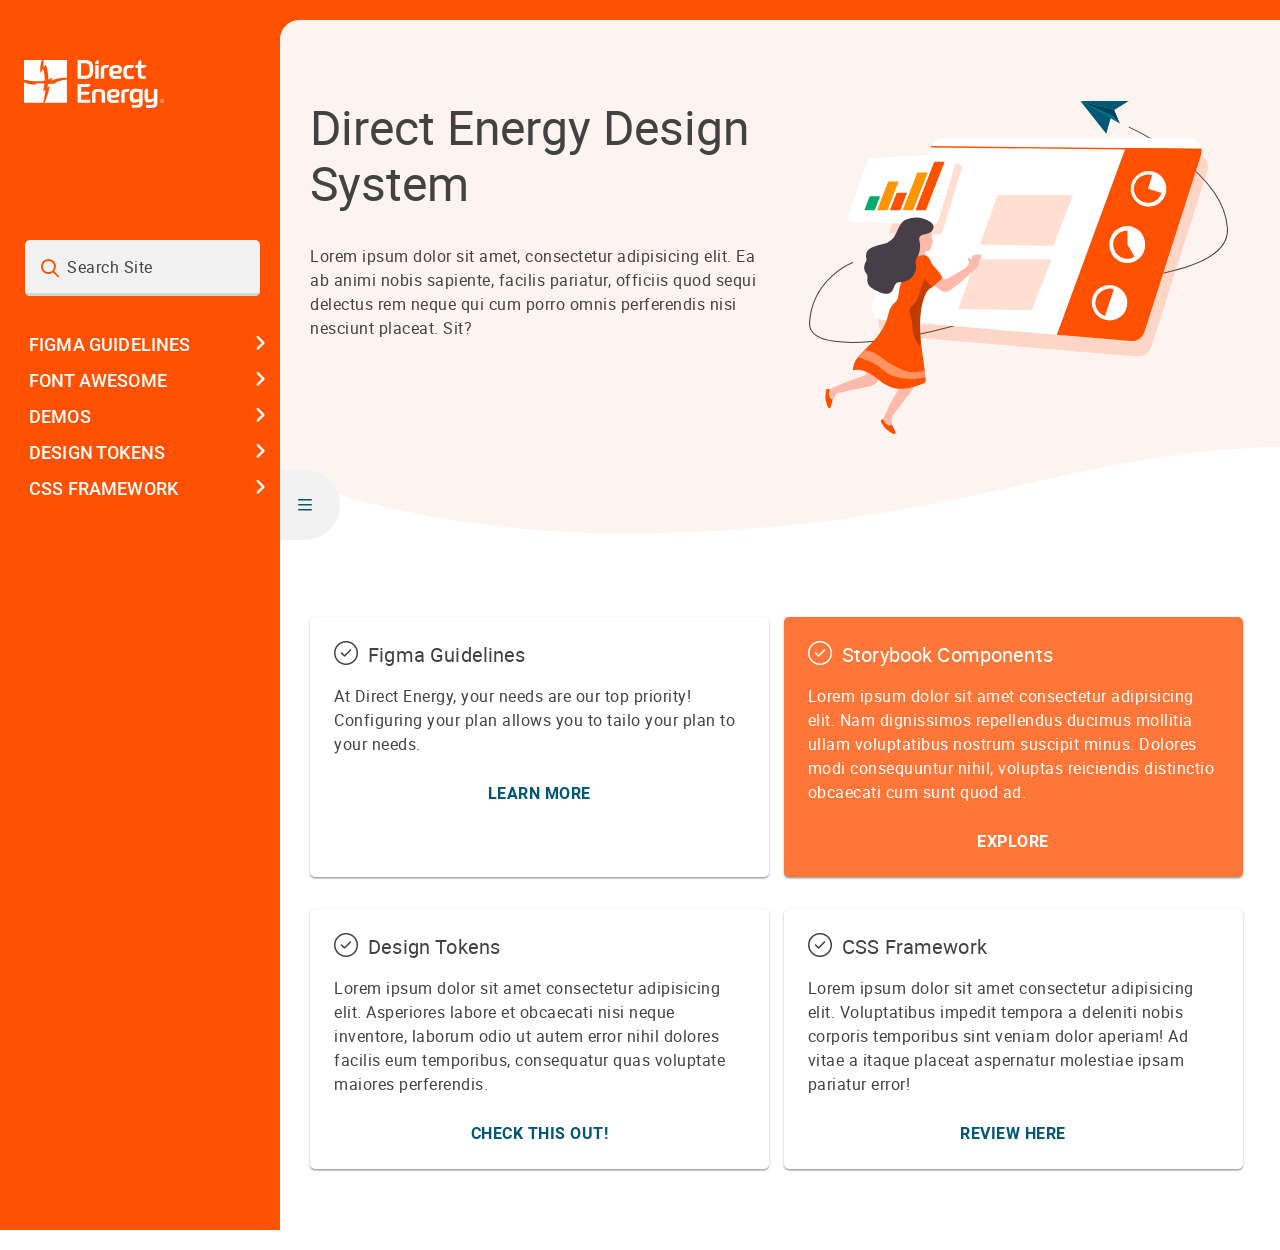
<file: index.html>
<!doctype html><html lang="en"><head><meta charset="utf-8"/><meta name="viewport" content="width=device-width,initial-scale=1"/><title>DE Design System</title><script src="index.html.js" defer="defer"></script><link rel="stylesheet" href="/assets/styles/main.css"/><link rel="stylesheet" href="/assets/styles/doc-styles.css"/><link rel="stylesheet" href="/assets/styles/custom-icons.css"/><link rel="stylesheet" href="/assets/styles/fontawesome.css"/><link rel="stylesheet" href="/assets/styles/regular.css"/><link rel="icon" href="/assets/images/favicon.ico"></head><body class="sidebar-expanded"><div id="root"></div></body></html>
</file>
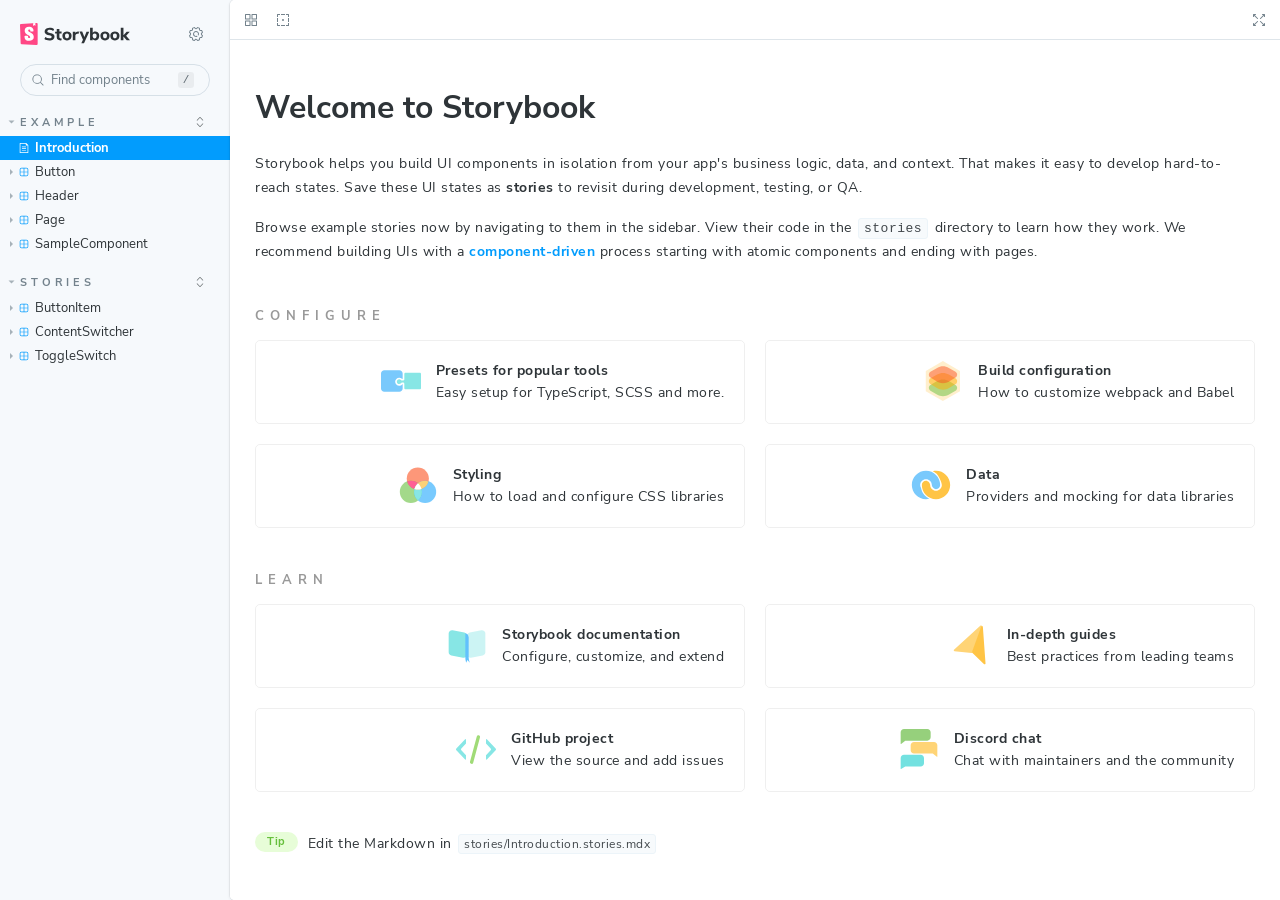
<file: storybook/index.html>
<!DOCTYPE html>
<html lang="en">
  <head>
    <meta charset="utf-8" />

    <title>@storybook/cli - Storybook</title>
    <meta name="viewport" content="width=device-width, initial-scale=1" />

    
    <link rel="icon" type="image/svg+xml" href="./favicon.svg" />
    
    <link
      rel="prefetch"
      href="./sb-common-assets/nunito-sans-regular.woff2"
      as="font"
      type="font/woff2"
      crossorigin
    />
    <link
      rel="prefetch"
      href="./sb-common-assets/nunito-sans-bold.woff2"
      as="font"
      type="font/woff2"
      crossorigin
    />
    <link rel="stylesheet" href="./sb-common-assets/fonts.css" />

    <link href="./sb-manager/runtime.mjs" rel="modulepreload" />

    
    <link href="./sb-addons/links-0/manager-bundle.mjs" rel="modulepreload" />
    
    <link href="./sb-addons/essentials-controls-1/manager-bundle.mjs" rel="modulepreload" />
    
    <link href="./sb-addons/essentials-actions-2/manager-bundle.mjs" rel="modulepreload" />
    
    <link href="./sb-addons/essentials-backgrounds-3/manager-bundle.mjs" rel="modulepreload" />
    
    <link href="./sb-addons/essentials-viewport-4/manager-bundle.mjs" rel="modulepreload" />
    
    <link href="./sb-addons/essentials-toolbars-5/manager-bundle.mjs" rel="modulepreload" />
    
    <link href="./sb-addons/essentials-measure-6/manager-bundle.mjs" rel="modulepreload" />
    
    <link href="./sb-addons/essentials-outline-7/manager-bundle.mjs" rel="modulepreload" />
    
    <link href="./sb-addons/interactions-8/manager-bundle.mjs" rel="modulepreload" />
       

    <style>
      #storybook-root[hidden] {
        display: none !important;
      }
    </style>

    
  </head>
  <body>
    <div id="root"></div>

    
    <script>
      
        
          window['FEATURES'] = {
  "warnOnLegacyHierarchySeparator": true,
  "buildStoriesJson": false,
  "storyStoreV7": true,
  "argTypeTargetsV7": true,
  "legacyDecoratorFileOrder": false
};
        
      
        
          window['REFS'] = {};
        
      
        
          window['LOGLEVEL'] = "info";
        
      
        
          window['DOCS_OPTIONS'] = {
  "defaultName": "Docs",
  "autodocs": "tag"
};
        
      
        
          window['CONFIG_TYPE'] = "PRODUCTION";
        
      
        
      
        
      
        
      
        
      
    </script>
    

    <script type="module">
      import './sb-manager/runtime.mjs';

      
      import './sb-addons/links-0/manager-bundle.mjs';
      
      import './sb-addons/essentials-controls-1/manager-bundle.mjs';
      
      import './sb-addons/essentials-actions-2/manager-bundle.mjs';
      
      import './sb-addons/essentials-backgrounds-3/manager-bundle.mjs';
      
      import './sb-addons/essentials-viewport-4/manager-bundle.mjs';
      
      import './sb-addons/essentials-toolbars-5/manager-bundle.mjs';
      
      import './sb-addons/essentials-measure-6/manager-bundle.mjs';
      
      import './sb-addons/essentials-outline-7/manager-bundle.mjs';
      
      import './sb-addons/interactions-8/manager-bundle.mjs';
      
    </script>

    <link href="./sb-preview/runtime.mjs" rel="prefetch" as="script" />
  </body>
</html>
</file>
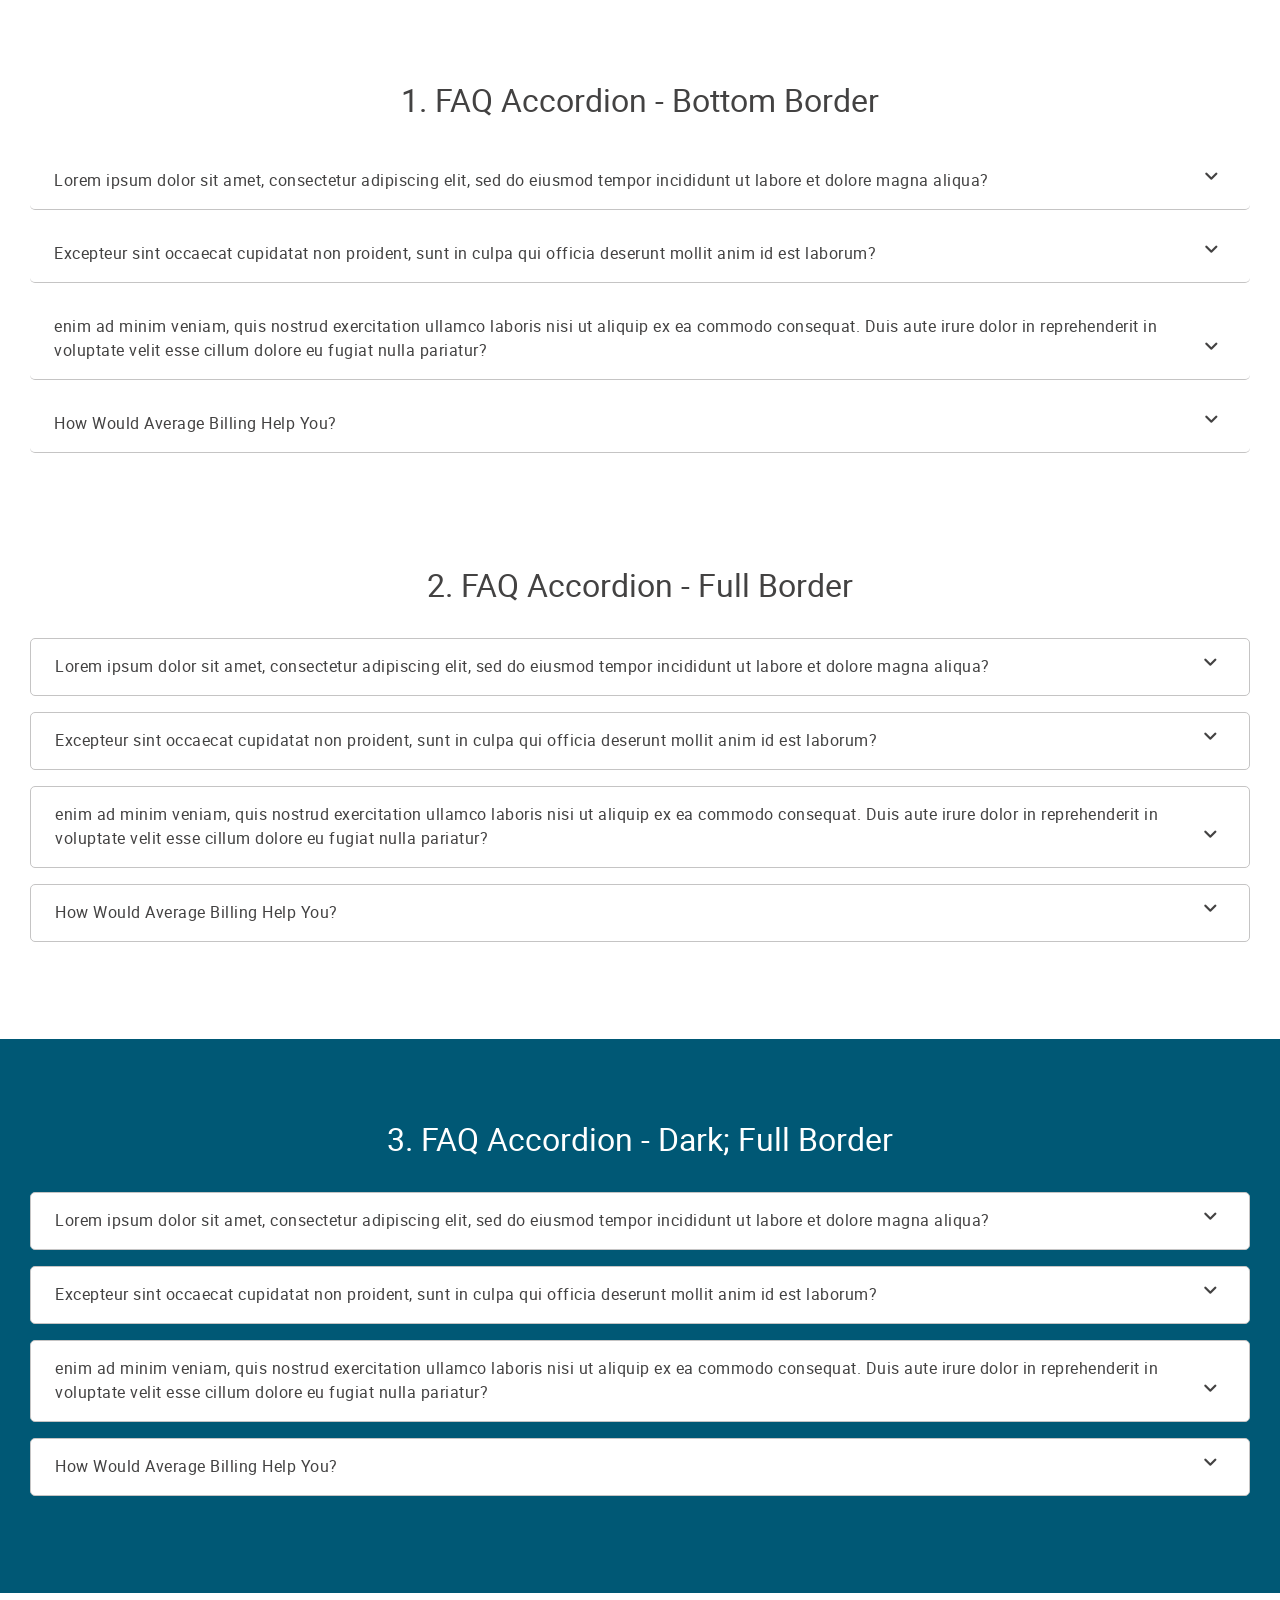
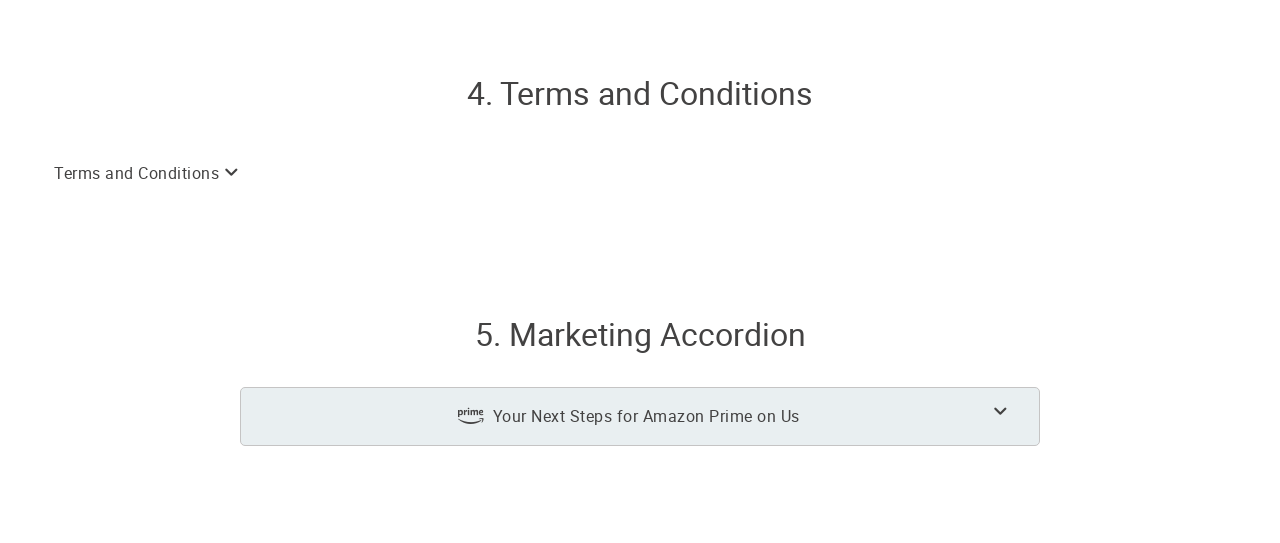
<file: demos/accordions/index.html>
<!doctype html><html lang="en"><head><meta charset="utf-8"/><meta name="viewport" content="width=device-width,initial-scale=1"/><title>React/Typescript Starter</title><script src="../../demos/accordions/index.html.js" defer="defer"></script><link rel="stylesheet" href="/assets/styles/main.css"/><link rel="stylesheet" href="/assets/styles/custom-icons.css"/><link rel="stylesheet" href="/assets/styles/fontawesome.css"/><link rel="stylesheet" href="/assets/styles/regular.css"/><link rel="icon" href="/assets/images/favicon.ico"></head><body><div id="root"></div></body></html>
</file>
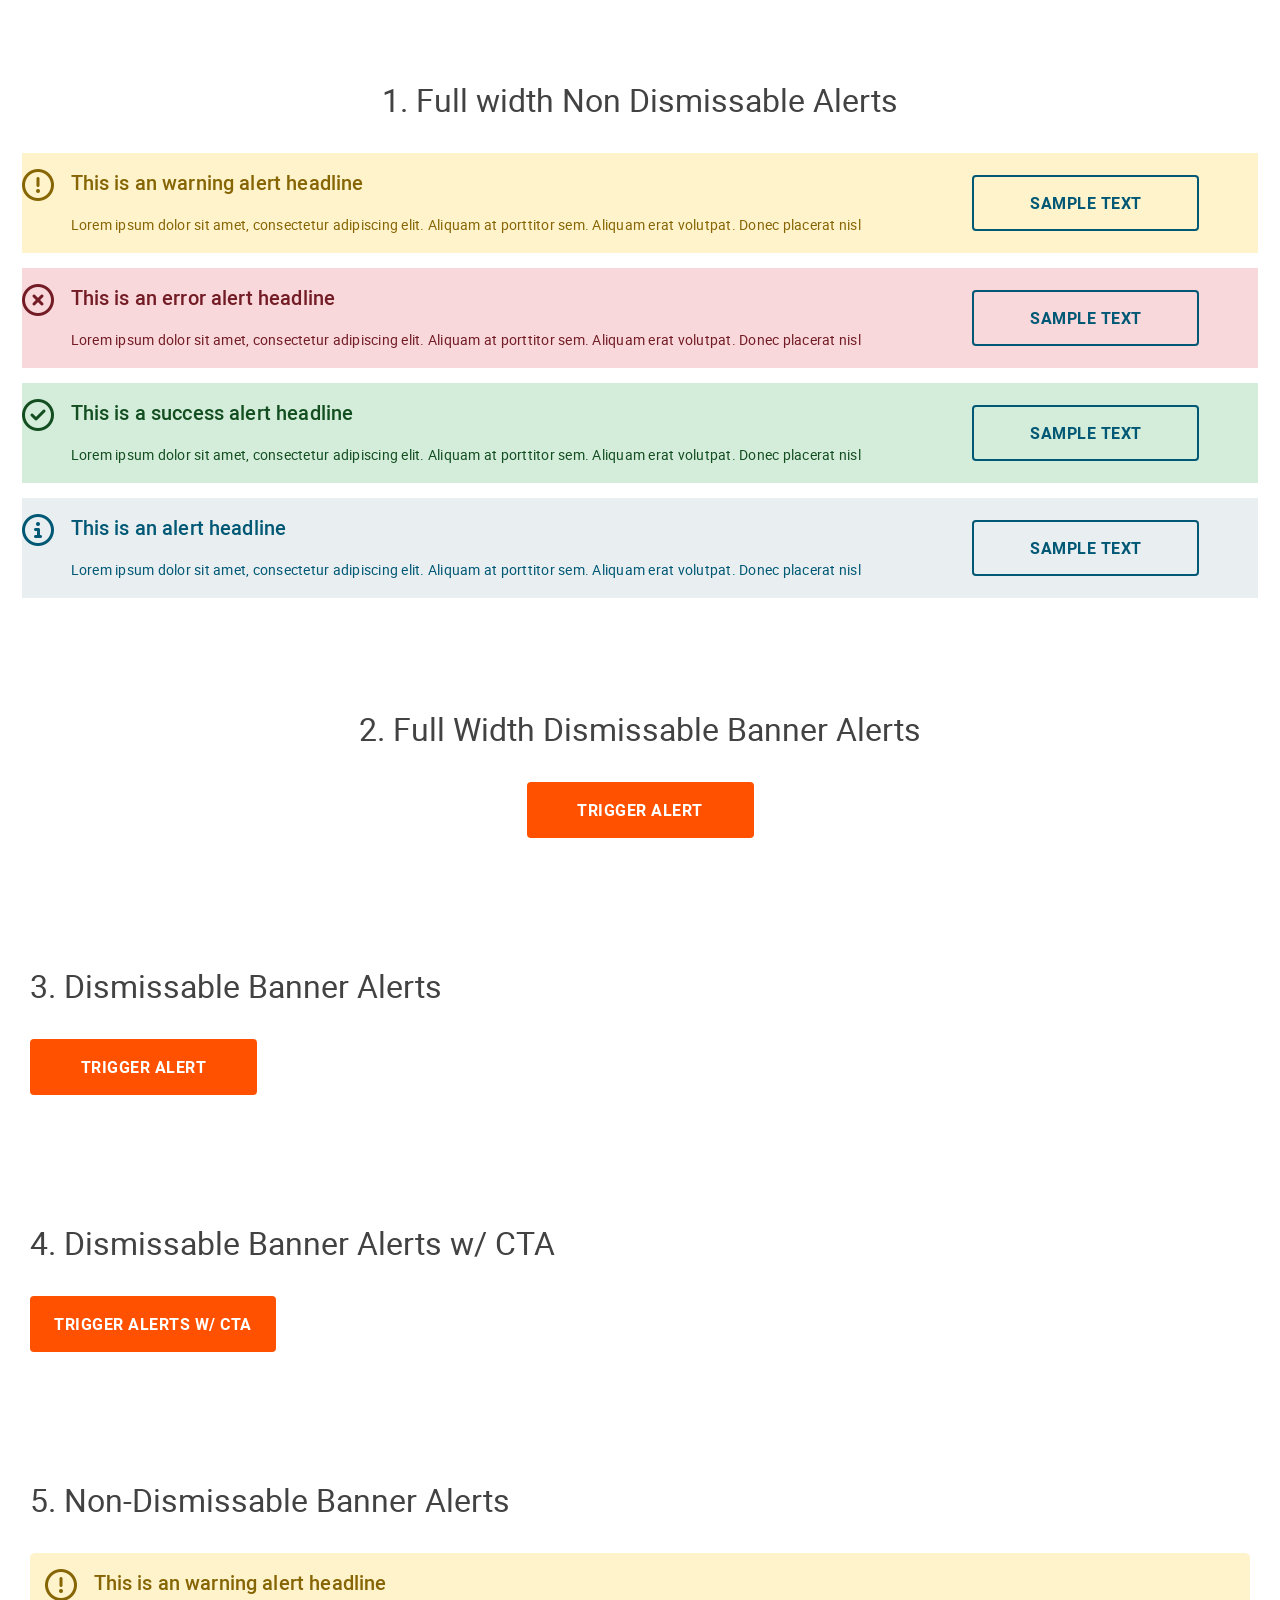
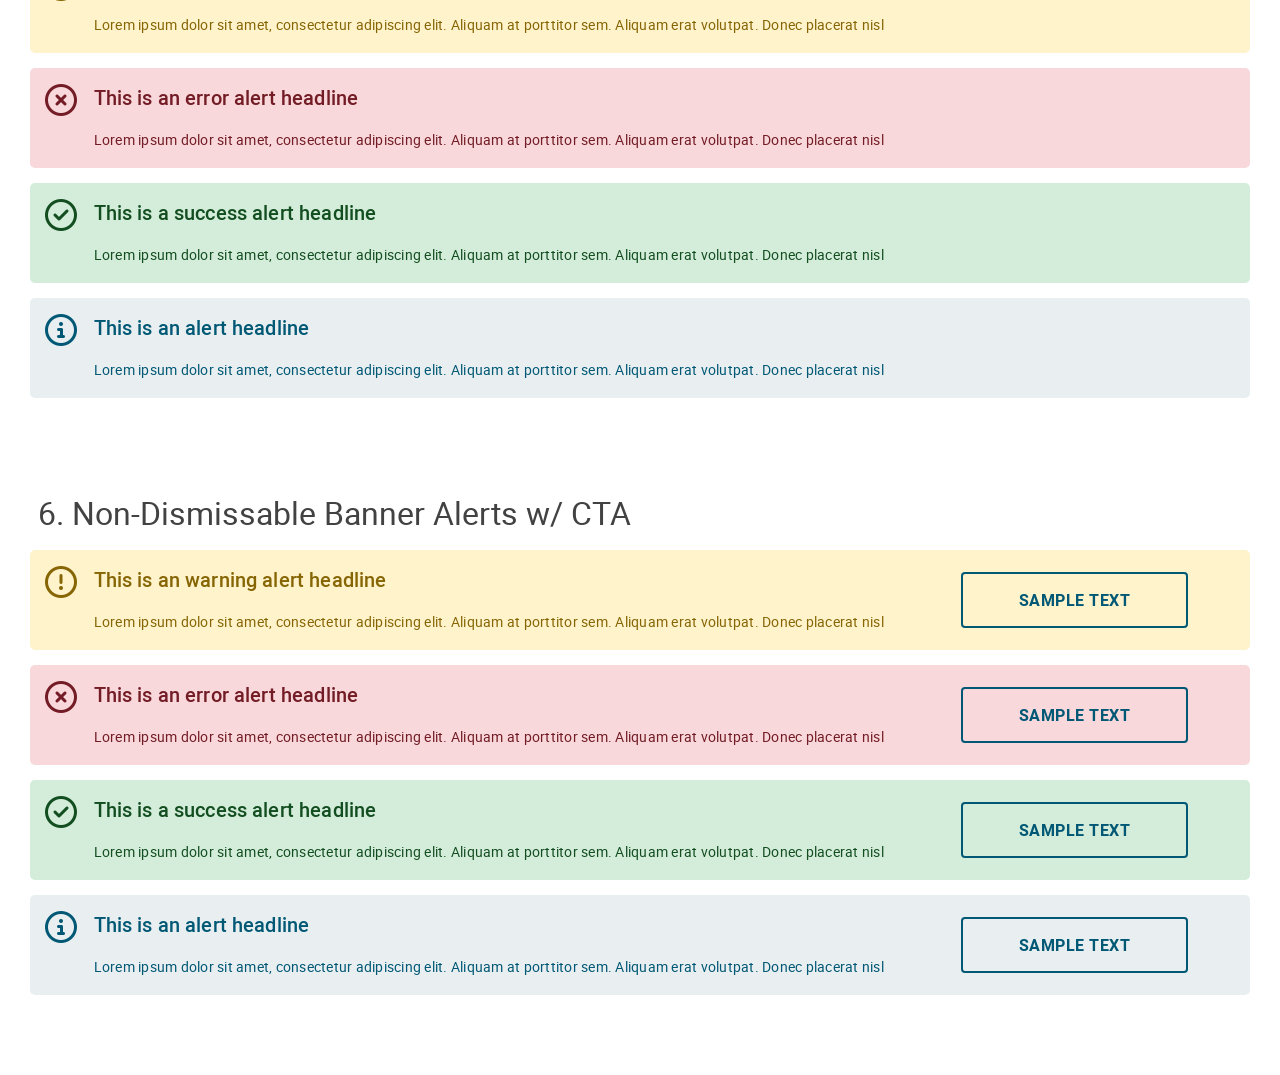
<file: demos/alerts/index.html>
<!doctype html><html lang="en"><head><meta charset="UTF-8"/><meta http-equiv="X-UA-Compatible" content="IE=edge"/><meta name="viewport" content="width=device-width,initial-scale=1"/><title>Banner Alert Demo</title><link rel="stylesheet" href="../../assets/styles/main.css"/><link rel="stylesheet" href="../../assets/styles/custom-icons.css"/><link rel="stylesheet" href="../../assets/styles/fontawesome.css"/><link rel="stylesheet" href="../../assets/styles/regular.css"/><link rel="icon" href="../../assets/images/favicon.ico"><script src="../alerts/index.html.js" defer="defer"></script></head><body><section class="full-width"><div class="container"><div class="row"><div class="col"><h2 class="fs--text-center">1. Full width Non Dismissable Alerts</h2></div><div class="col"><div class="full-width-banner-alerts"><div class="alert-container bg--warning-background" data-ref="module_systemAlert_50119"><div data-alert-message data-message-type="warning" data-status="active"><div class="row"><div class="alert-msg col--lg-9"><h4 class="alert-head">This is an warning alert headline</h4><span class="p-2">Lorem ipsum dolor sit amet, consectetur adipiscing elit. Aliquam at porttitor sem. Aliquam erat volutpat. Donec placerat nisl</span></div><div class="alert-cta col--lg-3"><button class="btn" href="#">sample Text</button></div></div></div></div></div><div class="full-width-banner-alerts"><div class="alert-container bg--error-background" data-ref="module_systemAlert_50119"><div data-alert-message data-message-type="error" data-status="active"><div class="row"><div class="alert-msg col--lg-9"><h4 class="alert-head">This is an error alert headline</h4><span class="p-2">Lorem ipsum dolor sit amet, consectetur adipiscing elit. Aliquam at porttitor sem. Aliquam erat volutpat. Donec placerat nisl</span></div><div class="alert-cta col--lg-3"><button class="btn" href="#">sample Text</button></div></div></div></div></div><div class="full-width-banner-alerts"><div class="alert-container bg--success-background" data-ref="module_systemAlert_50119"><div data-alert-message data-message-type="success" data-status="active"><div class="row"><div class="alert-msg col--lg-9"><h4 class="alert-head">This is a success alert headline</h4><span class="p-2">Lorem ipsum dolor sit amet, consectetur adipiscing elit. Aliquam at porttitor sem. Aliquam erat volutpat. Donec placerat nisl</span></div><div class="alert-cta col--lg-3"><button class="btn" href="#">sample Text</button></div></div></div></div></div><div class="full-width-banner-alerts"><div class="alert-container bg--info-background" data-ref="module_systemAlert_50119"><div data-alert-message data-message-type="message" data-status="active"><div class="row"><div class="alert-msg col--lg-9"><h4 class="alert-head">This is an alert headline</h4><span class="p-2">Lorem ipsum dolor sit amet, consectetur adipiscing elit. Aliquam at porttitor sem. Aliquam erat volutpat. Donec placerat nisl</span></div><div class="alert-cta col--lg-3"><button class="btn" href="#">sample Text</button></div></div></div></div></div></div></div></div></section><section class="full-width"><div class="container bdr-clr--gray-disabled"><div class="row"><div class="col"><h2 class="fs--text-center">2. Full Width Dismissable Banner Alerts</h2></div><div class="col fs--text-center"><button class="btn--primary" onclick="window.triggerAlertsFullWidth();">Trigger Alert</button></div><div class="col"><div class="full-width-dismissable-banner-alerts"></div></div></div></div></section><section><div class="container"><div class="row"><div class="col"><h2>3. Dismissable Banner Alerts</h2></div><div class="col"><button class="btn--primary" onclick="window.triggerAlerts();">Trigger Alert</button></div><div class="col"><div class="banner-alerts"></div></div></div></div></section><section><div class="container"><div class="row"><div class="col"><h2>4. Dismissable Banner Alerts w/ CTA</h2></div><div class="col"><button class="btn--primary" onclick="triggerAlertsWithButton();">Trigger Alerts w/ CTA</button></div><div class="col"><div class="cta-banner-alerts"></div></div></div></div></section><section><div class="container"><div class="row"><div class="col"><h2>5. Non-Dismissable Banner Alerts</h2></div><div class="col"><div class="banner-alerts"><div class="alert-container bg--warning-background" data-ref="module_systemAlert_50119"><div data-alert-message data-message-type="warning" data-status="active"><div class="row"><div class="alert-msg col--lg-12"><h4 class="alert-head">This is an warning alert headline</h4><span class="p-2">Lorem ipsum dolor sit amet, consectetur adipiscing elit. Aliquam at porttitor sem. Aliquam erat volutpat. Donec placerat nisl</span></div></div></div></div></div><div class="banner-alerts"><div class="alert-container bg--error-background" data-ref="module_systemAlert_50119"><div data-alert-message data-message-type="error" data-status="active"><div class="row"><div class="alert-msg col--lg-12"><h4 class="alert-head">This is an error alert headline</h4><span class="p-2">Lorem ipsum dolor sit amet, consectetur adipiscing elit. Aliquam at porttitor sem. Aliquam erat volutpat. Donec placerat nisl</span></div></div></div></div></div><div class="banner-alerts"><div class="alert-container bg--success-background" data-ref="module_systemAlert_50119"><div data-alert-message data-message-type="success" data-status="active"><div class="row"><div class="alert-msg col--lg-12"><h4 class="alert-head">This is a success alert headline</h4><span class="p-2">Lorem ipsum dolor sit amet, consectetur adipiscing elit. Aliquam at porttitor sem. Aliquam erat volutpat. Donec placerat nisl</span></div></div></div></div></div><div class="banner-alerts"><div class="alert-container bg--info-background" data-ref="module_systemAlert_50119"><div data-alert-message data-message-type="message" data-status="active"><div class="row"><div class="alert-msg col--lg-12"><h4 class="alert-head">This is an alert headline</h4><span class="p-2">Lorem ipsum dolor sit amet, consectetur adipiscing elit. Aliquam at porttitor sem. Aliquam erat volutpat. Donec placerat nisl</span></div></div></div></div></div></div></div></div></section><section><div class="container"><div class="col"><h2>6. Non-Dismissable Banner Alerts w/ CTA</h2></div><div class="banner-alerts"><div class="alert-container bg--warning-background" data-ref="module_systemAlert_50119"><div data-alert-message data-message-type="warning" data-status="active"><div class="row"><div class="alert-msg col--lg-9"><h4 class="alert-head">This is an warning alert headline</h4><span class="p-2">Lorem ipsum dolor sit amet, consectetur adipiscing elit. Aliquam at porttitor sem. Aliquam erat volutpat. Donec placerat nisl</span></div><div class="alert-cta col--lg-3"><button class="btn" href="#">sample Text</button></div></div></div></div></div><div class="banner-alerts"><div class="alert-container bg--error-background" data-ref="module_systemAlert_50119"><div data-alert-message data-message-type="error" data-status="active"><div class="row"><div class="alert-msg col--lg-9"><h4 class="alert-head">This is an error alert headline</h4><span class="p-2">Lorem ipsum dolor sit amet, consectetur adipiscing elit. Aliquam at porttitor sem. Aliquam erat volutpat. Donec placerat nisl</span></div><div class="alert-cta col--lg-3"><button class="btn" href="#">sample Text</button></div></div></div></div></div><div class="banner-alerts"><div class="alert-container bg--success-background" data-ref="module_systemAlert_50119"><div data-alert-message data-message-type="success" data-status="active"><div class="row"><div class="alert-msg col--lg-9"><h4 class="alert-head">This is a success alert headline</h4><span class="p-2">Lorem ipsum dolor sit amet, consectetur adipiscing elit. Aliquam at porttitor sem. Aliquam erat volutpat. Donec placerat nisl</span></div><div class="alert-cta col--lg-3"><button class="btn" href="#">sample Text</button></div></div></div></div></div><div class="banner-alerts"><div class="alert-container bg--info-background" data-ref="module_systemAlert_50119"><div data-alert-message data-message-type="message" data-status="active"><div class="row"><div class="alert-msg col--lg-9"><h4 class="alert-head">This is an alert headline</h4><span class="p-2">Lorem ipsum dolor sit amet, consectetur adipiscing elit. Aliquam at porttitor sem. Aliquam erat volutpat. Donec placerat nisl</span></div><div class="alert-cta col--lg-3"><button class="btn" href="#">sample Text</button></div></div></div></div></div></div></section></body></html>
</file>
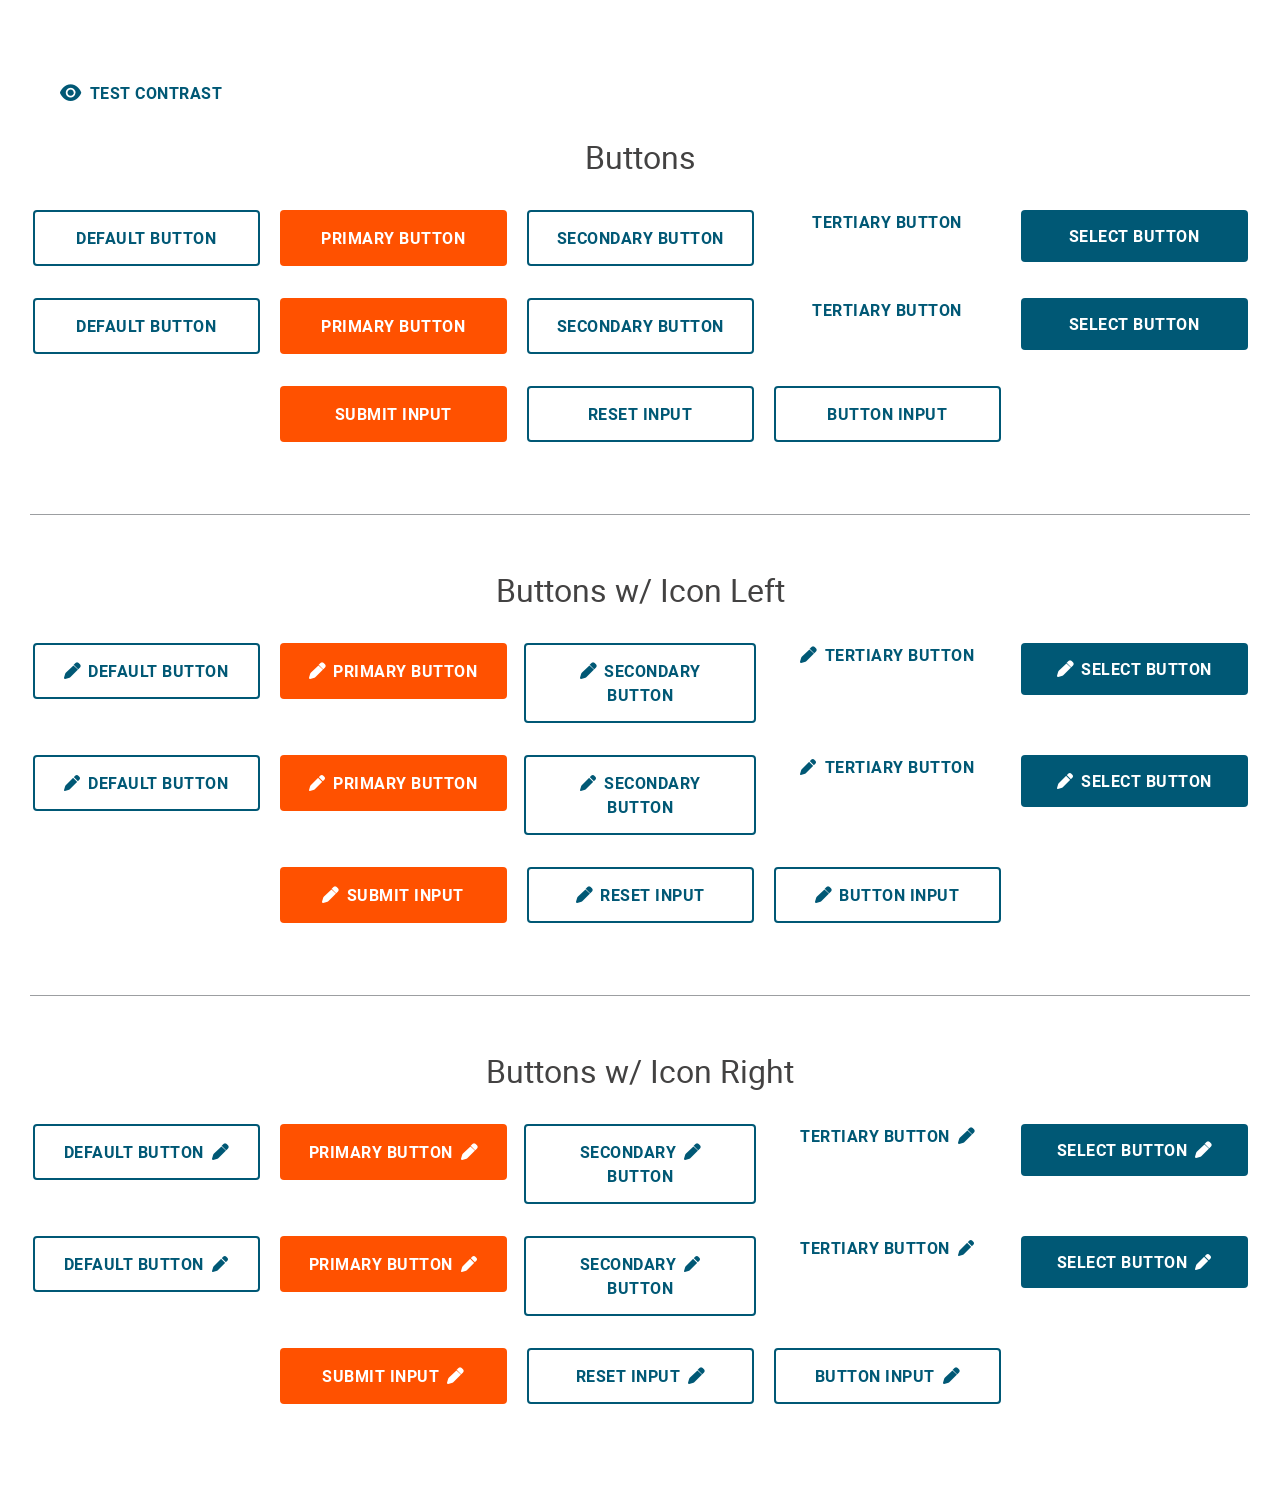
<file: demos/buttons/index.html>
<!doctype html><html lang="en"><head><meta charset="UTF-8"/><meta http-equiv="X-UA-Compatible" content="IE=edge"/><meta name="viewport" content="width=device-width,initial-scale=1"/><link rel="stylesheet" href="../../assets/styles/main.css"/><link rel="stylesheet" href="../../assets/styles/custom-icons.css"/><link rel="stylesheet" href="../../assets/styles/fontawesome.css"/><link rel="stylesheet" href="../../assets/styles/regular.css"/><link rel="icon" href="../../assets/images/favicon.ico"><script src="../../demos/buttons/index.html.js" defer="defer"></script><title>Buttons</title></head><body><section><div class="container"><div class="row"><div class="col"><p class="pd-l--30"><button class="btn--tertiary" id="contrast"><i class="fak fa-eye-solid"></i>Test Contrast</button></p></div><div class="col"><h2 class="fs--text-center">Buttons</h2><div class="row even-5--md fs--text-center row--h-align-center"><div class="col--md-odd-1"><button>Default Button</button></div><div class="col--md-odd-1"><button class="btn--primary">Primary Button</button></div><div class="col--md-odd-1"><button class="btn--secondary">Secondary Button</button></div><div class="col--md-odd-1"><button class="btn--tertiary">Tertiary Button</button></div><div class="col--md-odd-1"><button class="selected">Select Button</button></div><div class="col--md-odd-1"><a href="#" class="btn">Default Button</a></div><div class="col--md-odd-1"><a href="#" class="btn btn--primary">Primary Button</a></div><div class="col--md-odd-1"><a href="#" class="btn btn--secondary">Secondary Button</a></div><div class="col--md-odd-1"><a href="#" class="btn btn--tertiary">Tertiary Button</a></div><div class="col--md-odd-1"><a href="#" class="btn selected">Select Button</a></div><div class="col--md-odd-1"><input type="submit" value="Submit Input" class="center-block"/></div><div class="col--md-odd-1"><input type="reset" value="Reset Input" class="center-block"/></div><div class="col--md-odd-1"><input type="button" value="Button Input" class="center-block"/></div></div></div></div><hr class="mg-t--40 mg-b--40"/><div class="row"><div class="col"><h2 class="fs--text-center">Buttons w/ Icon Left</h2><div class="row even-5--md fs--text-center row--h-align-center"><div class="col--md-odd-1"><button><i class="fak fa-pen-solid" aria-hidden="true"></i>Default Button</button></div><div class="col--md-odd-1"><button class="btn--primary" aria-hidden="true"><i class="fak fa-pen-solid"></i>Primary Button</button></div><div class="col--md-odd-1"><button class="btn--secondary" aria-hidden="true"><i class="fak fa-pen-solid"></i>Secondary Button</button></div><div class="col--md-odd-1"><button class="btn--tertiary" aria-hidden="true"><i class="fak fa-pen-solid"></i>Tertiary Button</button></div><div class="col--md-odd-1"><button class="selected" aria-hidden="true"><i class="fak fa-pen-solid"></i>Select Button</button></div><div class="col--md-odd-1"><a href="#" class="btn"><i class="fak fa-pen-solid"></i>Default Button</a></div><div class="col--md-odd-1"><a href="#" class="btn btn--primary"><i class="fak fa-pen-solid"></i>Primary Button</a></div><div class="col--md-odd-1"><a href="#" class="btn btn--secondary"><i class="fak fa-pen-solid"></i>Secondary Button</a></div><div class="col--md-odd-1"><a href="#" class="btn btn--tertiary"><i class="fak fa-pen-solid"></i>Tertiary Button</a></div><div class="col--md-odd-1"><a href="#" class="btn selected"><i class="fak fa-pen-solid"></i>Select Button</a></div><div class="col--md-odd-1"><label for="submit"><i class="fak fa-pen-solid" aria-hidden="true"></i><input type="submit" value="Submit Input" class="icon fa-pen-solid"/></label></div><div class="col--md-odd-1"><label for="reset"><i class="fak fa-pen-solid" aria-hidden="true"></i><input type="reset" value="Reset Input" class="center-block icon fa-pen-solid"/></label></div><div class="col--md-odd-1"><label for="button"><i class="fak fa-pen-solid" aria-hidden="true"></i><input type="button" value="Button Input" class="center-block icon fa-pen-solid"/></label></div></div></div></div><hr class="mg-t--40 mg-b--40"/><div class="row"><div class="col"><h2 class="fs--text-center">Buttons w/ Icon Right</h2><div class="row even-5--md fs--text-center row--h-align-center"><div class="col--md-odd-1"><button class="icon-right" aria-hidden="true"><i class="fak fa-pen-solid"></i>Default Button</button></div><div class="col--md-odd-1"><button class="btn--primary icon-right" aria-hidden="true"><i class="fak fa-pen-solid"></i>Primary Button</button></div><div class="col--md-odd-1"><button class="btn--secondary icon-right" aria-hidden="true"><i class="fak fa-pen-solid"></i>Secondary Button</button></div><div class="col--md-odd-1"><button class="btn--tertiary icon-right" aria-hidden="true"><i class="fak fa-pen-solid"></i>Tertiary Button</button></div><div class="col--md-odd-1"><button class="selected icon-right" aria-hidden="true"><i class="fak fa-pen-solid"></i>Select Button</button></div><div class="col--md-odd-1"><a href="#" class="btn icon-right"><i class="fak fa-pen-solid"></i>Default Button</a></div><div class="col--md-odd-1"><a href="#" class="btn btn--primary icon-right"><i class="fak fa-pen-solid"></i>Primary Button</a></div><div class="col--md-odd-1"><a href="#" class="btn btn--secondary icon-right"><i class="fak fa-pen-solid"></i>Secondary Button</a></div><div class="col--md-odd-1"><a href="#" class="btn btn--tertiary icon-right"><i class="fak fa-pen-solid"></i>Tertiary Button</a></div><div class="col--md-odd-1"><a href="#" class="btn selected icon-right"><i class="fak fa-pen-solid"></i>Select Button</a></div><div class="col--md-odd-1"><label class="icon-right" for="submit"><i class="fak fa-pen-solid" aria-hidden="true"></i><input type="submit" value="Submit Input" class="icon fa-pen-solid"/></label></div><div class="col--md-odd-1"><label class="icon-right" for="reset"><i class="fak fa-pen-solid" aria-hidden="true"></i><input type="reset" value="Reset Input" class="center-block icon fa-pen-solid"/></label></div><div class="col--md-odd-1"><label class="icon-right" for="button"><i class="fak fa-pen-solid" aria-hidden="true"></i><input type="button" value="Button Input" class="center-block icon fa-pen-solid"/></label></div></div></div></div></div></section></body></html>
</file>
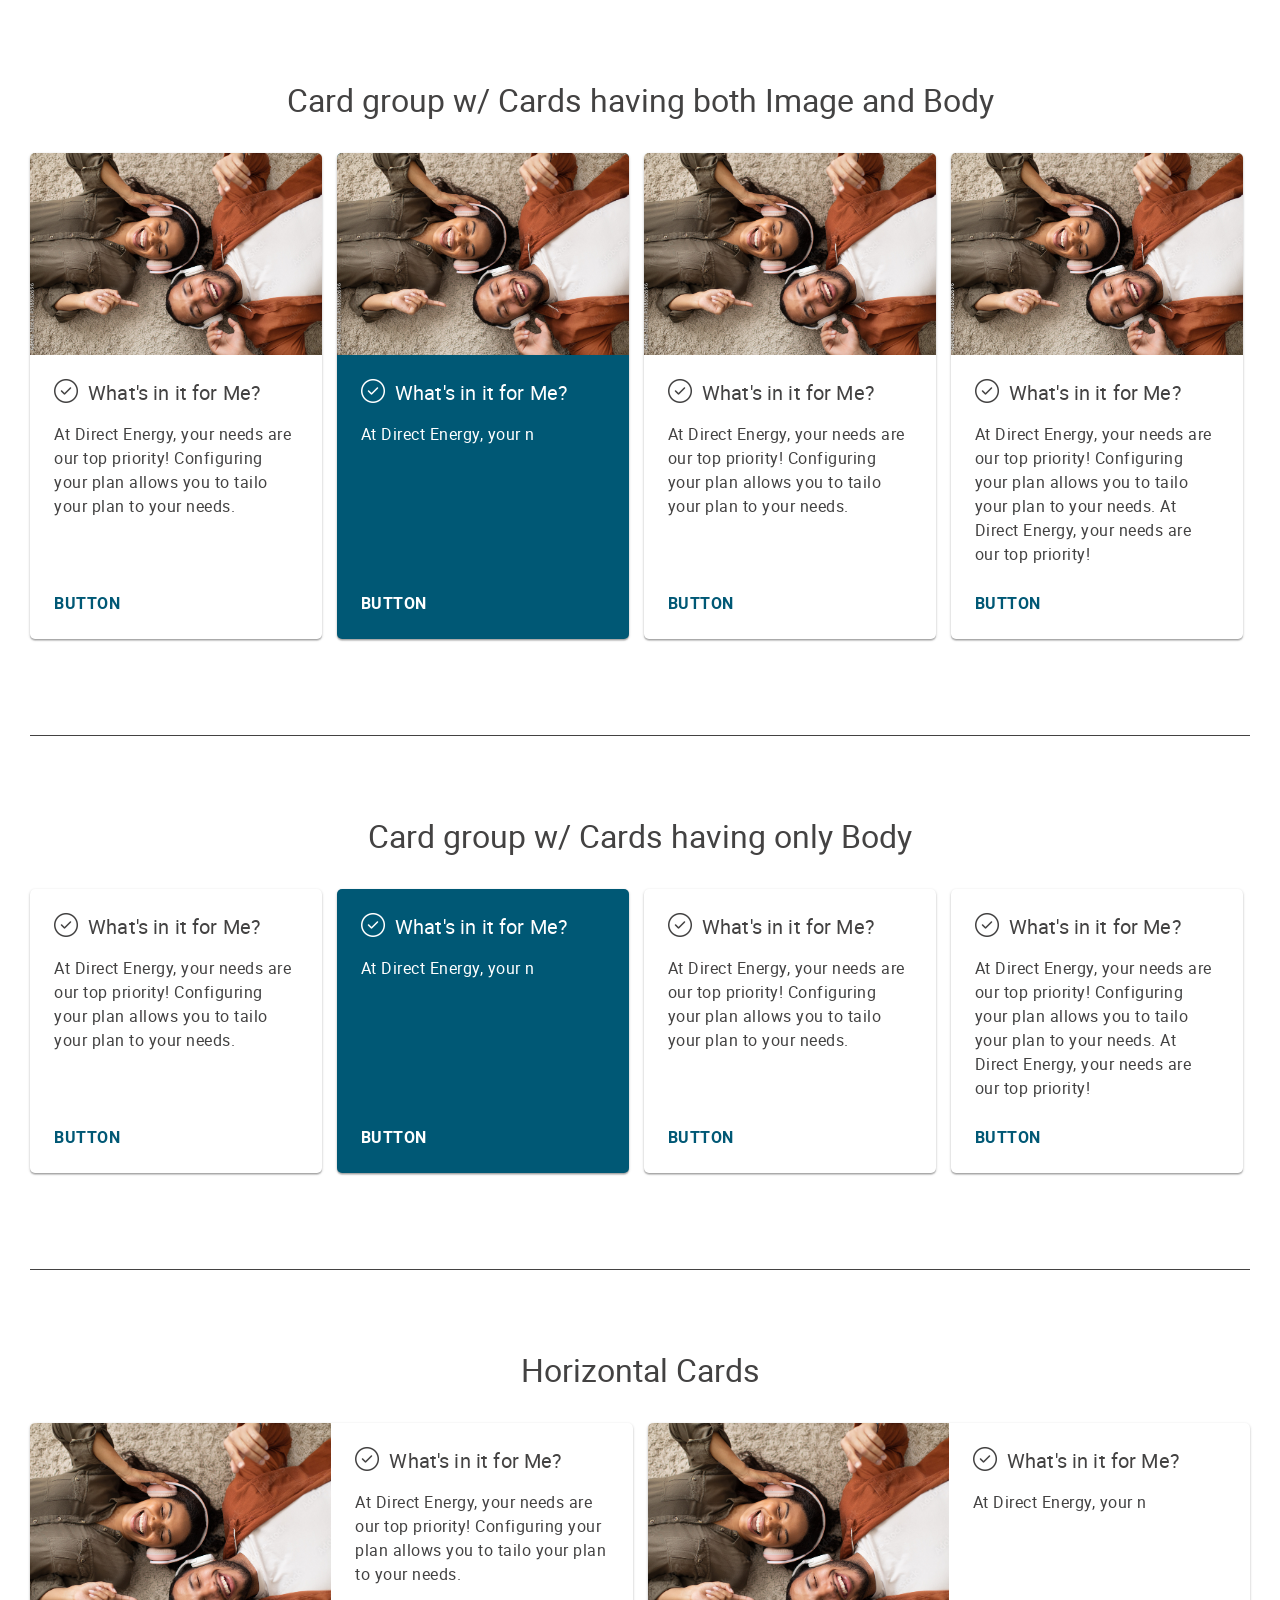
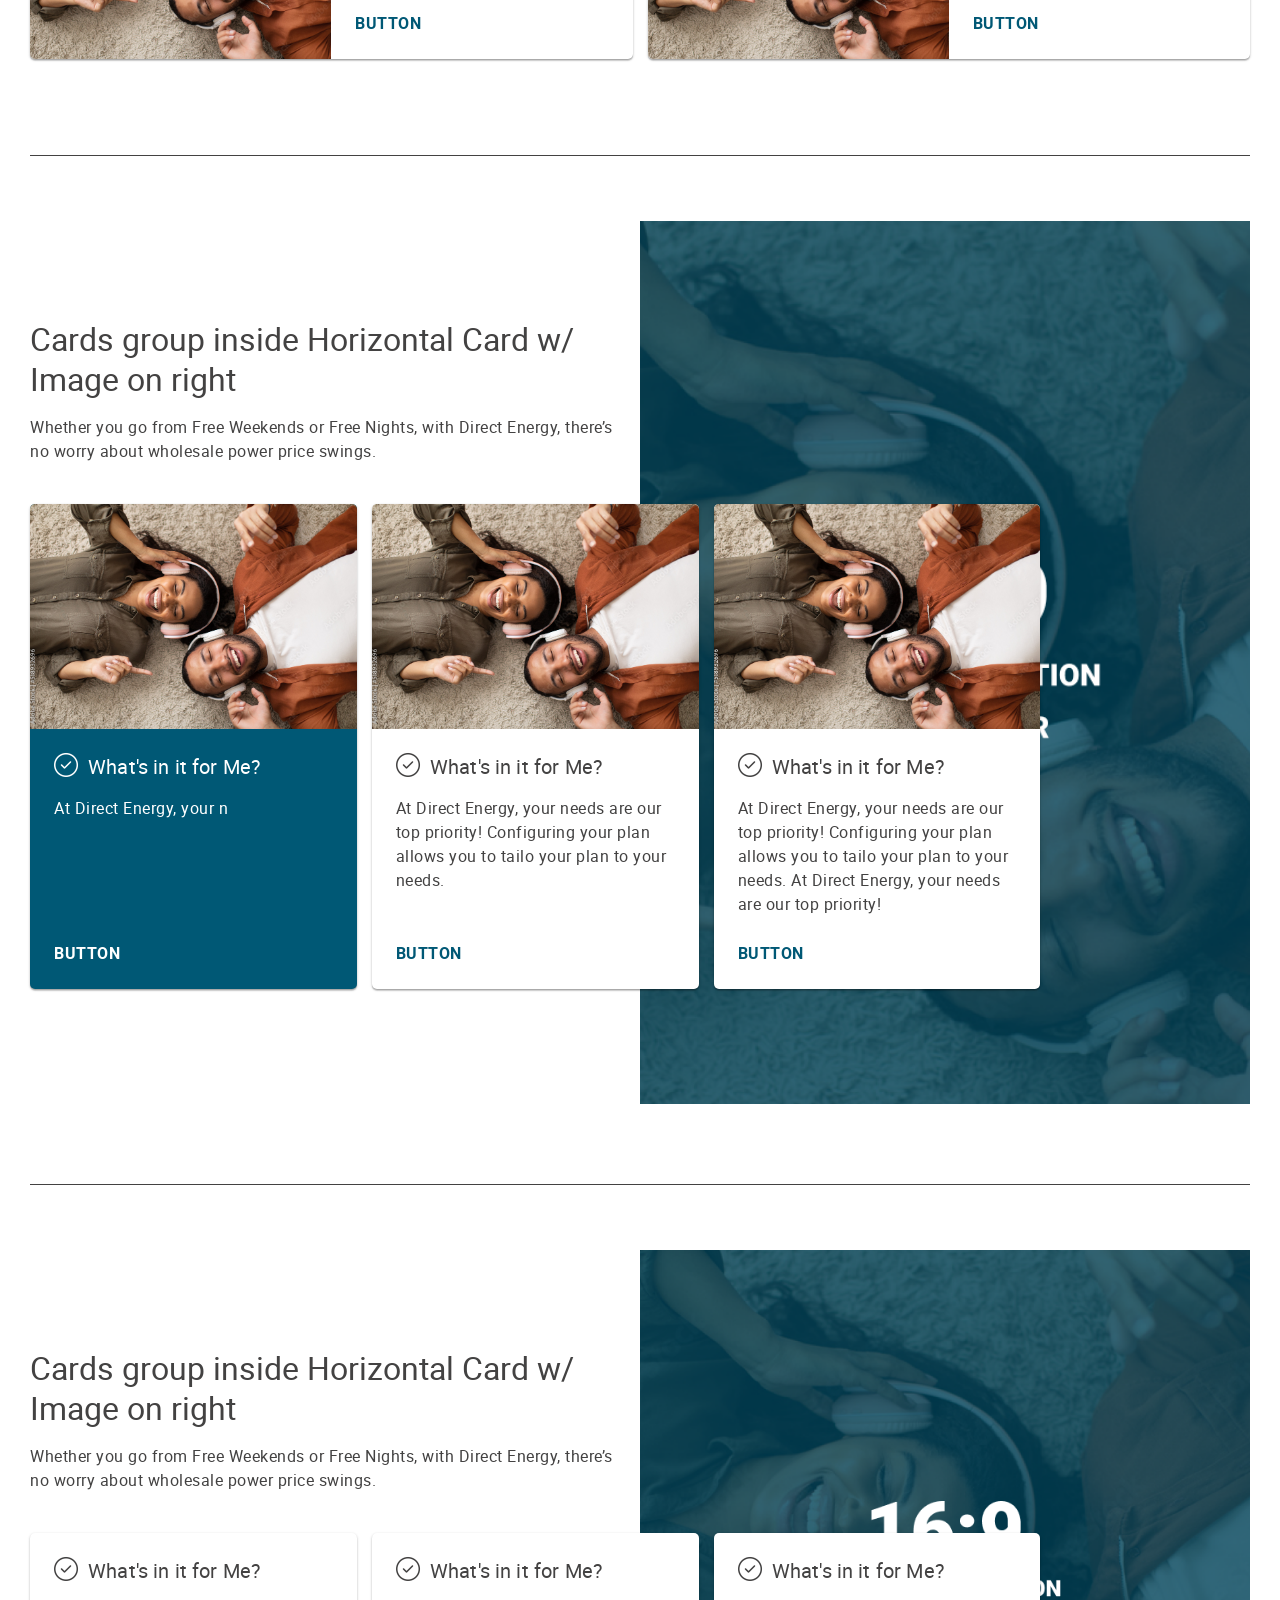
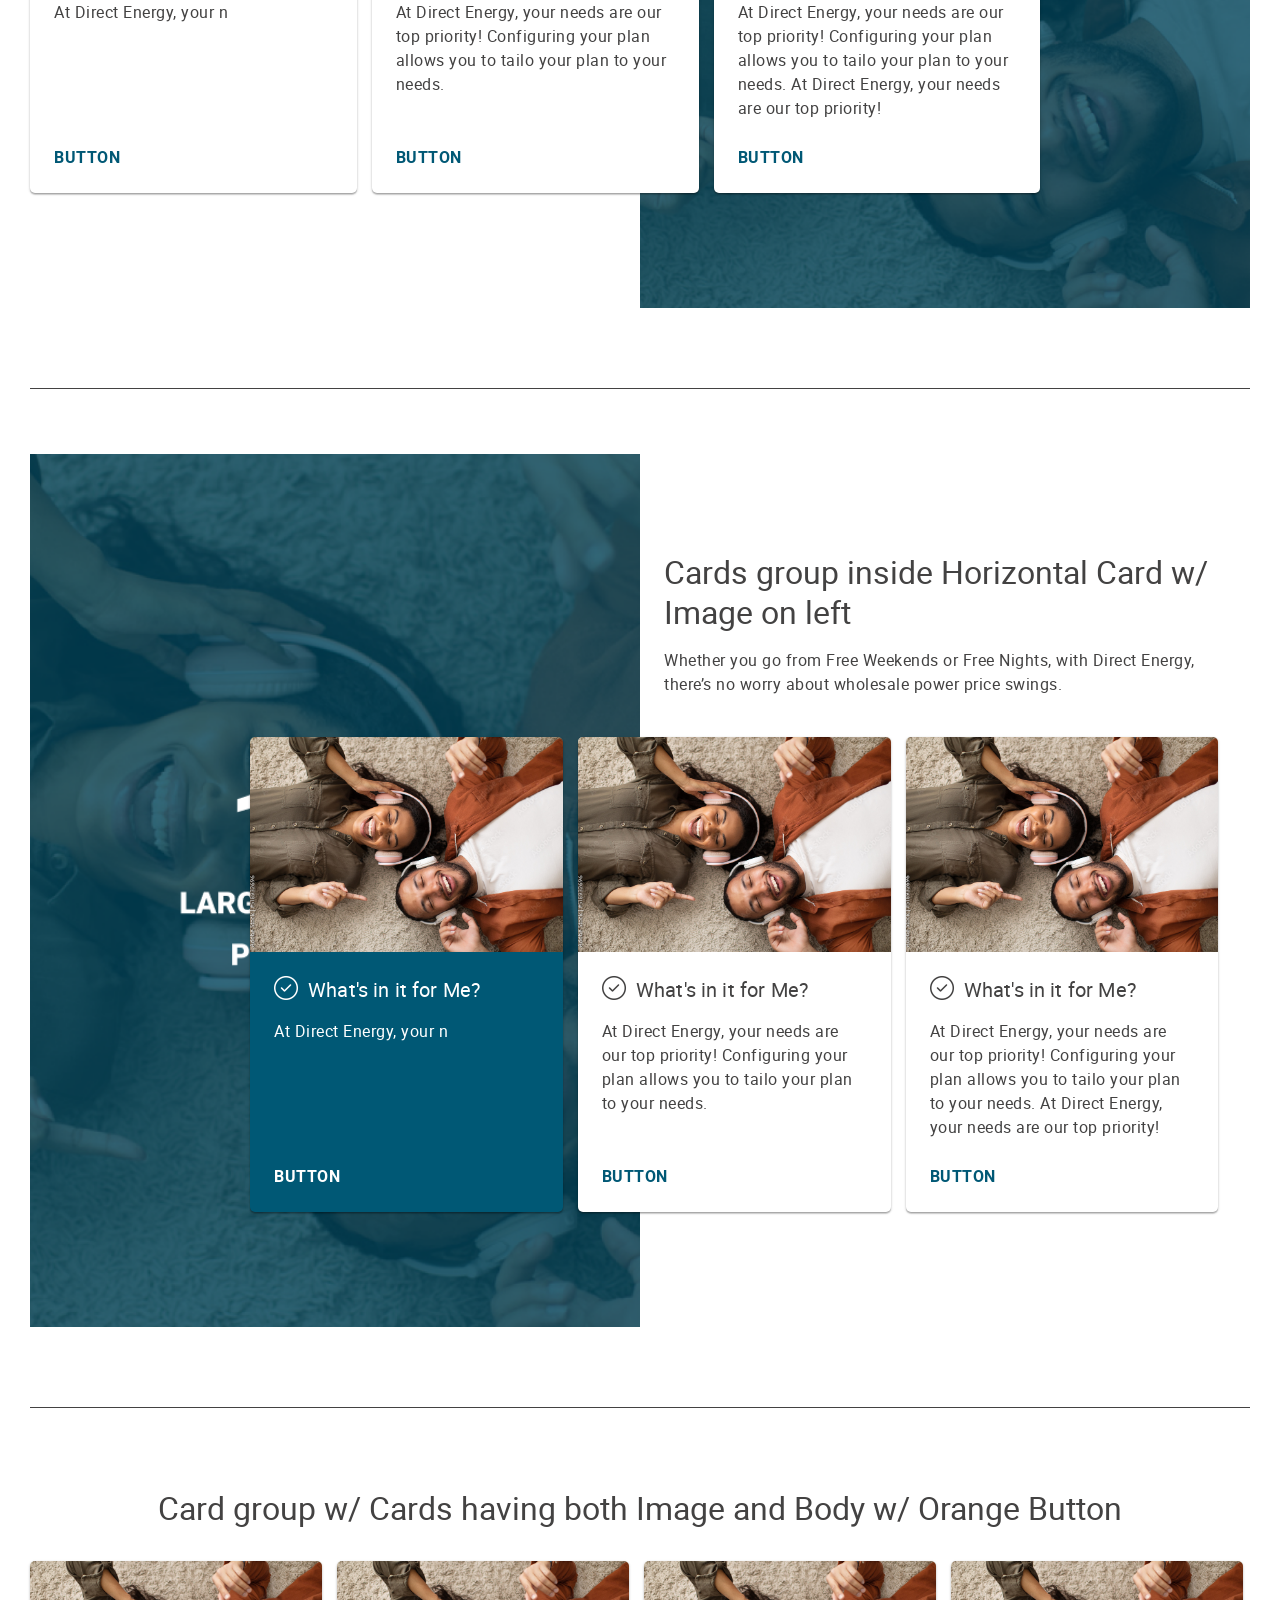
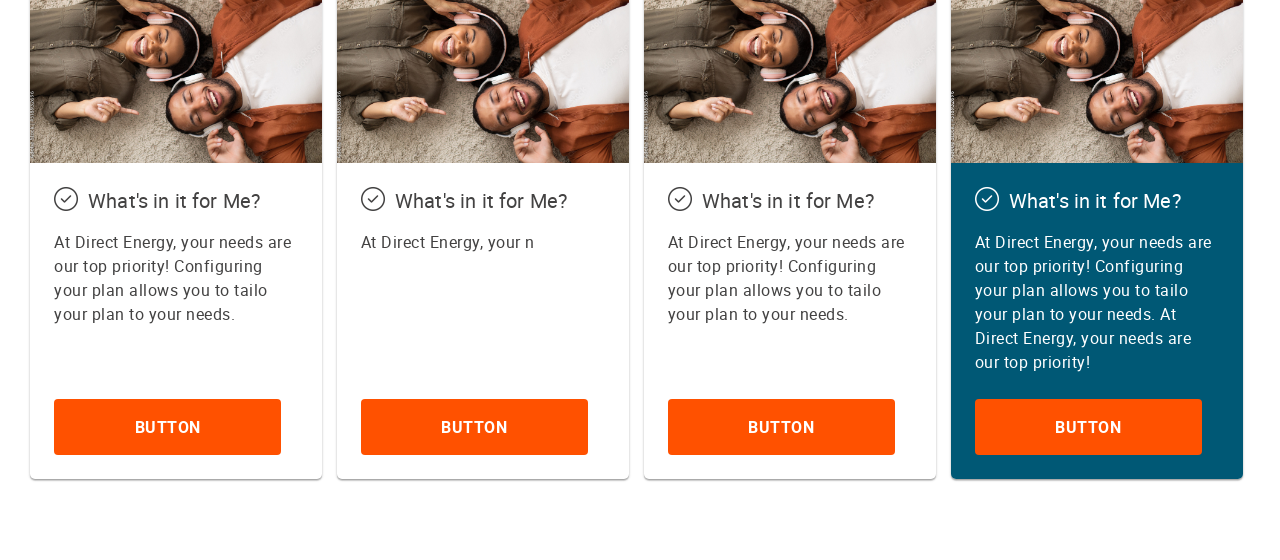
<file: demos/cards/index.html>
<!doctype html><html lang="en" class="de-theme"><head><meta charset="UTF-8"/><meta http-equiv="X-UA-Compatible" content="IE=edge"/><meta name="viewport" content="width=device-width,initial-scale=1"/><title>Cards</title><link rel="stylesheet" href="../../assets/styles/main.css"/><link rel="stylesheet" href="../../assets/styles/custom-icons.css"/><link rel="stylesheet" href="../../assets/styles/fontawesome.css"/><link rel="stylesheet" href="../../assets/styles/regular.css"/><link rel="stylesheet" href="../../assets/styles/brands.css"/><link rel="stylesheet" href="../../assets/styles/solid.css"/><link rel="stylesheet" href="../../assets/styles/light.css"/><link rel="icon" href="../../assets/images/favicon.ico"></head><body><section class="bdr-bottom"><div class="container"><div class="row fs--text-center"><div class="col"><h2>Card group w/ Cards having both Image and Body</h2></div></div><div class="row card-group"><div class="col--lg-3 card-container"><div class="card"><div class="card-img"><img src="/assets/images/card-img.jpg" alt="card-img"/></div><div class="card-body"><h4><i class="icon-md fak fa-circle-check-light"></i>What's in it for Me?</h4><p>At Direct Energy, your needs are our top priority! Configuring your plan allows you to tailo your plan to your needs.</p><button class="btn--tertiary" href="#">Button</button></div></div></div><div class="col--lg-3 card-container"><div class="card bg--tertiary-base"><div class="card-img"><img src="/assets/images/card-img.jpg" alt="card-img"/></div><div class="card-body"><h4><i class="icon-md fak fa-circle-check-light"></i>What's in it for Me?</h4><p>At Direct Energy, your n</p><button class="btn--tertiary" href="#">Button</button></div></div></div><div class="col--lg-3 card-container"><div class="card"><div class="card-img"><img src="/assets/images/card-img.jpg" alt="card-img"/></div><div class="card-body"><h4><i class="icon-md fak fa-circle-check-light"></i>What's in it for Me?</h4><p>At Direct Energy, your needs are our top priority! Configuring your plan allows you to tailo your plan to your needs.</p><button class="btn--tertiary" href="#">Button</button></div></div></div><div class="col--lg-3 card-container"><div class="card"><div class="card-img"><img src="/assets/images/card-img.jpg" alt="card-img"/></div><div class="card-body"><h4><i class="icon-md fak fa-circle-check-light"></i>What's in it for Me?</h4><p>At Direct Energy, your needs are our top priority! Configuring your plan allows you to tailo your plan to your needs. At Direct Energy, your needs are our top priority!</p><button class="btn--tertiary" href="#">Button</button></div></div></div></div></div></section><section class="bdr-bottom"><div class="container"><div class="row fs--text-center"><div class="col"><h2>Card group w/ Cards having only Body</h2></div></div><div class="row card-group"><div class="col--lg-3 card-container"><div class="card"><div class="card-body"><h4><i class="icon-md fak fa-circle-check-light"></i>What's in it for Me?</h4><p>At Direct Energy, your needs are our top priority! Configuring your plan allows you to tailo your plan to your needs.</p><button class="btn--tertiary" href="#">Button</button></div></div></div><div class="col--lg-3 card-container"><div class="card bg--tertiary-base"><div class="card-body"><h4><i class="icon-md fak fa-circle-check-light"></i>What's in it for Me?</h4><p>At Direct Energy, your n</p><button class="btn--tertiary" href="#">Button</button></div></div></div><div class="col--lg-3 card-container"><div class="card"><div class="card-body"><h4><i class="icon-md fak fa-circle-check-light"></i>What's in it for Me?</h4><p>At Direct Energy, your needs are our top priority! Configuring your plan allows you to tailo your plan to your needs.</p><button class="btn--tertiary" href="#">Button</button></div></div></div><div class="col--lg-3 card-container"><div class="card"><div class="card-body"><h4><i class="icon-md fak fa-circle-check-light"></i>What's in it for Me?</h4><p>At Direct Energy, your needs are our top priority! Configuring your plan allows you to tailo your plan to your needs. At Direct Energy, your needs are our top priority!</p><button class="btn--tertiary" href="#">Button</button></div></div></div></div></div></section><section class="bdr-bottom"><div class="container"><div class="row fs--text-center"><div class="col"><h2>Horizontal Cards</h2></div></div><div class="row"><div class="col--lg-6 card-container"><div class="card--horizontal"><div class="card-img"><img src="/assets/images/card-img.jpg" alt="card-img"/></div><div class="card-body"><h4><i class="icon-md fak fa-circle-check-light"></i>What's in it for Me?</h4><p>At Direct Energy, your needs are our top priority! Configuring your plan allows you to tailo your plan to your needs.</p><button class="btn--tertiary" href="#">Button</button></div></div></div><div class="col--lg-6 card-container"><div class="card--horizontal"><div class="card-img"><img src="/assets/images/card-img.jpg" alt="card-img"/></div><div class="card-body bg--tertiary-light-3"><h4><i class="icon-md fak fa-circle-check-light"></i>What's in it for Me?</h4><p>At Direct Energy, your n</p><button class="btn--tertiary" href="#">Button</button></div></div></div></div></div></section><section class="bdr-bottom"><div class="container card-container"><div class="card-outer--horizontal"><div class="card-outer--body"><h2>Cards group inside Horizontal Card w/ Image on right</h2><p>Whether you go from Free Weekends or Free Nights, with Direct Energy, there’s no worry about wholesale power price swings.</p><div class="row card-group"><div class="col--lg-4 card-container"><div class="card bg--tertiary-base"><div class="card-img"><img src="/assets/images/card-img.jpg" alt="card-img"/></div><div class="card-body"><h4><i class="icon-md fak fa-circle-check-light"></i>What's in it for Me?</h4><p>At Direct Energy, your n</p><button class="btn--tertiary" href="#">Button</button></div></div></div><div class="col--lg-4 card-container"><div class="card"><div class="card-img"><img src="/assets/images/card-img.jpg" alt="card-img"/></div><div class="card-body"><h4><i class="icon-md fak fa-circle-check-light"></i>What's in it for Me?</h4><p>At Direct Energy, your needs are our top priority! Configuring your plan allows you to tailo your plan to your needs.</p><button class="btn--tertiary" href="#">Button</button></div></div></div><div class="col--lg-4 card-container"><div class="card"><div class="card-img"><img src="/assets/images/card-img.jpg" alt="card-img"/></div><div class="card-body"><h4><i class="icon-md fak fa-circle-check-light"></i>What's in it for Me?</h4><p>At Direct Energy, your needs are our top priority! Configuring your plan allows you to tailo your plan to your needs. At Direct Energy, your needs are our top priority!</p><button class="btn--tertiary" href="#">Button</button></div></div></div></div></div><div class="card-outer--img"><img src="/assets/images/card-placeholder-img.png" alt="card-img"/></div></div></div></section><section class="bdr-bottom"><div class="container card-container"><div class="card-outer--horizontal"><div class="card-outer--body"><h2>Cards group inside Horizontal Card w/ Image on right</h2><p>Whether you go from Free Weekends or Free Nights, with Direct Energy, there’s no worry about wholesale power price swings.</p><div class="row card-group"><div class="col--lg-4 card-container"><div class="card bg--tertiary-light-3"><div class="card-body"><h4><i class="icon-md fak fa-circle-check-light"></i>What's in it for Me?</h4><p>At Direct Energy, your n</p><button class="btn--tertiary" href="#">Button</button></div></div></div><div class="col--lg-4 card-container"><div class="card bg--tertiary-light-3"><div class="card-body"><h4><i class="icon-md fak fa-circle-check-light"></i>What's in it for Me?</h4><p>At Direct Energy, your needs are our top priority! Configuring your plan allows you to tailo your plan to your needs.</p><button class="btn--tertiary" href="#">Button</button></div></div></div><div class="col--lg-4 card-container"><div class="card bg--tertiary-light-3"><div class="card-body"><h4><i class="icon-md fak fa-circle-check-light"></i>What's in it for Me?</h4><p>At Direct Energy, your needs are our top priority! Configuring your plan allows you to tailo your plan to your needs. At Direct Energy, your needs are our top priority!</p><button class="btn--tertiary" href="#">Button</button></div></div></div></div></div><div class="card-outer--img"><img src="/assets/images/card-placeholder-img.png" alt="card-img"/></div></div></div></section><section class="bdr-bottom"><div class="container card-container"><div class="card-outer--horizontal"><div class="card-outer--img"><img src="/assets/images/card-placeholder-img.png" alt="card-img"/></div><div class="card-outer--body"><h2>Cards group inside Horizontal Card w/ Image on left</h2><p>Whether you go from Free Weekends or Free Nights, with Direct Energy, there’s no worry about wholesale power price swings.</p><div class="row card-group"><div class="col--md-odd-3 col--lg-4 card-container"><div class="card bg--tertiary-base"><div class="card-img"><img src="/assets/images/card-img.jpg" alt="card-img"/></div><div class="card-body"><h4><i class="icon-md fak fa-circle-check-light"></i>What's in it for Me?</h4><p>At Direct Energy, your n</p><button class="btn--tertiary" href="#">Button</button></div></div></div><div class="col--md-odd-3 col--lg-4 card-container"><div class="card"><div class="card-img"><img src="/assets/images/card-img.jpg" alt="card-img"/></div><div class="card-body"><h4><i class="icon-md fak fa-circle-check-light"></i>What's in it for Me?</h4><p>At Direct Energy, your needs are our top priority! Configuring your plan allows you to tailo your plan to your needs.</p><button class="btn--tertiary" href="#">Button</button></div></div></div><div class="col--md-odd-3 col--lg-4 card-container"><div class="card"><div class="card-img"><img src="/assets/images/card-img.jpg" alt="card-img"/></div><div class="card-body"><h4><i class="icon-md fak fa-circle-check-light"></i>What's in it for Me?</h4><p>At Direct Energy, your needs are our top priority! Configuring your plan allows you to tailo your plan to your needs. At Direct Energy, your needs are our top priority!</p><button class="btn--tertiary" href="#">Button</button></div></div></div></div></div></div></div></section><section><div class="container"><div class="row fs--text-center"><div class="col"><h2>Card group w/ Cards having both Image and Body w/ Orange Button</h2></div></div><div class="row card-group"><div class="col--lg-3 card-container"><div class="card"><div class="card-img"><img src="/assets/images/card-img.jpg" alt="card-img"/></div><div class="card-body"><h4><i class="icon-md fak fa-circle-check-light"></i>What's in it for Me?</h4><p>At Direct Energy, your needs are our top priority! Configuring your plan allows you to tailo your plan to your needs.</p><button class="btn--primary" href="#">Button</button></div></div></div><div class="col--lg-3 card-container"><div class="card"><div class="card-img"><img src="/assets/images/card-img.jpg" alt="card-img"/></div><div class="card-body"><h4><i class="icon-md fak fa-circle-check-light"></i>What's in it for Me?</h4><p>At Direct Energy, your n</p><button class="btn--primary" href="#">Button</button></div></div></div><div class="col--lg-3 card-container"><div class="card"><div class="card-img"><img src="/assets/images/card-img.jpg" alt="card-img"/></div><div class="card-body"><h4><i class="icon-md fak fa-circle-check-light"></i>What's in it for Me?</h4><p>At Direct Energy, your needs are our top priority! Configuring your plan allows you to tailo your plan to your needs.</p><button class="btn--primary" href="#">Button</button></div></div></div><div class="col--lg-3 card-container"><div class="card"><div class="card-img"><img src="/assets/images/card-img.jpg" alt="card-img"/></div><div class="card-body bg--tertiary-base"><h4><i class="icon-md fak fa-circle-check-light"></i>What's in it for Me?</h4><p>At Direct Energy, your needs are our top priority! Configuring your plan allows you to tailo your plan to your needs. At Direct Energy, your needs are our top priority!</p><button class="btn--primary" href="#">Button</button></div></div></div></div></div></section></body></html>
</file>
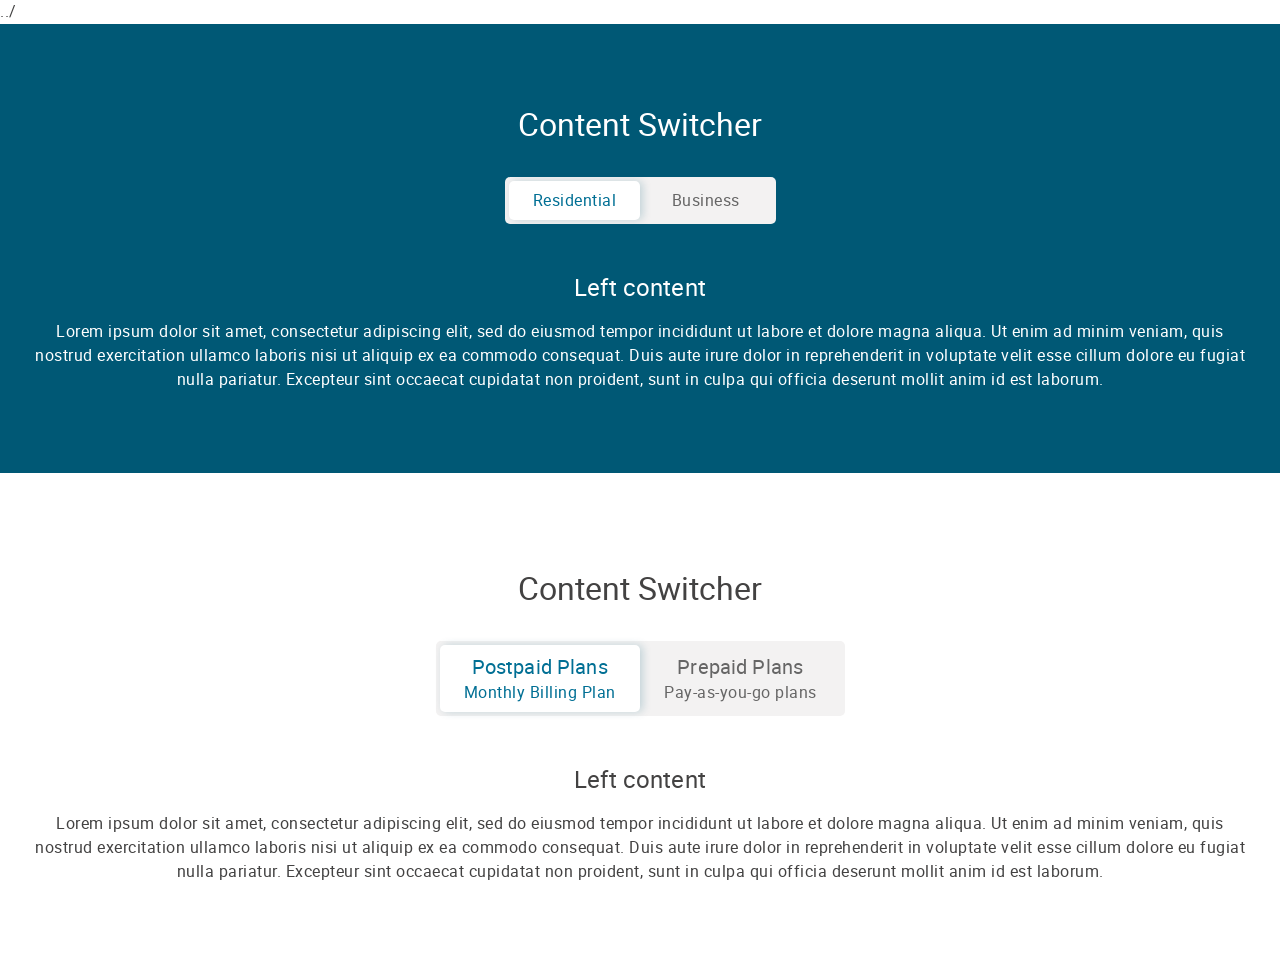
<file: demos/content-switcher/index.html>
../<!doctype html><html lang="en"><head><meta charset="UTF-8"/><meta http-equiv="X-UA-Compatible" content="IE=edge"/><meta name="viewport" content="width=device-width,initial-scale=1"/><link rel="stylesheet" href="../../assets/styles/main.css"/><link rel="icon" href="../../assets/images/favicon.ico"><title>Content Switcher</title></head><body><section class="bg--tertiary-base"><div class="container"><div class="row fs--text-center"><div class="col"><h2>Content Switcher</h2></div><div class="col"><div class="content-switcher"><input id="switch-left-1" name="switch-1" data-content-switcher="input-left" type="radio" checked="checked"/> <input id="switch-right-1" name="switch-1" data-content-switcher="input-right" type="radio"/><div class="content-switcher--pill"><label for="switch-left-1" data-content-switcher="label-right"><span class="p-1">Residential</span></label> <label for="switch-right-1" data-content-switcher="label-left"><span class="p-1">Business</span></label><div class="content-switcher--slider"></div></div><div data-content-switcher="content-left" class="content-switcher--content"><h3>Left content</h3><p>Lorem ipsum dolor sit amet, consectetur adipiscing elit, sed do eiusmod tempor incididunt ut labore et dolore magna aliqua. Ut enim ad minim veniam, quis nostrud exercitation ullamco laboris nisi ut aliquip ex ea commodo consequat. Duis aute irure dolor in reprehenderit in voluptate velit esse cillum dolore eu fugiat nulla pariatur. Excepteur sint occaecat cupidatat non proident, sunt in culpa qui officia deserunt mollit anim id est laborum.</p></div><div data-content-switcher="content-right" class="content-switcher--content"><h3>Right content</h3><p>nsectetur adipiscing elit, sed do eiusmod tempor incididunt ut labore et dolore magna aliqua. Ut enim ad minim veniam, quis nostrud exercitation ullamco laboris nisi ut aliquip ex ea commodo consequat. Duis aute irure dolor in reprehenderit in voluptate velit esse cillum dolore eu fugiat nulla pariatur. Excepteur sint occaecat cupidatat non proident, sunt in culpa qui officia deserunt mollit anim id est laborum.</p></div></div></div></div></div></section><section><div class="row fs--text-center"><div class="col"><h2>Content Switcher</h2></div><div class="col"><div class="content-switcher"><input id="switch-left-2" name="switch-2" data-content-switcher="input-left" type="radio" checked="checked"/> <input id="switch-right-2" name="switch-2" data-content-switcher="input-right" type="radio"/><div class="content-switcher--pill"><label for="switch-left-2" data-content-switcher="label-right"><span class="h-4">Postpaid Plans</span><br/><span class="p-1">Monthly Billing Plan</span></label> <label for="switch-right-2" data-content-switcher="label-left"><span class="h-4">Prepaid Plans</span><br/><span class="p-1">Pay-as-you-go plans</span></label><div class="content-switcher--slider"></div></div><div data-content-switcher="content-left" class="content-switcher--content"><h3>Left content</h3><p>Lorem ipsum dolor sit amet, consectetur adipiscing elit, sed do eiusmod tempor incididunt ut labore et dolore magna aliqua. Ut enim ad minim veniam, quis nostrud exercitation ullamco laboris nisi ut aliquip ex ea commodo consequat. Duis aute irure dolor in reprehenderit in voluptate velit esse cillum dolore eu fugiat nulla pariatur. Excepteur sint occaecat cupidatat non proident, sunt in culpa qui officia deserunt mollit anim id est laborum.</p></div><div data-content-switcher="content-right" class="content-switcher--content"><h3>Right content</h3><p>nsectetur adipiscing elit, sed do eiusmod tempor incididunt ut labore et dolore magna aliqua. Ut enim ad minim veniam, quis nostrud exercitation ullamco laboris nisi ut aliquip ex ea commodo consequat. Duis aute irure dolor in reprehenderit in voluptate velit esse cillum dolore eu fugiat nulla pariatur. Excepteur sint occaecat cupidatat non proident, sunt in culpa qui officia deserunt mollit anim id est laborum.</p></div></div></div></div></section></body></html>
</file>
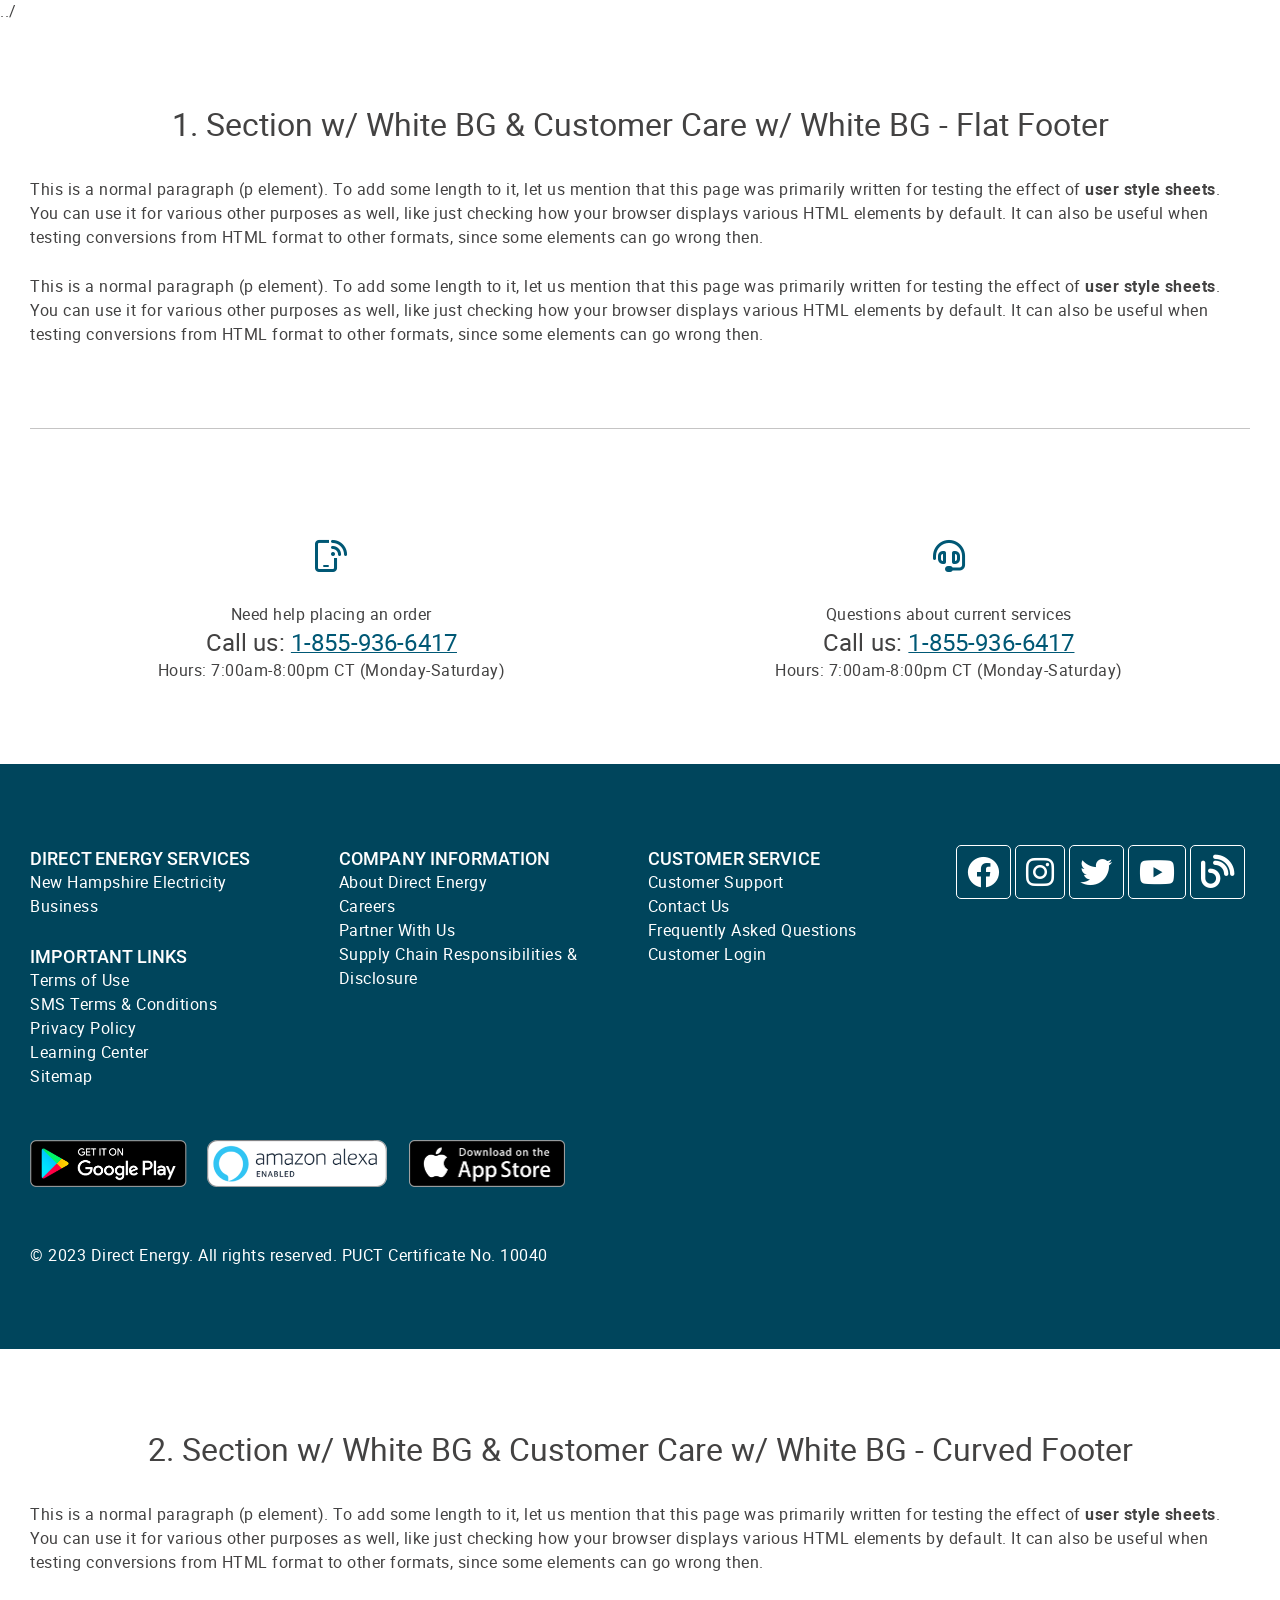
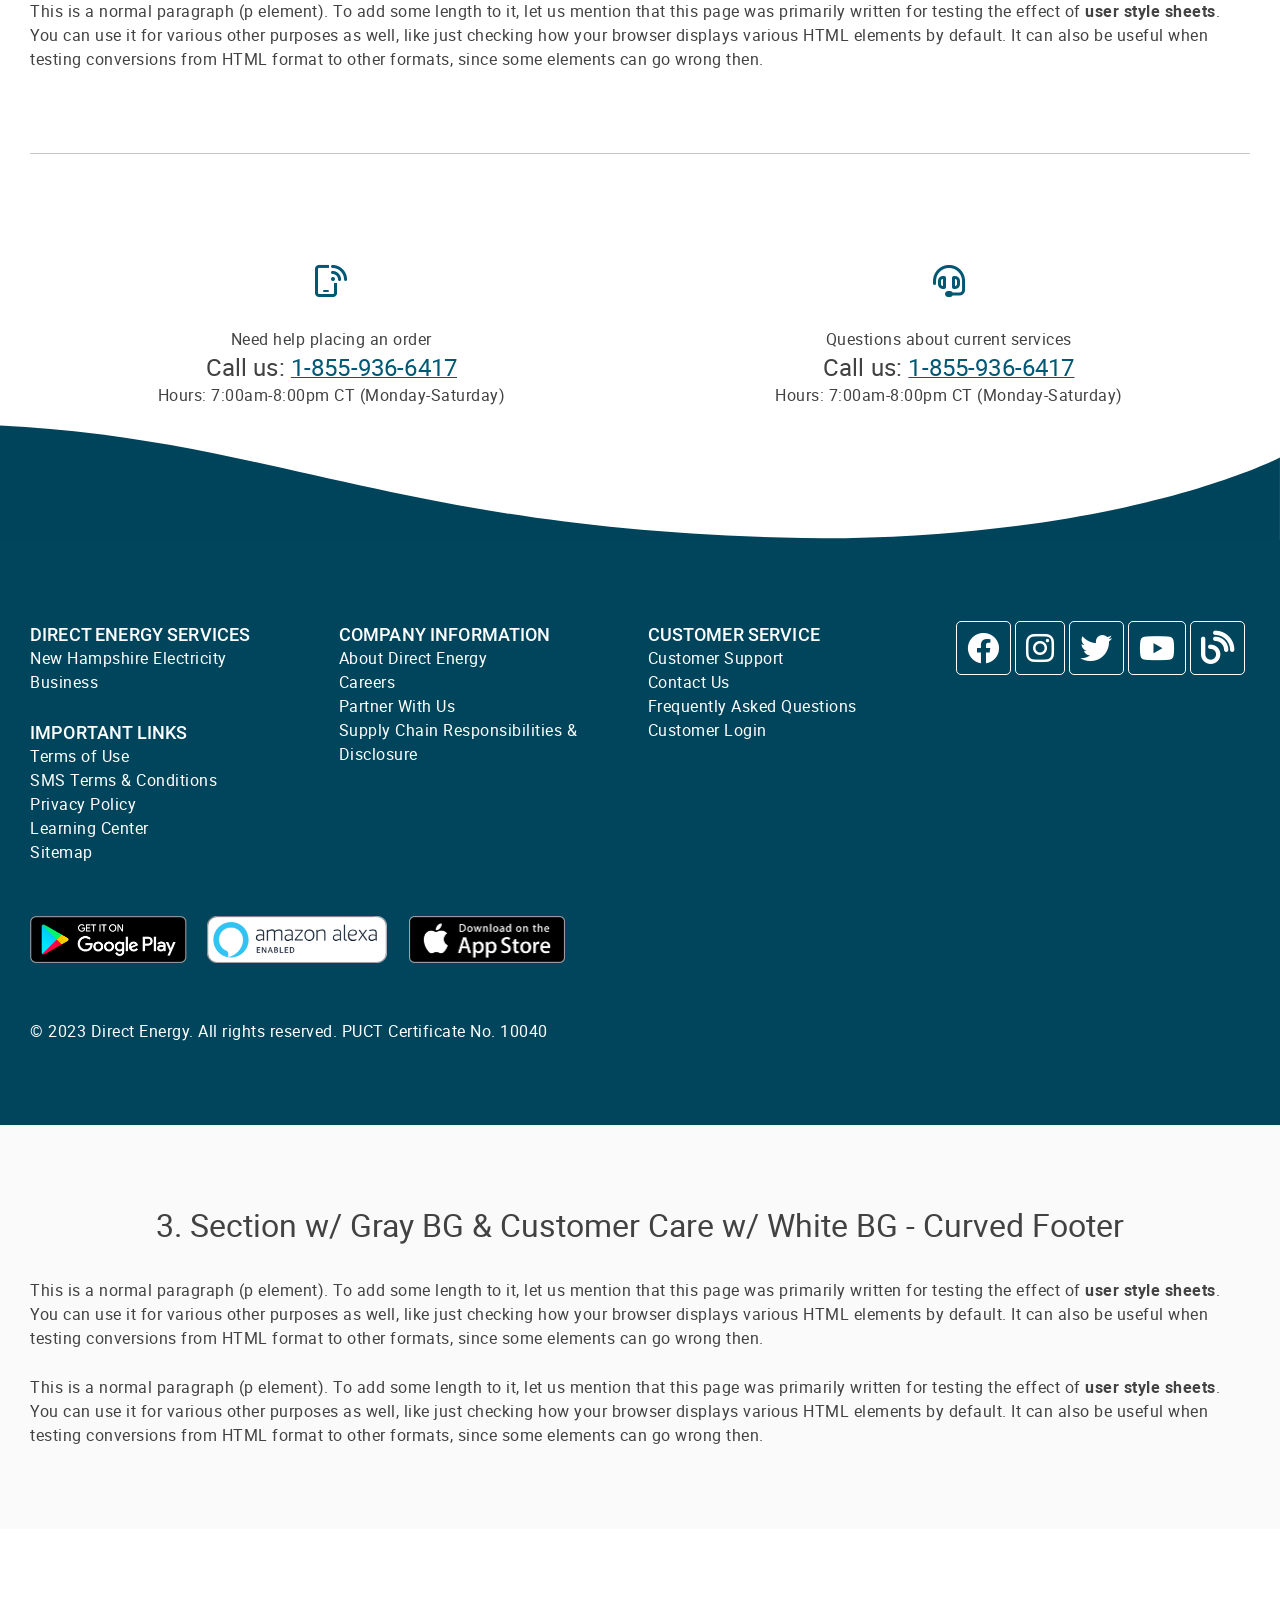
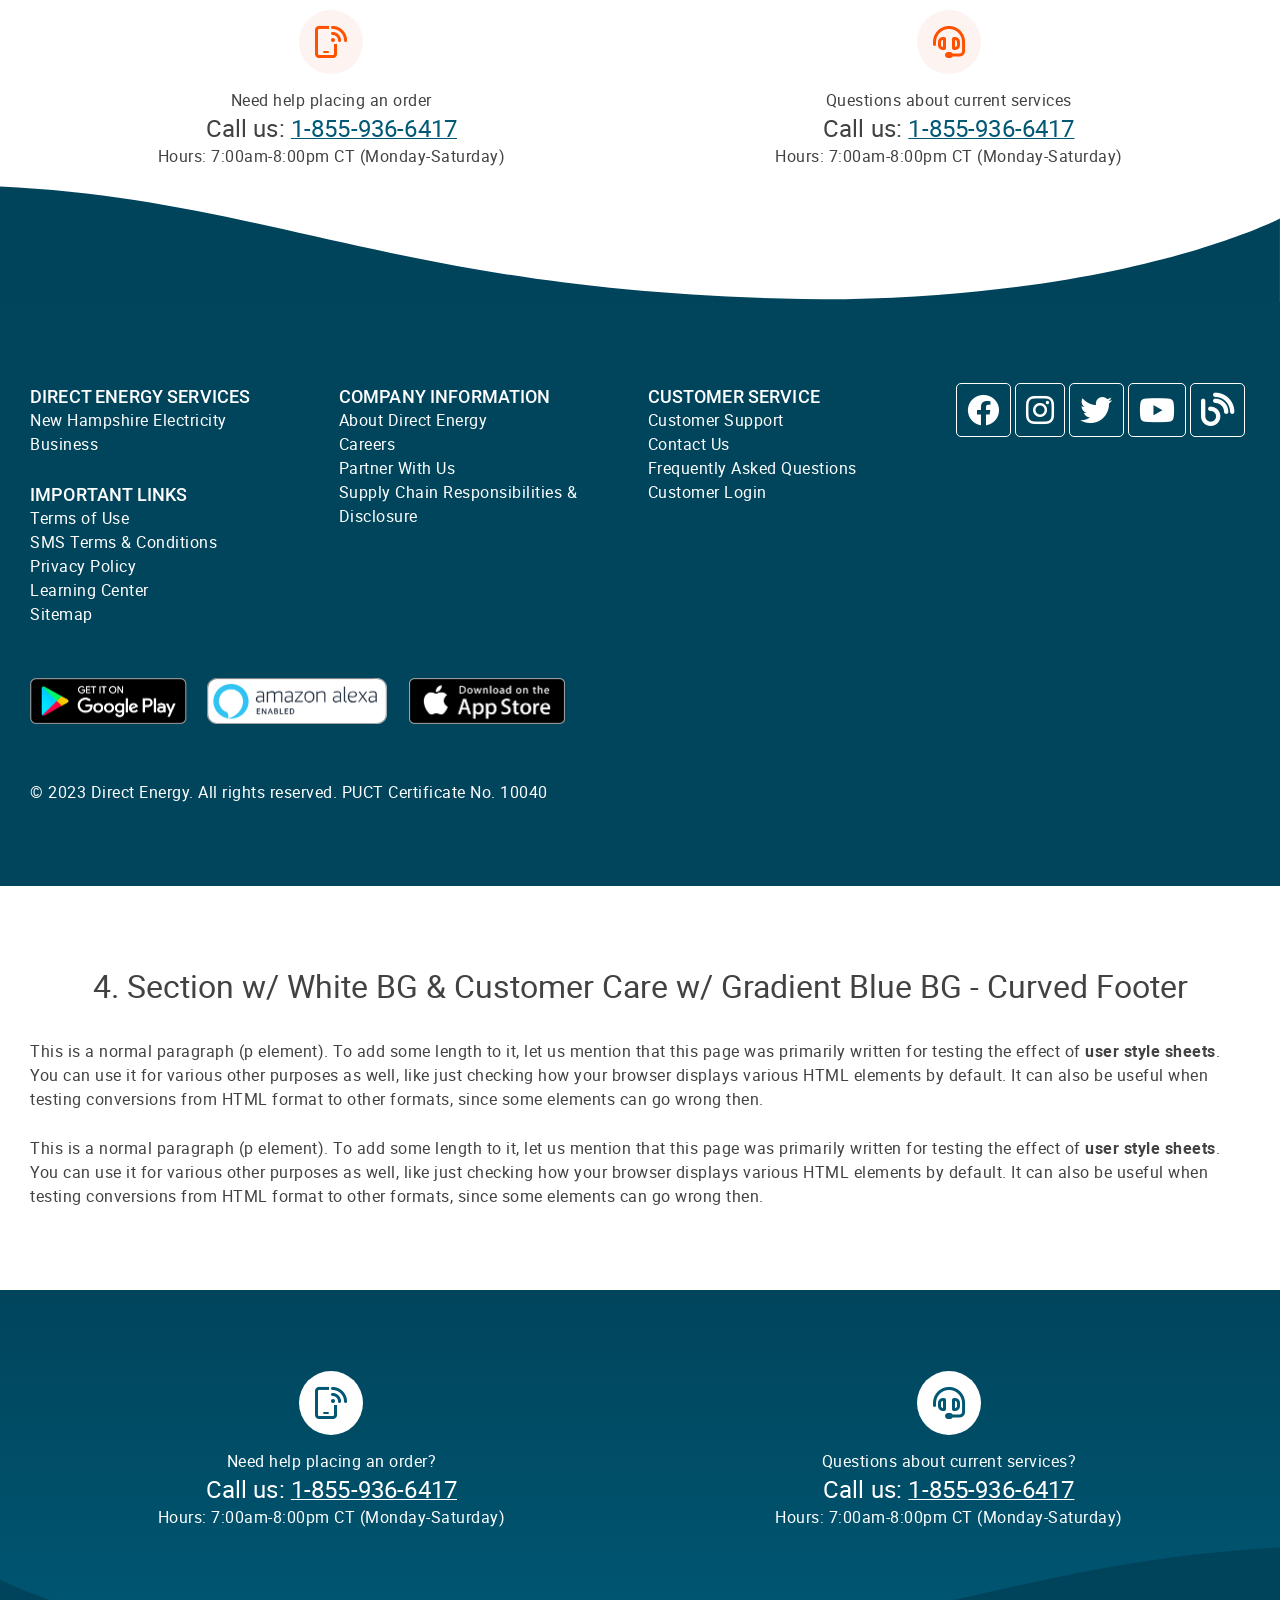
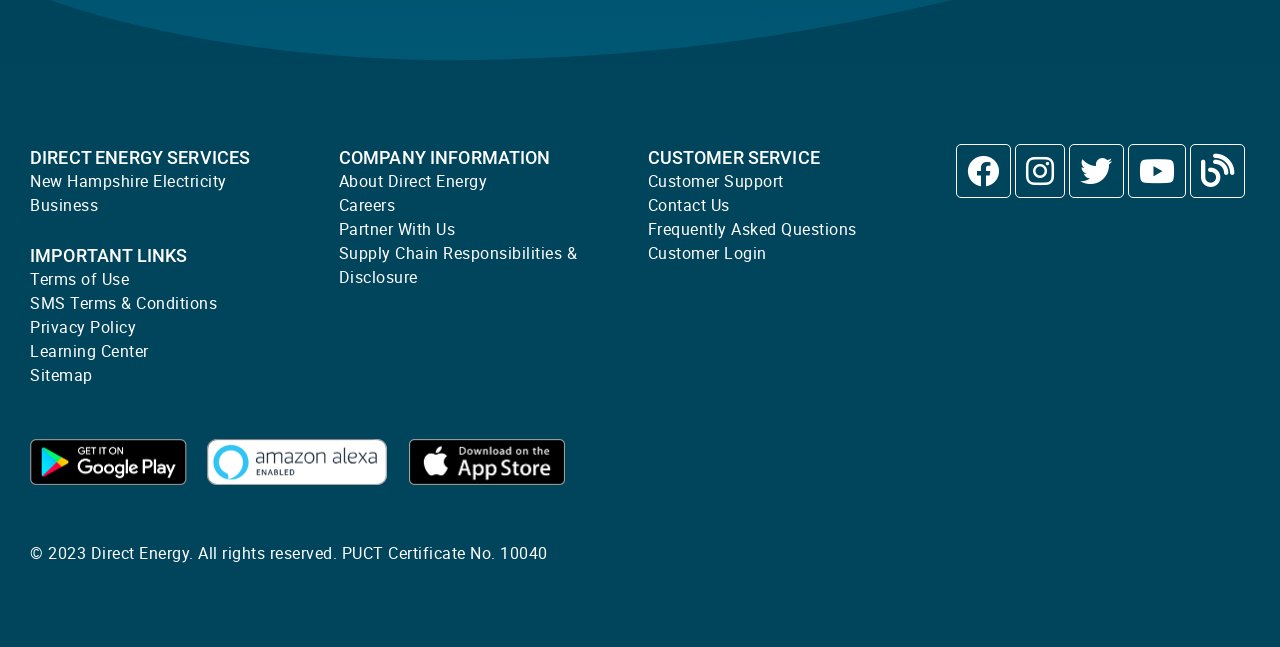
<file: demos/customer-care/index.html>
../<!doctype html><html lang="en" class="de-theme"><head><meta charset="UTF-8"/><meta http-equiv="X-UA-Compatible" content="IE=edge"/><meta name="viewport" content="width=device-width,initial-scale=1"/><title>customer care</title><link rel="stylesheet" href="../../assets/styles/main.css"/><link rel="stylesheet" href="../../assets/styles/custom-icons.css"/><link rel="stylesheet" href="../../assets/styles/fontawesome.css"/><link rel="stylesheet" href="../../assets/styles/regular.css"/><link rel="stylesheet" href="../../assets/styles/brands.css"/><link rel="icon" href="../../assets/images/favicon.ico"></head><body><section><div class="container"><div class="row"><div class="col"><h2 class="fs--text-center">1. Section w/ White BG & Customer Care w/ White BG - Flat Footer</h2></div><div class="col"><p>This is a normal paragraph (<code>p</code> element). To add some length to it, let us mention that this page was primarily written for testing the effect of <strong>user style sheets</strong>. You can use it for various other purposes as well, like just checking how your browser displays various HTML elements by default. It can also be useful when testing conversions from HTML format to other formats, since some elements can go wrong then.</p><p>This is a normal paragraph (<code>p</code> element). To add some length to it, let us mention that this page was primarily written for testing the effect of <strong>user style sheets</strong>. You can use it for various other purposes as well, like just checking how your browser displays various HTML elements by default. It can also be useful when testing conversions from HTML format to other formats, since some elements can go wrong then.</p></div></div></div></section><section class="customer-care"><div class="container"><div class="row fs--text-center grid-divider"><div class="col--md-4 col--lg-6"><i class="icon-lg fa-light clr--tertiary-base fa-mobile-signal-out bg--white-base mg-b--15"></i><p class="p-1 mg-b--0">Need help placing an order</p><h3 class="h-3 mg-b--0">Call us: <a href="tel:1-855-936-6417">1-855-936-6417</a></h3><p class="hours p-1 mg-b--0"><span>Hours: 7:00am-8:00pm CT</span> <span>(Monday-Saturday)</span></p></div><div class="col--md-4 col--lg-6"><i class="icon-lg fa-light clr--tertiary-base fa-headset bg--white-base mg-b--15"></i><p class="p-1 mg-b--0">Questions about current services</p><h3 class="h-3 mg-b--0">Call us: <a href="tel:1-855-936-6417">1-855-936-6417</a></h3><p class="hours p-1 mg-b--0"><span>Hours: 7:00am-8:00pm CT</span> <span>(Monday-Saturday)</span></p></div></div></div></section><section class="bg--tertiary-dark-2 footer"><div class="container"><div class="row"><div class="col--md-odd-3 col--lg-3"><span class="link-list--head">DIRECT ENERGY SERVICES</span><ul class="fs--link-list"><li><a href="#">New Hampshire Electricity</a></li><li><a href="#">Business</a></li></ul><span class="link-list--head">IMPORTANT LINKS</span><ul class="fs--link-list"><li></li><li><a href="#">Terms of Use</a></li><li><a href="#">SMS Terms &amp; Conditions</a></li><li></li><li><a href="#">Privacy Policy</a></li><li><a href="#">Learning Center</a></li><li><a href="#">Sitemap</a></li></ul></div><div class="col--md-odd-3 col--lg-3"><span class="link-list--head">COMPANY INFORMATION</span><ul class="fs--link-list"><li><a href="#">About Direct Energy</a></li><li><a href="#" target="_blank">Careers</a></li><li><a href="#">Partner With Us</a></li><li><a href="#" target="_blank">Supply Chain Responsibilities &amp; Disclosure</a></li></ul></div><div class="col--md-odd-3 col--lg-3"><span class="link-list--head">CUSTOMER SERVICE</span><ul class="fs--link-list"><li><a href="#">Customer Support</a></li><li><a href="#">Contact Us</a></li><li><a href="#">Frequently Asked Questions</a></li><li><a href="#">Customer Login</a></li></ul></div><div class="col--md-4 col--lg-3 mg-t--sm-20 mg-t--md-35"><span class="social"><ul class="fs--link-list"><li><a target="_blank" href="#" class="social-icon" title="Facebook"><i class="icon-lg fa-brands fa-facebook"></i></a></li><li><a target="_blank" href="#/" class="social-icon" title="Instagram" aria-hidden="true"><i class="icon-lg fa-brands fa-instagram"></i></a></li><li><a target="_blank" href="#" class="social-icon" title="Twitter"><i class="icon-lg fa-brands fa-twitter"></i></a></li><li><a target="_blank" href="#" class="social-icon" title="YouTube"><i class="icon-lg fa-brands fa-youtube"></i></a></li><li><a target="_blank" href="#" class="social-icon" title="Blog"><i class="icon-lg fa-solid fa-blog"></i></a></li></ul></span></div></div><div class="row"><div class="col mg-t--35 mg-b--35"><a href="#" title="Google Play Store" class="store-button" target="_blank"><img src="/assets/images/playstore-button.png"/> </a><a href="#" class="store-button" title="Amazon Alexa" target="_blank"><img src="/assets/images/alexa-button.png"/> </a><a href="#" class="store-button" title="Apple iOS AppStore" target="_blank"><img src="/assets/images/appstore-button.png"/></a></div><div class="col"><p>© 2023 Direct Energy. All rights reserved. PUCT Certificate No. 10040</p></div></div></div></section><section><div class="container"><div class="row"><div class="col"><h2 class="fs--text-center">2. Section w/ White BG & Customer Care w/ White BG - Curved Footer</h2></div><div class="col"><p>This is a normal paragraph (<code>p</code> element). To add some length to it, let us mention that this page was primarily written for testing the effect of <strong>user style sheets</strong>. You can use it for various other purposes as well, like just checking how your browser displays various HTML elements by default. It can also be useful when testing conversions from HTML format to other formats, since some elements can go wrong then.</p><p>This is a normal paragraph (<code>p</code> element). To add some length to it, let us mention that this page was primarily written for testing the effect of <strong>user style sheets</strong>. You can use it for various other purposes as well, like just checking how your browser displays various HTML elements by default. It can also be useful when testing conversions from HTML format to other formats, since some elements can go wrong then.</p></div></div></div></section><section class="bg-btm-curv-reverse bg-curv--tertiary-dark-1 customer-care"><div class="container"><div class="row fs--text-center grid-divider"><div class="col--md-4 col--lg-6"><i class="icon-lg fa-light clr--tertiary-base fa-mobile-signal-out bg--white-base mg-b--15"></i><p class="p-1 mg-b--0">Need help placing an order</p><h3 class="h-3 mg-b--0">Call us: <a href="tel:1-855-936-6417">1-855-936-6417</a></h3><p class="hours p-1 mg-b--0"><span>Hours: 7:00am-8:00pm CT</span> <span>(Monday-Saturday)</span></p></div><div class="col--md-4 col--lg-6"><i class="icon-lg fa-light clr--tertiary-base fa-headset bg--white-base mg-b--15"></i><p class="p-1 mg-b--0">Questions about current services</p><h3 class="h-3 mg-b--0">Call us: <a href="tel:1-855-936-6417">1-855-936-6417</a></h3><p class="hours p-1 mg-b--0"><span>Hours: 7:00am-8:00pm CT</span> <span>(Monday-Saturday)</span></p></div></div></div></section><section class="bg--tertiary-dark-2 footer"><div class="container"><div class="row"><div class="col--md-odd-3 col--lg-3"><span class="link-list--head">DIRECT ENERGY SERVICES</span><ul class="fs--link-list"><li><a href="#">New Hampshire Electricity</a></li><li><a href="#">Business</a></li></ul><span class="link-list--head">IMPORTANT LINKS</span><ul class="fs--link-list"><li></li><li><a href="#">Terms of Use</a></li><li><a href="#">SMS Terms &amp; Conditions</a></li><li></li><li><a href="#">Privacy Policy</a></li><li><a href="#">Learning Center</a></li><li><a href="#">Sitemap</a></li></ul></div><div class="col--md-odd-3 col--lg-3"><span class="link-list--head">COMPANY INFORMATION</span><ul class="fs--link-list"><li><a href="#">About Direct Energy</a></li><li><a href="#" target="_blank">Careers</a></li><li><a href="#">Partner With Us</a></li><li><a href="#" target="_blank">Supply Chain Responsibilities &amp; Disclosure</a></li></ul></div><div class="col--md-odd-3 col--lg-3"><span class="link-list--head">CUSTOMER SERVICE</span><ul class="fs--link-list"><li><a href="#">Customer Support</a></li><li><a href="#">Contact Us</a></li><li><a href="#">Frequently Asked Questions</a></li><li><a href="#">Customer Login</a></li></ul></div><div class="col--md-4 col--lg-3 mg-t--sm-20 mg-t--md-35"><span class="social"><ul class="fs--link-list"><li><a target="_blank" href="#" class="social-icon" title="Facebook"><i class="icon-lg fa-brands fa-facebook"></i></a></li><li><a target="_blank" href="#/" class="social-icon" title="Instagram" aria-hidden="true"><i class="icon-lg fa-brands fa-instagram"></i></a></li><li><a target="_blank" href="#" class="social-icon" title="Twitter"><i class="icon-lg fa-brands fa-twitter"></i></a></li><li><a target="_blank" href="#" class="social-icon" title="YouTube"><i class="icon-lg fa-brands fa-youtube"></i></a></li><li><a target="_blank" href="#" class="social-icon" title="Blog"><i class="icon-lg fa-solid fa-blog"></i></a></li></ul></span></div></div><div class="row"><div class="col mg-t--35 mg-b--35"><a href="#" title="Google Play Store" class="store-button" target="_blank"><img src="/assets/images/playstore-button.png"/> </a><a href="#" class="store-button" title="Amazon Alexa" target="_blank"><img src="/assets/images/alexa-button.png"/> </a><a href="#" class="store-button" title="Apple iOS AppStore" target="_blank"><img src="/assets/images/appstore-button.png"/></a></div><div class="col"><p>© 2023 Direct Energy. All rights reserved. PUCT Certificate No. 10040</p></div></div></div></section><section class="bg--secondary-light-1"><div class="container"><div class="row"><div class="col"><h2 class="fs--text-center">3. Section w/ Gray BG & Customer Care w/ White BG - Curved Footer</h2></div><div class="col"><p>This is a normal paragraph (<code>p</code> element). To add some length to it, let us mention that this page was primarily written for testing the effect of <strong>user style sheets</strong>. You can use it for various other purposes as well, like just checking how your browser displays various HTML elements by default. It can also be useful when testing conversions from HTML format to other formats, since some elements can go wrong then.</p><p>This is a normal paragraph (<code>p</code> element). To add some length to it, let us mention that this page was primarily written for testing the effect of <strong>user style sheets</strong>. You can use it for various other purposes as well, like just checking how your browser displays various HTML elements by default. It can also be useful when testing conversions from HTML format to other formats, since some elements can go wrong then.</p></div></div></div></section><section class="bg-btm-curv-reverse bg-curv--tertiary-dark-1 customer-care"><div class="container"><div class="row fs--text-center grid-divider"><div class="col--md-4 col--lg-6"><i class="icon-lg fa-light fa-mobile-signal-out bg--primary-light-1 mg-b--15"></i><p class="p-1 mg-b--0">Need help placing an order</p><h3 class="h-3 mg-b--0">Call us: <a href="tel:1-855-936-6417">1-855-936-6417</a></h3><p class="hours p-1 mg-b--0"><span>Hours: 7:00am-8:00pm CT</span> <span>(Monday-Saturday)</span></p></div><div class="col--md-4 col--lg-6"><i class="icon-lg fa-light fa-headset bg--primary-light-1 mg-b--15"></i><p class="p-1 mg-b--0">Questions about current services</p><h3 class="h-3 mg-b--0">Call us: <a href="tel:1-855-936-6417">1-855-936-6417</a></h3><p class="hours p-1 mg-b--0"><span>Hours: 7:00am-8:00pm CT</span> <span>(Monday-Saturday)</span></p></div></div></div></section><section class="bg--tertiary-dark-2 footer"><div class="container"><div class="row"><div class="col--md-odd-3 col--lg-3"><span class="link-list--head">DIRECT ENERGY SERVICES</span><ul class="fs--link-list"><li><a href="#">New Hampshire Electricity</a></li><li><a href="#">Business</a></li></ul><span class="link-list--head">IMPORTANT LINKS</span><ul class="fs--link-list"><li></li><li><a href="#">Terms of Use</a></li><li><a href="#">SMS Terms &amp; Conditions</a></li><li></li><li><a href="#">Privacy Policy</a></li><li><a href="#">Learning Center</a></li><li><a href="#">Sitemap</a></li></ul></div><div class="col--md-odd-3 col--lg-3"><span class="link-list--head">COMPANY INFORMATION</span><ul class="fs--link-list"><li><a href="#">About Direct Energy</a></li><li><a href="#" target="_blank">Careers</a></li><li><a href="#">Partner With Us</a></li><li><a href="#" target="_blank">Supply Chain Responsibilities &amp; Disclosure</a></li></ul></div><div class="col--md-odd-3 col--lg-3"><span class="link-list--head">CUSTOMER SERVICE</span><ul class="fs--link-list"><li><a href="#">Customer Support</a></li><li><a href="#">Contact Us</a></li><li><a href="#">Frequently Asked Questions</a></li><li><a href="#">Customer Login</a></li></ul></div><div class="col--md-4 col--lg-3 mg-t--sm-20 mg-t--md-35"><span class="social"><ul class="fs--link-list"><li><a target="_blank" href="#" class="social-icon" title="Facebook"><i class="icon-lg fa-brands fa-facebook"></i></a></li><li><a target="_blank" href="#/" class="social-icon" title="Instagram" aria-hidden="true"><i class="icon-lg fa-brands fa-instagram"></i></a></li><li><a target="_blank" href="#" class="social-icon" title="Twitter"><i class="icon-lg fa-brands fa-twitter"></i></a></li><li><a target="_blank" href="#" class="social-icon" title="YouTube"><i class="icon-lg fa-brands fa-youtube"></i></a></li><li><a target="_blank" href="#" class="social-icon" title="Blog"><i class="icon-lg fa-solid fa-blog"></i></a></li></ul></span></div></div><div class="row"><div class="col mg-t--35 mg-b--35"><a href="#" title="Google Play Store" class="store-button" target="_blank"><img src="/assets/images/playstore-button.png"/> </a><a href="#" class="store-button" title="Amazon Alexa" target="_blank"><img src="/assets/images/alexa-button.png"/> </a><a href="#" class="store-button" title="Apple iOS AppStore" target="_blank"><img src="/assets/images/appstore-button.png"/></a></div><div class="col"><p>© 2023 Direct Energy. All rights reserved. PUCT Certificate No. 10040</p></div></div></div></section><section><div class="container"><div class="row"><div class="col"><h2 class="fs--text-center">4. Section w/ White BG & Customer Care w/ Gradient Blue BG - Curved Footer</h2></div><div class="col"><p>This is a normal paragraph (<code>p</code> element). To add some length to it, let us mention that this page was primarily written for testing the effect of <strong>user style sheets</strong>. You can use it for various other purposes as well, like just checking how your browser displays various HTML elements by default. It can also be useful when testing conversions from HTML format to other formats, since some elements can go wrong then.</p><p>This is a normal paragraph (<code>p</code> element). To add some length to it, let us mention that this page was primarily written for testing the effect of <strong>user style sheets</strong>. You can use it for various other purposes as well, like just checking how your browser displays various HTML elements by default. It can also be useful when testing conversions from HTML format to other formats, since some elements can go wrong then.</p></div></div></div></section><section class="bg--tertiary-base--grad-1 bg-btm-curv bg-curv--tertiary-dark-1 customer-care"><div class="container"><div class="row fs--text-center grid-divider-dashed"><div class="col--md-4 col--lg-6"><i class="icon-lg fa-light fa-mobile-signal-out clr--tertiary-base bg--white-base mg-b--15"></i><p class="p-1 mg-b--0">Need help placing an order?</p><h3 class="h-3 mg-b--0">Call us: <a href="tel:1-855-936-6417">1-855-936-6417</a></h3><p class="hours p-1 mg-b--0"><span>Hours: 7:00am-8:00pm CT</span> <span>(Monday-Saturday)</span></p></div><div class="col--md-4 col--lg-6"><i class="icon-lg fa-light fa-headset clr--tertiary-base bg--white-base mg-b--15"></i><p class="p-1 mg-b--0">Questions about current services?</p><h3 class="h-3 mg-b--0">Call us: <a href="tel:1-855-936-6417">1-855-936-6417</a></h3><p class="hours p-1 mg-b--0"><span>Hours: 7:00am-8:00pm CT</span> <span>(Monday-Saturday)</span></p></div></div></div></section><section class="bg--tertiary-dark-2 footer"><div class="container"><div class="row"><div class="col--md-odd-3 col--lg-3"><span class="link-list--head">DIRECT ENERGY SERVICES</span><ul class="fs--link-list"><li><a href="#">New Hampshire Electricity</a></li><li><a href="#">Business</a></li></ul><span class="link-list--head">IMPORTANT LINKS</span><ul class="fs--link-list"><li></li><li><a href="#">Terms of Use</a></li><li><a href="#">SMS Terms &amp; Conditions</a></li><li></li><li><a href="#">Privacy Policy</a></li><li><a href="#">Learning Center</a></li><li><a href="#">Sitemap</a></li></ul></div><div class="col--md-odd-3 col--lg-3"><span class="link-list--head">COMPANY INFORMATION</span><ul class="fs--link-list"><li><a href="#">About Direct Energy</a></li><li><a href="#" target="_blank">Careers</a></li><li><a href="#">Partner With Us</a></li><li><a href="#" target="_blank">Supply Chain Responsibilities &amp; Disclosure</a></li></ul></div><div class="col--md-odd-3 col--lg-3"><span class="link-list--head">CUSTOMER SERVICE</span><ul class="fs--link-list"><li><a href="#">Customer Support</a></li><li><a href="#">Contact Us</a></li><li><a href="#">Frequently Asked Questions</a></li><li><a href="#">Customer Login</a></li></ul></div><div class="col--md-4 col--lg-3 mg-t--sm-20 mg-t--md-35"><span class="social"><ul class="fs--link-list"><li><a target="_blank" href="#" class="social-icon" title="Facebook"><i class="icon-lg fa-brands fa-facebook"></i></a></li><li><a target="_blank" href="#/" class="social-icon" title="Instagram" aria-hidden="true"><i class="icon-lg fa-brands fa-instagram"></i></a></li><li><a target="_blank" href="#" class="social-icon" title="Twitter"><i class="icon-lg fa-brands fa-twitter"></i></a></li><li><a target="_blank" href="#" class="social-icon" title="YouTube"><i class="icon-lg fa-brands fa-youtube"></i></a></li><li><a target="_blank" href="#" class="social-icon" title="Blog"><i class="icon-lg fa-solid fa-blog"></i></a></li></ul></span></div></div><div class="row"><div class="col mg-t--35 mg-b--35"><a href="#" title="Google Play Store" class="store-button" target="_blank"><img src="/assets/images/playstore-button.png"/> </a><a href="#" class="store-button" title="Amazon Alexa" target="_blank"><img src="/assets/images/alexa-button.png"/> </a><a href="#" class="store-button" title="Apple iOS AppStore" target="_blank"><img src="/assets/images/appstore-button.png"/></a></div><div class="col"><p>© 2023 Direct Energy. All rights reserved. PUCT Certificate No. 10040</p></div></div></div></section></body></html>
</file>
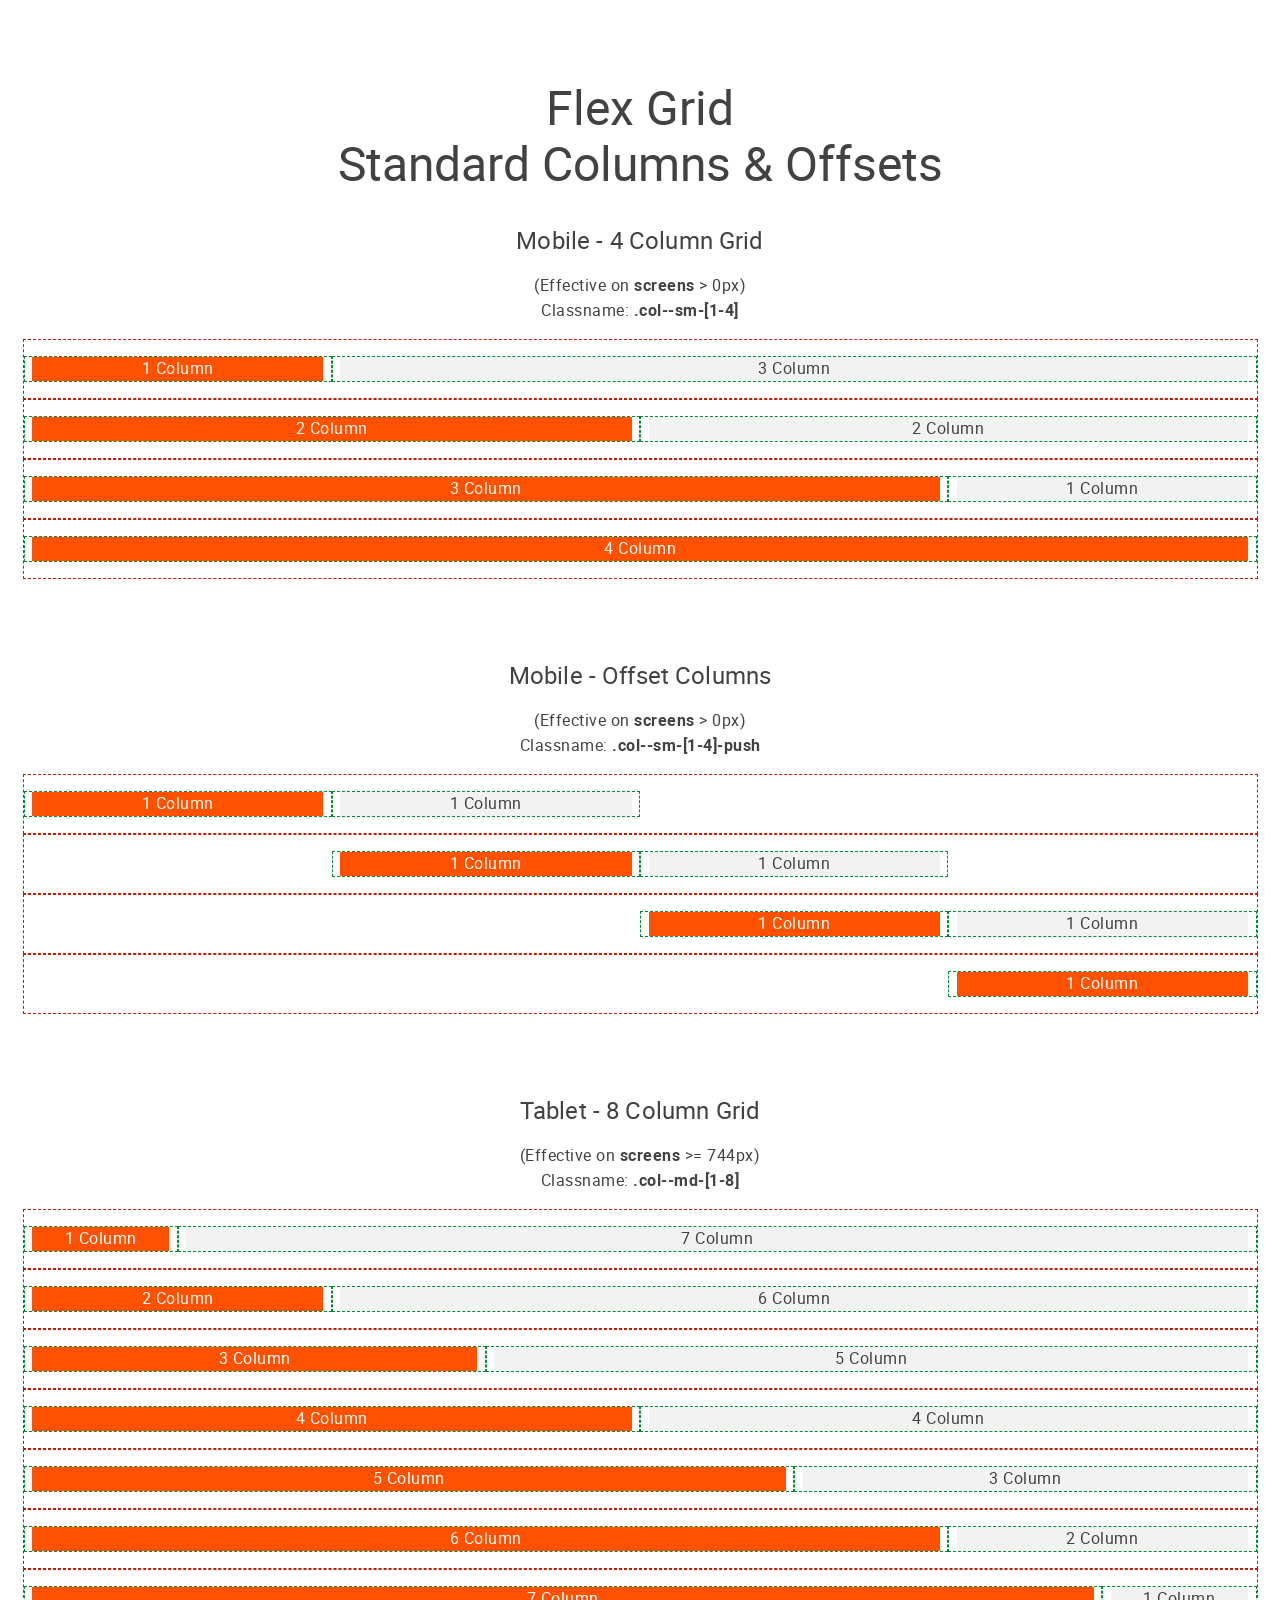
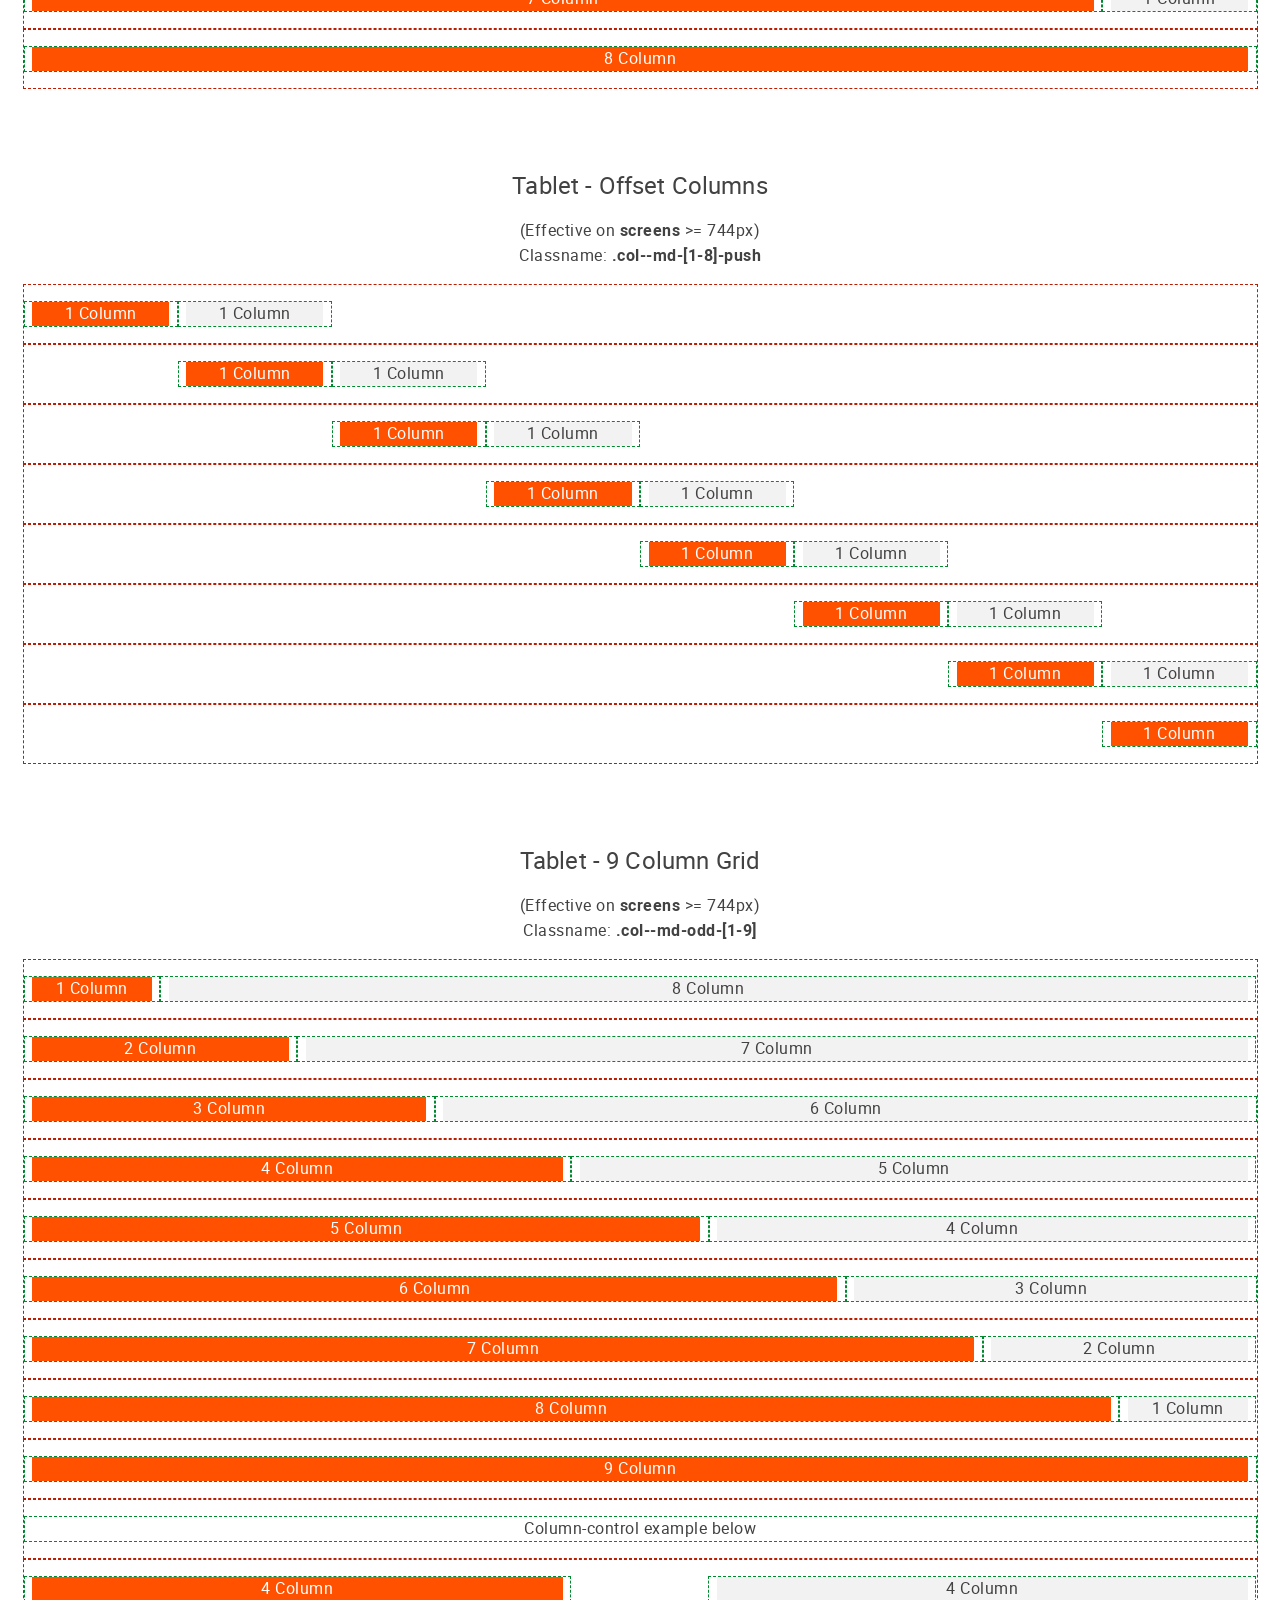
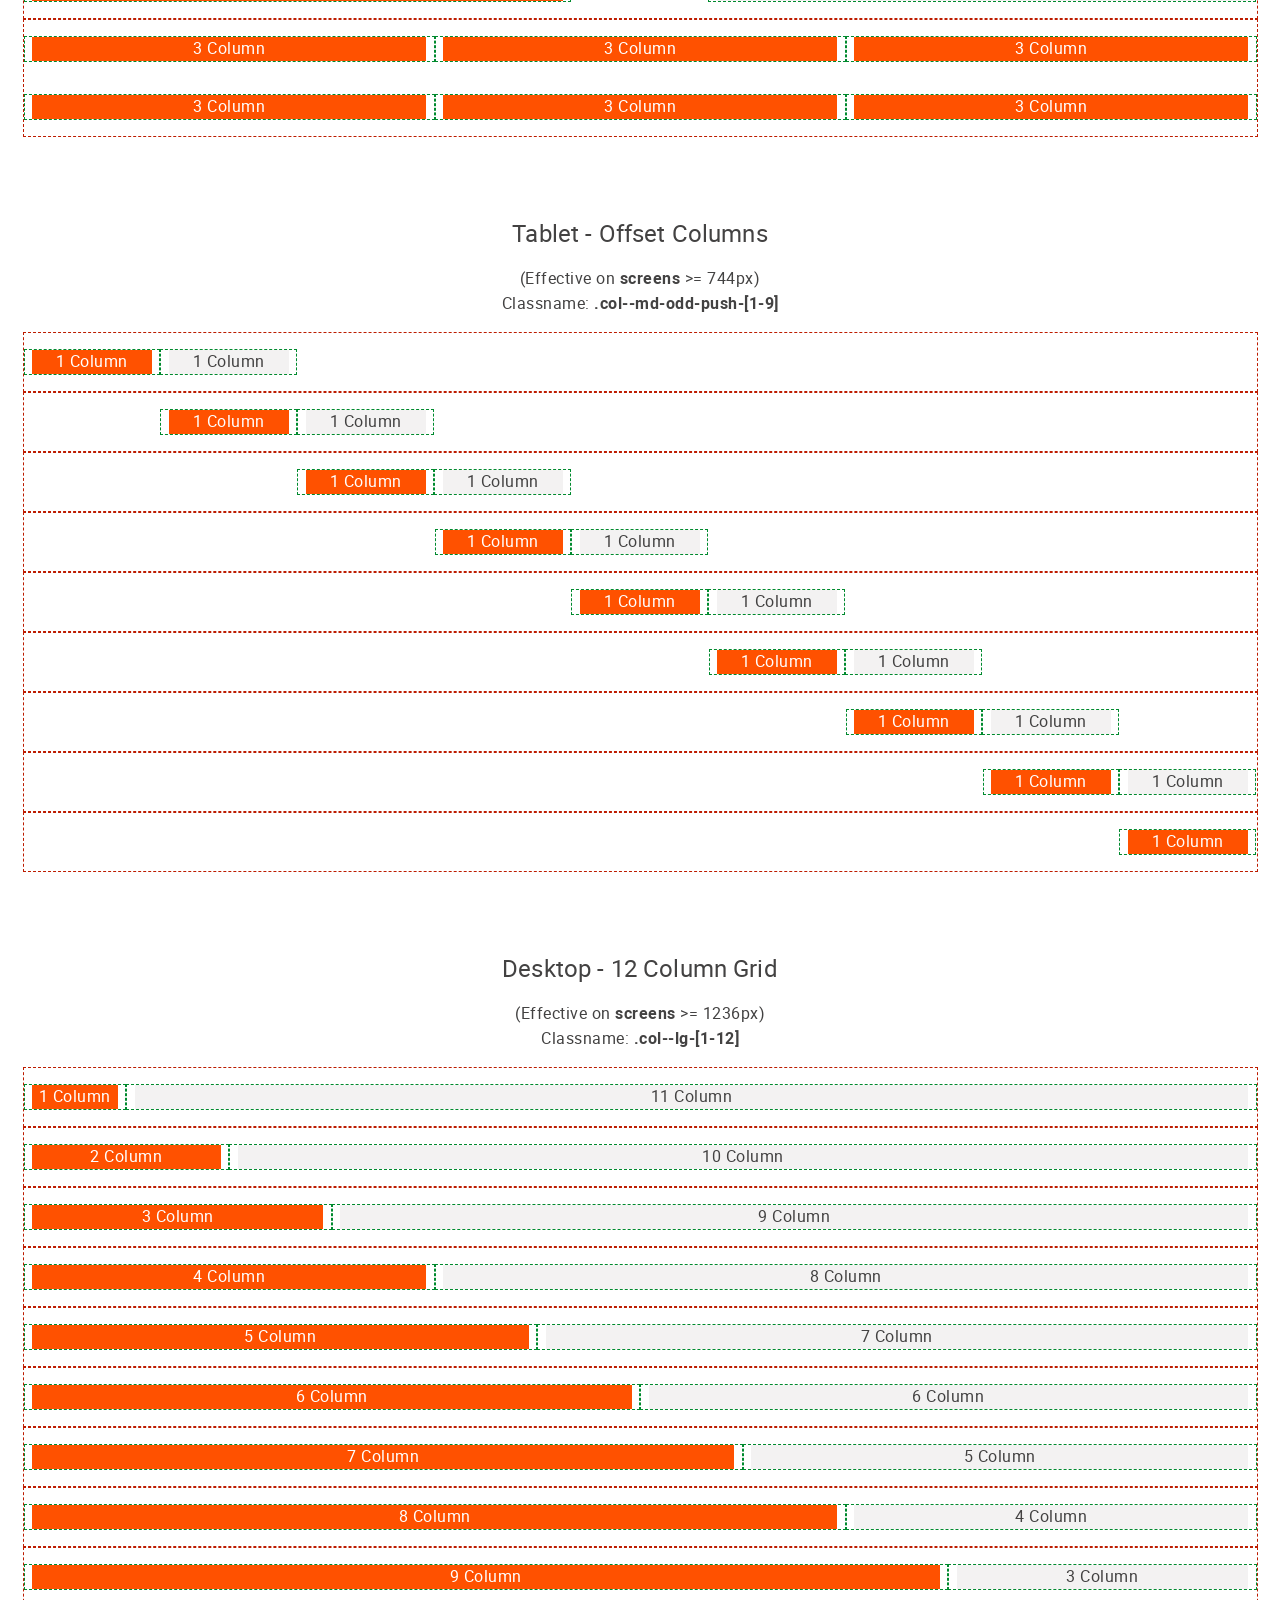
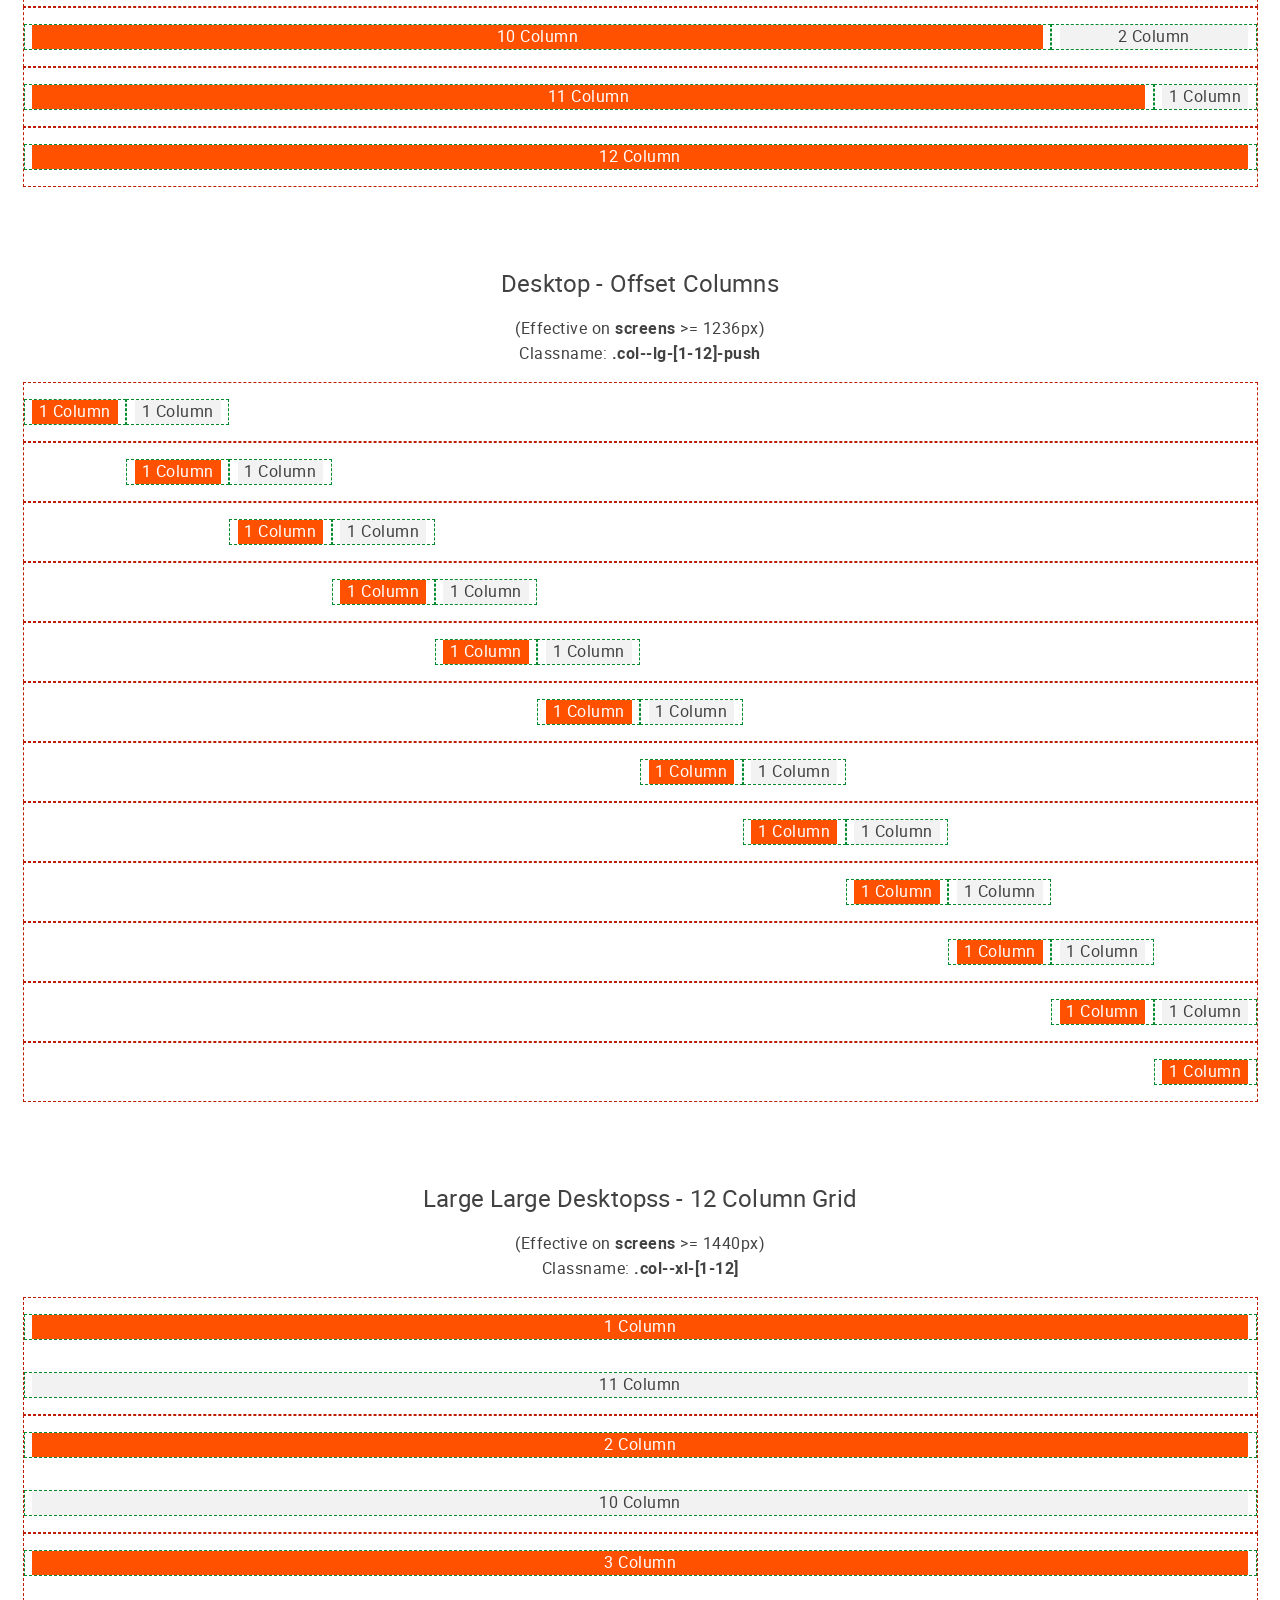
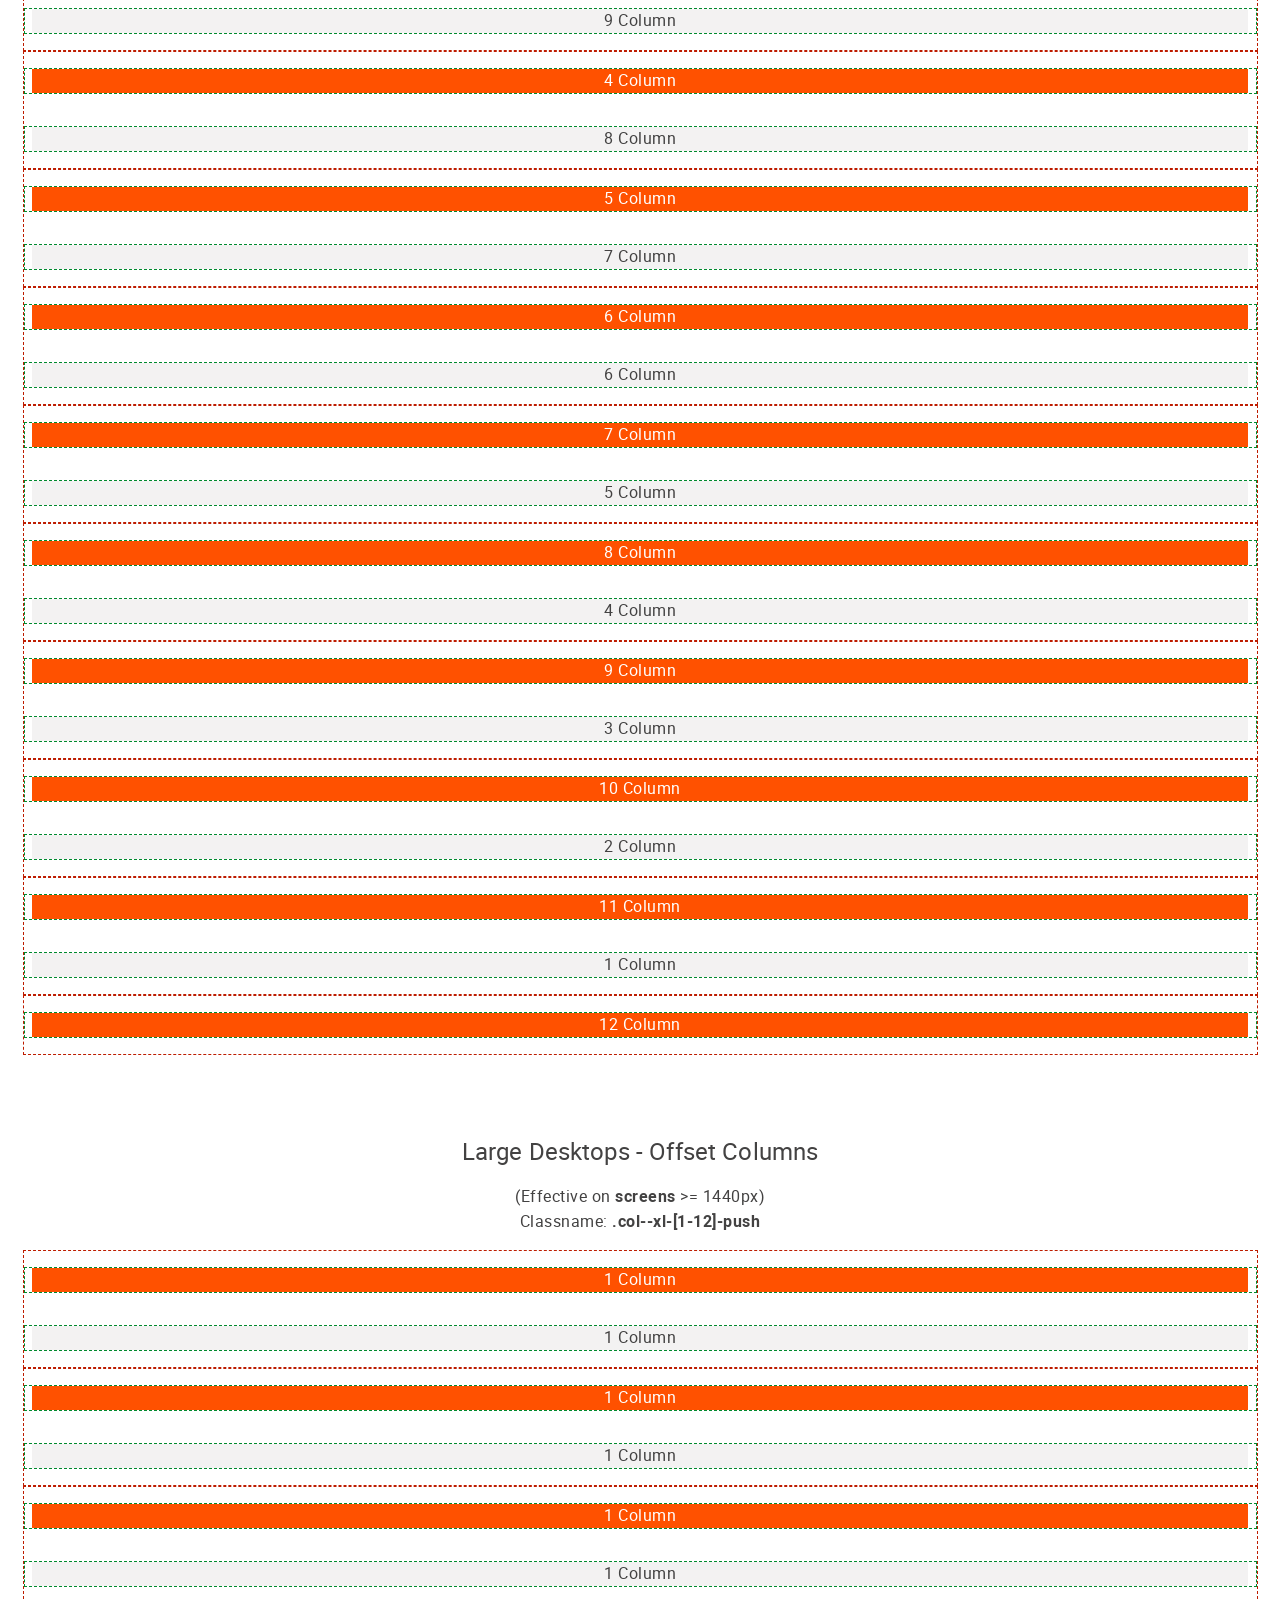
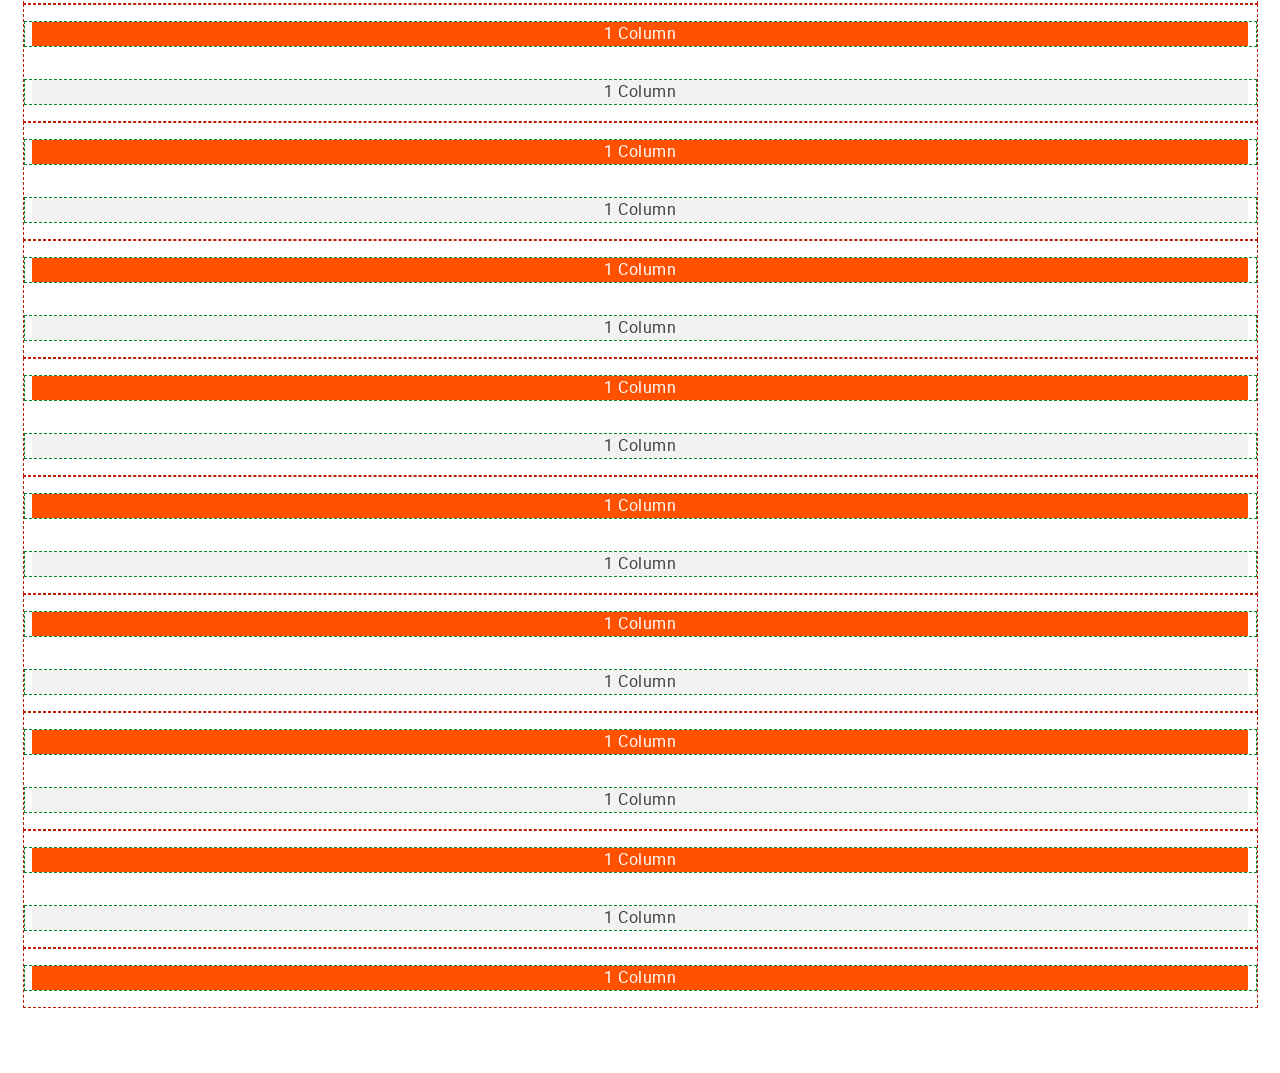
<file: demos/flex-grid/index.html>
<!doctype html><html lang="en" class="de-theme"><head><meta charset="UTF-8"/><meta http-equiv="X-UA-Compatible" content="IE=edge"/><meta name="viewport" content="width=device-width,initial-scale=1"/><title>Flex Grid</title><link rel="stylesheet" href="../../assets/styles/main.css"/><link rel="stylesheet" href="../../assets/styles/grid-demo.css"/><link rel="icon" href="../../assets/images/favicon.ico"></head><body><section><div class="container fs--text-center"><div class="row bg--white-base"><div class="col--sm-4 no-border"><h1>Flex Grid<br/><span class="heading-2">Standard Columns & Offsets</span></h1></div></div><div class="row bg--white-base"><div class="col--sm-4 no-border"><h3>Mobile - 4 Column Grid</h3><p>(Effective on <b>screens</b> > 0px)<br/>Classname: <b>.col--sm-[1-4]</b></p></div></div><div class="row"><div class="col--sm-1"><p class="bg--primary-base">1 Column</p></div><div class="col--sm-3"><p class="bg--secondary-light-2">3 Column</p></div></div><div class="row"><div class="col--sm-2"><p class="bg--primary-base">2 Column</p></div><div class="col--sm-2"><p class="bg--secondary-light-2">2 Column</p></div></div><div class="row"><div class="col--sm-3"><p class="bg--primary-base">3 Column</p></div><div class="col--sm-1"><p class="bg--secondary-light-2">1 Column</p></div></div><div class="row"><div class="col--sm-4"><p class="bg--primary-base">4 Column</p></div></div></div></section><section><div class="container fs--text-center"><div class="row bg--white-base"><div class="col--sm-4 no-border"><h3>Mobile - Offset Columns</h3><p>(Effective on <b>screens</b> > 0px)<br/>Classname: <b>.col--sm-[1-4]-push</b></p></div></div><div class="row"><div class="col--sm-1"><p class="bg--primary-base">1 Column</p></div><div class="col--sm-1"><p class="bg--secondary-light-2">1 Column</p></div></div><div class="row"><div class="col--sm-1 col--sm-1-push"><p class="bg--primary-base">1 Column</p></div><div class="col--sm-1"><p class="bg--secondary-light-2">1 Column</p></div></div><div class="row"><div class="col--sm-1 col--sm-2-push"><p class="bg--primary-base">1 Column</p></div><div class="col--sm-1"><p class="bg--secondary-light-2">1 Column</p></div></div><div class="row"><div class="col--sm-1 col--sm-3-push"><p class="bg--primary-base">1 Column</p></div></div></div></section><section><div class="container fs--text-center"><div class="row bg--white-base"><div class="col--sm-4 no-border"><h3>Tablet - 8 Column Grid</h3><p>(Effective on <b>screens</b> >= 744px)<br/>Classname: <b>.col--md-[1-8]</b></p></div></div><div class="row"><div class="col--md-1"><p class="bg--primary-base">1 Column</p></div><div class="col--md-7"><p class="bg--secondary-light-2">7 Column</p></div></div><div class="row"><div class="col--md-2"><p class="bg--primary-base">2 Column</p></div><div class="col--md-6"><p class="bg--secondary-light-2">6 Column</p></div></div><div class="row"><div class="col--md-3"><p class="bg--primary-base">3 Column</p></div><div class="col--md-5"><p class="bg--secondary-light-2">5 Column</p></div></div><div class="row"><div class="col--md-4"><p class="bg--primary-base">4 Column</p></div><div class="col--md-4"><p class="bg--secondary-light-2">4 Column</p></div></div><div class="row"><div class="col--md-5"><p class="bg--primary-base">5 Column</p></div><div class="col--md-3"><p class="bg--secondary-light-2">3 Column</p></div></div><div class="row"><div class="col--md-6"><p class="bg--primary-base">6 Column</p></div><div class="col--md-2"><p class="bg--secondary-light-2">2 Column</p></div></div><div class="row"><div class="col--md-7"><p class="bg--primary-base">7 Column</p></div><div class="col--md-1"><p class="bg--secondary-light-2">1 Column</p></div></div><div class="row"><div class="col--md-8"><p class="bg--primary-base">8 Column</p></div></div></div></section><section><div class="container fs--text-center"><div class="row bg--white-base"><div class="col--sm-4 no-border"><h3>Tablet - Offset Columns</h3><p>(Effective on <b>screens</b> >= 744px)<br/>Classname: <b>.col--md-[1-8]-push</b></p></div></div><div class="row"><div class="col--md-1"><p class="bg--primary-base">1 Column</p></div><div class="col--md-1"><p class="bg--secondary-light-2">1 Column</p></div></div><div class="row"><div class="col--md-1 col--md-1-push"><p class="bg--primary-base">1 Column</p></div><div class="col--md-1"><p class="bg--secondary-light-2">1 Column</p></div></div><div class="row"><div class="col--md-1 col--md-2-push"><p class="bg--primary-base">1 Column</p></div><div class="col--md-1"><p class="bg--secondary-light-2">1 Column</p></div></div><div class="row"><div class="col--md-1 col--md-3-push"><p class="bg--primary-base">1 Column</p></div><div class="col--md-1"><p class="bg--secondary-light-2">1 Column</p></div></div><div class="row"><div class="col--md-1 col--md-4-push"><p class="bg--primary-base">1 Column</p></div><div class="col--md-1"><p class="bg--secondary-light-2">1 Column</p></div></div><div class="row"><div class="col--md-1 col--md-5-push"><p class="bg--primary-base">1 Column</p></div><div class="col--md-1"><p class="bg--secondary-light-2">1 Column</p></div></div><div class="row"><div class="col--md-1 col--md-6-push"><p class="bg--primary-base">1 Column</p></div><div class="col--md-1"><p class="bg--secondary-light-2">1 Column</p></div></div><div class="row"><div class="col--md-1 col--md-7-push"><p class="bg--primary-base">1 Column</p></div></div></div></section><section><div class="container fs--text-center"><div class="row bg--white-base"><div class="col--sm-4 no-border"><h3>Tablet - 9 Column Grid</h3><p>(Effective on <b>screens</b> >= 744px)<br/>Classname: <b>.col--md-odd-[1-9]</b></p></div></div><div class="row"><div class="col--md-odd-1"><p class="bg--primary-base">1 Column</p></div><div class="col--md-odd-8"><p class="bg--secondary-light-2">8 Column</p></div></div><div class="row"><div class="col--md-odd-2"><p class="bg--primary-base">2 Column</p></div><div class="col--md-odd-7"><p class="bg--secondary-light-2">7 Column</p></div></div><div class="row"><div class="col--md-odd-3"><p class="bg--primary-base">3 Column</p></div><div class="col--md-odd-6"><p class="bg--secondary-light-2">6 Column</p></div></div><div class="row"><div class="col--md-odd-4"><p class="bg--primary-base">4 Column</p></div><div class="col--md-odd-5"><p class="bg--secondary-light-2">5 Column</p></div></div><div class="row"><div class="col--md-odd-5"><p class="bg--primary-base">5 Column</p></div><div class="col--md-odd-4"><p class="bg--secondary-light-2">4 Column</p></div></div><div class="row"><div class="col--md-odd-6"><p class="bg--primary-base">6 Column</p></div><div class="col--md-odd-3"><p class="bg--secondary-light-2">3 Column</p></div></div><div class="row"><div class="col--md-odd-7"><p class="bg--primary-base">7 Column</p></div><div class="col--md-odd-2"><p class="bg--secondary-light-2">2 Column</p></div></div><div class="row"><div class="col--md-odd-8"><p class="bg--primary-base">8 Column</p></div><div class="col--md-odd-1"><p class="bg--secondary-light-2">1 Column</p></div></div><div class="row"><div class="col--md-odd-9"><p class="bg--primary-base">9 Column</p></div></div><div class="row"><div class="col--md-odd-9"><p>Column-control example below</p></div></div><div class="row"><div class="col--md-odd-4"><p class="bg--primary-base">4 Column</p></div><div class="col--md-odd-4 col--md-odd-1-push"><p class="bg--secondary-light-2">4 Column</p></div></div><div class="row"><div class="col--md-odd-3"><p class="bg--primary-base">3 Column</p></div><div class="col--md-odd-3"><p class="bg--primary-base">3 Column</p></div><div class="col--md-odd-3"><p class="bg--primary-base">3 Column</p></div><div class="col--md-odd-3"><p class="bg--primary-base">3 Column</p></div><div class="col--md-odd-3"><p class="bg--primary-base">3 Column</p></div><div class="col--md-odd-3"><p class="bg--primary-base">3 Column</p></div></div></div></section><section><div class="container fs--text-center"><div class="row bg--white-base"><div class="col--sm-4 no-border"><h3>Tablet - Offset Columns</h3><p>(Effective on <b>screens</b> >= 744px)<br/>Classname: <b>.col--md-odd-push-[1-9]</b></p></div></div><div class="row"><div class="col--md-odd-1"><p class="bg--primary-base">1 Column</p></div><div class="col--md-odd-1"><p class="bg--secondary-light-2">1 Column</p></div></div><div class="row"><div class="col--md-odd-1 col--md-odd-1-push"><p class="bg--primary-base">1 Column</p></div><div class="col--md-odd-1"><p class="bg--secondary-light-2">1 Column</p></div></div><div class="row"><div class="col--md-odd-1 col--md-odd-2-push"><p class="bg--primary-base">1 Column</p></div><div class="col--md-odd-1"><p class="bg--secondary-light-2">1 Column</p></div></div><div class="row"><div class="col--md-odd-1 col--md-odd-3-push"><p class="bg--primary-base">1 Column</p></div><div class="col--md-odd-1"><p class="bg--secondary-light-2">1 Column</p></div></div><div class="row"><div class="col--md-odd-1 col--md-odd-4-push"><p class="bg--primary-base">1 Column</p></div><div class="col--md-odd-1"><p class="bg--secondary-light-2">1 Column</p></div></div><div class="row"><div class="col--md-odd-1 col--md-odd-5-push"><p class="bg--primary-base">1 Column</p></div><div class="col--md-odd-1"><p class="bg--secondary-light-2">1 Column</p></div></div><div class="row"><div class="col--md-odd-1 col--md-odd-6-push"><p class="bg--primary-base">1 Column</p></div><div class="col--md-odd-1"><p class="bg--secondary-light-2">1 Column</p></div></div><div class="row"><div class="col--md-odd-1 col--md-odd-7-push"><p class="bg--primary-base">1 Column</p></div><div class="col--md-odd-1"><p class="bg--secondary-light-2">1 Column</p></div></div><div class="row"><div class="col--md-odd-1 col--md-odd-8-push"><p class="bg--primary-base">1 Column</p></div></div></div></section><section><div class="container fs--text-center"><div class="row bg--white-base"><div class="col--sm-4 no-border"><h3>Desktop - 12 Column Grid</h3><p>(Effective on <b>screens</b> >= 1236px)<br/>Classname: <b>.col--lg-[1-12]</b></p></div></div><div class="row"><div class="col--lg-1"><p class="bg--primary-base">1 Column</p></div><div class="col--lg-11"><p class="bg--secondary-light-2">11 Column</p></div></div><div class="row"><div class="col--lg-2"><p class="bg--primary-base">2 Column</p></div><div class="col--lg-10"><p class="bg--secondary-light-2">10 Column</p></div></div><div class="row"><div class="col--lg-3"><p class="bg--primary-base">3 Column</p></div><div class="col--lg-9"><p class="bg--secondary-light-2">9 Column</p></div></div><div class="row"><div class="col--lg-4"><p class="bg--primary-base">4 Column</p></div><div class="col--lg-8"><p class="bg--secondary-light-2">8 Column</p></div></div><div class="row"><div class="col--lg-5"><p class="bg--primary-base">5 Column</p></div><div class="col--lg-7"><p class="bg--secondary-light-2">7 Column</p></div></div><div class="row"><div class="col--lg-6"><p class="bg--primary-base">6 Column</p></div><div class="col--lg-6"><p class="bg--secondary-light-2">6 Column</p></div></div><div class="row"><div class="col--lg-7"><p class="bg--primary-base">7 Column</p></div><div class="col--lg-5"><p class="bg--secondary-light-2">5 Column</p></div></div><div class="row"><div class="col--lg-8"><p class="bg--primary-base">8 Column</p></div><div class="col--lg-4"><p class="bg--secondary-light-2">4 Column</p></div></div><div class="row"><div class="col--lg-9"><p class="bg--primary-base">9 Column</p></div><div class="col--lg-3"><p class="bg--secondary-light-2">3 Column</p></div></div><div class="row"><div class="col--lg-10"><p class="bg--primary-base">10 Column</p></div><div class="col--lg-2"><p class="bg--secondary-light-2">2 Column</p></div></div><div class="row"><div class="col--lg-11"><p class="bg--primary-base">11 Column</p></div><div class="col--lg-1"><p class="bg--secondary-light-2">1 Column</p></div></div><div class="row"><div class="col--lg-12"><p class="bg--primary-base">12 Column</p></div></div></div></section><section><div class="container fs--text-center"><div class="row bg--white-base"><div class="col--sm-4 no-border"><h3>Desktop - Offset Columns</h3><p>(Effective on <b>screens</b> >= 1236px)<br/>Classname: <b>.col--lg-[1-12]-push</b></p></div></div><div class="row"><div class="col--lg-1"><p class="bg--primary-base">1 Column</p></div><div class="col--lg-1"><p class="bg--secondary-light-2">1 Column</p></div></div><div class="row"><div class="col--lg-1 col--lg-1-push"><p class="bg--primary-base">1 Column</p></div><div class="col--lg-1"><p class="bg--secondary-light-2">1 Column</p></div></div><div class="row"><div class="col--lg-1 col--lg-2-push"><p class="bg--primary-base">1 Column</p></div><div class="col--lg-1"><p class="bg--secondary-light-2">1 Column</p></div></div><div class="row"><div class="col--lg-1 col--lg-3-push"><p class="bg--primary-base">1 Column</p></div><div class="col--lg-1"><p class="bg--secondary-light-2">1 Column</p></div></div><div class="row"><div class="col--lg-1 col--lg-4-push"><p class="bg--primary-base">1 Column</p></div><div class="col--lg-1"><p class="bg--secondary-light-2">1 Column</p></div></div><div class="row"><div class="col--lg-1 col--lg-5-push"><p class="bg--primary-base">1 Column</p></div><div class="col--lg-1"><p class="bg--secondary-light-2">1 Column</p></div></div><div class="row"><div class="col--lg-1 col--lg-6-push"><p class="bg--primary-base">1 Column</p></div><div class="col--lg-1"><p class="bg--secondary-light-2">1 Column</p></div></div><div class="row"><div class="col--lg-1 col--lg-7-push"><p class="bg--primary-base">1 Column</p></div><div class="col--lg-1"><p class="bg--secondary-light-2">1 Column</p></div></div><div class="row"><div class="col--lg-1 col--lg-8-push"><p class="bg--primary-base">1 Column</p></div><div class="col--lg-1"><p class="bg--secondary-light-2">1 Column</p></div></div><div class="row"><div class="col--lg-1 col--lg-9-push"><p class="bg--primary-base">1 Column</p></div><div class="col--lg-1"><p class="bg--secondary-light-2">1 Column</p></div></div><div class="row"><div class="col--lg-1 col--lg-10-push"><p class="bg--primary-base">1 Column</p></div><div class="col--lg-1"><p class="bg--secondary-light-2">1 Column</p></div></div><div class="row"><div class="col--lg-1 col--lg-11-push"><p class="bg--primary-base">1 Column</p></div></div></div></section><section><div class="container fs--text-center"><div class="row bg--white-base"><div class="col--sm-4 no-border"><h3>Large Large Desktopss - 12 Column Grid</h3><p>(Effective on <b>screens</b> >= 1440px)<br/>Classname: <b>.col--xl-[1-12]</b></p></div></div><div class="row"><div class="col--xl-1"><p class="bg--primary-base">1 Column</p></div><div class="col--xl-11"><p class="bg--secondary-light-2">11 Column</p></div></div><div class="row"><div class="col--xl-2"><p class="bg--primary-base">2 Column</p></div><div class="col--xl-10"><p class="bg--secondary-light-2">10 Column</p></div></div><div class="row"><div class="col--xl-3"><p class="bg--primary-base">3 Column</p></div><div class="col--xl-9"><p class="bg--secondary-light-2">9 Column</p></div></div><div class="row"><div class="col--xl-4"><p class="bg--primary-base">4 Column</p></div><div class="col--xl-8"><p class="bg--secondary-light-2">8 Column</p></div></div><div class="row"><div class="col--xl-5"><p class="bg--primary-base">5 Column</p></div><div class="col--xl-7"><p class="bg--secondary-light-2">7 Column</p></div></div><div class="row"><div class="col--xl-6"><p class="bg--primary-base">6 Column</p></div><div class="col--xl-6"><p class="bg--secondary-light-2">6 Column</p></div></div><div class="row"><div class="col--xl-7"><p class="bg--primary-base">7 Column</p></div><div class="col--xl-5"><p class="bg--secondary-light-2">5 Column</p></div></div><div class="row"><div class="col--xl-8"><p class="bg--primary-base">8 Column</p></div><div class="col--xl-4"><p class="bg--secondary-light-2">4 Column</p></div></div><div class="row"><div class="col--xl-9"><p class="bg--primary-base">9 Column</p></div><div class="col--xl-3"><p class="bg--secondary-light-2">3 Column</p></div></div><div class="row"><div class="col--xl-10"><p class="bg--primary-base">10 Column</p></div><div class="col--xl-2"><p class="bg--secondary-light-2">2 Column</p></div></div><div class="row"><div class="col--xl-11"><p class="bg--primary-base">11 Column</p></div><div class="col--xl-1"><p class="bg--secondary-light-2">1 Column</p></div></div><div class="row"><div class="col--xl-12"><p class="bg--primary-base">12 Column</p></div></div></div></section><section><div class="container fs--text-center"><div class="row bg--white-base"><div class="col--sm-4 no-border"><h3>Large Desktops - Offset Columns</h3><p>(Effective on <b>screens</b> >= 1440px)<br/>Classname: <b>.col--xl-[1-12]-push</b></p></div></div><div class="row"><div class="col--xl-1"><p class="bg--primary-base">1 Column</p></div><div class="col--xl-1"><p class="bg--secondary-light-2">1 Column</p></div></div><div class="row"><div class="col--xl-1 col--xl-1-push"><p class="bg--primary-base">1 Column</p></div><div class="col--xl-1"><p class="bg--secondary-light-2">1 Column</p></div></div><div class="row"><div class="col--xl-1 col--xl-2-push"><p class="bg--primary-base">1 Column</p></div><div class="col--xl-1"><p class="bg--secondary-light-2">1 Column</p></div></div><div class="row"><div class="col--xl-1 col--xl-3-push"><p class="bg--primary-base">1 Column</p></div><div class="col--xl-1"><p class="bg--secondary-light-2">1 Column</p></div></div><div class="row"><div class="col--xl-1 col--xl-4-push"><p class="bg--primary-base">1 Column</p></div><div class="col--xl-1"><p class="bg--secondary-light-2">1 Column</p></div></div><div class="row"><div class="col--xl-1 col--xl-5-push"><p class="bg--primary-base">1 Column</p></div><div class="col--xl-1"><p class="bg--secondary-light-2">1 Column</p></div></div><div class="row"><div class="col--xl-1 col--xl-6-push"><p class="bg--primary-base">1 Column</p></div><div class="col--xl-1"><p class="bg--secondary-light-2">1 Column</p></div></div><div class="row"><div class="col--xl-1 col--xl-7-push"><p class="bg--primary-base">1 Column</p></div><div class="col--xl-1"><p class="bg--secondary-light-2">1 Column</p></div></div><div class="row"><div class="col--xl-1 col--xl-8-push"><p class="bg--primary-base">1 Column</p></div><div class="col--xl-1"><p class="bg--secondary-light-2">1 Column</p></div></div><div class="row"><div class="col--xl-1 col--xl-9-push"><p class="bg--primary-base">1 Column</p></div><div class="col--xl-1"><p class="bg--secondary-light-2">1 Column</p></div></div><div class="row"><div class="col--xl-1 col--xl-10-push"><p class="bg--primary-base">1 Column</p></div><div class="col--xl-1"><p class="bg--secondary-light-2">1 Column</p></div></div><div class="row"><div class="col--xl-1 col--xl-11-push"><p class="bg--primary-base">1 Column</p></div></div></div></section></body></html>
</file>
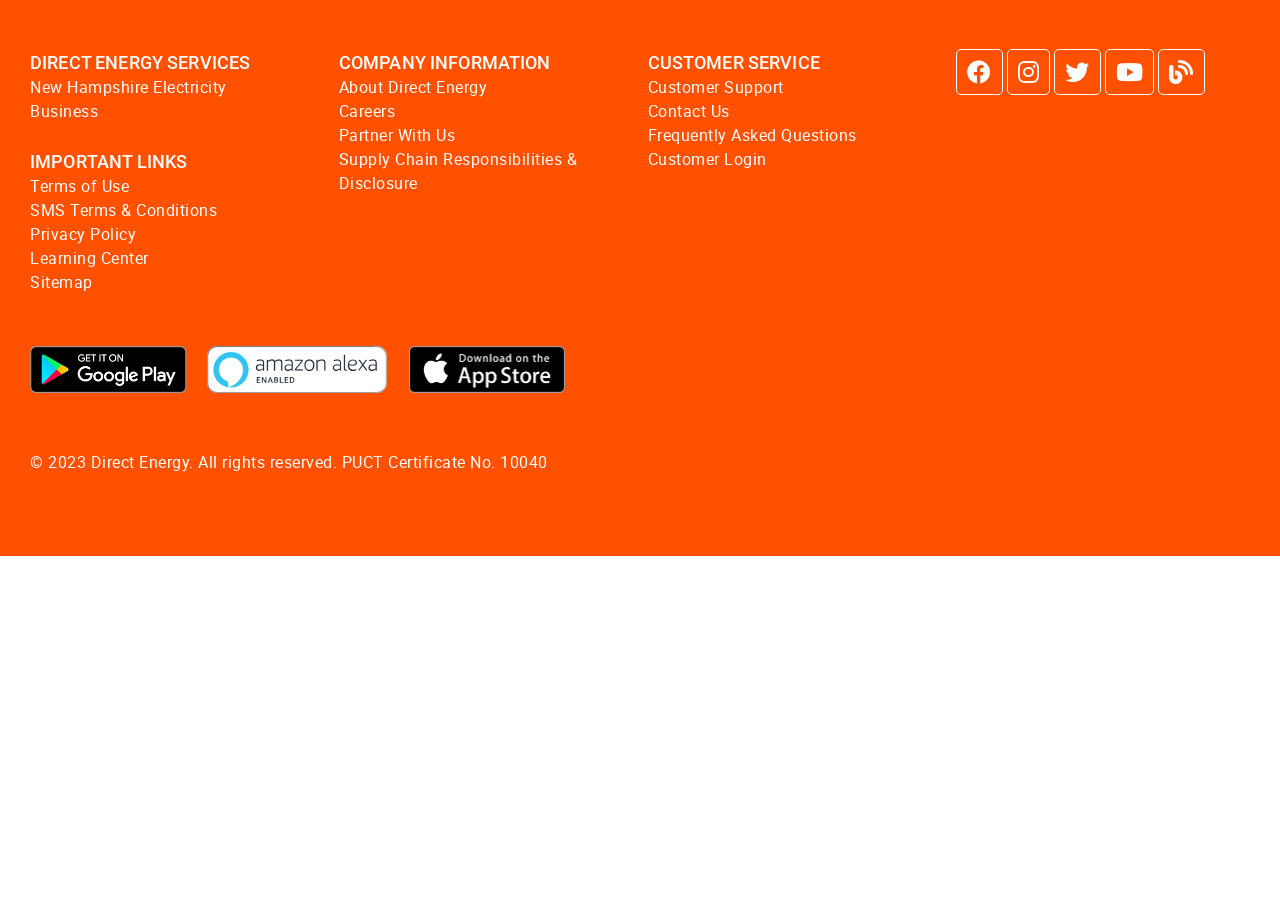
<file: demos/footer/index.html>
<!doctype html><html lang="en" class="de-theme"><head><meta charset="UTF-8"/><meta http-equiv="X-UA-Compatible" content="IE=edge"/><meta name="viewport" content="width=device-width,initial-scale=1"/><title>Footer</title><link rel="stylesheet" href="../../assets/styles/main.css"/><link rel="stylesheet" href="../../assets/styles/custom-icons.css"/><link rel="stylesheet" href="../../assets/styles/fontawesome.css"/><link rel="stylesheet" href="../../assets/styles/regular.css"/><link rel="stylesheet" href="../../assets/styles/brands.css"/><link rel="stylesheet" href="../../assets/styles/solid.css"/><link rel="stylesheet" href="../../assets/styles/light.css"/><link rel="icon" href="../../assets/images/favicon.ico"></head><body><section class="bg--primary-base bg--top-curv footer"><div class="container"><div class="row"><div class="col--md-odd-3 col--lg-3"><span class="link-list--head">DIRECT ENERGY SERVICES</span><ul class="fs--link-list"><li><a href="https://www.directenergy.com/nh/electricity-plans">New Hampshire Electricity</a></li><li><a href="https://www.nrg.com/business/all-products-and-services.html?debredi=2023nrgredi">Business</a></li></ul><span class="link-list--head">IMPORTANT LINKS</span><ul class="fs--link-list"><li></li><li><a href="https://www.directenergy.com/terms-of-use">Terms of Use</a></li><li><a href="https://www.directenergy.com/text-messages-faqs/sms-terms-and-conditions">SMS Terms &amp; Conditions</a></li><li></li><li><a href="https://www.directenergy.com/privacy-policy">Privacy Policy</a></li><li><a href="https://www.directenergy.com/learning-center">Learning Center</a></li><li><a href="https://www.directenergy.com/sitemap">Sitemap</a></li></ul></div><div class="col--md-odd-3 col--lg-3"><span class="link-list--head">COMPANY INFORMATION</span><ul class="fs--link-list"><li><a href="https://www.directenergy.com/about">About Direct Energy</a></li><li><a href="https://careers.nrgenergy.com/nrg" target="_blank">Careers</a></li><li><a href="https://www.directenergy.com/partner">Partner With Us</a></li><li><a href="https://www.directenergy.com/supplychainresponsibilities-disclosure" target="_blank">Supply Chain Responsibilities &amp; Disclosure</a></li></ul></div><div class="col--md-odd-3 col--lg-3"><span class="link-list--head">CUSTOMER SERVICE</span><ul class="fs--link-list"><li><a href="https://www.directenergy.com/nh/customer-support">Customer Support</a></li><li><a href="https://www.directenergy.com/nh/customer-support/contact-us">Contact Us</a></li><li><a href="https://www.directenergy.com/faqs/nh">Frequently Asked Questions</a></li><li><a href="https://www.directenergy.com/account/login">Customer Login</a></li></ul></div><div class="col--md-4 col--lg-3 mg-t--sm-20 mg-t--md-35"><span class="social"><ul class="fs--link-list"><li><a target="_blank" href="https://www.facebook.com/directenergy/" class="social-icon" title="Facebook"><i class="icon-md fa-brands fa-facebook"></i></a></li><li><a target="_blank" href="https://instagram.com/directenergy/" class="social-icon" title="Instagram" aria-hidden="true"><i class="icon-md fa-brands fa-instagram"></i></a></li><li><a target="_blank" href="https://twitter.com/directenergy" class="social-icon" title="Twitter"><i class="icon-md fa-brands fa-twitter"></i></a></li><li><a target="_blank" href="https://www.youtube.com/user/TheDirectEnergy" class="social-icon" title="YouTube"><i class="icon-md fa-brands fa-youtube"></i></a></li><li><a target="_blank" href="https://blog.directenergy.com" class="social-icon" title="Blog"><i class="icon-md fa-solid fa-blog"></i></a></li></ul></span></div></div><div class="row"><div class="col mg-t--35 mg-b--35"><a href="#" title="Google Play Store" class="store-button" target="_blank"><img src="/assets/images/playstore-button.png"/> </a><a href="https://www.amazon.com/dp/B07CGFBR8W" class="store-button" title="Amazon Alexa" target="_blank"><img src="/assets/images/alexa-button.png"/> </a><a href="https://itunes.apple.com/us/app/direct-energy-account-manager/id699977445?mt=8" class="store-button" title="Apple iOS AppStore" target="_blank"><img src="/assets/images/appstore-button.png"/></a></div><div class="col"><p>© 2023 Direct Energy. All rights reserved. PUCT Certificate No. 10040</p></div></div></div></section></body></html>
</file>
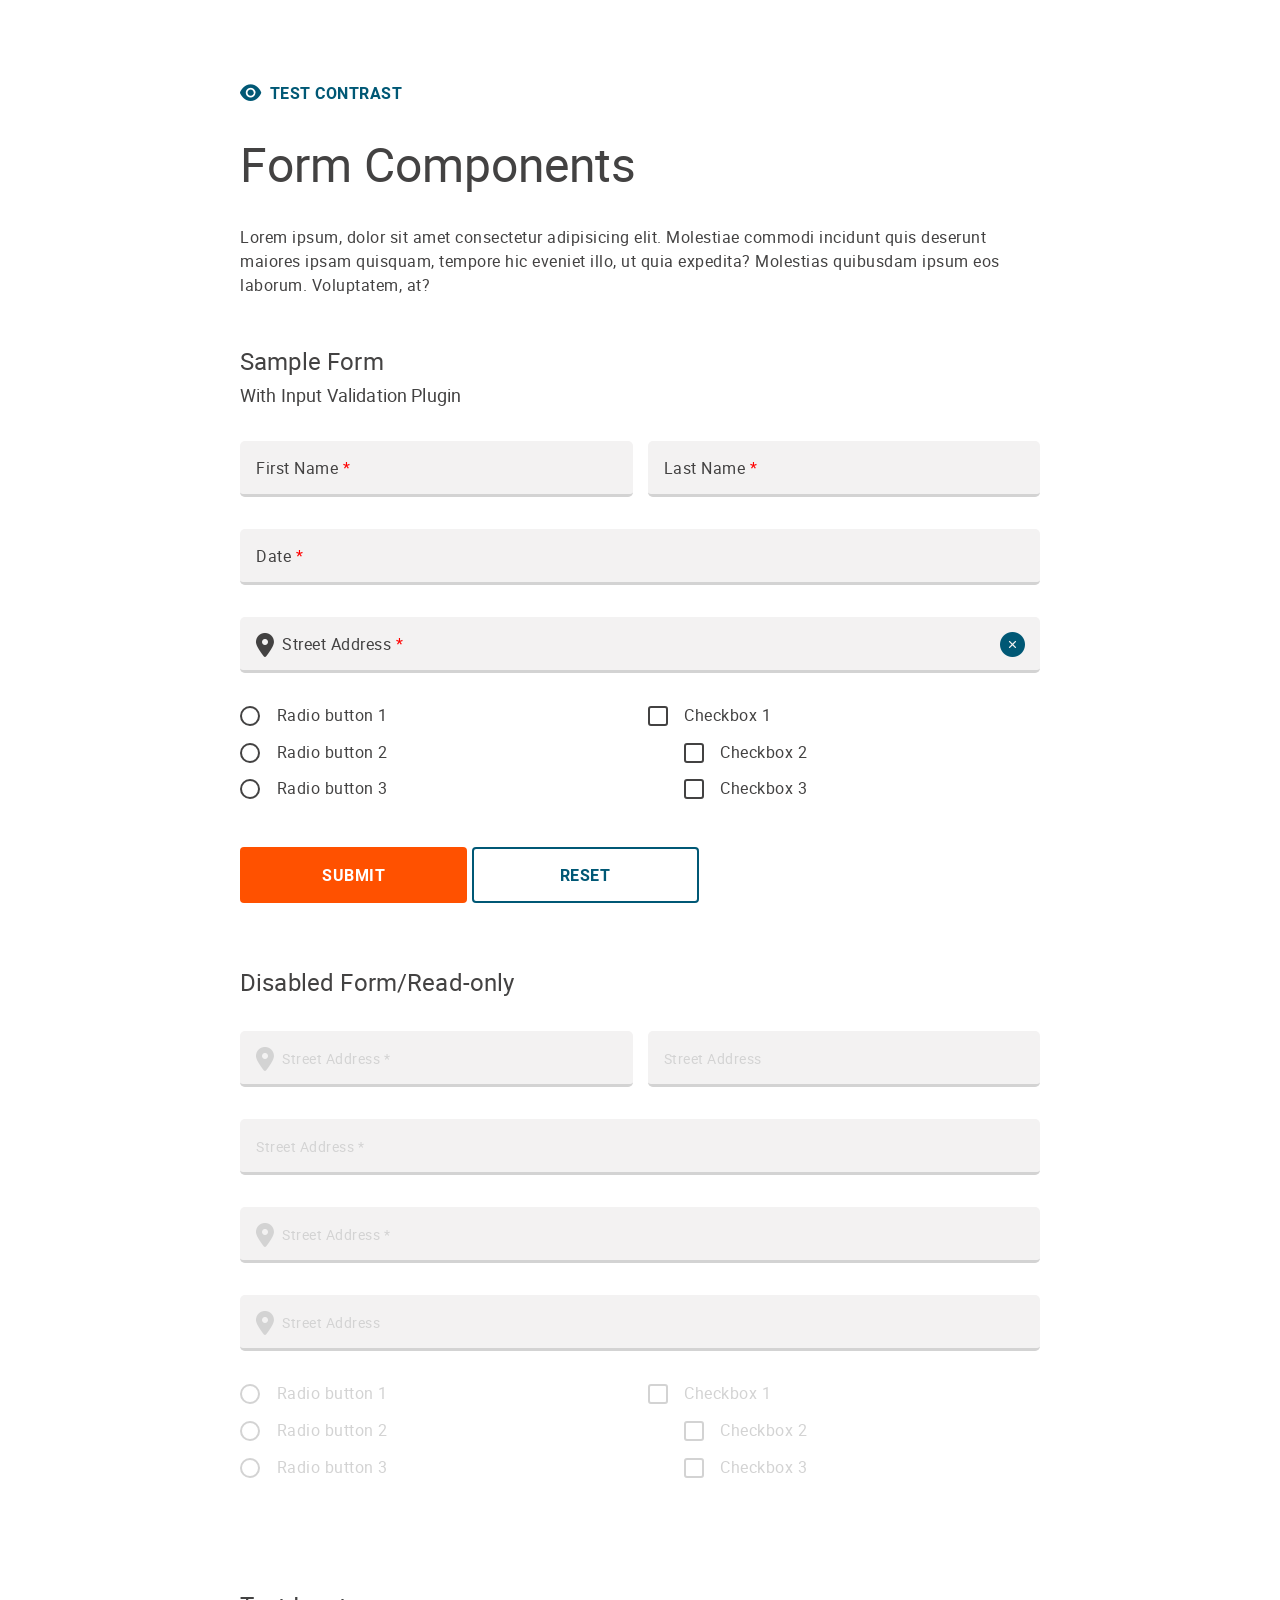
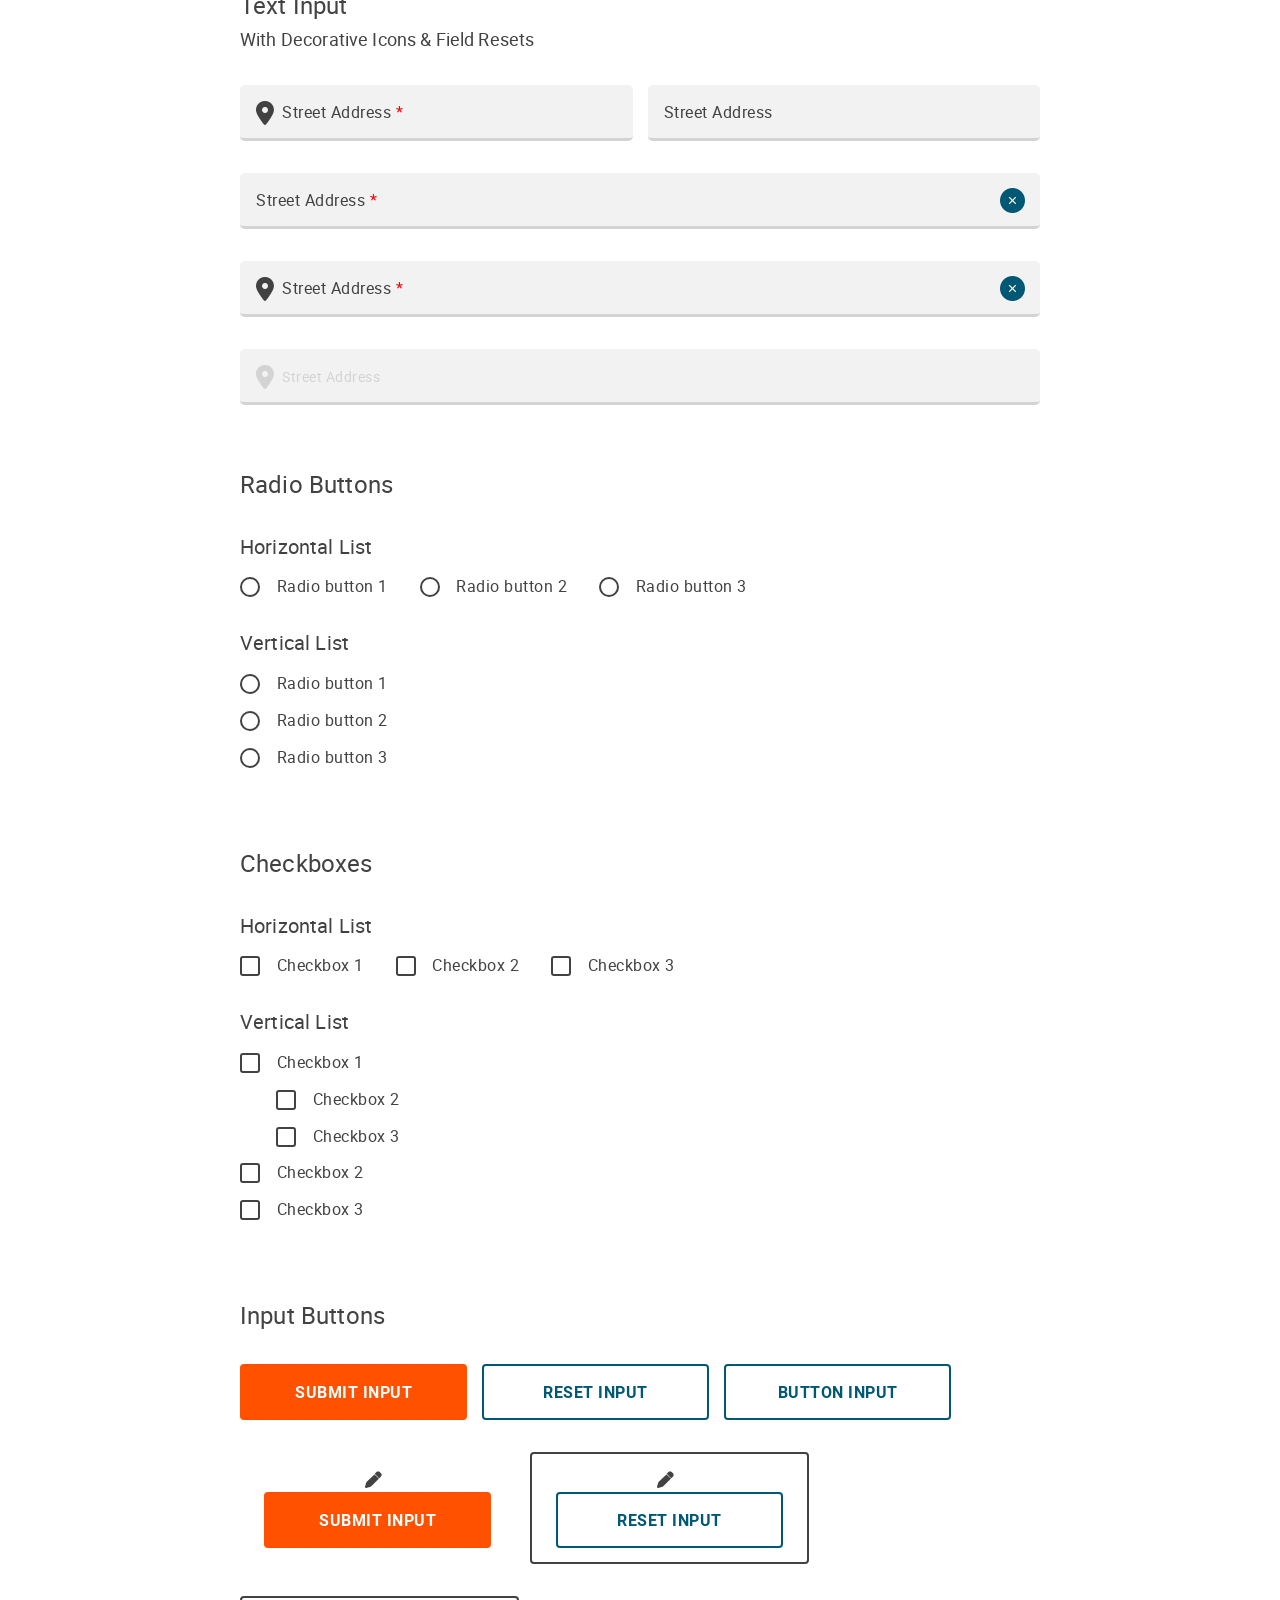
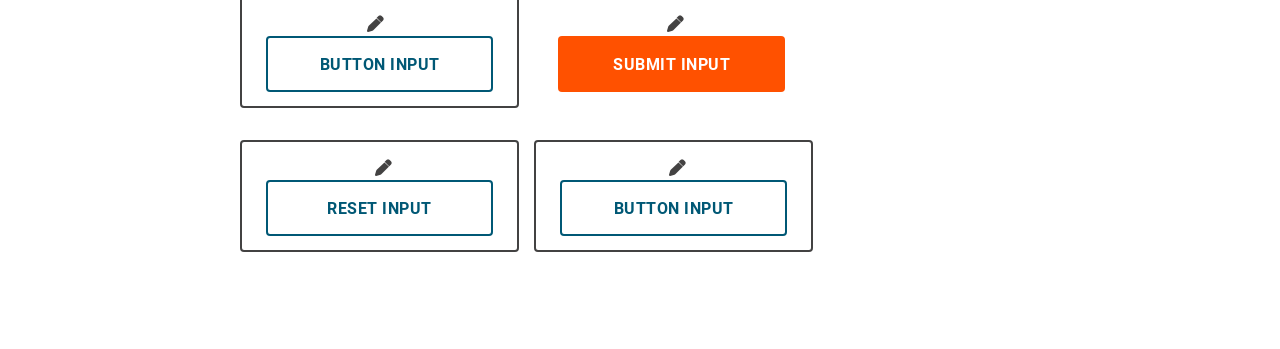
<file: demos/forms/index.html>
<!doctype html><html lang="en"><head><meta charset="UTF-8"/><meta http-equiv="X-UA-Compatible" content="IE=edge"/><meta name="viewport" content="width=device-width,initial-scale=1"/><title>Forms</title><link rel="stylesheet" href="../../assets/styles/main.css"/><link rel="stylesheet" href="../../assets/styles/custom-icons.css"/><link rel="stylesheet" href="../../assets/styles/fontawesome.css"/><link rel="stylesheet" href="../../assets/styles/regular.css"/><link rel="icon" href="../../assets/images/favicon.ico"><script src="../../demos/forms/index.html.js" defer="defer"></script></head><body><section><div class="container max-width--md"><div class="row"><div class="col"><p><button class="btn--tertiary" id="contrast"><i class="fak fa-eye-solid"></i>Test Contrast</button></p></div><div class="col"><h1>Form Components</h1><p>Lorem ipsum, dolor sit amet consectetur adipisicing elit. Molestiae commodi incidunt quis deserunt maiores ipsam quisquam, tempore hic eveniet illo, ut quia expedita? Molestias quibusdam ipsum eos laborum. Voluptatem, at?</p></div></div><div class="row"><div class="col"><form id="demo-form" data-form-callback="handleFormSubmission"><fieldset><div class="row"><div class="col"><h2 class="h-3 mg-b--5">Sample Form</h2><h3 class="h-5">With Input Validation Plugin</h3></div><div class="col--sm-2"><label class="wrap--text-input" for="first-name"><input name="first-name" placeholder="Erin" pattern="[A-Za-z]{1,20}" data-error-message="Please use upper and lowercase letters" required/> <span>First Name</span></label></div><div class="col--sm-2"><label class="wrap--text-input" for="last-name"><input name="last-name" placeholder="Smith" pattern="[A-Za-z]{1,20}" data-error-message="Please use upper and lowercase letters" required/> <span>Last Name</span></label></div><div class="col"><label class="wrap--text-input" for="date"><input name="date" placeholder="99/99/9999" pattern="\d{2}\/\d{2}\/\d{4}" data-error-message="Please enter a date 99/99/9999" required/> <span>Date</span></label></div><div class="col"><label class="wrap--text-input has-lead-icon has-reset-button" for="street-address"><input name="street-address" placeholder=" " required/> <i class="fak fa-location-dot-solid"></i> <span>Street Address</span> <button class="btn--tertiary"><i class="fak fa-circle-xmark-solid"></i></button></label></div><div class="col--md-4"><ul class="mg-l--0"><li><label class="wrap--radio-input" for="radio-91"><input id="radio-91" type="radio" name="radio5" value="1" required/> <span>Radio button 1</span></label></li><li><label class="wrap--radio-input" for="radio-92"><input id="radio-92" type="radio" name="radio5" value="1"/> <span>Radio button 2</span></label></li><li><label class="wrap--radio-input" for="radio-93"><input id="radio-93" type="radio" name="radio5" value="1"/> <span>Radio button 3</span></label></li></ul></div><div class="col--md-4"><ul class="mg-l--0"><li><label class="wrap--checkbox-input nested-checklist" for="checkbox-124"><input id="checkbox-142" type="checkbox" name="checkbox124" value="1" required/> <span>Checkbox 1</span></label><ul><li><label class="wrap--checkbox-input" for="checkbox-2234"><input id="checkbox-2234" type="checkbox" name="checkbox2234" value="1"/> <span>Checkbox 2</span></label></li><li><label class="wrap--checkbox-input" for="checkbox-5234"><input id="checkbox-5234" type="checkbox" name="checkbox5234" value="1"/> <span>Checkbox 3</span></label></li></ul></li></ul></div><div class="col"><input type="submit" value="Submit"/> <input type="reset" value="Reset"/></div></div></fieldset></form></div></div><div class="row"><div class="col"><form data-form-callback="handleFormSubmission"><fieldset disabled="disabled"><div class="row"><div class="col"><h2 class="h-3">Disabled Form/Read-only</h2></div><div class="col--sm-2"><label class="wrap--text-input has-lead-icon" for="street-address"><input name="street-address" placeholder=" " required/> <i class="fak fa-location-dot-solid"></i> <span>Street Address</span></label></div><div class="col--sm-2"><label class="wrap--text-input" for="street-address"><input name="street-address" placeholder=" "/> <span>Street Address</span></label></div><div class="col"><label class="wrap--text-input has-reset-button" for="street-address"><input name="street-address" placeholder=" " required/> <span>Street Address</span> <button class="btn--tertiary"><i class="fak fa-circle-xmark-solid"></i></button></label></div><div class="col"><label class="wrap--text-input has-lead-icon has-reset-button" for="street-address"><input name="street-address" placeholder=" " required/> <i class="fak fa-location-dot-solid"></i> <span>Street Address</span> <button class="btn--tertiary"><i class="fak fa-circle-xmark-solid"></i></button></label></div><div class="col"><label class="wrap--text-input has-lead-icon has-reset-button" for="street-address"><input name="street-address" placeholder=" " disabled="disabled"/> <i class="fak fa-location-dot-solid"></i> <span>Street Address</span> <button class="btn--tertiary"><i class="fak fa-circle-xmark-solid"></i></button></label></div><div class="col--md-4"><ul class="mg-l--0"><li><label class="wrap--radio-input" for="radio-91z"><input id="radio-91z" type="radio" name="radio5z" value="1" required/> <span>Radio button 1</span></label></li><li><label class="wrap--radio-input" for="radio-92x"><input id="radio-92x" type="radio" name="radio5x" value="1"/> <span>Radio button 2</span></label></li><li><label class="wrap--radio-input" for="radio-93x"><input id="radio-93x" type="radio" name="radio5x" value="1"/> <span>Radio button 3</span></label></li></ul></div><div class="col--md-4"><ul class="mg-l--0"><li><label class="wrap--checkbox-input nested-checklist" for="checkbox-124z"><input id="checkbox-142z" type="checkbox" name="checkbox124z" value="1" required/> <span>Checkbox 1</span></label><ul><li><label class="wrap--checkbox-input" for="checkbox-2234z"><input id="checkbox-2234z" type="checkbox" name="checkbox2234z" value="1"/> <span>Checkbox 2</span></label></li><li><label class="wrap--checkbox-input" for="checkbox-5234x"><input id="checkbox-5234x" type="checkbox" name="checkbox5234x" value="1"/> <span>Checkbox 3</span></label></li></ul></li></ul></div><div class="col"><input type="submit"/> <input type="reset"/></div></div></fieldset></form></div></div><div class="row"><div class="col"><form data-form-callback="handleFormSubmission"><fieldset><div class="row"><div class="col"><h2 class="h-3 mg-b--5">Text Input</h2><h3 class="h-5">With Decorative Icons & Field Resets</h3></div><div class="col--sm-2"><label class="wrap--text-input has-lead-icon" for="street-address"><input name="street-address" placeholder=" " required/> <i class="fak fa-location-dot-solid"></i> <span>Street Address</span></label></div><div class="col--sm-2"><label class="wrap--text-input" for="street-address"><input name="street-address" placeholder=" "/> <span>Street Address</span></label></div><div class="col"><label class="wrap--text-input has-reset-button" for="street-address"><input name="street-address" placeholder=" " required/> <span>Street Address</span> <button class="btn--tertiary"><i class="fak fa-circle-xmark-solid"></i></button></label></div><div class="col"><label class="wrap--text-input has-lead-icon has-reset-button" for="street-address"><input name="street-address" placeholder=" " required/> <i class="fak fa-location-dot-solid"></i> <span>Street Address</span> <button class="btn--tertiary"><i class="fak fa-circle-xmark-solid"></i></button></label></div><div class="col"><label class="wrap--text-input has-lead-icon has-reset-button" for="street-address"><input name="street-address" placeholder=" " disabled="disabled"/> <i class="fak fa-location-dot-solid"></i> <span>Street Address</span> <button class="btn--tertiary"><i class="fak fa-circle-xmark-solid"></i></button></label></div></div></fieldset></form></div></div><div class="row"><div class="col"><form data-form-callback="handleFormSubmission"><fieldset><div class="row"><div class="col"><h2 class="h-3 mg-b--5">Radio Buttons</h2></div><div class="col"><h3 class="h-4">Horizontal List</h3><ul class="display-flex mg-l--0"><li><label class="wrap--radio-input" for="radio-1"><input id="radio-1" type="radio" name="radio" value="1"/> <span>Radio button 1</span></label></li><li><label class="wrap--radio-input" for="radio-2"><input id="radio-2" type="radio" name="radio" value="1"/> <span>Radio button 2</span></label></li><li><label class="wrap--radio-input" for="radio-5"><input id="radio-5" type="radio" name="radio" value="1"/> <span>Radio button 3</span></label></li></ul></div><div class="col"><h3 class="h-4">Vertical List</h3><ul class="mg-l--0"><li><label class="wrap--radio-input" for="radio-15"><input id="radio-15" type="radio" name="radio2" value="1"/> <span>Radio button 1</span></label></li><li><label class="wrap--radio-input" for="radio-25"><input id="radio-25" type="radio" name="radio2" value="1"/> <span>Radio button 2</span></label></li><li><label class="wrap--radio-input" for="radio-35"><input id="radio-35" type="radio" name="radio2" value="1"/> <span>Radio button 3</span></label></li></ul></div></div></fieldset></form></div></div><div class="row"><div class="col"><form data-form-callback="handleFormSubmission"><fieldset><div class="row"><div class="col"><h2 class="h-3 mg-b--5">Checkboxes</h2></div><div class="col"><h3 class="h-4">Horizontal List</h3><ul class="display-flex mg-l--0"><li><label class="wrap--checkbox-input" for="checkbox-1"><input id="checkbox-1" type="checkbox" name="checkbox1" value="1"/> <span>Checkbox 1</span></label></li><li><label class="wrap--checkbox-input" for="checkbox-2"><input id="checkbox-2" type="checkbox" name="checkbox2" value="1"/> <span>Checkbox 2</span></label></li><li><label class="wrap--checkbox-input" for="checkbox-5"><input id="checkbox-5" type="checkbox" name="checkbox5" value="1"/> <span>Checkbox 3</span></label></li></ul></div><div class="col"><h3 class="h-4">Vertical List</h3><ul class="mg-l--0"><li><label class="wrap--checkbox-input nested-checklist" for="checkbox-12"><input id="checkbox-12" type="checkbox" name="checkbox12" value="1"/> <span>Checkbox 1</span></label><ul><li><label class="wrap--checkbox-input" for="checkbox-223"><input id="checkbox-223" type="checkbox" name="checkbox223" value="1"/> <span>Checkbox 2</span></label></li><li><label class="wrap--checkbox-input" for="checkbox-523"><input id="checkbox-523" type="checkbox" name="checkbox523" value="1"/> <span>Checkbox 3</span></label></li></ul></li><li><label class="wrap--checkbox-input" for="checkbox-22"><input id="checkbox-22" type="checkbox" name="checkbox22" value="1"/> <span>Checkbox 2</span></label></li><li><label class="wrap--checkbox-input" for="checkbox-52"><input id="checkbox-52" type="checkbox" name="checkbox52" value="1"/> <span>Checkbox 3</span></label></li></ul></div></div></fieldset></form></div></div><div class="row"><div class="col"><form data-form-callback="handleFormSubmission"><fieldset><div class="row"><div class="col"><h2 class="h-3 mg-b--5">Input Buttons</h2></div><div class="col--md-odd-1"><input type="submit" value="Submit Input" class="center-block"/></div><div class="col--md-odd-1"><input type="reset" value="Reset Input" class="center-block"/></div><div class="col--md-odd-1"><input type="button" value="Button Input" class="center-block"/></div><div class="col--md-odd-1"><label type="submit"><i class="fak fa-pen-solid" aria-hidden="true"></i><input type="submit" value="Submit Input" class="icon fa-pen-solid"/></label></div><div class="col--md-odd-1"><label type="reset"><i class="fak fa-pen-solid" aria-hidden="true"></i><input type="reset" value="Reset Input" class="center-block icon fa-pen-solid"/></label></div><div class="col--md-odd-1"><label type="button"><i class="fak fa-pen-solid" aria-hidden="true"></i><input type="button" value="Button Input" class="center-block icon fa-pen-solid"/></label></div><div class="col--md-odd-1"><label class="icon-right" type="submit"><i class="fak fa-pen-solid" aria-hidden="true"></i><input type="submit" value="Submit Input" class="icon fa-pen-solid"/></label></div><div class="col--md-odd-1"><label class="icon-right" type="reset"><i class="fak fa-pen-solid" aria-hidden="true"></i><input type="reset" value="Reset Input" class="center-block icon fa-pen-solid"/></label></div><div class="col--md-odd-1"><label class="icon-right" type="button"><i class="fak fa-pen-solid" aria-hidden="true"></i><input type="button" value="Button Input" class="center-block icon fa-pen-solid"/></label></div></div></fieldset></form></div></div></div></section></body></html>
</file>
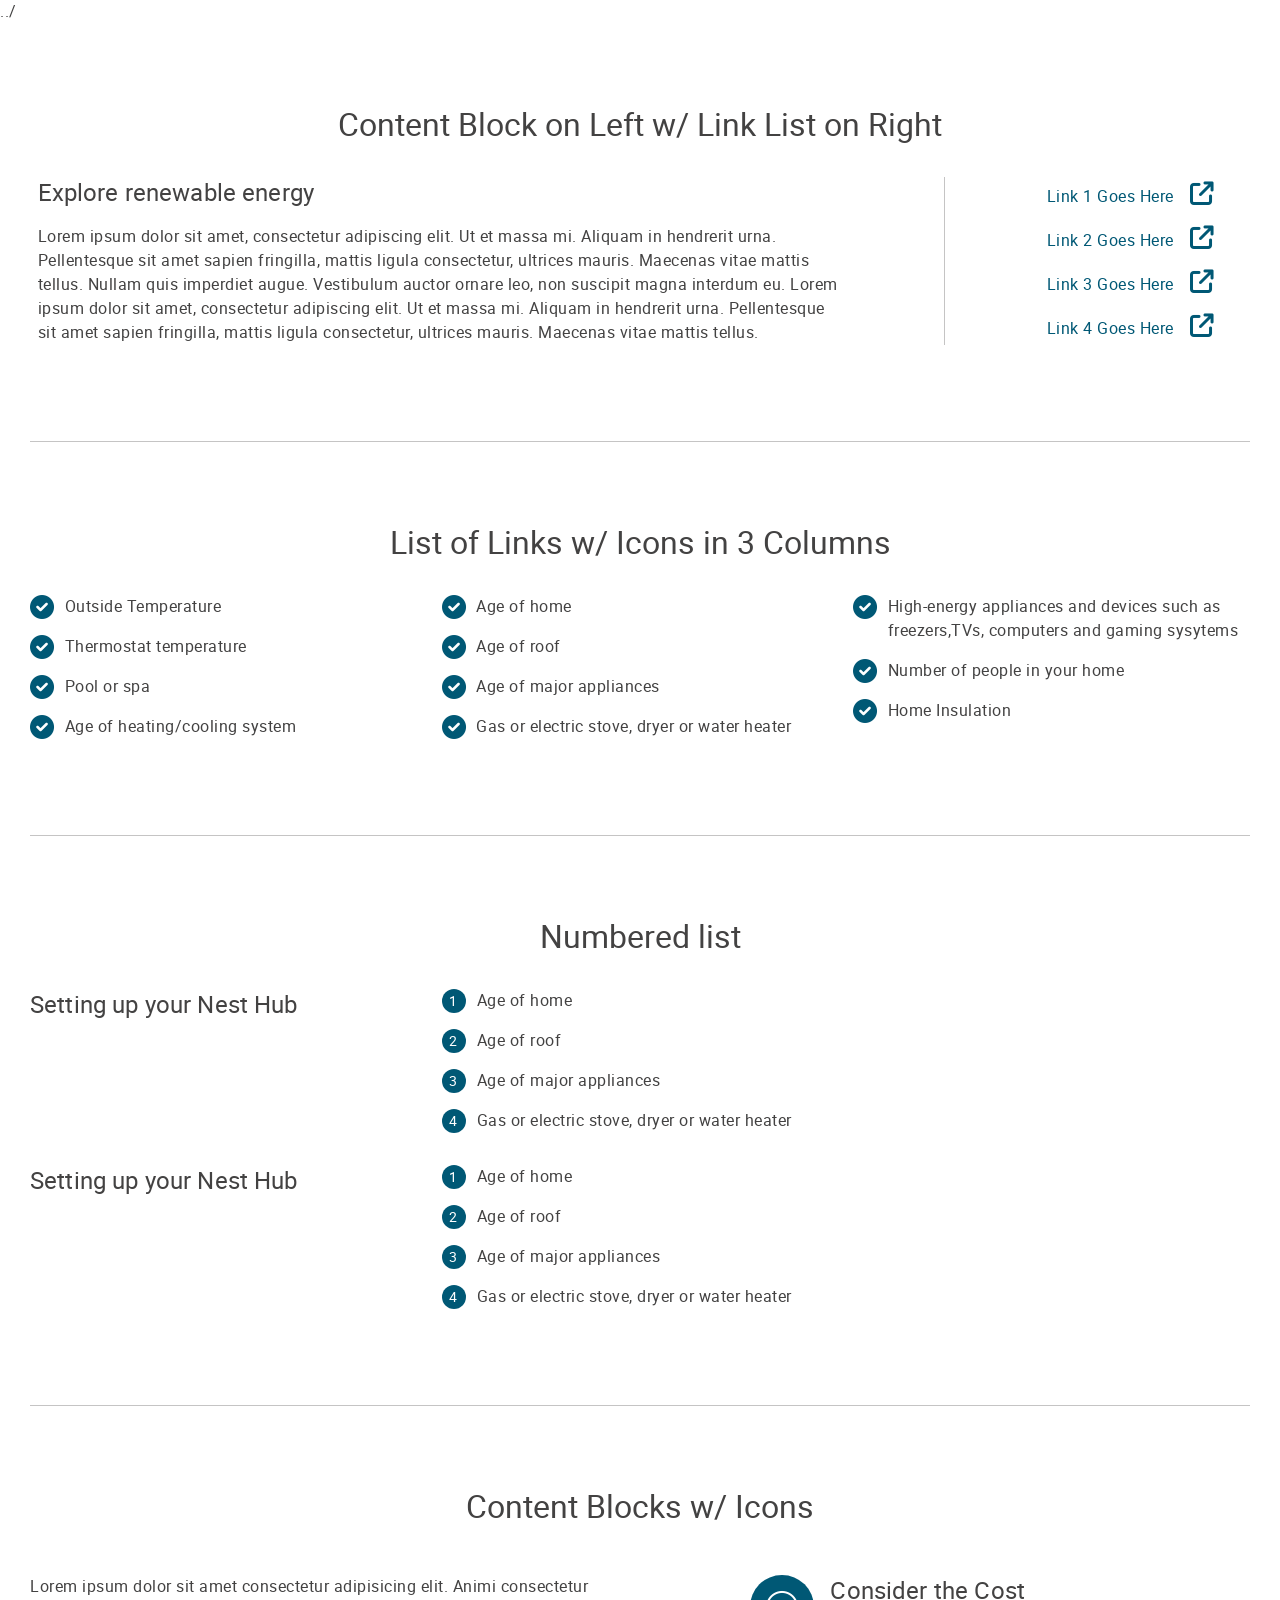
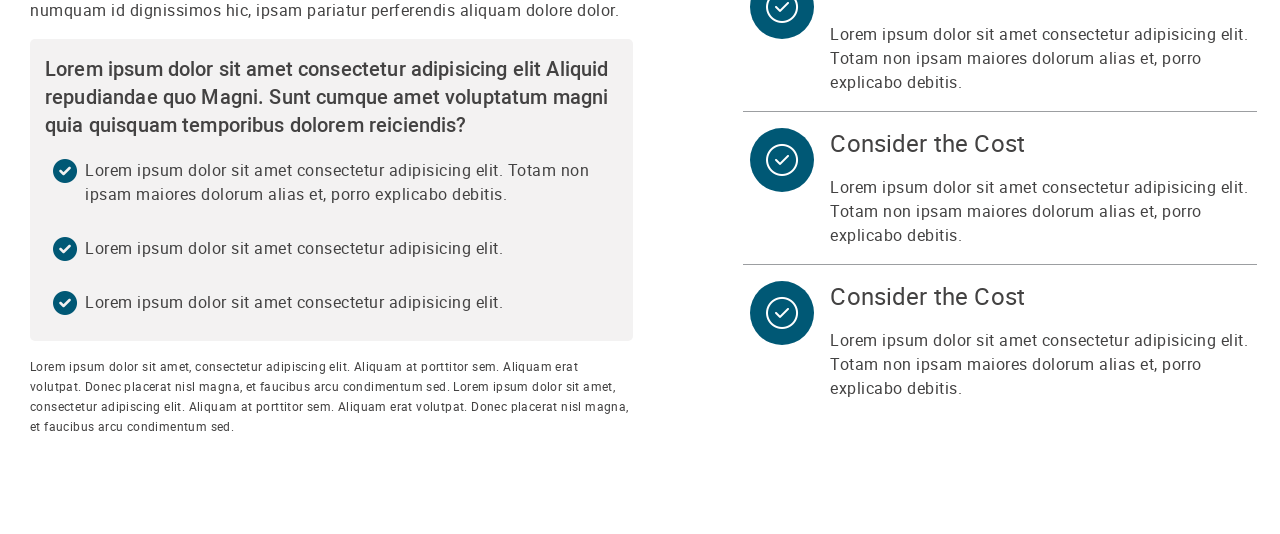
<file: demos/link-list/index.html>
../<!doctype html><html lang="en"><head><meta charset="UTF-8"/><meta http-equiv="X-UA-Compatible" content="IE=edge"/><meta name="viewport" content="width=device-width,initial-scale=1"/><title>List of Links</title><link rel="stylesheet" href="../../assets/styles/main.css"/><link rel="stylesheet" href="../../assets/styles/custom-icons.css"/><link rel="stylesheet" href="../../assets/styles/fontawesome.css"/><link rel="stylesheet" href="../../assets/styles/regular.css"/></head><body><section class="bdr-bottom"><div class="container bdr-clr--secondary-light-3"><div class="row"><div class="col fs--text-center"><h2>Content Block on Left w/ Link List on Right</h2></div></div><div class="row text-block-with-link-list col--v-align-center"><div class="col--left"><h3>Explore renewable energy</h3><p>Lorem ipsum dolor sit amet, consectetur adipiscing elit. Ut et massa mi. Aliquam in hendrerit urna. Pellentesque sit amet sapien fringilla, mattis ligula consectetur, ultrices mauris. Maecenas vitae mattis tellus. Nullam quis imperdiet augue. Vestibulum auctor ornare leo, non suscipit magna interdum eu. Lorem ipsum dolor sit amet, consectetur adipiscing elit. Ut et massa mi. Aliquam in hendrerit urna. Pellentesque sit amet sapien fringilla, mattis ligula consectetur, ultrices mauris. Maecenas vitae mattis tellus.</p></div><div class="col--right"><ul class="fs--link-list"><li><a class="icon-right" href="#"><i class="icon-md fak fa-arrow-up-right-from-square-solid"></i>Link 1 Goes Here</a></li><li><a class="icon-right" href="#"><i class="icon-md fak fa-arrow-up-right-from-square-solid"></i>Link 2 Goes Here</a></li><li><a class="icon-right" href="#"><i class="icon-md fak fa-arrow-up-right-from-square-solid"></i>Link 3 Goes Here</a></li><li><a class="icon-right" href="#"><i class="icon-md fak fa-arrow-up-right-from-square-solid"></i>Link 4 Goes Here</a></li></ul></div></div></div></section><section class="bdr-bottom"><div class="container bdr-clr--secondary-light-3"><div class="row"><div class="col fs--text-center"><h2>List of Links w/ Icons in 3 Columns</h2></div><div class="col--md-odd-3"><ul class="fs--link-list"><li><i class="icon-md clr--tertiary-base fak fa-circle-check-solid"></i>Outside Temperature</li><li><i class="icon-md clr--tertiary-base fak fa-circle-check-solid"></i>Thermostat temperature</li><li><i class="icon-md clr--tertiary-base fak fa-circle-check-solid"></i>Pool or spa</li><li><i class="icon-md clr--tertiary-base fak fa-circle-check-solid"></i>Age of heating/cooling system</li></ul></div><div class="col--md-odd-3 mg-t--sm-0"><ul class="fs--link-list"><li><i class="icon-md clr--tertiary-base fak fa-circle-check-solid"></i>Age of home</li><li><i class="icon-md clr--tertiary-base fak fa-circle-check-solid"></i>Age of roof</li><li><i class="icon-md clr--tertiary-base fak fa-circle-check-solid"></i>Age of major appliances</li><li><i class="icon-md clr--tertiary-base fak fa-circle-check-solid"></i>Gas or electric stove, dryer or water heater</li></ul></div><div class="col--md-odd-3 mg-t--sm-0"><ul class="fs--link-list"><li><i class="icon-md clr--tertiary-base fak fa-circle-check-solid"></i>High-energy appliances and devices such as freezers,TVs, computers and gaming sysytems</li><li><i class="icon-md clr--tertiary-base fak fa-circle-check-solid"></i>Number of people in your home</li><li><i class="icon-md clr--tertiary-base fak fa-circle-check-solid"></i>Home Insulation</li></ul></div></div></div></section><section class="bdr-bottom"><div class="container bdr-clr--secondary-light-3"><div class="row"><div class="col fs--text-center"><h2>Numbered list</h2></div><div class="col--md-3 col--lg-4"><h3>Setting up your Nest Hub</h3></div><div class="col--md-5 col--lg-8 mg-t--sm-0"><ul class="fs--link-list numbered-list"><li>Age of home</li><li>Age of roof</li><li>Age of major appliances</li><li>Gas or electric stove, dryer or water heater</li></ul></div></div><div class="row"><div class="col--md-3 col--lg-4"><h3>Setting up your Nest Hub</h3></div><div class="col--md-5 col--lg-8 mg-t--sm-0"><ul class="fs--link-list numbered-list"><li>Age of home</li><li>Age of roof</li><li>Age of major appliances</li><li>Gas or electric stove, dryer or water heater</li></ul></div></div></div></section><section><div class="container"><div class="row"><div class="col fs--text-center"><h2>Content Blocks w/ Icons</h2></div><div class="col--lg-6"><div class="row"><div class="col"><p>Lorem ipsum dolor sit amet consectetur adipisicing elit. Animi consectetur numquam id dignissimos hic, ipsam pariatur perferendis aliquam dolore dolor.</p></div></div><div class="row bg--secondary-light-2 bdr-rad--25"><div class="col"><h4 class="fw--semibold">Lorem ipsum dolor sit amet consectetur adipisicing elit Aliquid repudiandae quo Magni. Sunt cumque amet voluptatum magni quia quisquam temporibus dolorem reiciendis?</h4><ul class="fa-ul"><li><span class="fa-li"><i class="icon-md clr--tertiary-base fak fa-circle-check-solid"></i></span>Lorem ipsum dolor sit amet consectetur adipisicing elit. Totam non ipsam maiores dolorum alias et, porro explicabo debitis.</li><li><span class="fa-li"><i class="icon-md clr--tertiary-base fak fa-circle-check-solid"></i></span>Lorem ipsum dolor sit amet consectetur adipisicing elit.</li><li><span class="fa-li"><i class="icon-md clr--tertiary-base fak fa-circle-check-solid"></i></span>Lorem ipsum dolor sit amet consectetur adipisicing elit.</li></ul></div></div><div class="row"><div class="col"><p class="p-3 clr--g">Lorem ipsum dolor sit amet, consectetur adipiscing elit. Aliquam at porttitor sem. Aliquam erat volutpat. Donec placerat nisl magna, et faucibus arcu condimentum sed. Lorem ipsum dolor sit amet, consectetur adipiscing elit. Aliquam at porttitor sem. Aliquam erat volutpat. Donec placerat nisl magna, et faucibus arcu condimentum sed.</p></div></div></div><div class="col--lg-5 col--lg-1-push"><div class="row"><div class="col"><div class="icon-lft-text-rgt"><div class="left"><i class="icon-lg fak fa-circle-check-light bg--tertiary-base"></i></div><div class="right"><h3>Consider the Cost</h3><p>Lorem ipsum dolor sit amet consectetur adipisicing elit. Totam non ipsam maiores dolorum alias et, porro explicabo debitis.</p></div></div></div><hr class="bg--gray-disabled"/><div class="col"><div class="icon-lft-text-rgt"><div class="left"><i class="icon-lg fak fa-circle-check-light bg--tertiary-base"></i></div><div class="right"><h3>Consider the Cost</h3><p>Lorem ipsum dolor sit amet consectetur adipisicing elit. Totam non ipsam maiores dolorum alias et, porro explicabo debitis.</p></div></div></div><hr class="bg--gray-disabled"/><div class="col"><div class="icon-lft-text-rgt"><div class="left"><i class="icon-lg fak fa-circle-check-light bg--tertiary-base"></i></div><div class="right"><h3>Consider the Cost</h3><p>Lorem ipsum dolor sit amet consectetur adipisicing elit. Totam non ipsam maiores dolorum alias et, porro explicabo debitis.</p></div></div></div></div></div></div></div></section></body></html>
</file>
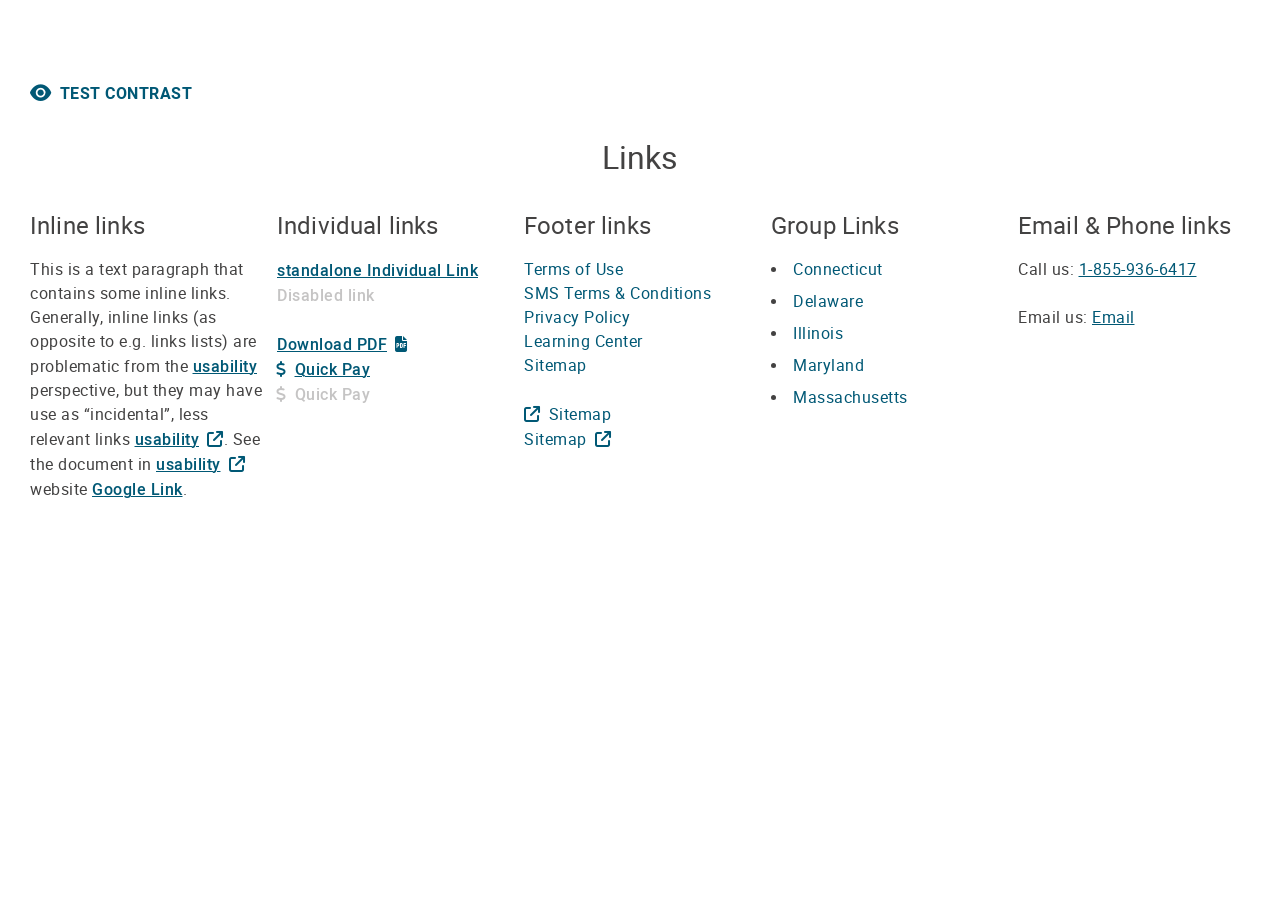
<file: demos/links/index.html>
<!doctype html><html lang="en"><head><meta charset="UTF-8"/><meta http-equiv="X-UA-Compatible" content="IE=edge"/><meta name="viewport" content="width=device-width,initial-scale=1"/><link rel="stylesheet" href="../../assets/styles/main.css"/><link rel="stylesheet" href="../../assets/styles/custom-icons.css"/><link rel="stylesheet" href="../../assets/styles/fontawesome.css"/><link rel="stylesheet" href="../../assets/styles/regular.css"/><link rel="icon" href="../../assets/images/favicon.ico"><script src="../links/index.html.js" defer="defer"></script><title>Links</title></head><body><section><div class="container"><div class="row"><div class="col"><p><button class="btn--tertiary" id="contrast"><i class="fak fa-eye-solid"></i>Test Contrast</button></p></div><div class="col fs--text-center"><h2>Links</h2></div></div><div class="row even-5--md"><div class="col--md-1"><h3>Inline links</h3><p>This is a text paragraph that contains some inline links. Generally, inline links (as opposite to e.g. links lists) are problematic from the <a href="#">usability</a> perspective, but they may have use as &#8220;incidental&#8221;, less relevant links <a href="#">usability<i class="fak fa-arrow-up-right-from-square-solid"></i></a>. See the document in <a href="#" class="icon-right"><i class="fak fa-arrow-up-right-from-square-solid"></i>usability</a> website <cite><a href="#">Google Link</a></cite>.</p></div><div class="col--md-1"><h3>Individual links</h3><p><a href="#">standalone Individual Link</a><br/><a href="#" disabled="disabled">Disabled link</a></p><p><a href="#">Download PDF<i class="fak fa-filed-pdf-solid"></i></a><br/><a href="#" class="icon-left"><i class="fak fa-rate-dollar-solid"></i>Quick Pay</a><br/><a href="#" class="icon-left" disabled="disabled"><i class="fak fa-rate-dollar-solid"></i>Quick Pay</a></p></div><div class="col--md-1"><h3>Footer links</h3><ul class="mg-l--0"><li><a href="#">Terms of Use</a></li><li><a href="#">SMS Terms &amp; Conditions</a></li><li><a href="#">Privacy Policy</a></li><li><a href="#">Learning Center</a></li><li><a href="#">Sitemap</a></li><li>&nbsp;</li><li><a href="#" class="icon-left"><i class="fak fa-arrow-up-right-from-square-solid icon-left"></i>Sitemap</a></li><li><a href="#">Sitemap<i class="fak fa-arrow-up-right-from-square-solid"></i></a></li></ul></div><div class="col--md-1"><h3>Group Links</h3><ul class="mg-l--0 fs--bulleted-list"><li><a href="#">Connecticut</a></li><li><a href="#">Delaware</a></li><li><a href="#">Illinois</a></li><li><a href="#">Maryland</a></li><li><a href="#">Massachusetts</a></li></ul></div><div class="col--md-1"><h3>Email & Phone links</h3><p>Call us: <a href="tel:">1-855-936-6417</a></p><p>Email us: <a href="mailto:">Email</a></p></div></div></div></section></body></html>
</file>
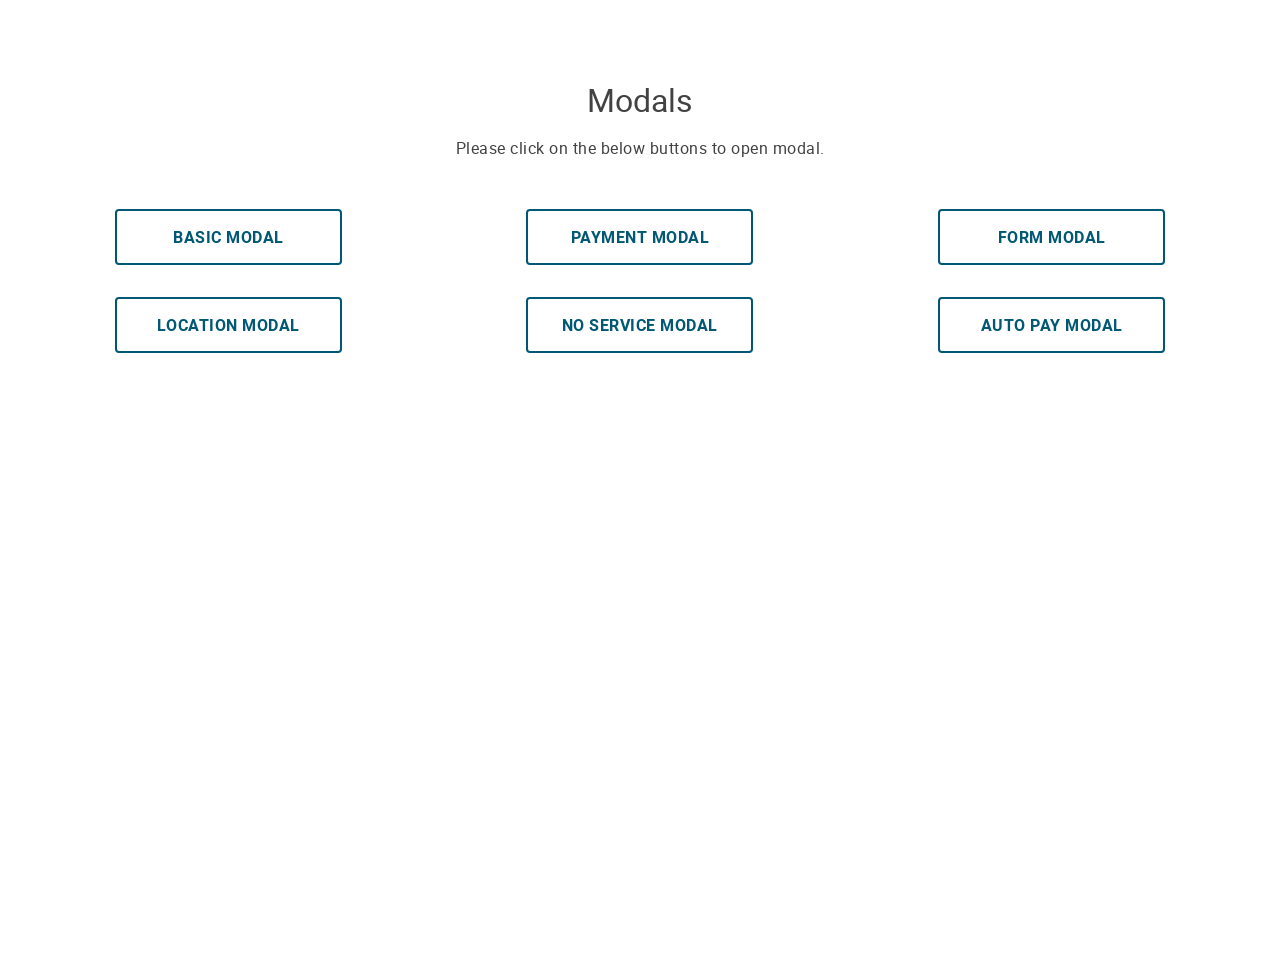
<file: demos/modals/index.html>
<!doctype html><html lang="en"><head><meta charset="UTF-8"/><meta http-equiv="X-UA-Compatible" content="IE=edge"/><meta name="viewport" content="width=device-width,initial-scale=1"/><link rel="stylesheet" href="../../assets/styles/main.css"/><link rel="stylesheet" href="../../assets/styles/custom-icons.css"/><link rel="stylesheet" href="../../assets/styles/fontawesome.css"/><link rel="stylesheet" href="../../assets/styles/regular.css"/><link rel="icon" href="../../assets/images/favicon.ico"><script src="../../demos/forms/index.html.js" defer="defer"></script><script src="../../demos/modals/index.html.js" defer="defer"></script><title>Modals</title></head><body><section><div class="container"><div class="row fs--text-center"><div class="col"><h2>Modals</h2><p>Please click on the below buttons to open modal.</p></div><div class="col"><div class="row"><div class="col--md-4 col--lg-4"><button data-modal-trigger data-modal-target="basic-modal">Basic Modal</button></div><div class="col--md-4 col--lg-4"><button data-modal-trigger data-modal-target="confirm-modal">Payment Modal</button></div><div class="col--md-4 col--lg-4"><button data-modal-trigger data-modal-target="form-modal">Form Modal</button></div><div class="col--md-4 col--lg-4"><button data-modal-trigger data-modal-target="location-modal">Location Modal</button></div><div class="col--md-4 col--lg-4"><button data-modal-trigger data-modal-target="no-service-modal">No Service Modal</button></div><div class="col--md-4 col--lg-4"><button data-modal-trigger data-modal-target="autopay-modal">Auto Pay Modal</button></div></div></div></div></div></section><div class="modal-containers"><div class="modal-container container max-width--sm" data-modal-container="hidden" data-modal-target="basic-modal"><div class="modal-head"><h4>Confirm Default Payment</h4></div><div class="modal-body"><div class="row"><div class="col"><p>Make [Card Name] the new default payment method?</p></div></div></div><div class="modal-footer"><button class="btn--primary" data-close-modal="basic-modal">Confirm</button> <button class="btn--secondary" data-close-modal="basic-modal">Cancel</button></div></div><div class="modal-container" data-modal-container="hidden" data-modal-target="confirm-modal"><div class="row"><div class="col--md-4 modal-col"><div class="modal-head"><h4>Confirm Default Payment</h4></div><div class="modal-body"><div class="row"><div class="col"><h5>You have chosen: Live Brighter 27</h5><p>Please provide your completre service address.</p></div></div></div><div class="modal-footer"><button class="btn--primary" data-close-modal="confirm-modal">Continue</button></div></div><div class="col--md-4 modal-col bg--tertiary-light-1"><div class="modal-head"><h4>Already a Customer?</h4></div><div class="modal-body"><div class="row"><div class="col"><p>Lorem ipsum dolor sit amet, consectetur adipiscing elit. Aliquam at porttitor sem. Aliquam erat volutpat. Donec placerat nisl magna, et faucibus arcu condimentum sed.</p></div></div></div><div class="modal-footer"><button class="btn--secondary" data-close-modal="confirm-modal">Continue</button></div></div></div></div><div class="modal-container" data-modal-container="hidden" data-modal-target="form-modal"><div class="row"><div class="col--md-4 modal-col"><div class="modal-head"><h4>I'm a New Customer</h4></div><div class="modal-body"><form><div class="row"><div class="col"><h5>You have chosen: Live Brighter 27</h5><p>Please provide your completre service address.</p></div><div class="col"><label class="wrap--text-input has-reset-button" for="street-address"><input name="street-address" placeholder=" " required/> <span>Street Address</span></label></div><div class="col--sm-2"><label class="wrap--text-input" for="apt"><input name="apt" placeholder=" " required/> <span>Apt</span></label></div><div class="col--sm-2"><label class="wrap--text-input" for="zip-code"><input name="zip-code" placeholder=" " pattern="/^[0-9]{5}(?:-[0-9]{4})?$/"/> <span>Zip Code</span></label></div></div></form></div><div class="modal-footer"><button class="btn--primary" data-close-modal="form-modal">Continue</button></div></div><div class="col--md-4 modal-col bg--tertiary-light-1"><div class="modal-head"><h4>Already a Customer?</h4></div><div class="modal-body"><div class="row"><div class="col"><p>Lorem ipsum dolor sit amet, consectetur adipiscing elit. Aliquam at porttitor sem. Aliquam erat volutpat. Donec placerat nisl magna, et faucibus arcu condimentum sed.</p></div></div></div><div class="modal-footer"><button class="btn--secondary" data-close-modal="form-modal">Continue</button></div></div></div></div><div class="modal-container container max-width--sm" data-modal-container="hidden" data-modal-target="location-modal"><div class="row"><div class="col modal-col"><div class="modal-head"><h4><i class="fa fa-exclamation-circle clr--error-element"></i>Please Select a Service Location</h4></div><div class="modal-body"><div class="row"><div class="col"><form><ul class="mg-l--0"><li><label class="wrap--radio-input" for="radio-91"><input id="radio-91" type="radio" name="radio5" value="1" required=""/> <span>Texas Postpaid (get a bill every month)</span></label></li><li><label class="wrap--radio-input" for="radio-92"><input id="radio-92" type="radio" name="radio5" value="1"/> <span>Texas Prepaid (pay as you go)</span></label></li><li><label class="wrap--radio-input" for="radio-93"><input id="radio-93" type="radio" name="radio5" value="1"/> <span>Alberta</span></label></li><li><label class="wrap--radio-input" for="radio-93"><input id="radio-93" type="radio" name="radio5" value="1"/> <span>Other</span></label></li></ul></form></div></div></div><div class="modal-footer"><button class="btn--primary" data-close-modal="location-modal">Proceed</button> <button class="btn--secondary" data-close-modal="location-modal">Cancel</button></div></div></div></div><div class="modal-container" data-modal-container="hidden" data-modal-target="no-service-modal"><div class="row"><div class="col--md-4 modal-col"><div class="modal-head"><h4><i class="fa fa-exclamation-circle clr--error-element"></i>No Service Available</h4></div><div class="modal-body"><div class="row"><div class="col"><p>We're sorry, the zip code you entered is not serviced by Direct Energy at this time.</p></div></div></div><div class="modal-footer"><button class="btn--primary" data-close-modal="no-service-modal">RE-ENTER ZIP CODE</button> <button class="btn--secondary" data-close-modal="no-service-modal">Go Back</button></div></div><div class="col--md-4 modal-col bg--tertiary-light-1"><div class="modal-head"><h4>Already a Customer?</h4></div><div class="modal-body"><div class="row"><div class="col"><p>If you have an account with us, please sign in to your account to get accurate pricing and availability.</p></div></div></div><div class="modal-footer"><button class="btn--secondary" data-close-modal="no-service-modal">Login</button></div></div></div></div><div class="modal-container container max-width--sm" data-modal-container="hidden" data-modal-target="autopay-modal"><div class="row"><div class="col modal-col"><div class="modal-head"><h4>Add Auto Pay</h4></div><div class="modal-body grid-divider"><div class="row"><div class="col"><p>Select Payment Method</p><form><ul class="mg-l--0"><li><label class="wrap--radio-input" for="radio-91"><input id="radio-91" type="radio" name="radio5" value="1" required=""/> <span>Visa ****9876</span></label></li><li><label class="wrap--radio-input" for="radio-92"><input id="radio-92" type="radio" name="radio5" value="1"/> <span>VISA ****1234</span></label></li><li><label class="wrap--radio-input" for="radio-93"><input id="radio-93" type="radio" name="radio5" value="1"/> <span>ACH - Bank x1051</span></label></li><li><label class="wrap--radio-input" for="radio-93"><input id="radio-93" type="radio" name="radio5" value="1"/> <span>Other</span></label></li></ul></form></div></div></div><div class="modal-footer"><p class="p-2">By clicking submit, you agree with our Terms and Conditions.</p><p class="p-2">To add or delete a payment method, visit the Payment Method page.</p><button class="btn--primary" data-close-modal="autopay-modal">Submit</button> <button class="btn--secondary" data-close-modal="autopay-modal">Cancel</button></div></div></div></div></div><div class="screen-overlay"></div></body></html>
</file>
<file: assets/styles/main.css>
﻿:root{--primary-base: hsl(19, 100%, 50%);--primary-light-1: hsl(15, 75%, 97%);--primary-light-2: hsl(19, 100%, 70%);--primary-light-3: hsl(19, 100%, 61%);--primary-dark-1: hsl(19, 100%, 39%);--primary-dark-2: hsl(19, 100%, 30%);--secondary-base: hsl(0, 1%, 26%);--secondary-light-1: hsl(0, 0%, 98%);--secondary-light-2: hsl(0, 4%, 95%);--secondary-light-3: hsl(0, 1%, 77%);--secondary-dark-1: hsl(0, 0%, 58%);--secondary-dark-2: hsl(0, 0%, 40%);--tertiary-base: hsl(195, 100%, 23%);--tertiary-light-1: hsl(200, 24%, 93%);--tertiary-light-2: hsl(195, 100%, 29%);--tertiary-dark-1: hsl(195, 100%, 12%);--tertiary-dark-2: hsl(195, 100%, 18%);--white-base: hsl(0, 0%, 100%);--black-base: hsl(0, 0%, 0%);--success-element: hsl(140, 100%, 27%);--success-text: hsl(133, 61%, 19%);--success-background: hsl(134, 41%, 88%);--warning-element: hsl(35, 97%, 57%);--warning-text: hsl(45, 94%, 27%);--warning-background: hsl(46, 100%, 90%);--error-element: hsl(9, 100%, 37%);--error-text: hsl(354, 61%, 28%);--error-background: hsl(355, 70%, 91%);--info-element: hsl(195, 100%, 23%);--info-text: hsl(195, 100%, 23%);--info-background: hsl(200, 24%, 93%);--dropshadow-1: 0 1px 1px 0 rgba(0, 0, 0, 0.14), 0 2px 1px 0 rgba(0, 0, 0, 0.12), 0 1px 3px 0 rgba(0, 0, 0, 0.2);--dropshadow-2: 0 8px 10px 0 rgba(0, 0, 0, 0.14), 0 3px 14px 0 rgba(0, 0, 0, 0.12), 0 5px 5px 0 rgba(0, 0, 0, 0.2);--dropshadow-3: 0 9px 12px 0 rgba(0, 0, 0, 0.14), 0 3px 16px 0 rgba(0, 0, 0, 0.12), 0 5px 6px 0 rgba(0, 0, 0, 0.2);--dropshadow-4: 0 16px 24px 0 rgba(0, 0, 0, 0.14), 0 6px 30px 0 rgba(0, 0, 0, 0.12), 0 8px 10px 0 rgba(0, 0, 0, 0.2);--sect--top-pd--sm: 4.8rem;--sect--top-pd--md: 4.8rem;--sect--top-pd--lg: 8rem;--sect--top-pd--xl: 8rem;--sect--btm-pd--sm: 4.8rem;--sect--btm-pd--md: 4.8rem;--sect--btm-pd--lg: 8rem;--sect--btm-pd--xl: 8rem;--sect-bg--top-pd--sm: 4.8rem;--sect-bg--top-pd--md: 4.8rem;--sect-bg--top-pd--lg: 8rem;--sect-bg--top-pd--xl: 8rem;--sect-bg--btm-pd--sm: 4.8rem;--sect-bg--btm-pd--md: 4.8rem;--sect-bg--btm-pd--lg: 8rem;--sect-bg--btm-pd--xl: 8rem;--sect-top-curv--top-pd--sm: 4.8rem;--sect-top-curv--top-pd--md: 4.8rem;--sect-top-curv--top-pd--lg: 4.8rem;--sect-top-curv--top-pd--xl: 4.8rem;--sect-top-curv--btm-pd--sm: 4.8rem;--sect-top-curv--btm-pd--md: 4.8rem;--sect-top-curv--btm-pd--lg: 8rem;--sect-top-curv--btm-pd--xl: 8rem;--sect-btm-curv--top-pd--sm: 4.8rem;--sect-btm-curv--top-pd--md: 4.8rem;--sect-btm-curv--top-pd--lg: 8rem;--sect-btm-curv--top-pd--xl: 8rem;--sect-btm-curv--btm-pd--sm: 4.8rem;--sect-btm-curv--btm-pd--md: 4.8rem;--sect-btm-curv--btm-pd--lg: 4.8rem;--sect-btm-curv--btm-pd--xl: 4.8rem;--gutter-sm: 0.75rem;--gutter-md: 0.75rem;--gutter-lg: 0.75rem;--gutter-xl: 0.75rem;--col-top-mg--sm: 1.6rem;--col-top-mg--md: 1.6rem;--col-top-mg--lg: 1.6rem;--col-top-mg--xl: 1.6rem;--col-btm-mg--sm: 1.6rem;--col-btm-mg--md: 1.6rem;--col-btm-mg--lg: 1.6rem;--col-btm-mg--xl: 1.6rem;--h-1--sm: 3.4rem/4rem Roboto, sans-serif;--h-1--md: 3.4rem/4rem Roboto, sans-serif;--h-1--lg: 4.8rem/5.6rem Roboto, sans-serif;--h-1--xl: 4.8rem/5.6rem Roboto, sans-serif;--h-1--ltr-spc--sm: 0rem;--h-1--ltr-spc--md: 0rem;--h-1--ltr-spc--lg: 0rem;--h-1--ltr-spc--xl: 0rem;--h-1--bd-txt-spc--sm: 3.2rem;--h-1--bd-txt-spc--md: 3.2rem;--h-1--bd-txt-spc--lg: 3.2rem;--h-1--bd-txt-spc--xl: 3.2rem;--h-2--sm: 2.4rem/3.2rem Roboto, sans-serif;--h-2--md: 2.4rem/3.2rem Roboto, sans-serif;--h-2--lg: 3.2rem/4rem Roboto, sans-serif;--h-2--xl: 3.2rem/4rem Roboto, sans-serif;--h-2--ltr-spc--sm: 0rem;--h-2--ltr-spc--md: 0rem;--h-2--ltr-spc--lg: 0rem;--h-2--ltr-spc--xl: 0rem;--h-2--bd-txt-spc--sm: 1.6rem;--h-2--bd-txt-spc--md: 1.6rem;--h-2--bd-txt-spc--lg: 1.6rem;--h-2--bd-txt-spc--xl: 1.6rem;--h-3--sm: 2rem/2.8rem Roboto, sans-serif;--h-3--md: 2rem/2.8rem Roboto, sans-serif;--h-3--lg: 2.4rem/3.2rem Roboto, sans-serif;--h-3--xl: 2.4rem/3.2rem Roboto, sans-serif;--h-3--ltr-spc--sm: 0.015rem;--h-3--ltr-spc--md: 0.015rem;--h-3--ltr-spc--lg: 0.015rem;--h-3--ltr-spc--xl: 0.015rem;--h-3--bd-txt-spc--sm: 1.6rem;--h-3--bd-txt-spc--md: 1.6rem;--h-3--bd-txt-spc--lg: 1.6rem;--h-3--bd-txt-spc--xl: 1.6rem;--h-4--sm: 1.8rem/2.6rem Roboto, sans-serif;--h-4--md: 1.8rem/2.6rem Roboto, sans-serif;--h-4--lg: 2rem/2.8rem Roboto, sans-serif;--h-4--xl: 2rem/2.8rem Roboto, sans-serif;--h-4--ltr-spc--sm: 0.015rem;--h-4--ltr-spc--md: 0.015rem;--h-4--ltr-spc--lg: 0.015rem;--h-4--ltr-spc--xl: 0.015rem;--h-4--bd-txt-spc--sm: 1.6rem;--h-4--bd-txt-spc--md: 1.6rem;--h-4--bd-txt-spc--lg: 1.6rem;--h-4--bd-txt-spc--xl: 1.6rem;--h-5--sm: 1.6rem/2.4rem Roboto, sans-serif;--h-5--md: 1.6rem/2.4rem Roboto, sans-serif;--h-5--lg: 1.8rem/2.6rem Roboto, sans-serif;--h-5--xl: 1.8rem/2.6rem Roboto, sans-serif;--h-5--ltr-spc--sm: 0.015rem;--h-5--ltr-spc--md: 0.015rem;--h-5--ltr-spc--lg: 0.015rem;--h-5--ltr-spc--xl: 0.015rem;--h-6--sm: 1.4rem/2rem Roboto, sans-serif;--h-6--md: 1.4rem/2rem Roboto, sans-serif;--h-6--lg: 1.4rem/2rem Roboto, sans-serif;--h-6--xl: 1.4rem/2rem Roboto, sans-serif;--h-6--ltr-spc--sm: 0.01rem;--h-6--ltr-spc--md: 0.01rem;--h-6--ltr-spc--lg: 0.01rem;--h-6--ltr-spc--xl: 0.01rem;--p-1--sm: 1.6rem/2.4rem Roboto, sans-serif;--p-1--md: 1.6rem/2.4rem Roboto, sans-serif;--p-1--lg: 1.6rem/2.4rem Roboto, sans-serif;--p-1--xl: 1.6rem/2.4rem Roboto, sans-serif;--p-1--ltr-spc--sm: 0.05rem;--p-1--ltr-spc--md: 0.05rem;--p-1--ltr-spc--lg: 0.05rem;--p-1--ltr-spc--xl: 0.05rem;--p-1--spacing--sm: 2.4rem;--p-1--spacing--md: 2.4rem;--p-1--spacing--lg: 2.4rem;--p-1--spacing--xl: 2.4rem;--p-2--sm: 1.4rem/2rem Roboto, sans-serif;--p-2--md: 1.4rem/2rem Roboto, sans-serif;--p-2--lg: 1.4rem/2.2rem Roboto, sans-serif;--p-2--xl: 1.4rem/2.2rem Roboto, sans-serif;--p-2--ltr-spc--sm: 0.025rem;--p-2--ltr-spc--md: 0.025rem;--p-2--ltr-spc--lg: 0.025rem;--p-2--ltr-spc--xl: 0.025rem;--p-2--spacing--sm: 2.4rem;--p-2--spacing--md: 2.4rem;--p-2--spacing--lg: 2.4rem;--p-2--spacing--xl: 2.4rem;--p-3--sm: 1.2rem/1.8rem Roboto, sans-serif;--p-3--md: 1.2rem/1.8rem Roboto, sans-serif;--p-3--lg: 1.2rem/2rem Roboto, sans-serif;--p-3--xl: 1.2rem/2rem Roboto, sans-serif;--p-3--ltr-spc--sm: 0.025rem;--p-3--ltr-spc--md: 0.025rem;--p-3--ltr-spc--lg: 0.04rem;--p-3--ltr-spc--xl: 0.04rem;--p-3--spacing--sm: 2.4rem;--p-3--spacing--md: 2.4rem;--p-3--spacing--lg: 2.4rem;--p-3--spacing--xl: 2.4rem;--max-content-width--sm: 540px;--max-content-width--md: 800px;--max-content-width--lg: 1236px;--max-content-width--xl: 1440px;--container--gutter--sm: var(--gutter-sm);--container--gutter--md: var(--gutter-md);--container--gutter--lg: var(--gutter-lg);--container--gutter--xl: var(--gutter-xl);--text-indent--sm: 2.4rem;--text-indent--md: 2.4rem;--text-indent--lg: 2.4rem;--text-indent--xl: 2.4rem;--font-weight--regular: 400;--font-weight--medium: 500;--font-stack: Roboto, sans-serif;--list-item-spacing-s--sm: 0.8rem;--list-item-spacing-s--md: 0.8rem;--list-item-spacing-s--lg: 0.8rem;--list-item-spacing-s--xl: 0.8rem;--list-item-spacing-m--sm: 1.6rem;--list-item-spacing-m--md: 1.6rem;--list-item-spacing-m--lg: 1.6rem;--list-item-spacing-m--xl: 1.6rem;--list-item-spacing-l--sm: 1.6rem;--list-item-spacing-l--md: 1.6rem;--list-item-spacing-l--lg: 1.6rem;--list-item-spacing-l--xl: 1.6rem;--border-radius-25: 0.5rem;--border-radius-50: 0.8rem;--border-radius-75: 1.2rem;--border-radius-100: 1.6rem;--icon--margin--sm: 0.8rem;--icon--margin--md: 1rem;--icon--margin--lg: 1.6rem;--icon--size--sm: 1.6rem;--icon--size--md: 2.4rem;--icon--size--lg: 3.2rem;--icon--size-with-background--sm: calc(var(--icon--size--sm) * 2);--icon--size-with-background--md: calc(var(--icon--size--md) * 2);--icon--size-with-background--lg: calc(var(--icon--size--lg) * 2)}*,*::before,*::after{padding:0;margin:0;line-height:inherit;text-decoration:inherit;letter-spacing:inherit;font-family:inherit;font-weight:inherit;font-style:inherit;font-size:inherit;color:inherit;box-sizing:border-box;border-width:0}html{height:100%;-webkit-text-size-adjust:100%;-moz-tab-size:4;tab-size:4;font-size:62.5%}body{overflow-x:hidden;overflow-y:scroll;min-width:320px;height:100%;font-family:Helvetica,Arial,sans-serif;text-align:left;font-weight:normal;font-style:normal}article,aside,figcaption,figure,footer,header,hgroup,main,nav,section{display:block}body[data-mouse-active] :focus:not(input):not(textarea):not(select){outline:none}p,h1,h2,h3,h4,h5,h6,ol,ul,dl,pre,img,main,form,table,input,label,audio,video,select,figure,canvas,output,address,h-scroll,textarea,fieldset,blockquote{display:block}p:last-child,h1:last-child,h2:last-child,h3:last-child,h4:last-child,h5:last-child,h6:last-child,ol:last-child,ul:last-child,dl:last-child,li:last-child,pre:last-child,hr:last-child,img:last-child,form:last-child,table:last-child,label:last-child,input:last-child,audio:last-child,video:last-child,select:last-child,figure:last-child,canvas:last-child,output:last-child,address:last-child,h-scroll:last-child,fieldset:last-child,textarea:last-child,blockquote:last-child{margin-bottom:0}hr{width:100%;height:1px;background-color:#9c9ea1;border:none}img{max-width:100%;margin-left:auto;margin-right:auto;border:none}figure.cover img{width:100%;height:100%;object-fit:cover}figure.cover.compatible{background-size:cover;background-position:center;background-repeat:no-repeat}video{max-width:100%;margin-left:auto;margin-right:auto;border:1px solid #9c9ea1;cursor:pointer}button,[type=button],[type=reset],[type=submit]{-webkit-appearance:button;text-align:left;background:rgba(0,0,0,0);background-image:none;border:none}button:not([disabled]),input[type=button]:not([disabled]),input[type=submit]:not([disabled]),input[type=reset]:not([disabled]){cursor:pointer}button:active,input[type=button]:active,input[type=submit]:active,input[type=reset]:active{color:inherit}button,select{text-transform:none}[hidden]{display:none}textarea{resize:vertical}table{text-indent:0;border-color:inherit;border-collapse:collapse}ol,ul,menu,dir{list-style:none;padding:0}body,p,ol,ul,dl,pre,menu,dir,address,blockquote{font:var(--p-1--sm);letter-spacing:var(--p-1--ltr-spc--sm);margin-bottom:var(--p-1--spacing--sm)}menu,dir,ol,ul,dl,dd,pre,address,blockquote{margin-left:var(--text-indent--sm)}table{margin-bottom:var(--p-1--spacing--sm)}@media(min-width: 768px){body,p,ol,ul,dl,pre,menu,dir,address,blockquote{font:var(--p-1--sm);letter-spacing:var(--p-1--ltr-spc--sm);margin-bottom:var(--p-1--spacing--sm)}menu,dir,ol,ul,dl,dd,pre,address,blockquote{margin-left:var(--text-indent--md)}table{margin-bottom:var(--p-1--spacing--md)}}@media(min-width: 992px){body,p,ol,ul,dl,pre,menu,dir,address,blockquote{font:var(--p-1--lg);letter-spacing:var(--p-1--ltr-spc--lg);margin-bottom:var(--p-1--spacing--lg)}menu,dir,ol,ul,dl,dd,pre,address,blockquote{margin-left:var(--text-indent--lg)}table{margin-bottom:var(--p-1--spacing--lg)}}@media(min-width: 1900px){body,p,ol,ul,dl,pre,menu,dir,address,blockquote{font:var(--p-1--xl);letter-spacing:var(--p-1--ltr-spc--xl);margin-bottom:var(--p-1--spacing--xl)}menu,dir,ol,ul,dl,dd,pre,address,blockquote{margin-left:var(--text-indent--xl)}table{margin-bottom:var(--p-1--spacing--xl)}}blockquote{margin-top:var(--p-1--spacing--sm)}dt{font-weight:500}ul li{list-style-position:inside}h1:last-child,.h-1:last-child,h2:last-child,.h-2:last-child,h3:last-child,.h-3:last-child,h4:last-child,.h-4:last-child,h5:last-child,.h-5:last-child,h6:last-child,.h-6:last-child{margin-bottom:0}:root{--heading-color: var(--seconadary-base);--heading--on-dark-background: var(--white-base);--heading--on-light-background: var(--secondary-base);--heading--on-error-background: var(--error-text);--heading--on-success-background: var(--success-text);--heading--on-info-background: var(--info-text);--heading--on-warning-background: var(--warning-text);--body-text--color: var(--secondary-base);--body-text--light-color: var(--secondary-base);--body-text--on-dark-background: var(--white-base);--body-text--on-light-background: var(--secondary-base);--body-text--on-error-background: var(--error-text);--body-text--on-success-background: var(--success-text);--body-text--on-info-background: var(--info-text);--body-text--on-warning-background: var(--warning-text)}body,p,ol,ul,dl,pre,menu,dir,address,blockquote{color:var(--body-text--color)}blockquote>*{color:var(--body-text--light-color)}dd{color:var(--body-text--light-color)}address,h1,.h-1,h2,.h-2{color:var(--heading-color)}[class*=bg--primary]:not([class*=light-]) hr,[class*=bg--secondary]:not([class*=light-]) hr{background-color:var(--body-text--on-dark-background)}body[class*=bg--primary-base],section[class*=bg--primary-base]{color:var(--body-text--on-dark-background)}[class*=bg--primary-base] h3,[class*=bg--primary-base] .h-3,[class*=bg--primary-base] h4,[class*=bg--primary-base] .h-4,[class*=bg--primary-base] h5,[class*=bg--primary-base] .h-5,[class*=bg--primary-base] h6,[class*=bg--primary-base] .h-6,[class*=bg--primary-base] .p-1,[class*=bg--primary-base] .p-2,[class*=bg--primary-base] .p-3,[class*=bg--primary-base] p,[class*=bg--primary-base] ol,[class*=bg--primary-base] ul,[class*=bg--primary-base] dl,[class*=bg--primary-base] dd,[class*=bg--primary-base] dt,[class*=bg--primary-base] pre,[class*=bg--primary-base] menu,[class*=bg--primary-base] dir,[class*=bg--primary-base] address,[class*=bg--primary-base] blockquote{color:var(--body-text--on-dark-background)}h3[class*=bg--primary-base],.h-3[class*=bg--primary-base],h4[class*=bg--primary-base],.h-4[class*=bg--primary-base],h5[class*=bg--primary-base],.h-5[class*=bg--primary-base],h6[class*=bg--primary-base],.h-6[class*=bg--primary-base],.p-1[class*=bg--primary-base],.p-2[class*=bg--primary-base],.p-3[class*=bg--primary-base],p[class*=bg--primary-base],ol[class*=bg--primary-base],ul[class*=bg--primary-base],dl[class*=bg--primary-base],dt[class*=bg--primary-base],dd[class*=bg--primary-base],pre[class*=bg--primary-base],menu[class*=bg--primary-base],dir[class*=bg--primary-base],address[class*=bg--primary-base],blockquote[class*=bg--primary-base]{color:var(--body-text--on-dark-background)}body[class*=bg--primary-light-1],section[class*=bg--primary-light-1]{color:var(--body-text--on-light-background)}[class*=bg--primary-light-1] h3,[class*=bg--primary-light-1] .h-3,[class*=bg--primary-light-1] h4,[class*=bg--primary-light-1] .h-4,[class*=bg--primary-light-1] h5,[class*=bg--primary-light-1] .h-5,[class*=bg--primary-light-1] h6,[class*=bg--primary-light-1] .h-6,[class*=bg--primary-light-1] .p-1,[class*=bg--primary-light-1] .p-2,[class*=bg--primary-light-1] .p-3,[class*=bg--primary-light-1] p,[class*=bg--primary-light-1] ol,[class*=bg--primary-light-1] ul,[class*=bg--primary-light-1] dl,[class*=bg--primary-light-1] dd,[class*=bg--primary-light-1] dt,[class*=bg--primary-light-1] pre,[class*=bg--primary-light-1] menu,[class*=bg--primary-light-1] dir,[class*=bg--primary-light-1] address,[class*=bg--primary-light-1] blockquote{color:var(--body-text--on-light-background)}h3[class*=bg--primary-light-1],.h-3[class*=bg--primary-light-1],h4[class*=bg--primary-light-1],.h-4[class*=bg--primary-light-1],h5[class*=bg--primary-light-1],.h-5[class*=bg--primary-light-1],h6[class*=bg--primary-light-1],.h-6[class*=bg--primary-light-1],.p-1[class*=bg--primary-light-1],.p-2[class*=bg--primary-light-1],.p-3[class*=bg--primary-light-1],p[class*=bg--primary-light-1],ol[class*=bg--primary-light-1],ul[class*=bg--primary-light-1],dl[class*=bg--primary-light-1],dt[class*=bg--primary-light-1],dd[class*=bg--primary-light-1],pre[class*=bg--primary-light-1],menu[class*=bg--primary-light-1],dir[class*=bg--primary-light-1],address[class*=bg--primary-light-1],blockquote[class*=bg--primary-light-1]{color:var(--body-text--on-light-background)}body[class*=bg--primary-light-2],section[class*=bg--primary-light-2]{color:var(--body-text--on-dark-background)}[class*=bg--primary-light-2] h3,[class*=bg--primary-light-2] .h-3,[class*=bg--primary-light-2] h4,[class*=bg--primary-light-2] .h-4,[class*=bg--primary-light-2] h5,[class*=bg--primary-light-2] .h-5,[class*=bg--primary-light-2] h6,[class*=bg--primary-light-2] .h-6,[class*=bg--primary-light-2] .p-1,[class*=bg--primary-light-2] .p-2,[class*=bg--primary-light-2] .p-3,[class*=bg--primary-light-2] p,[class*=bg--primary-light-2] ol,[class*=bg--primary-light-2] ul,[class*=bg--primary-light-2] dl,[class*=bg--primary-light-2] dd,[class*=bg--primary-light-2] dt,[class*=bg--primary-light-2] pre,[class*=bg--primary-light-2] menu,[class*=bg--primary-light-2] dir,[class*=bg--primary-light-2] address,[class*=bg--primary-light-2] blockquote{color:var(--body-text--on-dark-background)}h3[class*=bg--primary-light-2],.h-3[class*=bg--primary-light-2],h4[class*=bg--primary-light-2],.h-4[class*=bg--primary-light-2],h5[class*=bg--primary-light-2],.h-5[class*=bg--primary-light-2],h6[class*=bg--primary-light-2],.h-6[class*=bg--primary-light-2],.p-1[class*=bg--primary-light-2],.p-2[class*=bg--primary-light-2],.p-3[class*=bg--primary-light-2],p[class*=bg--primary-light-2],ol[class*=bg--primary-light-2],ul[class*=bg--primary-light-2],dl[class*=bg--primary-light-2],dt[class*=bg--primary-light-2],dd[class*=bg--primary-light-2],pre[class*=bg--primary-light-2],menu[class*=bg--primary-light-2],dir[class*=bg--primary-light-2],address[class*=bg--primary-light-2],blockquote[class*=bg--primary-light-2]{color:var(--body-text--on-dark-background)}body[class*=bg--primary-light-3],section[class*=bg--primary-light-3]{color:var(--body-text--on-dark-background)}[class*=bg--primary-light-3] h3,[class*=bg--primary-light-3] .h-3,[class*=bg--primary-light-3] h4,[class*=bg--primary-light-3] .h-4,[class*=bg--primary-light-3] h5,[class*=bg--primary-light-3] .h-5,[class*=bg--primary-light-3] h6,[class*=bg--primary-light-3] .h-6,[class*=bg--primary-light-3] .p-1,[class*=bg--primary-light-3] .p-2,[class*=bg--primary-light-3] .p-3,[class*=bg--primary-light-3] p,[class*=bg--primary-light-3] ol,[class*=bg--primary-light-3] ul,[class*=bg--primary-light-3] dl,[class*=bg--primary-light-3] dd,[class*=bg--primary-light-3] dt,[class*=bg--primary-light-3] pre,[class*=bg--primary-light-3] menu,[class*=bg--primary-light-3] dir,[class*=bg--primary-light-3] address,[class*=bg--primary-light-3] blockquote{color:var(--body-text--on-dark-background)}h3[class*=bg--primary-light-3],.h-3[class*=bg--primary-light-3],h4[class*=bg--primary-light-3],.h-4[class*=bg--primary-light-3],h5[class*=bg--primary-light-3],.h-5[class*=bg--primary-light-3],h6[class*=bg--primary-light-3],.h-6[class*=bg--primary-light-3],.p-1[class*=bg--primary-light-3],.p-2[class*=bg--primary-light-3],.p-3[class*=bg--primary-light-3],p[class*=bg--primary-light-3],ol[class*=bg--primary-light-3],ul[class*=bg--primary-light-3],dl[class*=bg--primary-light-3],dt[class*=bg--primary-light-3],dd[class*=bg--primary-light-3],pre[class*=bg--primary-light-3],menu[class*=bg--primary-light-3],dir[class*=bg--primary-light-3],address[class*=bg--primary-light-3],blockquote[class*=bg--primary-light-3]{color:var(--body-text--on-dark-background)}body[class*=bg--primary-dark-1],section[class*=bg--primary-dark-1]{color:var(--body-text--on-dark-background)}[class*=bg--primary-dark-1] h3,[class*=bg--primary-dark-1] .h-3,[class*=bg--primary-dark-1] h4,[class*=bg--primary-dark-1] .h-4,[class*=bg--primary-dark-1] h5,[class*=bg--primary-dark-1] .h-5,[class*=bg--primary-dark-1] h6,[class*=bg--primary-dark-1] .h-6,[class*=bg--primary-dark-1] .p-1,[class*=bg--primary-dark-1] .p-2,[class*=bg--primary-dark-1] .p-3,[class*=bg--primary-dark-1] p,[class*=bg--primary-dark-1] ol,[class*=bg--primary-dark-1] ul,[class*=bg--primary-dark-1] dl,[class*=bg--primary-dark-1] dd,[class*=bg--primary-dark-1] dt,[class*=bg--primary-dark-1] pre,[class*=bg--primary-dark-1] menu,[class*=bg--primary-dark-1] dir,[class*=bg--primary-dark-1] address,[class*=bg--primary-dark-1] blockquote{color:var(--body-text--on-dark-background)}h3[class*=bg--primary-dark-1],.h-3[class*=bg--primary-dark-1],h4[class*=bg--primary-dark-1],.h-4[class*=bg--primary-dark-1],h5[class*=bg--primary-dark-1],.h-5[class*=bg--primary-dark-1],h6[class*=bg--primary-dark-1],.h-6[class*=bg--primary-dark-1],.p-1[class*=bg--primary-dark-1],.p-2[class*=bg--primary-dark-1],.p-3[class*=bg--primary-dark-1],p[class*=bg--primary-dark-1],ol[class*=bg--primary-dark-1],ul[class*=bg--primary-dark-1],dl[class*=bg--primary-dark-1],dt[class*=bg--primary-dark-1],dd[class*=bg--primary-dark-1],pre[class*=bg--primary-dark-1],menu[class*=bg--primary-dark-1],dir[class*=bg--primary-dark-1],address[class*=bg--primary-dark-1],blockquote[class*=bg--primary-dark-1]{color:var(--body-text--on-dark-background)}body[class*=bg--primary-dark-2],section[class*=bg--primary-dark-2]{color:var(--body-text--on-dark-background)}[class*=bg--primary-dark-2] h3,[class*=bg--primary-dark-2] .h-3,[class*=bg--primary-dark-2] h4,[class*=bg--primary-dark-2] .h-4,[class*=bg--primary-dark-2] h5,[class*=bg--primary-dark-2] .h-5,[class*=bg--primary-dark-2] h6,[class*=bg--primary-dark-2] .h-6,[class*=bg--primary-dark-2] .p-1,[class*=bg--primary-dark-2] .p-2,[class*=bg--primary-dark-2] .p-3,[class*=bg--primary-dark-2] p,[class*=bg--primary-dark-2] ol,[class*=bg--primary-dark-2] ul,[class*=bg--primary-dark-2] dl,[class*=bg--primary-dark-2] dd,[class*=bg--primary-dark-2] dt,[class*=bg--primary-dark-2] pre,[class*=bg--primary-dark-2] menu,[class*=bg--primary-dark-2] dir,[class*=bg--primary-dark-2] address,[class*=bg--primary-dark-2] blockquote{color:var(--body-text--on-dark-background)}h3[class*=bg--primary-dark-2],.h-3[class*=bg--primary-dark-2],h4[class*=bg--primary-dark-2],.h-4[class*=bg--primary-dark-2],h5[class*=bg--primary-dark-2],.h-5[class*=bg--primary-dark-2],h6[class*=bg--primary-dark-2],.h-6[class*=bg--primary-dark-2],.p-1[class*=bg--primary-dark-2],.p-2[class*=bg--primary-dark-2],.p-3[class*=bg--primary-dark-2],p[class*=bg--primary-dark-2],ol[class*=bg--primary-dark-2],ul[class*=bg--primary-dark-2],dl[class*=bg--primary-dark-2],dt[class*=bg--primary-dark-2],dd[class*=bg--primary-dark-2],pre[class*=bg--primary-dark-2],menu[class*=bg--primary-dark-2],dir[class*=bg--primary-dark-2],address[class*=bg--primary-dark-2],blockquote[class*=bg--primary-dark-2]{color:var(--body-text--on-dark-background)}body[class*=bg--secondary-base],section[class*=bg--secondary-base]{color:var(--body-text--on-dark-background)}[class*=bg--secondary-base] h3,[class*=bg--secondary-base] .h-3,[class*=bg--secondary-base] h4,[class*=bg--secondary-base] .h-4,[class*=bg--secondary-base] h5,[class*=bg--secondary-base] .h-5,[class*=bg--secondary-base] h6,[class*=bg--secondary-base] .h-6,[class*=bg--secondary-base] .p-1,[class*=bg--secondary-base] .p-2,[class*=bg--secondary-base] .p-3,[class*=bg--secondary-base] p,[class*=bg--secondary-base] ol,[class*=bg--secondary-base] ul,[class*=bg--secondary-base] dl,[class*=bg--secondary-base] dd,[class*=bg--secondary-base] dt,[class*=bg--secondary-base] pre,[class*=bg--secondary-base] menu,[class*=bg--secondary-base] dir,[class*=bg--secondary-base] address,[class*=bg--secondary-base] blockquote{color:var(--body-text--on-dark-background)}h3[class*=bg--secondary-base],.h-3[class*=bg--secondary-base],h4[class*=bg--secondary-base],.h-4[class*=bg--secondary-base],h5[class*=bg--secondary-base],.h-5[class*=bg--secondary-base],h6[class*=bg--secondary-base],.h-6[class*=bg--secondary-base],.p-1[class*=bg--secondary-base],.p-2[class*=bg--secondary-base],.p-3[class*=bg--secondary-base],p[class*=bg--secondary-base],ol[class*=bg--secondary-base],ul[class*=bg--secondary-base],dl[class*=bg--secondary-base],dt[class*=bg--secondary-base],dd[class*=bg--secondary-base],pre[class*=bg--secondary-base],menu[class*=bg--secondary-base],dir[class*=bg--secondary-base],address[class*=bg--secondary-base],blockquote[class*=bg--secondary-base]{color:var(--body-text--on-dark-background)}body[class*=bg--secondary-light-1],section[class*=bg--secondary-light-1]{color:var(--body-text--on-light-background)}[class*=bg--secondary-light-1] h3,[class*=bg--secondary-light-1] .h-3,[class*=bg--secondary-light-1] h4,[class*=bg--secondary-light-1] .h-4,[class*=bg--secondary-light-1] h5,[class*=bg--secondary-light-1] .h-5,[class*=bg--secondary-light-1] h6,[class*=bg--secondary-light-1] .h-6,[class*=bg--secondary-light-1] .p-1,[class*=bg--secondary-light-1] .p-2,[class*=bg--secondary-light-1] .p-3,[class*=bg--secondary-light-1] p,[class*=bg--secondary-light-1] ol,[class*=bg--secondary-light-1] ul,[class*=bg--secondary-light-1] dl,[class*=bg--secondary-light-1] dd,[class*=bg--secondary-light-1] dt,[class*=bg--secondary-light-1] pre,[class*=bg--secondary-light-1] menu,[class*=bg--secondary-light-1] dir,[class*=bg--secondary-light-1] address,[class*=bg--secondary-light-1] blockquote{color:var(--body-text--on-light-background)}h3[class*=bg--secondary-light-1],.h-3[class*=bg--secondary-light-1],h4[class*=bg--secondary-light-1],.h-4[class*=bg--secondary-light-1],h5[class*=bg--secondary-light-1],.h-5[class*=bg--secondary-light-1],h6[class*=bg--secondary-light-1],.h-6[class*=bg--secondary-light-1],.p-1[class*=bg--secondary-light-1],.p-2[class*=bg--secondary-light-1],.p-3[class*=bg--secondary-light-1],p[class*=bg--secondary-light-1],ol[class*=bg--secondary-light-1],ul[class*=bg--secondary-light-1],dl[class*=bg--secondary-light-1],dt[class*=bg--secondary-light-1],dd[class*=bg--secondary-light-1],pre[class*=bg--secondary-light-1],menu[class*=bg--secondary-light-1],dir[class*=bg--secondary-light-1],address[class*=bg--secondary-light-1],blockquote[class*=bg--secondary-light-1]{color:var(--body-text--on-light-background)}body[class*=bg--secondary-light-2],section[class*=bg--secondary-light-2]{color:var(--body-text--on-light-background)}[class*=bg--secondary-light-2] h3,[class*=bg--secondary-light-2] .h-3,[class*=bg--secondary-light-2] h4,[class*=bg--secondary-light-2] .h-4,[class*=bg--secondary-light-2] h5,[class*=bg--secondary-light-2] .h-5,[class*=bg--secondary-light-2] h6,[class*=bg--secondary-light-2] .h-6,[class*=bg--secondary-light-2] .p-1,[class*=bg--secondary-light-2] .p-2,[class*=bg--secondary-light-2] .p-3,[class*=bg--secondary-light-2] p,[class*=bg--secondary-light-2] ol,[class*=bg--secondary-light-2] ul,[class*=bg--secondary-light-2] dl,[class*=bg--secondary-light-2] dd,[class*=bg--secondary-light-2] dt,[class*=bg--secondary-light-2] pre,[class*=bg--secondary-light-2] menu,[class*=bg--secondary-light-2] dir,[class*=bg--secondary-light-2] address,[class*=bg--secondary-light-2] blockquote{color:var(--body-text--on-light-background)}h3[class*=bg--secondary-light-2],.h-3[class*=bg--secondary-light-2],h4[class*=bg--secondary-light-2],.h-4[class*=bg--secondary-light-2],h5[class*=bg--secondary-light-2],.h-5[class*=bg--secondary-light-2],h6[class*=bg--secondary-light-2],.h-6[class*=bg--secondary-light-2],.p-1[class*=bg--secondary-light-2],.p-2[class*=bg--secondary-light-2],.p-3[class*=bg--secondary-light-2],p[class*=bg--secondary-light-2],ol[class*=bg--secondary-light-2],ul[class*=bg--secondary-light-2],dl[class*=bg--secondary-light-2],dt[class*=bg--secondary-light-2],dd[class*=bg--secondary-light-2],pre[class*=bg--secondary-light-2],menu[class*=bg--secondary-light-2],dir[class*=bg--secondary-light-2],address[class*=bg--secondary-light-2],blockquote[class*=bg--secondary-light-2]{color:var(--body-text--on-light-background)}body[class*=bg--secondary-light-3],section[class*=bg--secondary-light-3]{color:var(--body-text--on-light-background)}[class*=bg--secondary-light-3] h3,[class*=bg--secondary-light-3] .h-3,[class*=bg--secondary-light-3] h4,[class*=bg--secondary-light-3] .h-4,[class*=bg--secondary-light-3] h5,[class*=bg--secondary-light-3] .h-5,[class*=bg--secondary-light-3] h6,[class*=bg--secondary-light-3] .h-6,[class*=bg--secondary-light-3] .p-1,[class*=bg--secondary-light-3] .p-2,[class*=bg--secondary-light-3] .p-3,[class*=bg--secondary-light-3] p,[class*=bg--secondary-light-3] ol,[class*=bg--secondary-light-3] ul,[class*=bg--secondary-light-3] dl,[class*=bg--secondary-light-3] dd,[class*=bg--secondary-light-3] dt,[class*=bg--secondary-light-3] pre,[class*=bg--secondary-light-3] menu,[class*=bg--secondary-light-3] dir,[class*=bg--secondary-light-3] address,[class*=bg--secondary-light-3] blockquote{color:var(--body-text--on-light-background)}h3[class*=bg--secondary-light-3],.h-3[class*=bg--secondary-light-3],h4[class*=bg--secondary-light-3],.h-4[class*=bg--secondary-light-3],h5[class*=bg--secondary-light-3],.h-5[class*=bg--secondary-light-3],h6[class*=bg--secondary-light-3],.h-6[class*=bg--secondary-light-3],.p-1[class*=bg--secondary-light-3],.p-2[class*=bg--secondary-light-3],.p-3[class*=bg--secondary-light-3],p[class*=bg--secondary-light-3],ol[class*=bg--secondary-light-3],ul[class*=bg--secondary-light-3],dl[class*=bg--secondary-light-3],dt[class*=bg--secondary-light-3],dd[class*=bg--secondary-light-3],pre[class*=bg--secondary-light-3],menu[class*=bg--secondary-light-3],dir[class*=bg--secondary-light-3],address[class*=bg--secondary-light-3],blockquote[class*=bg--secondary-light-3]{color:var(--body-text--on-light-background)}body[class*=bg--secondary-dark-1],section[class*=bg--secondary-dark-1]{color:var(--body-text--on-dark-background)}[class*=bg--secondary-dark-1] h3,[class*=bg--secondary-dark-1] .h-3,[class*=bg--secondary-dark-1] h4,[class*=bg--secondary-dark-1] .h-4,[class*=bg--secondary-dark-1] h5,[class*=bg--secondary-dark-1] .h-5,[class*=bg--secondary-dark-1] h6,[class*=bg--secondary-dark-1] .h-6,[class*=bg--secondary-dark-1] .p-1,[class*=bg--secondary-dark-1] .p-2,[class*=bg--secondary-dark-1] .p-3,[class*=bg--secondary-dark-1] p,[class*=bg--secondary-dark-1] ol,[class*=bg--secondary-dark-1] ul,[class*=bg--secondary-dark-1] dl,[class*=bg--secondary-dark-1] dd,[class*=bg--secondary-dark-1] dt,[class*=bg--secondary-dark-1] pre,[class*=bg--secondary-dark-1] menu,[class*=bg--secondary-dark-1] dir,[class*=bg--secondary-dark-1] address,[class*=bg--secondary-dark-1] blockquote{color:var(--body-text--on-dark-background)}h3[class*=bg--secondary-dark-1],.h-3[class*=bg--secondary-dark-1],h4[class*=bg--secondary-dark-1],.h-4[class*=bg--secondary-dark-1],h5[class*=bg--secondary-dark-1],.h-5[class*=bg--secondary-dark-1],h6[class*=bg--secondary-dark-1],.h-6[class*=bg--secondary-dark-1],.p-1[class*=bg--secondary-dark-1],.p-2[class*=bg--secondary-dark-1],.p-3[class*=bg--secondary-dark-1],p[class*=bg--secondary-dark-1],ol[class*=bg--secondary-dark-1],ul[class*=bg--secondary-dark-1],dl[class*=bg--secondary-dark-1],dt[class*=bg--secondary-dark-1],dd[class*=bg--secondary-dark-1],pre[class*=bg--secondary-dark-1],menu[class*=bg--secondary-dark-1],dir[class*=bg--secondary-dark-1],address[class*=bg--secondary-dark-1],blockquote[class*=bg--secondary-dark-1]{color:var(--body-text--on-dark-background)}body[class*=bg--secondary-dark-2],section[class*=bg--secondary-dark-2]{color:var(--body-text--on-dark-background)}[class*=bg--secondary-dark-2] h3,[class*=bg--secondary-dark-2] .h-3,[class*=bg--secondary-dark-2] h4,[class*=bg--secondary-dark-2] .h-4,[class*=bg--secondary-dark-2] h5,[class*=bg--secondary-dark-2] .h-5,[class*=bg--secondary-dark-2] h6,[class*=bg--secondary-dark-2] .h-6,[class*=bg--secondary-dark-2] .p-1,[class*=bg--secondary-dark-2] .p-2,[class*=bg--secondary-dark-2] .p-3,[class*=bg--secondary-dark-2] p,[class*=bg--secondary-dark-2] ol,[class*=bg--secondary-dark-2] ul,[class*=bg--secondary-dark-2] dl,[class*=bg--secondary-dark-2] dd,[class*=bg--secondary-dark-2] dt,[class*=bg--secondary-dark-2] pre,[class*=bg--secondary-dark-2] menu,[class*=bg--secondary-dark-2] dir,[class*=bg--secondary-dark-2] address,[class*=bg--secondary-dark-2] blockquote{color:var(--body-text--on-dark-background)}h3[class*=bg--secondary-dark-2],.h-3[class*=bg--secondary-dark-2],h4[class*=bg--secondary-dark-2],.h-4[class*=bg--secondary-dark-2],h5[class*=bg--secondary-dark-2],.h-5[class*=bg--secondary-dark-2],h6[class*=bg--secondary-dark-2],.h-6[class*=bg--secondary-dark-2],.p-1[class*=bg--secondary-dark-2],.p-2[class*=bg--secondary-dark-2],.p-3[class*=bg--secondary-dark-2],p[class*=bg--secondary-dark-2],ol[class*=bg--secondary-dark-2],ul[class*=bg--secondary-dark-2],dl[class*=bg--secondary-dark-2],dt[class*=bg--secondary-dark-2],dd[class*=bg--secondary-dark-2],pre[class*=bg--secondary-dark-2],menu[class*=bg--secondary-dark-2],dir[class*=bg--secondary-dark-2],address[class*=bg--secondary-dark-2],blockquote[class*=bg--secondary-dark-2]{color:var(--body-text--on-dark-background)}body[class*=bg--tertiary-base],section[class*=bg--tertiary-base]{color:var(--body-text--on-dark-background)}[class*=bg--tertiary-base] h3,[class*=bg--tertiary-base] .h-3,[class*=bg--tertiary-base] h4,[class*=bg--tertiary-base] .h-4,[class*=bg--tertiary-base] h5,[class*=bg--tertiary-base] .h-5,[class*=bg--tertiary-base] h6,[class*=bg--tertiary-base] .h-6,[class*=bg--tertiary-base] .p-1,[class*=bg--tertiary-base] .p-2,[class*=bg--tertiary-base] .p-3,[class*=bg--tertiary-base] p,[class*=bg--tertiary-base] ol,[class*=bg--tertiary-base] ul,[class*=bg--tertiary-base] dl,[class*=bg--tertiary-base] dd,[class*=bg--tertiary-base] dt,[class*=bg--tertiary-base] pre,[class*=bg--tertiary-base] menu,[class*=bg--tertiary-base] dir,[class*=bg--tertiary-base] address,[class*=bg--tertiary-base] blockquote{color:var(--body-text--on-dark-background)}h3[class*=bg--tertiary-base],.h-3[class*=bg--tertiary-base],h4[class*=bg--tertiary-base],.h-4[class*=bg--tertiary-base],h5[class*=bg--tertiary-base],.h-5[class*=bg--tertiary-base],h6[class*=bg--tertiary-base],.h-6[class*=bg--tertiary-base],.p-1[class*=bg--tertiary-base],.p-2[class*=bg--tertiary-base],.p-3[class*=bg--tertiary-base],p[class*=bg--tertiary-base],ol[class*=bg--tertiary-base],ul[class*=bg--tertiary-base],dl[class*=bg--tertiary-base],dt[class*=bg--tertiary-base],dd[class*=bg--tertiary-base],pre[class*=bg--tertiary-base],menu[class*=bg--tertiary-base],dir[class*=bg--tertiary-base],address[class*=bg--tertiary-base],blockquote[class*=bg--tertiary-base]{color:var(--body-text--on-dark-background)}body[class*=bg--tertiary-light-1],section[class*=bg--tertiary-light-1]{color:var(--body-text--on-light-background)}[class*=bg--tertiary-light-1] h3,[class*=bg--tertiary-light-1] .h-3,[class*=bg--tertiary-light-1] h4,[class*=bg--tertiary-light-1] .h-4,[class*=bg--tertiary-light-1] h5,[class*=bg--tertiary-light-1] .h-5,[class*=bg--tertiary-light-1] h6,[class*=bg--tertiary-light-1] .h-6,[class*=bg--tertiary-light-1] .p-1,[class*=bg--tertiary-light-1] .p-2,[class*=bg--tertiary-light-1] .p-3,[class*=bg--tertiary-light-1] p,[class*=bg--tertiary-light-1] ol,[class*=bg--tertiary-light-1] ul,[class*=bg--tertiary-light-1] dl,[class*=bg--tertiary-light-1] dd,[class*=bg--tertiary-light-1] dt,[class*=bg--tertiary-light-1] pre,[class*=bg--tertiary-light-1] menu,[class*=bg--tertiary-light-1] dir,[class*=bg--tertiary-light-1] address,[class*=bg--tertiary-light-1] blockquote{color:var(--body-text--on-light-background)}h3[class*=bg--tertiary-light-1],.h-3[class*=bg--tertiary-light-1],h4[class*=bg--tertiary-light-1],.h-4[class*=bg--tertiary-light-1],h5[class*=bg--tertiary-light-1],.h-5[class*=bg--tertiary-light-1],h6[class*=bg--tertiary-light-1],.h-6[class*=bg--tertiary-light-1],.p-1[class*=bg--tertiary-light-1],.p-2[class*=bg--tertiary-light-1],.p-3[class*=bg--tertiary-light-1],p[class*=bg--tertiary-light-1],ol[class*=bg--tertiary-light-1],ul[class*=bg--tertiary-light-1],dl[class*=bg--tertiary-light-1],dt[class*=bg--tertiary-light-1],dd[class*=bg--tertiary-light-1],pre[class*=bg--tertiary-light-1],menu[class*=bg--tertiary-light-1],dir[class*=bg--tertiary-light-1],address[class*=bg--tertiary-light-1],blockquote[class*=bg--tertiary-light-1]{color:var(--body-text--on-light-background)}body[class*=bg--tertiary-light-2],section[class*=bg--tertiary-light-2]{color:var(--body-text--on-dark-background)}[class*=bg--tertiary-light-2] h3,[class*=bg--tertiary-light-2] .h-3,[class*=bg--tertiary-light-2] h4,[class*=bg--tertiary-light-2] .h-4,[class*=bg--tertiary-light-2] h5,[class*=bg--tertiary-light-2] .h-5,[class*=bg--tertiary-light-2] h6,[class*=bg--tertiary-light-2] .h-6,[class*=bg--tertiary-light-2] .p-1,[class*=bg--tertiary-light-2] .p-2,[class*=bg--tertiary-light-2] .p-3,[class*=bg--tertiary-light-2] p,[class*=bg--tertiary-light-2] ol,[class*=bg--tertiary-light-2] ul,[class*=bg--tertiary-light-2] dl,[class*=bg--tertiary-light-2] dd,[class*=bg--tertiary-light-2] dt,[class*=bg--tertiary-light-2] pre,[class*=bg--tertiary-light-2] menu,[class*=bg--tertiary-light-2] dir,[class*=bg--tertiary-light-2] address,[class*=bg--tertiary-light-2] blockquote{color:var(--body-text--on-dark-background)}h3[class*=bg--tertiary-light-2],.h-3[class*=bg--tertiary-light-2],h4[class*=bg--tertiary-light-2],.h-4[class*=bg--tertiary-light-2],h5[class*=bg--tertiary-light-2],.h-5[class*=bg--tertiary-light-2],h6[class*=bg--tertiary-light-2],.h-6[class*=bg--tertiary-light-2],.p-1[class*=bg--tertiary-light-2],.p-2[class*=bg--tertiary-light-2],.p-3[class*=bg--tertiary-light-2],p[class*=bg--tertiary-light-2],ol[class*=bg--tertiary-light-2],ul[class*=bg--tertiary-light-2],dl[class*=bg--tertiary-light-2],dt[class*=bg--tertiary-light-2],dd[class*=bg--tertiary-light-2],pre[class*=bg--tertiary-light-2],menu[class*=bg--tertiary-light-2],dir[class*=bg--tertiary-light-2],address[class*=bg--tertiary-light-2],blockquote[class*=bg--tertiary-light-2]{color:var(--body-text--on-dark-background)}body[class*=bg--tertiary-dark-1],section[class*=bg--tertiary-dark-1]{color:var(--body-text--on-dark-background)}[class*=bg--tertiary-dark-1] h3,[class*=bg--tertiary-dark-1] .h-3,[class*=bg--tertiary-dark-1] h4,[class*=bg--tertiary-dark-1] .h-4,[class*=bg--tertiary-dark-1] h5,[class*=bg--tertiary-dark-1] .h-5,[class*=bg--tertiary-dark-1] h6,[class*=bg--tertiary-dark-1] .h-6,[class*=bg--tertiary-dark-1] .p-1,[class*=bg--tertiary-dark-1] .p-2,[class*=bg--tertiary-dark-1] .p-3,[class*=bg--tertiary-dark-1] p,[class*=bg--tertiary-dark-1] ol,[class*=bg--tertiary-dark-1] ul,[class*=bg--tertiary-dark-1] dl,[class*=bg--tertiary-dark-1] dd,[class*=bg--tertiary-dark-1] dt,[class*=bg--tertiary-dark-1] pre,[class*=bg--tertiary-dark-1] menu,[class*=bg--tertiary-dark-1] dir,[class*=bg--tertiary-dark-1] address,[class*=bg--tertiary-dark-1] blockquote{color:var(--body-text--on-dark-background)}h3[class*=bg--tertiary-dark-1],.h-3[class*=bg--tertiary-dark-1],h4[class*=bg--tertiary-dark-1],.h-4[class*=bg--tertiary-dark-1],h5[class*=bg--tertiary-dark-1],.h-5[class*=bg--tertiary-dark-1],h6[class*=bg--tertiary-dark-1],.h-6[class*=bg--tertiary-dark-1],.p-1[class*=bg--tertiary-dark-1],.p-2[class*=bg--tertiary-dark-1],.p-3[class*=bg--tertiary-dark-1],p[class*=bg--tertiary-dark-1],ol[class*=bg--tertiary-dark-1],ul[class*=bg--tertiary-dark-1],dl[class*=bg--tertiary-dark-1],dt[class*=bg--tertiary-dark-1],dd[class*=bg--tertiary-dark-1],pre[class*=bg--tertiary-dark-1],menu[class*=bg--tertiary-dark-1],dir[class*=bg--tertiary-dark-1],address[class*=bg--tertiary-dark-1],blockquote[class*=bg--tertiary-dark-1]{color:var(--body-text--on-dark-background)}body[class*=bg--tertiary-dark-2],section[class*=bg--tertiary-dark-2]{color:var(--body-text--on-dark-background)}[class*=bg--tertiary-dark-2] h3,[class*=bg--tertiary-dark-2] .h-3,[class*=bg--tertiary-dark-2] h4,[class*=bg--tertiary-dark-2] .h-4,[class*=bg--tertiary-dark-2] h5,[class*=bg--tertiary-dark-2] .h-5,[class*=bg--tertiary-dark-2] h6,[class*=bg--tertiary-dark-2] .h-6,[class*=bg--tertiary-dark-2] .p-1,[class*=bg--tertiary-dark-2] .p-2,[class*=bg--tertiary-dark-2] .p-3,[class*=bg--tertiary-dark-2] p,[class*=bg--tertiary-dark-2] ol,[class*=bg--tertiary-dark-2] ul,[class*=bg--tertiary-dark-2] dl,[class*=bg--tertiary-dark-2] dd,[class*=bg--tertiary-dark-2] dt,[class*=bg--tertiary-dark-2] pre,[class*=bg--tertiary-dark-2] menu,[class*=bg--tertiary-dark-2] dir,[class*=bg--tertiary-dark-2] address,[class*=bg--tertiary-dark-2] blockquote{color:var(--body-text--on-dark-background)}h3[class*=bg--tertiary-dark-2],.h-3[class*=bg--tertiary-dark-2],h4[class*=bg--tertiary-dark-2],.h-4[class*=bg--tertiary-dark-2],h5[class*=bg--tertiary-dark-2],.h-5[class*=bg--tertiary-dark-2],h6[class*=bg--tertiary-dark-2],.h-6[class*=bg--tertiary-dark-2],.p-1[class*=bg--tertiary-dark-2],.p-2[class*=bg--tertiary-dark-2],.p-3[class*=bg--tertiary-dark-2],p[class*=bg--tertiary-dark-2],ol[class*=bg--tertiary-dark-2],ul[class*=bg--tertiary-dark-2],dl[class*=bg--tertiary-dark-2],dt[class*=bg--tertiary-dark-2],dd[class*=bg--tertiary-dark-2],pre[class*=bg--tertiary-dark-2],menu[class*=bg--tertiary-dark-2],dir[class*=bg--tertiary-dark-2],address[class*=bg--tertiary-dark-2],blockquote[class*=bg--tertiary-dark-2]{color:var(--body-text--on-dark-background)}body[class*=bg--error-background],section[class*=bg--error-background]{color:var(--body-text--on-error-background)}[class*=bg--error-background] h3,[class*=bg--error-background] .h-3,[class*=bg--error-background] h4,[class*=bg--error-background] .h-4,[class*=bg--error-background] h5,[class*=bg--error-background] .h-5,[class*=bg--error-background] h6,[class*=bg--error-background] .h-6,[class*=bg--error-background] .p-1,[class*=bg--error-background] .p-2,[class*=bg--error-background] .p-3,[class*=bg--error-background] p,[class*=bg--error-background] ol,[class*=bg--error-background] ul,[class*=bg--error-background] dl,[class*=bg--error-background] dd,[class*=bg--error-background] dt,[class*=bg--error-background] pre,[class*=bg--error-background] menu,[class*=bg--error-background] dir,[class*=bg--error-background] address,[class*=bg--error-background] blockquote{color:var(--body-text--on-error-background)}h3[class*=bg--error-background],.h-3[class*=bg--error-background],h4[class*=bg--error-background],.h-4[class*=bg--error-background],h5[class*=bg--error-background],.h-5[class*=bg--error-background],h6[class*=bg--error-background],.h-6[class*=bg--error-background],.p-1[class*=bg--error-background],.p-2[class*=bg--error-background],.p-3[class*=bg--error-background],p[class*=bg--error-background],ol[class*=bg--error-background],ul[class*=bg--error-background],dl[class*=bg--error-background],dt[class*=bg--error-background],dd[class*=bg--error-background],pre[class*=bg--error-background],menu[class*=bg--error-background],dir[class*=bg--error-background],address[class*=bg--error-background],blockquote[class*=bg--error-background]{color:var(--body-text--on-error-background)}body[class*=bg--success-background],section[class*=bg--success-background]{color:var(--body-text--on-success-background)}[class*=bg--success-background] h3,[class*=bg--success-background] .h-3,[class*=bg--success-background] h4,[class*=bg--success-background] .h-4,[class*=bg--success-background] h5,[class*=bg--success-background] .h-5,[class*=bg--success-background] h6,[class*=bg--success-background] .h-6,[class*=bg--success-background] .p-1,[class*=bg--success-background] .p-2,[class*=bg--success-background] .p-3,[class*=bg--success-background] p,[class*=bg--success-background] ol,[class*=bg--success-background] ul,[class*=bg--success-background] dl,[class*=bg--success-background] dd,[class*=bg--success-background] dt,[class*=bg--success-background] pre,[class*=bg--success-background] menu,[class*=bg--success-background] dir,[class*=bg--success-background] address,[class*=bg--success-background] blockquote{color:var(--body-text--on-success-background)}h3[class*=bg--success-background],.h-3[class*=bg--success-background],h4[class*=bg--success-background],.h-4[class*=bg--success-background],h5[class*=bg--success-background],.h-5[class*=bg--success-background],h6[class*=bg--success-background],.h-6[class*=bg--success-background],.p-1[class*=bg--success-background],.p-2[class*=bg--success-background],.p-3[class*=bg--success-background],p[class*=bg--success-background],ol[class*=bg--success-background],ul[class*=bg--success-background],dl[class*=bg--success-background],dt[class*=bg--success-background],dd[class*=bg--success-background],pre[class*=bg--success-background],menu[class*=bg--success-background],dir[class*=bg--success-background],address[class*=bg--success-background],blockquote[class*=bg--success-background]{color:var(--body-text--on-success-background)}body[class*=bg--warning-background],section[class*=bg--warning-background]{color:var(--body-text--on-warning-background)}[class*=bg--warning-background] h3,[class*=bg--warning-background] .h-3,[class*=bg--warning-background] h4,[class*=bg--warning-background] .h-4,[class*=bg--warning-background] h5,[class*=bg--warning-background] .h-5,[class*=bg--warning-background] h6,[class*=bg--warning-background] .h-6,[class*=bg--warning-background] .p-1,[class*=bg--warning-background] .p-2,[class*=bg--warning-background] .p-3,[class*=bg--warning-background] p,[class*=bg--warning-background] ol,[class*=bg--warning-background] ul,[class*=bg--warning-background] dl,[class*=bg--warning-background] dd,[class*=bg--warning-background] dt,[class*=bg--warning-background] pre,[class*=bg--warning-background] menu,[class*=bg--warning-background] dir,[class*=bg--warning-background] address,[class*=bg--warning-background] blockquote{color:var(--body-text--on-warning-background)}h3[class*=bg--warning-background],.h-3[class*=bg--warning-background],h4[class*=bg--warning-background],.h-4[class*=bg--warning-background],h5[class*=bg--warning-background],.h-5[class*=bg--warning-background],h6[class*=bg--warning-background],.h-6[class*=bg--warning-background],.p-1[class*=bg--warning-background],.p-2[class*=bg--warning-background],.p-3[class*=bg--warning-background],p[class*=bg--warning-background],ol[class*=bg--warning-background],ul[class*=bg--warning-background],dl[class*=bg--warning-background],dt[class*=bg--warning-background],dd[class*=bg--warning-background],pre[class*=bg--warning-background],menu[class*=bg--warning-background],dir[class*=bg--warning-background],address[class*=bg--warning-background],blockquote[class*=bg--warning-background]{color:var(--body-text--on-warning-background)}body[class*=bg--info-background],section[class*=bg--info-background]{color:var(--body-text--on-info-background)}[class*=bg--info-background] h3,[class*=bg--info-background] .h-3,[class*=bg--info-background] h4,[class*=bg--info-background] .h-4,[class*=bg--info-background] h5,[class*=bg--info-background] .h-5,[class*=bg--info-background] h6,[class*=bg--info-background] .h-6,[class*=bg--info-background] .p-1,[class*=bg--info-background] .p-2,[class*=bg--info-background] .p-3,[class*=bg--info-background] p,[class*=bg--info-background] ol,[class*=bg--info-background] ul,[class*=bg--info-background] dl,[class*=bg--info-background] dd,[class*=bg--info-background] dt,[class*=bg--info-background] pre,[class*=bg--info-background] menu,[class*=bg--info-background] dir,[class*=bg--info-background] address,[class*=bg--info-background] blockquote{color:var(--body-text--on-info-background)}h3[class*=bg--info-background],.h-3[class*=bg--info-background],h4[class*=bg--info-background],.h-4[class*=bg--info-background],h5[class*=bg--info-background],.h-5[class*=bg--info-background],h6[class*=bg--info-background],.h-6[class*=bg--info-background],.p-1[class*=bg--info-background],.p-2[class*=bg--info-background],.p-3[class*=bg--info-background],p[class*=bg--info-background],ol[class*=bg--info-background],ul[class*=bg--info-background],dl[class*=bg--info-background],dt[class*=bg--info-background],dd[class*=bg--info-background],pre[class*=bg--info-background],menu[class*=bg--info-background],dir[class*=bg--info-background],address[class*=bg--info-background],blockquote[class*=bg--info-background]{color:var(--body-text--on-info-background)}[class*=bg--primary-base] h1,[class*=bg--primary-base] .h-1,[class*=bg--primary-base] h2,[class*=bg--primary-base] .h-2{color:var(--heading--on-dark-background)}h1[class*=bg--primary-base],.h-1[class*=bg--primary-base],h2[class*=bg--primary-base],.h-2[class*=bg--primary-base]{color:var(--heading--on-dark-background)}[class*=bg--primary-light-1] h1,[class*=bg--primary-light-1] .h-1,[class*=bg--primary-light-1] h2,[class*=bg--primary-light-1] .h-2{color:var(--heading--on-light-background)}h1[class*=bg--primary-light-1],.h-1[class*=bg--primary-light-1],h2[class*=bg--primary-light-1],.h-2[class*=bg--primary-light-1]{color:var(--heading--on-light-background)}[class*=bg--primary-light-2] h1,[class*=bg--primary-light-2] .h-1,[class*=bg--primary-light-2] h2,[class*=bg--primary-light-2] .h-2{color:var(--heading--on-dark-background)}h1[class*=bg--primary-light-2],.h-1[class*=bg--primary-light-2],h2[class*=bg--primary-light-2],.h-2[class*=bg--primary-light-2]{color:var(--heading--on-dark-background)}[class*=bg--primary-light-3] h1,[class*=bg--primary-light-3] .h-1,[class*=bg--primary-light-3] h2,[class*=bg--primary-light-3] .h-2{color:var(--heading--on-dark-background)}h1[class*=bg--primary-light-3],.h-1[class*=bg--primary-light-3],h2[class*=bg--primary-light-3],.h-2[class*=bg--primary-light-3]{color:var(--heading--on-dark-background)}[class*=bg--primary-dark-1] h1,[class*=bg--primary-dark-1] .h-1,[class*=bg--primary-dark-1] h2,[class*=bg--primary-dark-1] .h-2{color:var(--heading--on-dark-background)}h1[class*=bg--primary-dark-1],.h-1[class*=bg--primary-dark-1],h2[class*=bg--primary-dark-1],.h-2[class*=bg--primary-dark-1]{color:var(--heading--on-dark-background)}[class*=bg--primary-dark-2] h1,[class*=bg--primary-dark-2] .h-1,[class*=bg--primary-dark-2] h2,[class*=bg--primary-dark-2] .h-2{color:var(--heading--on-dark-background)}h1[class*=bg--primary-dark-2],.h-1[class*=bg--primary-dark-2],h2[class*=bg--primary-dark-2],.h-2[class*=bg--primary-dark-2]{color:var(--heading--on-dark-background)}[class*=bg--secondary-base] h1,[class*=bg--secondary-base] .h-1,[class*=bg--secondary-base] h2,[class*=bg--secondary-base] .h-2{color:var(--heading--on-dark-background)}h1[class*=bg--secondary-base],.h-1[class*=bg--secondary-base],h2[class*=bg--secondary-base],.h-2[class*=bg--secondary-base]{color:var(--heading--on-dark-background)}[class*=bg--secondary-light-1] h1,[class*=bg--secondary-light-1] .h-1,[class*=bg--secondary-light-1] h2,[class*=bg--secondary-light-1] .h-2{color:var(--heading--on-light-background)}h1[class*=bg--secondary-light-1],.h-1[class*=bg--secondary-light-1],h2[class*=bg--secondary-light-1],.h-2[class*=bg--secondary-light-1]{color:var(--heading--on-light-background)}[class*=bg--secondary-light-2] h1,[class*=bg--secondary-light-2] .h-1,[class*=bg--secondary-light-2] h2,[class*=bg--secondary-light-2] .h-2{color:var(--heading--on-light-background)}h1[class*=bg--secondary-light-2],.h-1[class*=bg--secondary-light-2],h2[class*=bg--secondary-light-2],.h-2[class*=bg--secondary-light-2]{color:var(--heading--on-light-background)}[class*=bg--secondary-light-3] h1,[class*=bg--secondary-light-3] .h-1,[class*=bg--secondary-light-3] h2,[class*=bg--secondary-light-3] .h-2{color:var(--heading--on-light-background)}h1[class*=bg--secondary-light-3],.h-1[class*=bg--secondary-light-3],h2[class*=bg--secondary-light-3],.h-2[class*=bg--secondary-light-3]{color:var(--heading--on-light-background)}[class*=bg--secondary-dark-1] h1,[class*=bg--secondary-dark-1] .h-1,[class*=bg--secondary-dark-1] h2,[class*=bg--secondary-dark-1] .h-2{color:var(--heading--on-dark-background)}h1[class*=bg--secondary-dark-1],.h-1[class*=bg--secondary-dark-1],h2[class*=bg--secondary-dark-1],.h-2[class*=bg--secondary-dark-1]{color:var(--heading--on-dark-background)}[class*=bg--secondary-dark-2] h1,[class*=bg--secondary-dark-2] .h-1,[class*=bg--secondary-dark-2] h2,[class*=bg--secondary-dark-2] .h-2{color:var(--heading--on-dark-background)}h1[class*=bg--secondary-dark-2],.h-1[class*=bg--secondary-dark-2],h2[class*=bg--secondary-dark-2],.h-2[class*=bg--secondary-dark-2]{color:var(--heading--on-dark-background)}[class*=bg--tertiary-base] h1,[class*=bg--tertiary-base] .h-1,[class*=bg--tertiary-base] h2,[class*=bg--tertiary-base] .h-2{color:var(--heading--on-dark-background)}h1[class*=bg--tertiary-base],.h-1[class*=bg--tertiary-base],h2[class*=bg--tertiary-base],.h-2[class*=bg--tertiary-base]{color:var(--heading--on-dark-background)}[class*=bg--tertiary-light-1] h1,[class*=bg--tertiary-light-1] .h-1,[class*=bg--tertiary-light-1] h2,[class*=bg--tertiary-light-1] .h-2{color:var(--heading--on-light-background)}h1[class*=bg--tertiary-light-1],.h-1[class*=bg--tertiary-light-1],h2[class*=bg--tertiary-light-1],.h-2[class*=bg--tertiary-light-1]{color:var(--heading--on-light-background)}[class*=bg--tertiary-light-2] h1,[class*=bg--tertiary-light-2] .h-1,[class*=bg--tertiary-light-2] h2,[class*=bg--tertiary-light-2] .h-2{color:var(--heading--on-dark-background)}h1[class*=bg--tertiary-light-2],.h-1[class*=bg--tertiary-light-2],h2[class*=bg--tertiary-light-2],.h-2[class*=bg--tertiary-light-2]{color:var(--heading--on-dark-background)}[class*=bg--tertiary-dark-1] h1,[class*=bg--tertiary-dark-1] .h-1,[class*=bg--tertiary-dark-1] h2,[class*=bg--tertiary-dark-1] .h-2{color:var(--heading--on-dark-background)}h1[class*=bg--tertiary-dark-1],.h-1[class*=bg--tertiary-dark-1],h2[class*=bg--tertiary-dark-1],.h-2[class*=bg--tertiary-dark-1]{color:var(--heading--on-dark-background)}[class*=bg--tertiary-dark-2] h1,[class*=bg--tertiary-dark-2] .h-1,[class*=bg--tertiary-dark-2] h2,[class*=bg--tertiary-dark-2] .h-2{color:var(--heading--on-dark-background)}h1[class*=bg--tertiary-dark-2],.h-1[class*=bg--tertiary-dark-2],h2[class*=bg--tertiary-dark-2],.h-2[class*=bg--tertiary-dark-2]{color:var(--heading--on-dark-background)}[class*=bg--error-background] h1,[class*=bg--error-background] .h-1,[class*=bg--error-background] h2,[class*=bg--error-background] .h-2{color:var(--heading--on-error-background)}h1[class*=bg--error-background],.h-1[class*=bg--error-background],h2[class*=bg--error-background],.h-2[class*=bg--error-background]{color:var(--heading--on-error-background)}[class*=bg--success-background] h1,[class*=bg--success-background] .h-1,[class*=bg--success-background] h2,[class*=bg--success-background] .h-2{color:var(--heading--on-success-background)}h1[class*=bg--success-background],.h-1[class*=bg--success-background],h2[class*=bg--success-background],.h-2[class*=bg--success-background]{color:var(--heading--on-success-background)}[class*=bg--warning-background] h1,[class*=bg--warning-background] .h-1,[class*=bg--warning-background] h2,[class*=bg--warning-background] .h-2{color:var(--heading--on-warning-background)}h1[class*=bg--warning-background],.h-1[class*=bg--warning-background],h2[class*=bg--warning-background],.h-2[class*=bg--warning-background]{color:var(--heading--on-warning-background)}[class*=bg--info-background] h1,[class*=bg--info-background] .h-1,[class*=bg--info-background] h2,[class*=bg--info-background] .h-2{color:var(--heading--on-info-background)}h1[class*=bg--info-background],.h-1[class*=bg--info-background],h2[class*=bg--info-background],.h-2[class*=bg--info-background]{color:var(--heading--on-info-background)}i[class*=bg--primary-base],[class*=bg--primary-base] div:before{color:var(--icon--on-dark-background)}i[class*=bg--primary-light-1],[class*=bg--primary-light-1] div:before{color:var(--icon--on-primary-light-background)}i[class*=bg--primary-light-2],[class*=bg--primary-light-2] div:before{color:var(--icon--on-dark-background)}i[class*=bg--primary-light-3],[class*=bg--primary-light-3] div:before{color:var(--icon--on-dark-background)}i[class*=bg--primary-dark-1],[class*=bg--primary-dark-1] div:before{color:var(--icon--on-dark-background)}i[class*=bg--primary-dark-2],[class*=bg--primary-dark-2] div:before{color:var(--icon--on-dark-background)}i[class*=bg--secondary-base],[class*=bg--secondary-base] div:before{color:var(--icon--on-dark-background)}i[class*=bg--secondary-light-1],[class*=bg--secondary-light-1] div:before{color:var(--icon--on-secondary-light-background)}i[class*=bg--secondary-light-2],[class*=bg--secondary-light-2] div:before{color:var(--icon--on-secondary-light-background)}i[class*=bg--secondary-light-3],[class*=bg--secondary-light-3] div:before{color:var(--icon--on-secondary-light-background)}i[class*=bg--secondary-dark-1],[class*=bg--secondary-dark-1] div:before{color:var(--icon--on-dark-background)}i[class*=bg--secondary-dark-2],[class*=bg--secondary-dark-2] div:before{color:var(--icon--on-dark-background)}i[class*=bg--tertiary-base],[class*=bg--tertiary-base] div:before{color:var(--icon--on-dark-background)}i[class*=bg--tertiary-light-1],[class*=bg--tertiary-light-1] div:before{color:var(--icon--on-tertiary-light-background)}i[class*=bg--tertiary-light-2],[class*=bg--tertiary-light-2] div:before{color:var(--icon--on-dark-background)}i[class*=bg--tertiary-dark-1],[class*=bg--tertiary-dark-1] div:before{color:var(--icon--on-dark-background)}i[class*=bg--tertiary-dark-2],[class*=bg--tertiary-dark-2] div:before{color:var(--icon--on-dark-background)}i[class*=bg--error-background],[class*=bg--error-background] div:before{color:var(--icon--on-error-background)}i[class*=bg--success-background],[class*=bg--success-background] div:before{color:var(--icon--on-success-background)}i[class*=bg--warning-background],[class*=bg--warning-background] div:before{color:var(--icon--on-warning-background)}i[class*=bg--info-background],[class*=bg--info-background] div:before{color:var(--icon--on-info-background)}[class*=grid-divider] [class*=col-]{position:relative}[class*=grid-divider] [class*=col-]:not(:last-child):after{border-bottom:1px solid var(--gray-disabled);content:"";display:block;top:0;bottom:0;right:0;min-height:calc(var(--col-top-mg--sm) + var(--col-btm-mg--sm))}@media(min-width: 768px){[class*=grid-divider] [class*=col-]:not(:last-child):after{position:absolute;border-right:1px solid var(--gray-disabled)}}.grid-divider-dashed [class*=col-]:not(:last-child):after{border-bottom:1px dashed var(--gray-disabled)}@media(min-width: 768px){.grid-divider-dashed [class*=col-]:not(:last-child):after{border-right:1px dashed var(--gray-disabled)}}section{margin-top:var(--sect--top-pd--sm);padding-left:calc(var(--gutter-sm)*4);padding-right:calc(var(--gutter-sm)*4)}section:first-of-type{margin:0;padding-top:var(--sect--top-pd--sm)}section:last-of-type{padding-bottom:var(--sect--btm-pd--sm)}section.full-width{padding-left:0;padding-right:0}section[class*=bg]{padding-top:var(--sect-bg--top-pd--sm);padding-bottom:var(--sect-bg--btm-pd--sm)}section[class*=top-curv]{padding-top:var(--sect-top-curv--top-pd--sm);padding-bottom:var(--sect-top-curv--btm-pd--sm)}section[class*=btm-curv]{padding-top:var(--sect-btm-curv--top-pd--sm);padding-bottom:var(--sect-btm-curv--btm-pd--sm)}section[class*=bg-top-curv][class*=bg-btm-curv]{padding-top:var(--sect--top-curv--top-pd--sm);padding-bottom:var(--sect--btm-curv--btm-pd--sm)}@media(min-width: 768px){section{margin-top:var(--sect--top-pd--md);padding-left:calc(var(--gutter-md)*4);padding-right:calc(var(--gutter-md)*4)}section:first-of-type{margin:0;padding-top:var(--sect--top-pd--md)}section:last-of-type{padding-bottom:var(--sect--btm-pd--md)}section.full-width{padding-left:0;padding-right:0}section[class*=bg]{padding-top:var(--sect-bg--top-pd--md);padding-bottom:var(--sect-bg--btm-pd--md)}section[class*=top-curv]{padding-top:var(--sect-top-curv--top-pd--md);padding-bottom:var(--sect-top-curv--btm-pd--md)}section[class*=btm-curv]{padding-top:var(--sect-btm-curv--top-pd--md);padding-bottom:var(--sect-btm-curv--btm-pd--md)}section[class*=bg-top-curv][class*=bg-btm-curv]{padding-top:var(--sect--top-curv--top-pd--md);padding-bottom:var(--sect--btm-curv--btm-pd--md)}}@media(min-width: 992px){section{margin-top:var(--sect--top-pd--lg);padding-left:calc(var(--gutter-lg)*4);padding-right:calc(var(--gutter-lg)*4)}section:first-of-type{margin:0;padding-top:var(--sect--top-pd--lg)}section:last-of-type{padding-bottom:var(--sect--btm-pd--lg)}section.full-width{padding-left:0;padding-right:0}section[class*=bg]{padding-top:var(--sect-bg--top-pd--lg);padding-bottom:var(--sect-bg--btm-pd--lg)}section[class*=top-curv]{padding-top:var(--sect-top-curv--top-pd--lg);padding-bottom:var(--sect-top-curv--btm-pd--lg)}section[class*=btm-curv]{padding-top:var(--sect-btm-curv--top-pd--lg);padding-bottom:var(--sect-btm-curv--btm-pd--lg)}section[class*=bg-top-curv][class*=bg-btm-curv]{padding-top:var(--sect--top-curv--top-pd--lg);padding-bottom:var(--sect--btm-curv--btm-pd--lg)}}@media(min-width: 1900px){section{margin-top:var(--sect--top-pd--xl);padding-left:calc(var(--gutter-xl)*4);padding-right:calc(var(--gutter-xl)*4)}section:first-of-type{margin:0;padding-top:var(--sect--top-pd--xl)}section:last-of-type{padding-bottom:var(--sect--btm-pd--xl)}section.full-width{padding-left:0;padding-right:0}section[class*=bg]{padding-top:var(--sect-bg--top-pd--xl);padding-bottom:var(--sect-bg--btm-pd--xl)}section[class*=top-curv]{padding-top:var(--sect-top-curv--top-pd--xl);padding-bottom:var(--sect-top-curv--btm-pd--xl)}section[class*=btm-curv]{padding-top:var(--sect-btm-curv--top-pd--xl);padding-bottom:var(--sect-btm-curv--btm-pd--xl)}section[class*=bg-top-curv][class*=bg-btm-curv]{padding-top:var(--sect--top-curv--top-pd--xl);padding-bottom:var(--sect--btm-curv--btm-pd--xl)}}section[class*=bg-]+section[class*=bg-]{margin-top:0}section:not([class*=bg-])+section.bg--white-base{margin-top:0}section.bdr-bottom .container{border-bottom-width:1px;border-bottom-style:solid;padding-bottom:var(--sect--btm-pd--sm)}@media(min-width: 992px){section.bdr-bottom .container{padding-bottom:var(--sect--btm-pd--lg)}}.container{max-width:var(--max-content-width--sm);padding-left:calc(-1 * var(--container--gutter--sm));padding-right:calc(-1 * var(--container--gutter--sm));margin:calc(var(--gutter-sm)*(-1 * 2)) auto}@media(min-width: 768px){.container{max-width:var(--max-content-width--md);padding-left:calc(-1 * var(--container--gutter--md));padding-right:calc(-1 * var(--container--gutter--md));margin:calc(var(--gutter-sm)*(-1 * 2)) auto}}@media(min-width: 992px){.container{max-width:var(--max-content-width--lg);padding-left:calc(-1 * var(--container--gutter--lg));padding-right:calc(-1 * var(--container--gutter--lg));margin:calc(var(--gutter-sm)*(-1 * 2)) auto}}@media(min-width: 1900px){.container{max-width:var(--max-content-width--xl);padding-left:calc(-1 * var(--container--gutter--xl));padding-right:calc(-1 * var(--container--gutter--xl));margin:calc(var(--gutter-sm)*(-1 * 2)) auto}.full-width>.container{padding:0;max-width:none}}.container.max-width--sm{max-width:var(--max-content-width--sm)}.container.max-width--md{max-width:var(--max-content-width--md)}.container.max-width--lg{max-width:var(--max-content-width--lg)}.container.max-width--xl{max-width:var(--max-content-width--xl)}section[class*=btm-curv]{padding-bottom:0}section[class*=curv]:after,section[class*=curv]:before{margin-left:calc(var(--gutter-xl)*-4);margin-right:calc(var(--gutter-xl)*-4)}.bg-top-curv:before,.bg-btm-curv:after,.bg-top-curv-reverse:before,.bg-btm-curv-reverse:after{content:"";display:block;background-repeat:no-repeat;background-size:cover;z-index:100;padding-bottom:10.8%;width:calc(100% + var(--gutter-xl)*8);background-image:url(/assets/images/de_main_curve.svg)}.bg-curv--tertiary-dark-1:after{background-image:url(/assets/images/de_main_curve_blue.svg)}.bg-curv--primary-dark-1:after{background-image:url(/assets/images/de_main_curve_orange.svg)}.bg-animated-curv-orange:after{background-image:url(/assets/images/de_animated_curve_orange.svg)}.bg-animated-curv-blue:after{background-image:url(/assets/images/de_animated_curve_blue.svg)}section[class*=bg-top-curv]{padding-top:0}.bg-top-curv:before{transform:scaleY(-1)}.bg-btm-curv-reverse:after{transform:scaleX(-1)}.bg-top-curv-reverse:before{transform:scaleX(-1) scaleY(-1)}button,a[class*=btn],[class*=btn],[type=button],[type=submit],[type=reset],[for=button],[for=submit],[for=reset]{--btn--font: bold 1.6rem/2.4rem var(--font-stack);--btn--min-width: 22.7rem;--btn--corner-radius: 0.4rem;--btn--border-width: 0.2rem;--btn--padding: 1.6rem 2.4rem;--btn--padding-w-border: 1.4rem 2.4rem;min-width:var(--btn--min-width);font:var(--btn--font);border-radius:var(--btn--corner-radius);text-align:center;text-transform:uppercase;border:none}a[class*=btn]{text-decoration:none;border:var(--btn--border-width) solid}a[class*=btn] i{margin-left:0;margin-right:var(--icon--margin--sm)}a[class*=btn].icon-right i{margin-left:var(--icon--margin--sm);margin-right:0}a[class*=btn],[type=button],[type=submit],[type=reset],label[for=button],label[for=submit],label[for=reset]{display:inline-block;cursor:pointer}label[for=button]>i,label[for=submit]>i,label[for=reset]>i{color:inherit !important}label[for=button]>input,label[for=submit]>input,label[for=reset]>input,label[for=button]>input:hover,label[for=submit]>input:hover,label[for=reset]>input:hover,label[for=button]>input:focus-visible,label[for=submit]>input:focus-visible,label[for=reset]>input:focus-visible,label[for=button]>input:active,label[for=submit]>input:active,label[for=reset]>input:active{background:rgba(0,0,0,0) !important;border:none;padding:0;display:inline;min-width:auto;outline:none}label[for=button]>input+i,label[for=submit]>input+i,label[for=reset]>input+i{display:inline}button,[class*=btn],[type=button],[type=reset],[type=submit],[for=button],[for=reset],[for=submit],button[class*=btn--secondary],[class*=btn][class*=btn--secondary],[class*=btn][class*=btn--secondary],[type=button][class*=btn--secondary],[type=reset][class*=btn--secondary],[type=submit][class*=btn--secondary],[for=button][class*=btn--secondary],[for=reset][class*=btn--secondary],[for=submit][class*=btn--secondary]{padding:var(--btn--padding-w-border);border-width:0.2rem;border-style:solid}button:focus-visible,[class*=btn]:focus-visible,[type=button]:focus-visible,[type=reset]:focus-visible,[type=submit]:focus-visible,[for=button]:focus-visible,[for=reset]:focus-visible,[for=submit]:focus-visible,button[class*=btn--secondary]:focus-visible,[class*=btn][class*=btn--secondary]:focus-visible,[class*=btn][class*=btn--secondary]:focus-visible,[type=button][class*=btn--secondary]:focus-visible,[type=reset][class*=btn--secondary]:focus-visible,[type=submit][class*=btn--secondary]:focus-visible,[for=button][class*=btn--secondary]:focus-visible,[for=reset][class*=btn--secondary]:focus-visible,[for=submit][class*=btn--secondary]:focus-visible{outline:0.3rem solid hsl(195, 100%, 29%);outline-offset:0.2rem}button[class*=btn--primary],[class*=btn][class*=btn--primary],[type=button][class*=btn--primary],[type=reset][class*=btn--primary],[type=submit],[for=button][class*=btn--primary],[for=reset][class*=btn--primary],[for=submit]{padding:var(--btn--padding);border:none}button[class*=btn--primary]:focus-visible,[class*=btn][class*=btn--primary]:focus-visible,[type=button][class*=btn--primary]:focus-visible,[type=reset][class*=btn--primary]:focus-visible,[type=submit]:focus-visible,[for=button][class*=btn--primary]:focus-visible,[for=reset][class*=btn--primary]:focus-visible,[for=submit]:focus-visible{outline:0.3rem solid hsl(195, 100%, 29%);outline-offset:0.2rem}button[class*=btn--tertiary],[class*=btn][class*=btn--tertiary],[type=button][class*=btn--tertiary],[type=reset][class*=btn--tertiary],[type=submit][class*=btn--tertiary],[for=button][class*=btn--tertiary],[for=reset][class*=btn--tertiary],[for=submit][class*=btn--tertiary]{padding:0;min-width:unset;border:none}button[class*=btn--tertiary]:focus-visible,[class*=btn][class*=btn--tertiary]:focus-visible,[type=button][class*=btn--tertiary]:focus-visible,[type=reset][class*=btn--tertiary]:focus-visible,[type=submit][class*=btn--tertiary]:focus-visible,[for=button][class*=btn--tertiary]:focus-visible,[for=reset][class*=btn--tertiary]:focus-visible,[for=submit][class*=btn--tertiary]:focus-visible{outline:0.3rem solid hsl(195, 100%, 29%);outline-offset:0.2rem}button.selected,[class*=btn].selected,[type=button].selected,[type=submit].selected,[type=reset].selected,[for=button].selected,[for=submit].selected,[for=reset].selected{border:none}:root{--btn-secondary--lgt-bg--hover: hsla(195, 100%, 23%, 15%);--btn-secondary--lgt-bg--active: hsla(195, 100%, 23%, 40%);--btn-tertiary--lgt-bg--hover: hsla(195, 100%, 23%, 15%);--btn-tertiary--lgt-bg--active: hsla(195, 100%, 23%, 40%);--btn-secondary--drk-bg--hover: hsla(0, 0%, 100%, 15%);--btn-secondary--drk-bg--active: hsla(0, 0%, 100%, 40%);--btn-tertiary--drk-bg--hover: hsla(0, 0%, 100%, 15%);--btn-tertiary--drk-bg--active: hsla(0, 0%, 100%, 40%)}button,.btn,input[type=button],input[type=reset],label[for=button],label[for=reset],.btn--secondary{color:var(--tertiary-base);border-color:var(--tertiary-base)}button:visited,.btn:visited,input[type=reset]:visited,input[type=button]:visited,label[for=button]:visited,label[for=reset]:visited,label[for=button]:visited>input[type=button],label[for=reset]:visited>input[type=reset],.btn--secondary:visited{color:var(--tertiary-base)}button:hover,.btn:hover,input[type=reset]:hover,input[type=button]:hover,label[for=button]:hover,label[for=reset]:hover,label[for=button]:hover>input[type=button],label[for=reset]:hover>input[type=reset],.btn--secondary:hover{background-color:var(--btn-secondary--lgt-bg--hover)}button:focus-visible,.btn:focus-visible,input[type=reset]:focus-visible,input[type=button]:focus-visible,label[for=button]:focus-visible,label[for=reset]:focus-visible,label[for=button]:focus-visible>input[type=button],label[for=reset]:focus-visible>input[type=reset],.btn--secondary:focus-visible{background-color:var(--btn-secondary--lgt-bg--hover)}button:active,.btn:active,input[type=reset]:active,input[type=button]:active,label[for=button]:active,label[for=reset]:active,label[for=button]:active>input[type=button],label[for=reset]:active>input[type=reset],.btn--secondary:active{background-color:var(--btn-secondary--lgt-bg--active);color:var(--white-base)}.btn--primary,input[type=submit],label[for=submit]{background-color:var(--primary-base);color:var(--white-base)}.btn--primary:visited,input[type=submit]:visited,label[for=submit]:visited,label[for=submit]:visited>input[type=submit]{color:var(--white-base)}.btn--primary:hover,input[type=submit]:hover,label[for=submit]:hover,label[for=submit]:hover>input[type=submit]{background-color:var(--primary-dark-1);color:var(--white-base)}.btn--primary:focus-visible,input[type=submit]:focus-visible,label[for=submit]:focus-visible,label[for=submit]:focus-visible>input[type=submit]{background-color:var(--primary-dark-1);color:var(--white-base)}.btn--primary:active,input[type=submit]:active,label[for=submit]:active,label[for=submit]:active>input[type=submit]{background-color:var(--primary-light-2);color:var(--white-base)}.btn--primary:disabled,input[type=submit]:disabled,label[for=submit]:disabled,label[for=submit]:disabled>input[type=submit]{background-color:var(--primary-light-3);color:var(--white-base)}.btn--tertiary{color:var(--tertiary-base)}.btn--tertiary:visited{color:var(--tertiary-base)}.btn--tertiary:hover{background-color:var(--btn-tertiary--lgt-bg--hover);color:var(--tertiary-base)}.btn--tertiary:focus-visible{background-color:var(--btn-tertiary--lgt-bg--hover);color:var(--tertiary-base)}.btn--tertiary:active{background-color:var(--btn-tertiary--lgt-bg--active);color:var(--tertiary-base)}.btn--tertiary:disabled{color:var(--secondary-light-2)}button.selected,[class*=btn].selected,input[type=button].selected,input[type=reset].selected label[for=button].selected,label[for=reset].selected{color:var(--white-base);background-color:var(--tertiary-base)}button.selected:visited,[class*=btn].selected:visited,[type=button].selected:visited,[type=reset].selected:visited,label[for=button].selected:visited,label[for=reset].selected:visited{color:var(--white-base)}button.selected:hover,[class*=btn].selected:hover,[type=button].selected:hover,[type=reset].selected:hover,label[for=button].selected:hover,label[for=reset].selected:hover{color:var(--tertiary-base);background-color:var(--white-base)}[class*=bg--primary-base] button,[class*=bg--primary-base] .btn,[class*=bg--primary-base] input[type=button],[class*=bg--primary-base] input[type=reset],[class*=bg--primary-base] label[for=button],[class*=bg--primary-base] label[for=reset],[class*=bg--primary-base] .btn--secondary{color:var(--white-base);border-color:var(--white-base)}[class*=bg--primary-base] button:visited,[class*=bg--primary-base] .btn:visited,[class*=bg--primary-base] input[type=reset]:visited,[class*=bg--primary-base] input[type=button]:visited,[class*=bg--primary-base] label[for=button]:visited,[class*=bg--primary-base] label[for=reset]:visited,[class*=bg--primary-base] label[for=button]:visited>input[type=button],[class*=bg--primary-base] label[for=reset]:visited>input[type=reset],[class*=bg--primary-base] .btn--secondary:visited{color:var(--white-base)}[class*=bg--primary-base] button:hover,[class*=bg--primary-base] .btn:hover,[class*=bg--primary-base] input[type=reset]:hover,[class*=bg--primary-base] input[type=button]:hover,[class*=bg--primary-base] label[for=button]:hover,[class*=bg--primary-base] label[for=reset]:hover,[class*=bg--primary-base] label[for=button]:hover>input[type=button],[class*=bg--primary-base] label[for=reset]:hover>input[type=reset],[class*=bg--primary-base] .btn--secondary:hover{background-color:var(--btn-secondary--drk-bg--hover);color:var(--white-base);border-color:var(--white-base)}[class*=bg--primary-base] button:focus-visible,[class*=bg--primary-base] .btn:focus-visible,[class*=bg--primary-base] input[type=reset]:focus-visible,[class*=bg--primary-base] input[type=button]:focus-visible,[class*=bg--primary-base] label[for=button]:focus-visible,[class*=bg--primary-base] label[for=reset]:focus-visible,[class*=bg--primary-base] label[for=button]:focus-visible>input[type=button],[class*=bg--primary-base] label[for=reset]:focus-visible>input[type=reset],[class*=bg--primary-base] .btn--secondary:focus-visible{background-color:var(--btn-secondary--drk-bg--hover);color:var(--white-base);border-color:var(--white-base)}[class*=bg--primary-base] button:active,[class*=bg--primary-base] .btn:active,[class*=bg--primary-base] input[type=reset]:active,[class*=bg--primary-base] input[type=button]:active,[class*=bg--primary-base] label[for=button]:active,[class*=bg--primary-base] label[for=reset]:active,[class*=bg--primary-base] label[for=button]:active>input[type=button],[class*=bg--primary-base] label[for=reset]:active>input[type=reset],[class*=bg--primary-base] .btn--secondary:active{background-color:var(--btn-secondary--drk-bg--active);color:var(--white-base);border-color:var(--white-base)}[class*=bg--primary-base] button:disabled,[class*=bg--primary-base] .btn:disabled,[class*=bg--primary-base] input[type=reset]:disabled,[class*=bg--primary-base] input[type=button]:disabled,[class*=bg--primary-base] label[for=button]:disabled,[class*=bg--primary-base] label[for=reset]:disabled,[class*=bg--primary-base] label[for=button]:disabled>input[type=button],[class*=bg--primary-base] label[for=reset]:disabled>input[type=reset],[class*=bg--primary-base] .btn--secondary:disabled{color:var(--white-base);border-color:var(--white-base);opacity:60%}[class*=bg--primary-base] .btn--tertiary{color:var(--white-base)}[class*=bg--primary-base] .btn--tertiary:visited{color:var(--white-base)}[class*=bg--primary-base] .btn--tertiary:hover{background-color:var(--btn-tertiary--drk-bg--hover);color:var(--white-base)}[class*=bg--primary-base] .btn--tertiary:focus-visible{background-color:var(--btn-tertiary--drk-bg--hover);color:var(--white-base)}[class*=bg--primary-base] .btn--tertiary:active{background-color:var(--btn-tertiary--drk-bg--active);color:var(--white-base);border-color:var(--white-base)}[class*=bg--primary-base] .btn--tertiary:disabled{color:var(--white-base);opacity:60%}[class*=bg--primary-light-2] button,[class*=bg--primary-light-2] .btn,[class*=bg--primary-light-2] input[type=button],[class*=bg--primary-light-2] input[type=reset],[class*=bg--primary-light-2] label[for=button],[class*=bg--primary-light-2] label[for=reset],[class*=bg--primary-light-2] .btn--secondary{color:var(--white-base);border-color:var(--white-base)}[class*=bg--primary-light-2] button:visited,[class*=bg--primary-light-2] .btn:visited,[class*=bg--primary-light-2] input[type=reset]:visited,[class*=bg--primary-light-2] input[type=button]:visited,[class*=bg--primary-light-2] label[for=button]:visited,[class*=bg--primary-light-2] label[for=reset]:visited,[class*=bg--primary-light-2] label[for=button]:visited>input[type=button],[class*=bg--primary-light-2] label[for=reset]:visited>input[type=reset],[class*=bg--primary-light-2] .btn--secondary:visited{color:var(--white-base)}[class*=bg--primary-light-2] button:hover,[class*=bg--primary-light-2] .btn:hover,[class*=bg--primary-light-2] input[type=reset]:hover,[class*=bg--primary-light-2] input[type=button]:hover,[class*=bg--primary-light-2] label[for=button]:hover,[class*=bg--primary-light-2] label[for=reset]:hover,[class*=bg--primary-light-2] label[for=button]:hover>input[type=button],[class*=bg--primary-light-2] label[for=reset]:hover>input[type=reset],[class*=bg--primary-light-2] .btn--secondary:hover{background-color:var(--btn-secondary--drk-bg--hover);color:var(--white-base);border-color:var(--white-base)}[class*=bg--primary-light-2] button:focus-visible,[class*=bg--primary-light-2] .btn:focus-visible,[class*=bg--primary-light-2] input[type=reset]:focus-visible,[class*=bg--primary-light-2] input[type=button]:focus-visible,[class*=bg--primary-light-2] label[for=button]:focus-visible,[class*=bg--primary-light-2] label[for=reset]:focus-visible,[class*=bg--primary-light-2] label[for=button]:focus-visible>input[type=button],[class*=bg--primary-light-2] label[for=reset]:focus-visible>input[type=reset],[class*=bg--primary-light-2] .btn--secondary:focus-visible{background-color:var(--btn-secondary--drk-bg--hover);color:var(--white-base);border-color:var(--white-base)}[class*=bg--primary-light-2] button:active,[class*=bg--primary-light-2] .btn:active,[class*=bg--primary-light-2] input[type=reset]:active,[class*=bg--primary-light-2] input[type=button]:active,[class*=bg--primary-light-2] label[for=button]:active,[class*=bg--primary-light-2] label[for=reset]:active,[class*=bg--primary-light-2] label[for=button]:active>input[type=button],[class*=bg--primary-light-2] label[for=reset]:active>input[type=reset],[class*=bg--primary-light-2] .btn--secondary:active{background-color:var(--btn-secondary--drk-bg--active);color:var(--white-base);border-color:var(--white-base)}[class*=bg--primary-light-2] button:disabled,[class*=bg--primary-light-2] .btn:disabled,[class*=bg--primary-light-2] input[type=reset]:disabled,[class*=bg--primary-light-2] input[type=button]:disabled,[class*=bg--primary-light-2] label[for=button]:disabled,[class*=bg--primary-light-2] label[for=reset]:disabled,[class*=bg--primary-light-2] label[for=button]:disabled>input[type=button],[class*=bg--primary-light-2] label[for=reset]:disabled>input[type=reset],[class*=bg--primary-light-2] .btn--secondary:disabled{color:var(--white-base);border-color:var(--white-base);opacity:60%}[class*=bg--primary-light-2] .btn--tertiary{color:var(--white-base)}[class*=bg--primary-light-2] .btn--tertiary:visited{color:var(--white-base)}[class*=bg--primary-light-2] .btn--tertiary:hover{background-color:var(--btn-tertiary--drk-bg--hover);color:var(--white-base)}[class*=bg--primary-light-2] .btn--tertiary:focus-visible{background-color:var(--btn-tertiary--drk-bg--hover);color:var(--white-base)}[class*=bg--primary-light-2] .btn--tertiary:active{background-color:var(--btn-tertiary--drk-bg--active);color:var(--white-base);border-color:var(--white-base)}[class*=bg--primary-light-2] .btn--tertiary:disabled{color:var(--white-base);opacity:60%}[class*=bg--primary-light-3] button,[class*=bg--primary-light-3] .btn,[class*=bg--primary-light-3] input[type=button],[class*=bg--primary-light-3] input[type=reset],[class*=bg--primary-light-3] label[for=button],[class*=bg--primary-light-3] label[for=reset],[class*=bg--primary-light-3] .btn--secondary{color:var(--white-base);border-color:var(--white-base)}[class*=bg--primary-light-3] button:visited,[class*=bg--primary-light-3] .btn:visited,[class*=bg--primary-light-3] input[type=reset]:visited,[class*=bg--primary-light-3] input[type=button]:visited,[class*=bg--primary-light-3] label[for=button]:visited,[class*=bg--primary-light-3] label[for=reset]:visited,[class*=bg--primary-light-3] label[for=button]:visited>input[type=button],[class*=bg--primary-light-3] label[for=reset]:visited>input[type=reset],[class*=bg--primary-light-3] .btn--secondary:visited{color:var(--white-base)}[class*=bg--primary-light-3] button:hover,[class*=bg--primary-light-3] .btn:hover,[class*=bg--primary-light-3] input[type=reset]:hover,[class*=bg--primary-light-3] input[type=button]:hover,[class*=bg--primary-light-3] label[for=button]:hover,[class*=bg--primary-light-3] label[for=reset]:hover,[class*=bg--primary-light-3] label[for=button]:hover>input[type=button],[class*=bg--primary-light-3] label[for=reset]:hover>input[type=reset],[class*=bg--primary-light-3] .btn--secondary:hover{background-color:var(--btn-secondary--drk-bg--hover);color:var(--white-base);border-color:var(--white-base)}[class*=bg--primary-light-3] button:focus-visible,[class*=bg--primary-light-3] .btn:focus-visible,[class*=bg--primary-light-3] input[type=reset]:focus-visible,[class*=bg--primary-light-3] input[type=button]:focus-visible,[class*=bg--primary-light-3] label[for=button]:focus-visible,[class*=bg--primary-light-3] label[for=reset]:focus-visible,[class*=bg--primary-light-3] label[for=button]:focus-visible>input[type=button],[class*=bg--primary-light-3] label[for=reset]:focus-visible>input[type=reset],[class*=bg--primary-light-3] .btn--secondary:focus-visible{background-color:var(--btn-secondary--drk-bg--hover);color:var(--white-base);border-color:var(--white-base)}[class*=bg--primary-light-3] button:active,[class*=bg--primary-light-3] .btn:active,[class*=bg--primary-light-3] input[type=reset]:active,[class*=bg--primary-light-3] input[type=button]:active,[class*=bg--primary-light-3] label[for=button]:active,[class*=bg--primary-light-3] label[for=reset]:active,[class*=bg--primary-light-3] label[for=button]:active>input[type=button],[class*=bg--primary-light-3] label[for=reset]:active>input[type=reset],[class*=bg--primary-light-3] .btn--secondary:active{background-color:var(--btn-secondary--drk-bg--active);color:var(--white-base);border-color:var(--white-base)}[class*=bg--primary-light-3] button:disabled,[class*=bg--primary-light-3] .btn:disabled,[class*=bg--primary-light-3] input[type=reset]:disabled,[class*=bg--primary-light-3] input[type=button]:disabled,[class*=bg--primary-light-3] label[for=button]:disabled,[class*=bg--primary-light-3] label[for=reset]:disabled,[class*=bg--primary-light-3] label[for=button]:disabled>input[type=button],[class*=bg--primary-light-3] label[for=reset]:disabled>input[type=reset],[class*=bg--primary-light-3] .btn--secondary:disabled{color:var(--white-base);border-color:var(--white-base);opacity:60%}[class*=bg--primary-light-3] .btn--tertiary{color:var(--white-base)}[class*=bg--primary-light-3] .btn--tertiary:visited{color:var(--white-base)}[class*=bg--primary-light-3] .btn--tertiary:hover{background-color:var(--btn-tertiary--drk-bg--hover);color:var(--white-base)}[class*=bg--primary-light-3] .btn--tertiary:focus-visible{background-color:var(--btn-tertiary--drk-bg--hover);color:var(--white-base)}[class*=bg--primary-light-3] .btn--tertiary:active{background-color:var(--btn-tertiary--drk-bg--active);color:var(--white-base);border-color:var(--white-base)}[class*=bg--primary-light-3] .btn--tertiary:disabled{color:var(--white-base);opacity:60%}[class*=bg--primary-dark-1] button,[class*=bg--primary-dark-1] .btn,[class*=bg--primary-dark-1] input[type=button],[class*=bg--primary-dark-1] input[type=reset],[class*=bg--primary-dark-1] label[for=button],[class*=bg--primary-dark-1] label[for=reset],[class*=bg--primary-dark-1] .btn--secondary{color:var(--white-base);border-color:var(--white-base)}[class*=bg--primary-dark-1] button:visited,[class*=bg--primary-dark-1] .btn:visited,[class*=bg--primary-dark-1] input[type=reset]:visited,[class*=bg--primary-dark-1] input[type=button]:visited,[class*=bg--primary-dark-1] label[for=button]:visited,[class*=bg--primary-dark-1] label[for=reset]:visited,[class*=bg--primary-dark-1] label[for=button]:visited>input[type=button],[class*=bg--primary-dark-1] label[for=reset]:visited>input[type=reset],[class*=bg--primary-dark-1] .btn--secondary:visited{color:var(--white-base)}[class*=bg--primary-dark-1] button:hover,[class*=bg--primary-dark-1] .btn:hover,[class*=bg--primary-dark-1] input[type=reset]:hover,[class*=bg--primary-dark-1] input[type=button]:hover,[class*=bg--primary-dark-1] label[for=button]:hover,[class*=bg--primary-dark-1] label[for=reset]:hover,[class*=bg--primary-dark-1] label[for=button]:hover>input[type=button],[class*=bg--primary-dark-1] label[for=reset]:hover>input[type=reset],[class*=bg--primary-dark-1] .btn--secondary:hover{background-color:var(--btn-secondary--drk-bg--hover);color:var(--white-base);border-color:var(--white-base)}[class*=bg--primary-dark-1] button:focus-visible,[class*=bg--primary-dark-1] .btn:focus-visible,[class*=bg--primary-dark-1] input[type=reset]:focus-visible,[class*=bg--primary-dark-1] input[type=button]:focus-visible,[class*=bg--primary-dark-1] label[for=button]:focus-visible,[class*=bg--primary-dark-1] label[for=reset]:focus-visible,[class*=bg--primary-dark-1] label[for=button]:focus-visible>input[type=button],[class*=bg--primary-dark-1] label[for=reset]:focus-visible>input[type=reset],[class*=bg--primary-dark-1] .btn--secondary:focus-visible{background-color:var(--btn-secondary--drk-bg--hover);color:var(--white-base);border-color:var(--white-base)}[class*=bg--primary-dark-1] button:active,[class*=bg--primary-dark-1] .btn:active,[class*=bg--primary-dark-1] input[type=reset]:active,[class*=bg--primary-dark-1] input[type=button]:active,[class*=bg--primary-dark-1] label[for=button]:active,[class*=bg--primary-dark-1] label[for=reset]:active,[class*=bg--primary-dark-1] label[for=button]:active>input[type=button],[class*=bg--primary-dark-1] label[for=reset]:active>input[type=reset],[class*=bg--primary-dark-1] .btn--secondary:active{background-color:var(--btn-secondary--drk-bg--active);color:var(--white-base);border-color:var(--white-base)}[class*=bg--primary-dark-1] button:disabled,[class*=bg--primary-dark-1] .btn:disabled,[class*=bg--primary-dark-1] input[type=reset]:disabled,[class*=bg--primary-dark-1] input[type=button]:disabled,[class*=bg--primary-dark-1] label[for=button]:disabled,[class*=bg--primary-dark-1] label[for=reset]:disabled,[class*=bg--primary-dark-1] label[for=button]:disabled>input[type=button],[class*=bg--primary-dark-1] label[for=reset]:disabled>input[type=reset],[class*=bg--primary-dark-1] .btn--secondary:disabled{color:var(--white-base);border-color:var(--white-base);opacity:60%}[class*=bg--primary-dark-1] .btn--tertiary{color:var(--white-base)}[class*=bg--primary-dark-1] .btn--tertiary:visited{color:var(--white-base)}[class*=bg--primary-dark-1] .btn--tertiary:hover{background-color:var(--btn-tertiary--drk-bg--hover);color:var(--white-base)}[class*=bg--primary-dark-1] .btn--tertiary:focus-visible{background-color:var(--btn-tertiary--drk-bg--hover);color:var(--white-base)}[class*=bg--primary-dark-1] .btn--tertiary:active{background-color:var(--btn-tertiary--drk-bg--active);color:var(--white-base);border-color:var(--white-base)}[class*=bg--primary-dark-1] .btn--tertiary:disabled{color:var(--white-base);opacity:60%}[class*=bg--primary-dark-2] button,[class*=bg--primary-dark-2] .btn,[class*=bg--primary-dark-2] input[type=button],[class*=bg--primary-dark-2] input[type=reset],[class*=bg--primary-dark-2] label[for=button],[class*=bg--primary-dark-2] label[for=reset],[class*=bg--primary-dark-2] .btn--secondary{color:var(--white-base);border-color:var(--white-base)}[class*=bg--primary-dark-2] button:visited,[class*=bg--primary-dark-2] .btn:visited,[class*=bg--primary-dark-2] input[type=reset]:visited,[class*=bg--primary-dark-2] input[type=button]:visited,[class*=bg--primary-dark-2] label[for=button]:visited,[class*=bg--primary-dark-2] label[for=reset]:visited,[class*=bg--primary-dark-2] label[for=button]:visited>input[type=button],[class*=bg--primary-dark-2] label[for=reset]:visited>input[type=reset],[class*=bg--primary-dark-2] .btn--secondary:visited{color:var(--white-base)}[class*=bg--primary-dark-2] button:hover,[class*=bg--primary-dark-2] .btn:hover,[class*=bg--primary-dark-2] input[type=reset]:hover,[class*=bg--primary-dark-2] input[type=button]:hover,[class*=bg--primary-dark-2] label[for=button]:hover,[class*=bg--primary-dark-2] label[for=reset]:hover,[class*=bg--primary-dark-2] label[for=button]:hover>input[type=button],[class*=bg--primary-dark-2] label[for=reset]:hover>input[type=reset],[class*=bg--primary-dark-2] .btn--secondary:hover{background-color:var(--btn-secondary--drk-bg--hover);color:var(--white-base);border-color:var(--white-base)}[class*=bg--primary-dark-2] button:focus-visible,[class*=bg--primary-dark-2] .btn:focus-visible,[class*=bg--primary-dark-2] input[type=reset]:focus-visible,[class*=bg--primary-dark-2] input[type=button]:focus-visible,[class*=bg--primary-dark-2] label[for=button]:focus-visible,[class*=bg--primary-dark-2] label[for=reset]:focus-visible,[class*=bg--primary-dark-2] label[for=button]:focus-visible>input[type=button],[class*=bg--primary-dark-2] label[for=reset]:focus-visible>input[type=reset],[class*=bg--primary-dark-2] .btn--secondary:focus-visible{background-color:var(--btn-secondary--drk-bg--hover);color:var(--white-base);border-color:var(--white-base)}[class*=bg--primary-dark-2] button:active,[class*=bg--primary-dark-2] .btn:active,[class*=bg--primary-dark-2] input[type=reset]:active,[class*=bg--primary-dark-2] input[type=button]:active,[class*=bg--primary-dark-2] label[for=button]:active,[class*=bg--primary-dark-2] label[for=reset]:active,[class*=bg--primary-dark-2] label[for=button]:active>input[type=button],[class*=bg--primary-dark-2] label[for=reset]:active>input[type=reset],[class*=bg--primary-dark-2] .btn--secondary:active{background-color:var(--btn-secondary--drk-bg--active);color:var(--white-base);border-color:var(--white-base)}[class*=bg--primary-dark-2] button:disabled,[class*=bg--primary-dark-2] .btn:disabled,[class*=bg--primary-dark-2] input[type=reset]:disabled,[class*=bg--primary-dark-2] input[type=button]:disabled,[class*=bg--primary-dark-2] label[for=button]:disabled,[class*=bg--primary-dark-2] label[for=reset]:disabled,[class*=bg--primary-dark-2] label[for=button]:disabled>input[type=button],[class*=bg--primary-dark-2] label[for=reset]:disabled>input[type=reset],[class*=bg--primary-dark-2] .btn--secondary:disabled{color:var(--white-base);border-color:var(--white-base);opacity:60%}[class*=bg--primary-dark-2] .btn--tertiary{color:var(--white-base)}[class*=bg--primary-dark-2] .btn--tertiary:visited{color:var(--white-base)}[class*=bg--primary-dark-2] .btn--tertiary:hover{background-color:var(--btn-tertiary--drk-bg--hover);color:var(--white-base)}[class*=bg--primary-dark-2] .btn--tertiary:focus-visible{background-color:var(--btn-tertiary--drk-bg--hover);color:var(--white-base)}[class*=bg--primary-dark-2] .btn--tertiary:active{background-color:var(--btn-tertiary--drk-bg--active);color:var(--white-base);border-color:var(--white-base)}[class*=bg--primary-dark-2] .btn--tertiary:disabled{color:var(--white-base);opacity:60%}[class*=bg--secondary-base] button,[class*=bg--secondary-base] .btn,[class*=bg--secondary-base] input[type=button],[class*=bg--secondary-base] input[type=reset],[class*=bg--secondary-base] label[for=button],[class*=bg--secondary-base] label[for=reset],[class*=bg--secondary-base] .btn--secondary{color:var(--white-base);border-color:var(--white-base)}[class*=bg--secondary-base] button:visited,[class*=bg--secondary-base] .btn:visited,[class*=bg--secondary-base] input[type=reset]:visited,[class*=bg--secondary-base] input[type=button]:visited,[class*=bg--secondary-base] label[for=button]:visited,[class*=bg--secondary-base] label[for=reset]:visited,[class*=bg--secondary-base] label[for=button]:visited>input[type=button],[class*=bg--secondary-base] label[for=reset]:visited>input[type=reset],[class*=bg--secondary-base] .btn--secondary:visited{color:var(--white-base)}[class*=bg--secondary-base] button:hover,[class*=bg--secondary-base] .btn:hover,[class*=bg--secondary-base] input[type=reset]:hover,[class*=bg--secondary-base] input[type=button]:hover,[class*=bg--secondary-base] label[for=button]:hover,[class*=bg--secondary-base] label[for=reset]:hover,[class*=bg--secondary-base] label[for=button]:hover>input[type=button],[class*=bg--secondary-base] label[for=reset]:hover>input[type=reset],[class*=bg--secondary-base] .btn--secondary:hover{background-color:var(--btn-secondary--drk-bg--hover);color:var(--white-base);border-color:var(--white-base)}[class*=bg--secondary-base] button:focus-visible,[class*=bg--secondary-base] .btn:focus-visible,[class*=bg--secondary-base] input[type=reset]:focus-visible,[class*=bg--secondary-base] input[type=button]:focus-visible,[class*=bg--secondary-base] label[for=button]:focus-visible,[class*=bg--secondary-base] label[for=reset]:focus-visible,[class*=bg--secondary-base] label[for=button]:focus-visible>input[type=button],[class*=bg--secondary-base] label[for=reset]:focus-visible>input[type=reset],[class*=bg--secondary-base] .btn--secondary:focus-visible{background-color:var(--btn-secondary--drk-bg--hover);color:var(--white-base);border-color:var(--white-base)}[class*=bg--secondary-base] button:active,[class*=bg--secondary-base] .btn:active,[class*=bg--secondary-base] input[type=reset]:active,[class*=bg--secondary-base] input[type=button]:active,[class*=bg--secondary-base] label[for=button]:active,[class*=bg--secondary-base] label[for=reset]:active,[class*=bg--secondary-base] label[for=button]:active>input[type=button],[class*=bg--secondary-base] label[for=reset]:active>input[type=reset],[class*=bg--secondary-base] .btn--secondary:active{background-color:var(--btn-secondary--drk-bg--active);color:var(--white-base);border-color:var(--white-base)}[class*=bg--secondary-base] button:disabled,[class*=bg--secondary-base] .btn:disabled,[class*=bg--secondary-base] input[type=reset]:disabled,[class*=bg--secondary-base] input[type=button]:disabled,[class*=bg--secondary-base] label[for=button]:disabled,[class*=bg--secondary-base] label[for=reset]:disabled,[class*=bg--secondary-base] label[for=button]:disabled>input[type=button],[class*=bg--secondary-base] label[for=reset]:disabled>input[type=reset],[class*=bg--secondary-base] .btn--secondary:disabled{color:var(--white-base);border-color:var(--white-base);opacity:60%}[class*=bg--secondary-base] .btn--tertiary{color:var(--white-base)}[class*=bg--secondary-base] .btn--tertiary:visited{color:var(--white-base)}[class*=bg--secondary-base] .btn--tertiary:hover{background-color:var(--btn-tertiary--drk-bg--hover);color:var(--white-base)}[class*=bg--secondary-base] .btn--tertiary:focus-visible{background-color:var(--btn-tertiary--drk-bg--hover);color:var(--white-base)}[class*=bg--secondary-base] .btn--tertiary:active{background-color:var(--btn-tertiary--drk-bg--active);color:var(--white-base);border-color:var(--white-base)}[class*=bg--secondary-base] .btn--tertiary:disabled{color:var(--white-base);opacity:60%}[class*=bg--secondary-light-3] button,[class*=bg--secondary-light-3] .btn,[class*=bg--secondary-light-3] input[type=button],[class*=bg--secondary-light-3] input[type=reset],[class*=bg--secondary-light-3] label[for=button],[class*=bg--secondary-light-3] label[for=reset],[class*=bg--secondary-light-3] .btn--secondary{color:var(--white-base);border-color:var(--white-base)}[class*=bg--secondary-light-3] button:visited,[class*=bg--secondary-light-3] .btn:visited,[class*=bg--secondary-light-3] input[type=reset]:visited,[class*=bg--secondary-light-3] input[type=button]:visited,[class*=bg--secondary-light-3] label[for=button]:visited,[class*=bg--secondary-light-3] label[for=reset]:visited,[class*=bg--secondary-light-3] label[for=button]:visited>input[type=button],[class*=bg--secondary-light-3] label[for=reset]:visited>input[type=reset],[class*=bg--secondary-light-3] .btn--secondary:visited{color:var(--white-base)}[class*=bg--secondary-light-3] button:hover,[class*=bg--secondary-light-3] .btn:hover,[class*=bg--secondary-light-3] input[type=reset]:hover,[class*=bg--secondary-light-3] input[type=button]:hover,[class*=bg--secondary-light-3] label[for=button]:hover,[class*=bg--secondary-light-3] label[for=reset]:hover,[class*=bg--secondary-light-3] label[for=button]:hover>input[type=button],[class*=bg--secondary-light-3] label[for=reset]:hover>input[type=reset],[class*=bg--secondary-light-3] .btn--secondary:hover{background-color:var(--btn-secondary--drk-bg--hover);color:var(--white-base);border-color:var(--white-base)}[class*=bg--secondary-light-3] button:focus-visible,[class*=bg--secondary-light-3] .btn:focus-visible,[class*=bg--secondary-light-3] input[type=reset]:focus-visible,[class*=bg--secondary-light-3] input[type=button]:focus-visible,[class*=bg--secondary-light-3] label[for=button]:focus-visible,[class*=bg--secondary-light-3] label[for=reset]:focus-visible,[class*=bg--secondary-light-3] label[for=button]:focus-visible>input[type=button],[class*=bg--secondary-light-3] label[for=reset]:focus-visible>input[type=reset],[class*=bg--secondary-light-3] .btn--secondary:focus-visible{background-color:var(--btn-secondary--drk-bg--hover);color:var(--white-base);border-color:var(--white-base)}[class*=bg--secondary-light-3] button:active,[class*=bg--secondary-light-3] .btn:active,[class*=bg--secondary-light-3] input[type=reset]:active,[class*=bg--secondary-light-3] input[type=button]:active,[class*=bg--secondary-light-3] label[for=button]:active,[class*=bg--secondary-light-3] label[for=reset]:active,[class*=bg--secondary-light-3] label[for=button]:active>input[type=button],[class*=bg--secondary-light-3] label[for=reset]:active>input[type=reset],[class*=bg--secondary-light-3] .btn--secondary:active{background-color:var(--btn-secondary--drk-bg--active);color:var(--white-base);border-color:var(--white-base)}[class*=bg--secondary-light-3] button:disabled,[class*=bg--secondary-light-3] .btn:disabled,[class*=bg--secondary-light-3] input[type=reset]:disabled,[class*=bg--secondary-light-3] input[type=button]:disabled,[class*=bg--secondary-light-3] label[for=button]:disabled,[class*=bg--secondary-light-3] label[for=reset]:disabled,[class*=bg--secondary-light-3] label[for=button]:disabled>input[type=button],[class*=bg--secondary-light-3] label[for=reset]:disabled>input[type=reset],[class*=bg--secondary-light-3] .btn--secondary:disabled{color:var(--white-base);border-color:var(--white-base);opacity:60%}[class*=bg--secondary-light-3] .btn--tertiary{color:var(--white-base)}[class*=bg--secondary-light-3] .btn--tertiary:visited{color:var(--white-base)}[class*=bg--secondary-light-3] .btn--tertiary:hover{background-color:var(--btn-tertiary--drk-bg--hover);color:var(--white-base)}[class*=bg--secondary-light-3] .btn--tertiary:focus-visible{background-color:var(--btn-tertiary--drk-bg--hover);color:var(--white-base)}[class*=bg--secondary-light-3] .btn--tertiary:active{background-color:var(--btn-tertiary--drk-bg--active);color:var(--white-base);border-color:var(--white-base)}[class*=bg--secondary-light-3] .btn--tertiary:disabled{color:var(--white-base);opacity:60%}[class*=bg--secondary-dark-1] button,[class*=bg--secondary-dark-1] .btn,[class*=bg--secondary-dark-1] input[type=button],[class*=bg--secondary-dark-1] input[type=reset],[class*=bg--secondary-dark-1] label[for=button],[class*=bg--secondary-dark-1] label[for=reset],[class*=bg--secondary-dark-1] .btn--secondary{color:var(--white-base);border-color:var(--white-base)}[class*=bg--secondary-dark-1] button:visited,[class*=bg--secondary-dark-1] .btn:visited,[class*=bg--secondary-dark-1] input[type=reset]:visited,[class*=bg--secondary-dark-1] input[type=button]:visited,[class*=bg--secondary-dark-1] label[for=button]:visited,[class*=bg--secondary-dark-1] label[for=reset]:visited,[class*=bg--secondary-dark-1] label[for=button]:visited>input[type=button],[class*=bg--secondary-dark-1] label[for=reset]:visited>input[type=reset],[class*=bg--secondary-dark-1] .btn--secondary:visited{color:var(--white-base)}[class*=bg--secondary-dark-1] button:hover,[class*=bg--secondary-dark-1] .btn:hover,[class*=bg--secondary-dark-1] input[type=reset]:hover,[class*=bg--secondary-dark-1] input[type=button]:hover,[class*=bg--secondary-dark-1] label[for=button]:hover,[class*=bg--secondary-dark-1] label[for=reset]:hover,[class*=bg--secondary-dark-1] label[for=button]:hover>input[type=button],[class*=bg--secondary-dark-1] label[for=reset]:hover>input[type=reset],[class*=bg--secondary-dark-1] .btn--secondary:hover{background-color:var(--btn-secondary--drk-bg--hover);color:var(--white-base);border-color:var(--white-base)}[class*=bg--secondary-dark-1] button:focus-visible,[class*=bg--secondary-dark-1] .btn:focus-visible,[class*=bg--secondary-dark-1] input[type=reset]:focus-visible,[class*=bg--secondary-dark-1] input[type=button]:focus-visible,[class*=bg--secondary-dark-1] label[for=button]:focus-visible,[class*=bg--secondary-dark-1] label[for=reset]:focus-visible,[class*=bg--secondary-dark-1] label[for=button]:focus-visible>input[type=button],[class*=bg--secondary-dark-1] label[for=reset]:focus-visible>input[type=reset],[class*=bg--secondary-dark-1] .btn--secondary:focus-visible{background-color:var(--btn-secondary--drk-bg--hover);color:var(--white-base);border-color:var(--white-base)}[class*=bg--secondary-dark-1] button:active,[class*=bg--secondary-dark-1] .btn:active,[class*=bg--secondary-dark-1] input[type=reset]:active,[class*=bg--secondary-dark-1] input[type=button]:active,[class*=bg--secondary-dark-1] label[for=button]:active,[class*=bg--secondary-dark-1] label[for=reset]:active,[class*=bg--secondary-dark-1] label[for=button]:active>input[type=button],[class*=bg--secondary-dark-1] label[for=reset]:active>input[type=reset],[class*=bg--secondary-dark-1] .btn--secondary:active{background-color:var(--btn-secondary--drk-bg--active);color:var(--white-base);border-color:var(--white-base)}[class*=bg--secondary-dark-1] button:disabled,[class*=bg--secondary-dark-1] .btn:disabled,[class*=bg--secondary-dark-1] input[type=reset]:disabled,[class*=bg--secondary-dark-1] input[type=button]:disabled,[class*=bg--secondary-dark-1] label[for=button]:disabled,[class*=bg--secondary-dark-1] label[for=reset]:disabled,[class*=bg--secondary-dark-1] label[for=button]:disabled>input[type=button],[class*=bg--secondary-dark-1] label[for=reset]:disabled>input[type=reset],[class*=bg--secondary-dark-1] .btn--secondary:disabled{color:var(--white-base);border-color:var(--white-base);opacity:60%}[class*=bg--secondary-dark-1] .btn--tertiary{color:var(--white-base)}[class*=bg--secondary-dark-1] .btn--tertiary:visited{color:var(--white-base)}[class*=bg--secondary-dark-1] .btn--tertiary:hover{background-color:var(--btn-tertiary--drk-bg--hover);color:var(--white-base)}[class*=bg--secondary-dark-1] .btn--tertiary:focus-visible{background-color:var(--btn-tertiary--drk-bg--hover);color:var(--white-base)}[class*=bg--secondary-dark-1] .btn--tertiary:active{background-color:var(--btn-tertiary--drk-bg--active);color:var(--white-base);border-color:var(--white-base)}[class*=bg--secondary-dark-1] .btn--tertiary:disabled{color:var(--white-base);opacity:60%}[class*=bg--secondary-dark-2] button,[class*=bg--secondary-dark-2] .btn,[class*=bg--secondary-dark-2] input[type=button],[class*=bg--secondary-dark-2] input[type=reset],[class*=bg--secondary-dark-2] label[for=button],[class*=bg--secondary-dark-2] label[for=reset],[class*=bg--secondary-dark-2] .btn--secondary{color:var(--white-base);border-color:var(--white-base)}[class*=bg--secondary-dark-2] button:visited,[class*=bg--secondary-dark-2] .btn:visited,[class*=bg--secondary-dark-2] input[type=reset]:visited,[class*=bg--secondary-dark-2] input[type=button]:visited,[class*=bg--secondary-dark-2] label[for=button]:visited,[class*=bg--secondary-dark-2] label[for=reset]:visited,[class*=bg--secondary-dark-2] label[for=button]:visited>input[type=button],[class*=bg--secondary-dark-2] label[for=reset]:visited>input[type=reset],[class*=bg--secondary-dark-2] .btn--secondary:visited{color:var(--white-base)}[class*=bg--secondary-dark-2] button:hover,[class*=bg--secondary-dark-2] .btn:hover,[class*=bg--secondary-dark-2] input[type=reset]:hover,[class*=bg--secondary-dark-2] input[type=button]:hover,[class*=bg--secondary-dark-2] label[for=button]:hover,[class*=bg--secondary-dark-2] label[for=reset]:hover,[class*=bg--secondary-dark-2] label[for=button]:hover>input[type=button],[class*=bg--secondary-dark-2] label[for=reset]:hover>input[type=reset],[class*=bg--secondary-dark-2] .btn--secondary:hover{background-color:var(--btn-secondary--drk-bg--hover);color:var(--white-base);border-color:var(--white-base)}[class*=bg--secondary-dark-2] button:focus-visible,[class*=bg--secondary-dark-2] .btn:focus-visible,[class*=bg--secondary-dark-2] input[type=reset]:focus-visible,[class*=bg--secondary-dark-2] input[type=button]:focus-visible,[class*=bg--secondary-dark-2] label[for=button]:focus-visible,[class*=bg--secondary-dark-2] label[for=reset]:focus-visible,[class*=bg--secondary-dark-2] label[for=button]:focus-visible>input[type=button],[class*=bg--secondary-dark-2] label[for=reset]:focus-visible>input[type=reset],[class*=bg--secondary-dark-2] .btn--secondary:focus-visible{background-color:var(--btn-secondary--drk-bg--hover);color:var(--white-base);border-color:var(--white-base)}[class*=bg--secondary-dark-2] button:active,[class*=bg--secondary-dark-2] .btn:active,[class*=bg--secondary-dark-2] input[type=reset]:active,[class*=bg--secondary-dark-2] input[type=button]:active,[class*=bg--secondary-dark-2] label[for=button]:active,[class*=bg--secondary-dark-2] label[for=reset]:active,[class*=bg--secondary-dark-2] label[for=button]:active>input[type=button],[class*=bg--secondary-dark-2] label[for=reset]:active>input[type=reset],[class*=bg--secondary-dark-2] .btn--secondary:active{background-color:var(--btn-secondary--drk-bg--active);color:var(--white-base);border-color:var(--white-base)}[class*=bg--secondary-dark-2] button:disabled,[class*=bg--secondary-dark-2] .btn:disabled,[class*=bg--secondary-dark-2] input[type=reset]:disabled,[class*=bg--secondary-dark-2] input[type=button]:disabled,[class*=bg--secondary-dark-2] label[for=button]:disabled,[class*=bg--secondary-dark-2] label[for=reset]:disabled,[class*=bg--secondary-dark-2] label[for=button]:disabled>input[type=button],[class*=bg--secondary-dark-2] label[for=reset]:disabled>input[type=reset],[class*=bg--secondary-dark-2] .btn--secondary:disabled{color:var(--white-base);border-color:var(--white-base);opacity:60%}[class*=bg--secondary-dark-2] .btn--tertiary{color:var(--white-base)}[class*=bg--secondary-dark-2] .btn--tertiary:visited{color:var(--white-base)}[class*=bg--secondary-dark-2] .btn--tertiary:hover{background-color:var(--btn-tertiary--drk-bg--hover);color:var(--white-base)}[class*=bg--secondary-dark-2] .btn--tertiary:focus-visible{background-color:var(--btn-tertiary--drk-bg--hover);color:var(--white-base)}[class*=bg--secondary-dark-2] .btn--tertiary:active{background-color:var(--btn-tertiary--drk-bg--active);color:var(--white-base);border-color:var(--white-base)}[class*=bg--secondary-dark-2] .btn--tertiary:disabled{color:var(--white-base);opacity:60%}[class*=bg--tertiary-base] button,[class*=bg--tertiary-base] .btn,[class*=bg--tertiary-base] input[type=button],[class*=bg--tertiary-base] input[type=reset],[class*=bg--tertiary-base] label[for=button],[class*=bg--tertiary-base] label[for=reset],[class*=bg--tertiary-base] .btn--secondary{color:var(--white-base);border-color:var(--white-base)}[class*=bg--tertiary-base] button:visited,[class*=bg--tertiary-base] .btn:visited,[class*=bg--tertiary-base] input[type=reset]:visited,[class*=bg--tertiary-base] input[type=button]:visited,[class*=bg--tertiary-base] label[for=button]:visited,[class*=bg--tertiary-base] label[for=reset]:visited,[class*=bg--tertiary-base] label[for=button]:visited>input[type=button],[class*=bg--tertiary-base] label[for=reset]:visited>input[type=reset],[class*=bg--tertiary-base] .btn--secondary:visited{color:var(--white-base)}[class*=bg--tertiary-base] button:hover,[class*=bg--tertiary-base] .btn:hover,[class*=bg--tertiary-base] input[type=reset]:hover,[class*=bg--tertiary-base] input[type=button]:hover,[class*=bg--tertiary-base] label[for=button]:hover,[class*=bg--tertiary-base] label[for=reset]:hover,[class*=bg--tertiary-base] label[for=button]:hover>input[type=button],[class*=bg--tertiary-base] label[for=reset]:hover>input[type=reset],[class*=bg--tertiary-base] .btn--secondary:hover{background-color:var(--btn-secondary--drk-bg--hover);color:var(--white-base);border-color:var(--white-base)}[class*=bg--tertiary-base] button:focus-visible,[class*=bg--tertiary-base] .btn:focus-visible,[class*=bg--tertiary-base] input[type=reset]:focus-visible,[class*=bg--tertiary-base] input[type=button]:focus-visible,[class*=bg--tertiary-base] label[for=button]:focus-visible,[class*=bg--tertiary-base] label[for=reset]:focus-visible,[class*=bg--tertiary-base] label[for=button]:focus-visible>input[type=button],[class*=bg--tertiary-base] label[for=reset]:focus-visible>input[type=reset],[class*=bg--tertiary-base] .btn--secondary:focus-visible{background-color:var(--btn-secondary--drk-bg--hover);color:var(--white-base);border-color:var(--white-base)}[class*=bg--tertiary-base] button:active,[class*=bg--tertiary-base] .btn:active,[class*=bg--tertiary-base] input[type=reset]:active,[class*=bg--tertiary-base] input[type=button]:active,[class*=bg--tertiary-base] label[for=button]:active,[class*=bg--tertiary-base] label[for=reset]:active,[class*=bg--tertiary-base] label[for=button]:active>input[type=button],[class*=bg--tertiary-base] label[for=reset]:active>input[type=reset],[class*=bg--tertiary-base] .btn--secondary:active{background-color:var(--btn-secondary--drk-bg--active);color:var(--white-base);border-color:var(--white-base)}[class*=bg--tertiary-base] button:disabled,[class*=bg--tertiary-base] .btn:disabled,[class*=bg--tertiary-base] input[type=reset]:disabled,[class*=bg--tertiary-base] input[type=button]:disabled,[class*=bg--tertiary-base] label[for=button]:disabled,[class*=bg--tertiary-base] label[for=reset]:disabled,[class*=bg--tertiary-base] label[for=button]:disabled>input[type=button],[class*=bg--tertiary-base] label[for=reset]:disabled>input[type=reset],[class*=bg--tertiary-base] .btn--secondary:disabled{color:var(--white-base);border-color:var(--white-base);opacity:60%}[class*=bg--tertiary-base] .btn--tertiary{color:var(--white-base)}[class*=bg--tertiary-base] .btn--tertiary:visited{color:var(--white-base)}[class*=bg--tertiary-base] .btn--tertiary:hover{background-color:var(--btn-tertiary--drk-bg--hover);color:var(--white-base)}[class*=bg--tertiary-base] .btn--tertiary:focus-visible{background-color:var(--btn-tertiary--drk-bg--hover);color:var(--white-base)}[class*=bg--tertiary-base] .btn--tertiary:active{background-color:var(--btn-tertiary--drk-bg--active);color:var(--white-base);border-color:var(--white-base)}[class*=bg--tertiary-base] .btn--tertiary:disabled{color:var(--white-base);opacity:60%}[class*=bg--tertiary-light-2] button,[class*=bg--tertiary-light-2] .btn,[class*=bg--tertiary-light-2] input[type=button],[class*=bg--tertiary-light-2] input[type=reset],[class*=bg--tertiary-light-2] label[for=button],[class*=bg--tertiary-light-2] label[for=reset],[class*=bg--tertiary-light-2] .btn--secondary{color:var(--white-base);border-color:var(--white-base)}[class*=bg--tertiary-light-2] button:visited,[class*=bg--tertiary-light-2] .btn:visited,[class*=bg--tertiary-light-2] input[type=reset]:visited,[class*=bg--tertiary-light-2] input[type=button]:visited,[class*=bg--tertiary-light-2] label[for=button]:visited,[class*=bg--tertiary-light-2] label[for=reset]:visited,[class*=bg--tertiary-light-2] label[for=button]:visited>input[type=button],[class*=bg--tertiary-light-2] label[for=reset]:visited>input[type=reset],[class*=bg--tertiary-light-2] .btn--secondary:visited{color:var(--white-base)}[class*=bg--tertiary-light-2] button:hover,[class*=bg--tertiary-light-2] .btn:hover,[class*=bg--tertiary-light-2] input[type=reset]:hover,[class*=bg--tertiary-light-2] input[type=button]:hover,[class*=bg--tertiary-light-2] label[for=button]:hover,[class*=bg--tertiary-light-2] label[for=reset]:hover,[class*=bg--tertiary-light-2] label[for=button]:hover>input[type=button],[class*=bg--tertiary-light-2] label[for=reset]:hover>input[type=reset],[class*=bg--tertiary-light-2] .btn--secondary:hover{background-color:var(--btn-secondary--drk-bg--hover);color:var(--white-base);border-color:var(--white-base)}[class*=bg--tertiary-light-2] button:focus-visible,[class*=bg--tertiary-light-2] .btn:focus-visible,[class*=bg--tertiary-light-2] input[type=reset]:focus-visible,[class*=bg--tertiary-light-2] input[type=button]:focus-visible,[class*=bg--tertiary-light-2] label[for=button]:focus-visible,[class*=bg--tertiary-light-2] label[for=reset]:focus-visible,[class*=bg--tertiary-light-2] label[for=button]:focus-visible>input[type=button],[class*=bg--tertiary-light-2] label[for=reset]:focus-visible>input[type=reset],[class*=bg--tertiary-light-2] .btn--secondary:focus-visible{background-color:var(--btn-secondary--drk-bg--hover);color:var(--white-base);border-color:var(--white-base)}[class*=bg--tertiary-light-2] button:active,[class*=bg--tertiary-light-2] .btn:active,[class*=bg--tertiary-light-2] input[type=reset]:active,[class*=bg--tertiary-light-2] input[type=button]:active,[class*=bg--tertiary-light-2] label[for=button]:active,[class*=bg--tertiary-light-2] label[for=reset]:active,[class*=bg--tertiary-light-2] label[for=button]:active>input[type=button],[class*=bg--tertiary-light-2] label[for=reset]:active>input[type=reset],[class*=bg--tertiary-light-2] .btn--secondary:active{background-color:var(--btn-secondary--drk-bg--active);color:var(--white-base);border-color:var(--white-base)}[class*=bg--tertiary-light-2] button:disabled,[class*=bg--tertiary-light-2] .btn:disabled,[class*=bg--tertiary-light-2] input[type=reset]:disabled,[class*=bg--tertiary-light-2] input[type=button]:disabled,[class*=bg--tertiary-light-2] label[for=button]:disabled,[class*=bg--tertiary-light-2] label[for=reset]:disabled,[class*=bg--tertiary-light-2] label[for=button]:disabled>input[type=button],[class*=bg--tertiary-light-2] label[for=reset]:disabled>input[type=reset],[class*=bg--tertiary-light-2] .btn--secondary:disabled{color:var(--white-base);border-color:var(--white-base);opacity:60%}[class*=bg--tertiary-light-2] .btn--tertiary{color:var(--white-base)}[class*=bg--tertiary-light-2] .btn--tertiary:visited{color:var(--white-base)}[class*=bg--tertiary-light-2] .btn--tertiary:hover{background-color:var(--btn-tertiary--drk-bg--hover);color:var(--white-base)}[class*=bg--tertiary-light-2] .btn--tertiary:focus-visible{background-color:var(--btn-tertiary--drk-bg--hover);color:var(--white-base)}[class*=bg--tertiary-light-2] .btn--tertiary:active{background-color:var(--btn-tertiary--drk-bg--active);color:var(--white-base);border-color:var(--white-base)}[class*=bg--tertiary-light-2] .btn--tertiary:disabled{color:var(--white-base);opacity:60%}[class*=bg--tertiary-dark-1] button,[class*=bg--tertiary-dark-1] .btn,[class*=bg--tertiary-dark-1] input[type=button],[class*=bg--tertiary-dark-1] input[type=reset],[class*=bg--tertiary-dark-1] label[for=button],[class*=bg--tertiary-dark-1] label[for=reset],[class*=bg--tertiary-dark-1] .btn--secondary{color:var(--white-base);border-color:var(--white-base)}[class*=bg--tertiary-dark-1] button:visited,[class*=bg--tertiary-dark-1] .btn:visited,[class*=bg--tertiary-dark-1] input[type=reset]:visited,[class*=bg--tertiary-dark-1] input[type=button]:visited,[class*=bg--tertiary-dark-1] label[for=button]:visited,[class*=bg--tertiary-dark-1] label[for=reset]:visited,[class*=bg--tertiary-dark-1] label[for=button]:visited>input[type=button],[class*=bg--tertiary-dark-1] label[for=reset]:visited>input[type=reset],[class*=bg--tertiary-dark-1] .btn--secondary:visited{color:var(--white-base)}[class*=bg--tertiary-dark-1] button:hover,[class*=bg--tertiary-dark-1] .btn:hover,[class*=bg--tertiary-dark-1] input[type=reset]:hover,[class*=bg--tertiary-dark-1] input[type=button]:hover,[class*=bg--tertiary-dark-1] label[for=button]:hover,[class*=bg--tertiary-dark-1] label[for=reset]:hover,[class*=bg--tertiary-dark-1] label[for=button]:hover>input[type=button],[class*=bg--tertiary-dark-1] label[for=reset]:hover>input[type=reset],[class*=bg--tertiary-dark-1] .btn--secondary:hover{background-color:var(--btn-secondary--drk-bg--hover);color:var(--white-base);border-color:var(--white-base)}[class*=bg--tertiary-dark-1] button:focus-visible,[class*=bg--tertiary-dark-1] .btn:focus-visible,[class*=bg--tertiary-dark-1] input[type=reset]:focus-visible,[class*=bg--tertiary-dark-1] input[type=button]:focus-visible,[class*=bg--tertiary-dark-1] label[for=button]:focus-visible,[class*=bg--tertiary-dark-1] label[for=reset]:focus-visible,[class*=bg--tertiary-dark-1] label[for=button]:focus-visible>input[type=button],[class*=bg--tertiary-dark-1] label[for=reset]:focus-visible>input[type=reset],[class*=bg--tertiary-dark-1] .btn--secondary:focus-visible{background-color:var(--btn-secondary--drk-bg--hover);color:var(--white-base);border-color:var(--white-base)}[class*=bg--tertiary-dark-1] button:active,[class*=bg--tertiary-dark-1] .btn:active,[class*=bg--tertiary-dark-1] input[type=reset]:active,[class*=bg--tertiary-dark-1] input[type=button]:active,[class*=bg--tertiary-dark-1] label[for=button]:active,[class*=bg--tertiary-dark-1] label[for=reset]:active,[class*=bg--tertiary-dark-1] label[for=button]:active>input[type=button],[class*=bg--tertiary-dark-1] label[for=reset]:active>input[type=reset],[class*=bg--tertiary-dark-1] .btn--secondary:active{background-color:var(--btn-secondary--drk-bg--active);color:var(--white-base);border-color:var(--white-base)}[class*=bg--tertiary-dark-1] button:disabled,[class*=bg--tertiary-dark-1] .btn:disabled,[class*=bg--tertiary-dark-1] input[type=reset]:disabled,[class*=bg--tertiary-dark-1] input[type=button]:disabled,[class*=bg--tertiary-dark-1] label[for=button]:disabled,[class*=bg--tertiary-dark-1] label[for=reset]:disabled,[class*=bg--tertiary-dark-1] label[for=button]:disabled>input[type=button],[class*=bg--tertiary-dark-1] label[for=reset]:disabled>input[type=reset],[class*=bg--tertiary-dark-1] .btn--secondary:disabled{color:var(--white-base);border-color:var(--white-base);opacity:60%}[class*=bg--tertiary-dark-1] .btn--tertiary{color:var(--white-base)}[class*=bg--tertiary-dark-1] .btn--tertiary:visited{color:var(--white-base)}[class*=bg--tertiary-dark-1] .btn--tertiary:hover{background-color:var(--btn-tertiary--drk-bg--hover);color:var(--white-base)}[class*=bg--tertiary-dark-1] .btn--tertiary:focus-visible{background-color:var(--btn-tertiary--drk-bg--hover);color:var(--white-base)}[class*=bg--tertiary-dark-1] .btn--tertiary:active{background-color:var(--btn-tertiary--drk-bg--active);color:var(--white-base);border-color:var(--white-base)}[class*=bg--tertiary-dark-1] .btn--tertiary:disabled{color:var(--white-base);opacity:60%}[class*=bg--tertiary-dark-2] button,[class*=bg--tertiary-dark-2] .btn,[class*=bg--tertiary-dark-2] input[type=button],[class*=bg--tertiary-dark-2] input[type=reset],[class*=bg--tertiary-dark-2] label[for=button],[class*=bg--tertiary-dark-2] label[for=reset],[class*=bg--tertiary-dark-2] .btn--secondary{color:var(--white-base);border-color:var(--white-base)}[class*=bg--tertiary-dark-2] button:visited,[class*=bg--tertiary-dark-2] .btn:visited,[class*=bg--tertiary-dark-2] input[type=reset]:visited,[class*=bg--tertiary-dark-2] input[type=button]:visited,[class*=bg--tertiary-dark-2] label[for=button]:visited,[class*=bg--tertiary-dark-2] label[for=reset]:visited,[class*=bg--tertiary-dark-2] label[for=button]:visited>input[type=button],[class*=bg--tertiary-dark-2] label[for=reset]:visited>input[type=reset],[class*=bg--tertiary-dark-2] .btn--secondary:visited{color:var(--white-base)}[class*=bg--tertiary-dark-2] button:hover,[class*=bg--tertiary-dark-2] .btn:hover,[class*=bg--tertiary-dark-2] input[type=reset]:hover,[class*=bg--tertiary-dark-2] input[type=button]:hover,[class*=bg--tertiary-dark-2] label[for=button]:hover,[class*=bg--tertiary-dark-2] label[for=reset]:hover,[class*=bg--tertiary-dark-2] label[for=button]:hover>input[type=button],[class*=bg--tertiary-dark-2] label[for=reset]:hover>input[type=reset],[class*=bg--tertiary-dark-2] .btn--secondary:hover{background-color:var(--btn-secondary--drk-bg--hover);color:var(--white-base);border-color:var(--white-base)}[class*=bg--tertiary-dark-2] button:focus-visible,[class*=bg--tertiary-dark-2] .btn:focus-visible,[class*=bg--tertiary-dark-2] input[type=reset]:focus-visible,[class*=bg--tertiary-dark-2] input[type=button]:focus-visible,[class*=bg--tertiary-dark-2] label[for=button]:focus-visible,[class*=bg--tertiary-dark-2] label[for=reset]:focus-visible,[class*=bg--tertiary-dark-2] label[for=button]:focus-visible>input[type=button],[class*=bg--tertiary-dark-2] label[for=reset]:focus-visible>input[type=reset],[class*=bg--tertiary-dark-2] .btn--secondary:focus-visible{background-color:var(--btn-secondary--drk-bg--hover);color:var(--white-base);border-color:var(--white-base)}[class*=bg--tertiary-dark-2] button:active,[class*=bg--tertiary-dark-2] .btn:active,[class*=bg--tertiary-dark-2] input[type=reset]:active,[class*=bg--tertiary-dark-2] input[type=button]:active,[class*=bg--tertiary-dark-2] label[for=button]:active,[class*=bg--tertiary-dark-2] label[for=reset]:active,[class*=bg--tertiary-dark-2] label[for=button]:active>input[type=button],[class*=bg--tertiary-dark-2] label[for=reset]:active>input[type=reset],[class*=bg--tertiary-dark-2] .btn--secondary:active{background-color:var(--btn-secondary--drk-bg--active);color:var(--white-base);border-color:var(--white-base)}[class*=bg--tertiary-dark-2] button:disabled,[class*=bg--tertiary-dark-2] .btn:disabled,[class*=bg--tertiary-dark-2] input[type=reset]:disabled,[class*=bg--tertiary-dark-2] input[type=button]:disabled,[class*=bg--tertiary-dark-2] label[for=button]:disabled,[class*=bg--tertiary-dark-2] label[for=reset]:disabled,[class*=bg--tertiary-dark-2] label[for=button]:disabled>input[type=button],[class*=bg--tertiary-dark-2] label[for=reset]:disabled>input[type=reset],[class*=bg--tertiary-dark-2] .btn--secondary:disabled{color:var(--white-base);border-color:var(--white-base);opacity:60%}[class*=bg--tertiary-dark-2] .btn--tertiary{color:var(--white-base)}[class*=bg--tertiary-dark-2] .btn--tertiary:visited{color:var(--white-base)}[class*=bg--tertiary-dark-2] .btn--tertiary:hover{background-color:var(--btn-tertiary--drk-bg--hover);color:var(--white-base)}[class*=bg--tertiary-dark-2] .btn--tertiary:focus-visible{background-color:var(--btn-tertiary--drk-bg--hover);color:var(--white-base)}[class*=bg--tertiary-dark-2] .btn--tertiary:active{background-color:var(--btn-tertiary--drk-bg--active);color:var(--white-base);border-color:var(--white-base)}[class*=bg--tertiary-dark-2] .btn--tertiary:disabled{color:var(--white-base);opacity:60%}:root{--fa-pull-margin: 3rem;--fa-li-width: 32px}i,i.icon-sm{margin-right:var(--icon--margin--sm)}i.icon-md{margin-right:var(--icon--margin--md)}i.icon-lg{margin-right:var(--icon--margin--lg)}i.icon-sm{font-size:var(--icon--size--sm);line-height:var(--icon--size--sm)}i.icon-md{font-size:var(--icon--size--md);line-height:var(--icon--size--md)}i.icon-lg{font-size:var(--icon--size--lg);line-height:var(--icon--size--lg)}.icon-right{direction:rtl}i[class*=icon][class*=bg]{border-radius:100%;text-align:center}i.icon-sm[class*=bg]{line-height:var(--icon--size-with-background--sm);width:var(--icon--size-with-background--sm)}i.icon-md[class*=bg]{line-height:var(--icon--size-with-background--md);width:var(--icon--size-with-background--md)}i.icon-lg[class*=bg]{line-height:var(--icon--size-with-background--lg);width:var(--icon--size-with-background--lg)}.icon-right i,i.fa-pull-right{margin-right:0;margin-left:var(--icon--margin--sm)}a i{text-decoration:none;margin-right:0;margin-left:var(--icon--margin--sm)}a.icon-right,a.icon-left{display:inline-block}a.icon-left i{margin-right:var(--icon--margin--sm);margin-left:0}.fa-ul{margin-top:20px}.fa-ul li{margin-bottom:30px}.fa-ul li:last-child{margin-bottom:10px}.fal,.fa-light{font-weight:300 !important}.far,.fa-regular{font-weight:400 !important}.fas,.fa-solid{font-weight:900 !important}:root{--icon--on-light-background: var(--secondary-base);--icon--on-dark-background: var(--white-base);--icon--on-primary-light-background: var(--primary-base);--icon--on-secondary-light-background: var(--secondary-base);--icon--on-tertiary-light-background: var(--tertiary-base);--icon--on-gray-background: var(--white-base);--icon--on-success-background: var(--success-text);--icon--on-warning-background: var(--warning-text);--icon--on-error-background: var(--error-text);--icon--on-info-background: var(--info-text)}.icon-lft-text-rgt{display:flex}@media(max-width: 575.998px){.icon-lft-text-rgt{display:block;text-align:center}.icon-lft-text-rgt .left i{margin-right:0;margin-bottom:var(--col-top-mg--sm)}}a{cursor:pointer;text-decoration:underline solid .1rem;font-weight:500}a i{color:inherit !important;text-decoration:none;font-weight:500}a:hover,a:active{text-decoration:none}a:focus-visible{outline:.3rem solid "hsl(195, 100%, 29%)";outline-offset:.2rem;border-radius:.5rem}a.disabled,a[disabled]{text-decoration:none;pointer-events:none}ol a,ul a,dl a{text-decoration:none;font-weight:400}ol a:hover,ol a:focus-visible,ul a:hover,ul a:focus-visible,dl a:hover,dl a:focus-visible{text-decoration:underline solid .1rem;font-weight:500}ol a:focus-visible,ul a:focus-visible,dl a:focus-visible{outline:.3rem solid "hsl(195, 100%, 29%)";outline-offset:.2rem;border-radius:.5rem}a[href^="mailto:"],a[href^="tel:"]{font-weight:400;text-decoration:underline solid .1rem}a[href^="mailto:"]:focus-visible,a[href^="tel:"]:focus-visible{outline:.3rem solid "hsl(195, 100%, 29%)";outline-offset:.2rem;border-radius:.5rem}a[href^="mailto:"]:hover,a[href^="mailto:"]:active,a[href^="tel:"]:hover,a[href^="tel:"]:active{font-weight:500}a[href^="mailto:"]:visited,a[href^="tel:"]:visited{font-weight:400}a,a i{color:var(--tertiary-base);text-decoration-color:var(--tertiary-base)}a:hover{color:var(--tertiary-dark-1);text-decoration-color:var(--tertiary-dark-1)}a:focus-visible{color:var(--tertiary-dark-1);text-decoration-color:var(--tertiary-dark-1)}a:active{color:var(--tertiary-light-2);text-decoration-color:var(--tertiary-light-2)}a:visited{color:var(--tertiary-light-2)}a[disabled],a.disabled{color:var(--secondary-light-3);text-decoration-color:var(--secondary-light-3)}a[href^="mailto:"]:active,a[href^="tel:"]:active{color:var(--tertiary-base);text-decoration-color:var(--tertiary-base)}[class*=bg--primary-base] a,[class*=bg--primary-base] a i{color:var(--white-base);text-decoration-color:var(--white-base)}[class*=bg--primary-base] a:hover{color:var(--white-base);text-decoration-color:var(--white-base);opacity:75%}[class*=bg--primary-base] a:focus-visible{color:var(--white-base);text-decoration-color:var(--white-base);opacity:75%}[class*=bg--primary-base] a:active{color:var(--white-base);text-decoration-color:var(--white-base)}[class*=bg--primary-base] a[disabled],[class*=bg--primary-base] a.disabled{color:var(--white-base);text-decoration-color:var(--white-base)}[class*=bg--primary-light-2] a,[class*=bg--primary-light-2] a i{color:var(--white-base);text-decoration-color:var(--white-base)}[class*=bg--primary-light-2] a:hover{color:var(--white-base);text-decoration-color:var(--white-base);opacity:75%}[class*=bg--primary-light-2] a:focus-visible{color:var(--white-base);text-decoration-color:var(--white-base);opacity:75%}[class*=bg--primary-light-2] a:active{color:var(--white-base);text-decoration-color:var(--white-base)}[class*=bg--primary-light-2] a[disabled],[class*=bg--primary-light-2] a.disabled{color:var(--white-base);text-decoration-color:var(--white-base)}[class*=bg--primary-light-3] a,[class*=bg--primary-light-3] a i{color:var(--white-base);text-decoration-color:var(--white-base)}[class*=bg--primary-light-3] a:hover{color:var(--white-base);text-decoration-color:var(--white-base);opacity:75%}[class*=bg--primary-light-3] a:focus-visible{color:var(--white-base);text-decoration-color:var(--white-base);opacity:75%}[class*=bg--primary-light-3] a:active{color:var(--white-base);text-decoration-color:var(--white-base)}[class*=bg--primary-light-3] a[disabled],[class*=bg--primary-light-3] a.disabled{color:var(--white-base);text-decoration-color:var(--white-base)}[class*=bg--primary-dark-1] a,[class*=bg--primary-dark-1] a i{color:var(--white-base);text-decoration-color:var(--white-base)}[class*=bg--primary-dark-1] a:hover{color:var(--white-base);text-decoration-color:var(--white-base);opacity:75%}[class*=bg--primary-dark-1] a:focus-visible{color:var(--white-base);text-decoration-color:var(--white-base);opacity:75%}[class*=bg--primary-dark-1] a:active{color:var(--white-base);text-decoration-color:var(--white-base)}[class*=bg--primary-dark-1] a[disabled],[class*=bg--primary-dark-1] a.disabled{color:var(--white-base);text-decoration-color:var(--white-base)}[class*=bg--primary-dark-2] a,[class*=bg--primary-dark-2] a i{color:var(--white-base);text-decoration-color:var(--white-base)}[class*=bg--primary-dark-2] a:hover{color:var(--white-base);text-decoration-color:var(--white-base);opacity:75%}[class*=bg--primary-dark-2] a:focus-visible{color:var(--white-base);text-decoration-color:var(--white-base);opacity:75%}[class*=bg--primary-dark-2] a:active{color:var(--white-base);text-decoration-color:var(--white-base)}[class*=bg--primary-dark-2] a[disabled],[class*=bg--primary-dark-2] a.disabled{color:var(--white-base);text-decoration-color:var(--white-base)}[class*=bg--secondary-base] a,[class*=bg--secondary-base] a i{color:var(--white-base);text-decoration-color:var(--white-base)}[class*=bg--secondary-base] a:hover{color:var(--white-base);text-decoration-color:var(--white-base);opacity:75%}[class*=bg--secondary-base] a:focus-visible{color:var(--white-base);text-decoration-color:var(--white-base);opacity:75%}[class*=bg--secondary-base] a:active{color:var(--white-base);text-decoration-color:var(--white-base)}[class*=bg--secondary-base] a[disabled],[class*=bg--secondary-base] a.disabled{color:var(--white-base);text-decoration-color:var(--white-base)}[class*=bg--secondary-light-3] a,[class*=bg--secondary-light-3] a i{color:var(--white-base);text-decoration-color:var(--white-base)}[class*=bg--secondary-light-3] a:hover{color:var(--white-base);text-decoration-color:var(--white-base);opacity:75%}[class*=bg--secondary-light-3] a:focus-visible{color:var(--white-base);text-decoration-color:var(--white-base);opacity:75%}[class*=bg--secondary-light-3] a:active{color:var(--white-base);text-decoration-color:var(--white-base)}[class*=bg--secondary-light-3] a[disabled],[class*=bg--secondary-light-3] a.disabled{color:var(--white-base);text-decoration-color:var(--white-base)}[class*=bg--secondary-dark-1] a,[class*=bg--secondary-dark-1] a i{color:var(--white-base);text-decoration-color:var(--white-base)}[class*=bg--secondary-dark-1] a:hover{color:var(--white-base);text-decoration-color:var(--white-base);opacity:75%}[class*=bg--secondary-dark-1] a:focus-visible{color:var(--white-base);text-decoration-color:var(--white-base);opacity:75%}[class*=bg--secondary-dark-1] a:active{color:var(--white-base);text-decoration-color:var(--white-base)}[class*=bg--secondary-dark-1] a[disabled],[class*=bg--secondary-dark-1] a.disabled{color:var(--white-base);text-decoration-color:var(--white-base)}[class*=bg--secondary-dark-2] a,[class*=bg--secondary-dark-2] a i{color:var(--white-base);text-decoration-color:var(--white-base)}[class*=bg--secondary-dark-2] a:hover{color:var(--white-base);text-decoration-color:var(--white-base);opacity:75%}[class*=bg--secondary-dark-2] a:focus-visible{color:var(--white-base);text-decoration-color:var(--white-base);opacity:75%}[class*=bg--secondary-dark-2] a:active{color:var(--white-base);text-decoration-color:var(--white-base)}[class*=bg--secondary-dark-2] a[disabled],[class*=bg--secondary-dark-2] a.disabled{color:var(--white-base);text-decoration-color:var(--white-base)}[class*=bg--tertiary-base] a,[class*=bg--tertiary-base] a i{color:var(--white-base);text-decoration-color:var(--white-base)}[class*=bg--tertiary-base] a:hover{color:var(--white-base);text-decoration-color:var(--white-base);opacity:75%}[class*=bg--tertiary-base] a:focus-visible{color:var(--white-base);text-decoration-color:var(--white-base);opacity:75%}[class*=bg--tertiary-base] a:active{color:var(--white-base);text-decoration-color:var(--white-base)}[class*=bg--tertiary-base] a[disabled],[class*=bg--tertiary-base] a.disabled{color:var(--white-base);text-decoration-color:var(--white-base)}[class*=bg--tertiary-light-2] a,[class*=bg--tertiary-light-2] a i{color:var(--white-base);text-decoration-color:var(--white-base)}[class*=bg--tertiary-light-2] a:hover{color:var(--white-base);text-decoration-color:var(--white-base);opacity:75%}[class*=bg--tertiary-light-2] a:focus-visible{color:var(--white-base);text-decoration-color:var(--white-base);opacity:75%}[class*=bg--tertiary-light-2] a:active{color:var(--white-base);text-decoration-color:var(--white-base)}[class*=bg--tertiary-light-2] a[disabled],[class*=bg--tertiary-light-2] a.disabled{color:var(--white-base);text-decoration-color:var(--white-base)}[class*=bg--tertiary-dark-1] a,[class*=bg--tertiary-dark-1] a i{color:var(--white-base);text-decoration-color:var(--white-base)}[class*=bg--tertiary-dark-1] a:hover{color:var(--white-base);text-decoration-color:var(--white-base);opacity:75%}[class*=bg--tertiary-dark-1] a:focus-visible{color:var(--white-base);text-decoration-color:var(--white-base);opacity:75%}[class*=bg--tertiary-dark-1] a:active{color:var(--white-base);text-decoration-color:var(--white-base)}[class*=bg--tertiary-dark-1] a[disabled],[class*=bg--tertiary-dark-1] a.disabled{color:var(--white-base);text-decoration-color:var(--white-base)}[class*=bg--tertiary-dark-2] a,[class*=bg--tertiary-dark-2] a i{color:var(--white-base);text-decoration-color:var(--white-base)}[class*=bg--tertiary-dark-2] a:hover{color:var(--white-base);text-decoration-color:var(--white-base);opacity:75%}[class*=bg--tertiary-dark-2] a:focus-visible{color:var(--white-base);text-decoration-color:var(--white-base);opacity:75%}[class*=bg--tertiary-dark-2] a:active{color:var(--white-base);text-decoration-color:var(--white-base)}[class*=bg--tertiary-dark-2] a[disabled],[class*=bg--tertiary-dark-2] a.disabled{color:var(--white-base);text-decoration-color:var(--white-base)}.toggle-switch{--toggle-on--hover--shadow: 0 0 0 1.1rem hsla(195, 100%, 23%, 10%);--toggle-on--active--shadow: 0 0 0 1.1rem hsla(195, 100%, 23%, 25%);--toggle-off--hover--shadow: 0 0 0 1.1rem hsla(0, 0%, 40%, 10%);--toggle-off--active--shadow: 0 0 0 1.1rem hsla(0, 0%, 40%, 25%);position:relative;display:inline-block;margin-bottom:3.2rem;cursor:pointer}.toggle-switch input{opacity:0;width:0;height:0}.toggle-switch .label-text{display:inline-block;margin-left:4.8rem;white-space:nowrap}.toggle-switch .slide-container{display:inline-block}.toggle-switch .slider{position:absolute;height:1.5rem;width:3.4rem;top:50%;left:0;right:0;bottom:0;transform:translateY(-50%);transition:all 400ms ease;border-radius:34px}.toggle-switch input:disabled+.slider{background-color:var(--secondary-light-2)}.toggle-switch input:not(:disabled):focus{outline:.3rem solid "hsl(195, 100%, 29%)"}.toggle-switch .slider:before{position:absolute;content:"";height:2rem;width:2rem;left:-0.2rem;bottom:-0.2rem;transition:all 400ms ease;border-radius:50%;box-shadow:0 1px 1px 0 rgba(0,0,0,.14),0 2px 1px 0 rgba(0,0,0,.12),0 1px 3px 0 rgba(0,0,0,.2)}.toggle-switch input:checked+.slider:before{transform:translateX(1.8rem);box-shadow:0 1px 1px 0 rgba(0,0,0,.14),0 2px 1px 0 rgba(0,0,0,.12),0 1px 3px 0 rgba(0,0,0,.2)}.toggle-switch input:not(:disabled):focus+.slider:before,.toggle-switch input:not(:disabled):checked:focus+.slider:before{outline-offset:.9rem}input+.slider{background-color:var(--secondary-light-3)}input:disabled:disabled+.slider{background-color:var(--secondary-light-2)}.toggle-switch input:not(:disabled):checked+.slider:before{background-color:var(--tertiary-base)}.toggle-switch input:not(:disabled):checked:checked+.slider:before{background-color:var(--tertiary-base)}.toggle-switch input:not(:disabled):checked:hover+.slider:before{background-color:var(--tertiary-base)}.toggle-switch input:not(:disabled):checked:focus+.slider:before{background-color:var(--tertiary-base)}.toggle-switch input:not(:disabled):checked:active+.slider:before{box-shadow:var(--toggle-on--active--shadow);background-color:var(--tertiary-base)}.toggle-switch input:checked:disabled+.slider:before{background-color:var(--secondary-light-3)}.toggle-switch input:not(:disabled)+.slider:before{background-color:var(--white-base)}.toggle-switch input:not(:disabled):default+.slider:before{background-color:var(--white-base)}.toggle-switch input:not(:disabled):hover+.slider:before{box-shadow:var(--toggle-off--hover--shadow);background-color:var(--white-base)}.toggle-switch input:not(:disabled):focus+.slider:before{box-shadow:var(--toggle-off--hover--shadow);background-color:var(--white-base);outline:0.3rem solid hsl(195, 100%, 29%)}.toggle-switch input:not(:disabled):active+.slider:before{box-shadow:var(--toggle-off--active--shadow);background-color:var(--white-base)}.toggle-switch input:disabled+.slider:before{background-color:var(--white-base)}.content-switcher{--switch-gutter: 4px;position:relative}.content-switcher [data-content-switcher*=input]{position:absolute;visibility:hidden}.content-switcher [data-content-switcher*=content]{display:none;margin-top:4.8rem}.content-switcher--slider{display:block;width:calc(50% - var(--switch-gutter));height:calc(100% - var(--switch-gutter)*2);border-radius:.5rem;transition:all 250ms ease;position:absolute;left:var(--switch-gutter);z-index:0}.content-switcher--pill{padding:var(--switch-gutter);margin:0 auto;border-radius:.5rem;position:relative;display:table;cursor:pointer}.content-switcher [data-content-switcher*=label]{display:table-cell;vertical-align:middle;z-index:10;width:50%;position:relative;cursor:pointer;border-radius:3px;padding:0.75rem 2.4rem}.content-switcher [data-content-switcher=input-left]:focus~.content-switcher--pill [data-content-switcher=label-right],.content-switcher [data-content-switcher=input-right]:focus~.content-switcher--pill [data-content-switcher=label-left]{outline:0.3rem solid hsl(195, 100%, 29%)}[data-content-switcher=input-right]:checked~.content-switcher--pill .content-switcher--slider{transform:translateX(100%);box-shadow:-3px 0 8px 0 rgba(0, 0, 0, 0.2)}[data-content-switcher=input-left]:checked~.content-switcher--pill .content-switcher--slider{transform:translateX(0%);box-shadow:3px 0 8px 0 hsla(195, 100%, 23%, 20%)}[data-content-switcher=input-right]:checked~[data-content-switcher=content-right],[data-content-switcher=input-left]:checked~[data-content-switcher=content-left]{display:block}[data-content-switcher=label-right]:not(:checked):focus~.content-switcher--pill [data-content-switcher=label-right],[data-content-switcher=label-left]:not(:checked):focus~.content-switcher--pill [data-content-switcher=label-left]{outline:0.3rem solid hsl(195, 100%, 29%);outline-offset:-4px;border-radius:.5rem}.content-switcher [data-content-switcher=input-right]:checked~.content-switcher--pill [data-content-switcher=label-left] span,.content-switcher [data-content-switcher=input-left]:checked~.content-switcher--pill [data-content-switcher=label-right] span{color:var(--tertiary-light-2)}.content-switcher--pill{background-color:var(--secondary-light-2)}.content-switcher--pill .content-switcher--slider{background-color:var(--white-base)}.content-switcher--pill [data-content-switcher*=label] span{color:var(--secondary-dark-2)}footer .link-list--head,.footer .link-list--head{font:var(--h-4--sm);letter-spacing:var(--h-5--ltr-spc--sm);font-weight:var(--font-weight--medium)}footer .fs--link-list li,.footer .fs--link-list li{margin-bottom:0}footer .fs--link-list li a,.footer .fs--link-list li a{font:var(--p-1--sm);letter-spacing:var(--p-1--ltr-spc--sm);font-weight:var(--font-weight--regular)}footer .store-button,.footer .store-button{text-decoration:none;margin-right:1.6rem}footer .store-button img,.footer .store-button img{display:block;height:46.5px;margin:0}@media(min-width: 600px){footer .store-button img,.footer .store-button img{display:inline-block}}footer .social li,.footer .social li{display:inline-block;margin-right:.4rem}footer .social li .social-icon i,.footer .social li .social-icon i{border:1px solid var(--white-base);border-radius:var(--border-radius-25);padding:1rem;margin:0 0 .75rem 0}@media(max-width: 991.998px){.customer-care .hours{display:flex;flex-direction:column}}.customer-care [class*=icon]{margin-right:0}section:not([class*=bg--])+.customer-care:not([class*=bg--]){padding-top:0}section:not([class*=bg--])+.customer-care:not([class*=bg--]) .container:before{border-top:1px solid var(--secondary-light-3);content:"";display:block;top:0;bottom:0;right:0;margin:auto;min-height:var(--sect--top-pd--lg)}@media(max-width: 991.998px){section:not([class*=bg--])+.customer-care:not([class*=bg--]) .container:before{min-height:var(--sect--top-pd--sm)}}ul.numbered-list{counter-reset:li}ul.numbered-list li{position:relative;padding-left:3.5rem}ul.numbered-list li:before{content:counter(li);counter-increment:li;height:var(--icon--size--md);width:var(--icon--size--md);background-color:var(--tertiary-base);border-radius:var(--border-radius-100);color:var(--white-base);text-align:center;position:absolute;left:0;top:0;font:var(--p-2--sm);line-height:var(--p-1--spacing--sm)}.text-block-with-link-list{--col-margin: 24px}.text-block-with-link-list a{line-height:var(--icon--size--md)}.text-block-with-link-list .icon-right i{margin-left:var(--icon--margin--lg)}@media(max-width: 575.998px){.text-block-with-link-list .col--left{margin-bottom:0;padding-bottom:var(--col-margin);border-bottom:1px solid var(--secondary-light-3)}.text-block-with-link-list .col--right{margin-top:0;padding-top:var(--col-margin)}}@media(min-width: 768px){.text-block-with-link-list .col--left{border-right:1px solid var(--secondary-light-3);flex:0 1 75%;padding-right:4.1666666667%;margin-right:0}.text-block-with-link-list .col--right{flex:0 1 25%;padding-left:4.1666666667%;margin-left:0;text-align:right}}@media(min-width: 992px){.text-block-with-link-list .col--left{padding-right:8.3333333333%}.text-block-with-link-list .col--right{padding-left:8.3333333333%}}.alert-container{border-radius:var(--border-radius-25)}section.full-width .alert-container{border-radius:0}@media(min-width: 992px){section.full-width .alert-container [data-alert-message]{max-width:var(--max-content-width--xl);padding-left:calc(-1*var(--container--gutter--xl));padding-right:calc(-1*var(--container--gutter--xl));margin:auto;margin-bottom:var(--alert-gutter)}}[data-alert-message]{--alert-gutter: 1.5rem;position:relative;display:flex;flex-direction:row;flex:0 1 100%;padding:0 var(--alert-gutter);color:var(--tertiary-base);margin-bottom:var(--alert-gutter)}[data-alert-message]>.message{color:var(--tertiary-base);position:relative;flex-grow:1}[data-alert-message]>.row{flex-grow:1}@media(max-width: 575.998px){[data-alert-message] .alert-msg{flex:0 1 90%}}[data-alert-message] .alert-cta{display:flex;align-items:center}[data-alert-message] .alert-head{font-weight:var(--font-weight--medium)}[data-alert-message]:before{font-family:"Font Awesome 6 Pro";font-weight:var(--font-weight--regular);margin-right:var(--icon--margin--lg);font-size:var(--icon--size--lg);margin-top:2rem;color:var(--tertiary-base)}[data-alert-message] .close-button{color:var(--secondary-dark-2);min-width:0;font-size:var(--icon--size--md);font-weight:var(--font-weight--regular);position:absolute;right:2rem;top:2rem;border:none}[data-alert-message][data-message-type=warning]:before{content:""}[data-alert-message][data-message-type=error]:before{content:""}[data-alert-message][data-message-type=message]:before{content:""}[data-alert-message][data-message-type=success]:before{content:""}[data-alert-message]:not([data-status=active]){display:none}.card-container{--card-body-gutter: 24px}.card-container .card,.card-container .card--horizontal{box-shadow:0 1px 1px 0 rgba(0,0,0,.14),0 2px 1px 0 rgba(0,0,0,.12),0 1px 3px 0 rgba(0,0,0,.2);border-radius:var(--border-radius-25);overflow:hidden;display:flex;flex-direction:column;align-items:stretch;height:100%}.card-container .card-outer--horizontal{display:flex;flex-direction:row;align-items:stretch}.card-container .card-outer--horizontal .card-outer--img,.card-container .card-outer--horizontal .card-outer--body{flex:0 1 50%}.card-container .card-img img,.card-container .card-outer--img img{display:initial;height:100%;object-fit:cover}.card-container .card-body,.card-container .card-outer--body{padding:var(--card-body-gutter);display:flex;flex-direction:column;flex-grow:1}.card-container .card-body button,.card-container .card-outer--body button{margin-top:auto;align-self:flex-start}@media(min-width: 768px){.card-container .card--horizontal{flex-direction:row}.card-container .card--horizontal .card-img,.card-container .card--horizontal .card-body{flex:0 1 50%}}@media(max-width: 991.998px){.card-container .card-outer--horizontal{flex-direction:column}.card-container .card-outer--horizontal .card-outer--body{padding:var(--card-body-gutter) 0}.card-container .card-outer--horizontal .card-outer--img{margin:0 calc(0px - var(--gutter-sm)*4)}.card-container .card-outer--horizontal:has(.card-outer--body:first-child){flex-direction:column-reverse}}.card{background-color:var(--white-base)}.row.card-group{position:relative;display:flex;overflow-x:scroll;overflow-y:hidden;flex-wrap:nowrap;margin-right:0}.row.card-group [class*=col--]{display:inline-block;float:none}@media(min-width: 576px)and (max-width: 991.998px){.row.card-group [class*=col--]{flex:0 0 44.4444444444%}}@media(max-width: 575.998px){.row.card-group [class*=col--]{flex:0 0 80%}}@media(min-width: 992px){.row.card-group{overflow-x:hidden;margin-right:0}.card-outer--horizontal{--card-outer-body-gutter: 7.5rem;--card-group--overflow: 75%}.card-outer--horizontal .card-outer--body{margin:var(--card-outer-body-gutter) 0}.card-outer--horizontal .card-outer--body:first-child{padding-left:0}.card-outer--horizontal .card-group{width:calc(100% + var(--card-group--overflow));z-index:100;justify-content:center}.card-outer--horizontal .card-outer--body:not(:first-child) .card-group{margin-left:calc(0% - var(--card-group--overflow))}}table{display:table;border-spacing:15px;border-style:solid;border-width:.1rem;width:fit-content}table tr{border-bottom-style:solid;border-bottom-width:.1rem}table tr.thead{position:relative;border-bottom-style:solid;border-bottom-width:.2rem}table tr.thead td{padding:1.6rem 1rem;font:1.8rem/2.4rem Roboto, sans-serif;letter-spacing:.015rem;border-right:none}table td{padding:1.6rem 1rem;font:1.6rem/2.4rem Roboto, sans-serif;letter-spacing:.05rem}@media(min-width: 992px){.table--layout-fixed{table-layout:fixed;width:100%}}@media(max-width: 991.998px){.table--responsive{width:100%;overflow-x:auto;white-space:nowrap;-webkit-overflow-scrolling:touch}table.table--transpose tr.thead{position:sticky;border-bottom:none;left:0;display:inline-block;border-right-width:.2rem;border-right-style:solid}table.table--transpose tr.thead td{display:block}table.table--transpose tr{display:inline-block;border-bottom:none}table.table--transpose td{display:block;border-bottom-style:solid;border-bottom-width:.1rem}}@media(max-width: 991.998px){table.table--transpose{border-color:var(--secondary-light-3)}table.table--transpose tr.thead{color:var(--tertiary-base);border-right-color:var(--tertiary-base)}table.table--transpose .thead td{background-color:var(--tertiary-light-1)}table.table--transpose .thead td:nth-child(even){background-color:var(--tertiary-light-1)}table.table--transpose td{border-bottom-color:var(--secondary-light-3)}table.table--transpose tr:nth-child(even){background-color:transparent}table.table--transpose td:nth-child(even){background-color:var(--secondary-light-2)}}table{border-color:var(--secondary-light-3)}table tr.thead{color:var(--tertiary-base);border-bottom-color:var(--tertiary-base)}table .thead td{background-color:var(--tertiary-light-1)}table tr{border-bottom-color:var(--secondary-light-3)}table tr:nth-child(even){background-color:var(--secondary-light-1)}form{--input--base-padding: 1.6rem;--input--transition: all 125ms ease-in-out;--input--min-height: 56px;--input--font-size--sm: 1.2rem;--input--font-size--md: 1.4rem;--input--font-size--lg: 1.6rem;--input--radio-btn-size: 2rem;--nested-list--indent: 3.6rem}input,textarea,select,.wrap--text-input>i,.wrap--text-input>button,.wrap--text-input>button:hover,.wrap--text-input>button:focus-visible,.wrap--text-input>button:active{background-color:rgba(0,0,0,0)}.wrap--text-input{position:relative;transition:var(--input--transition);padding:var(--input--base-padding);min-height:var(--input--min-height);border-radius:var(--border-radius-25)}.wrap--text-input>*{transition:var(--input--transition)}.wrap--text-input input{font-size:0rem;position:absolute;top:0;left:0;width:100%;height:100%;border-radius:var(--border-radius-25);border-bottom-style:solid;border-bottom-width:3px;padding:calc(var(--input--base-padding)*2) var(--input--base-padding) var(--input--base-padding) var(--input--base-padding)}.wrap--text-input input:focus-visible{outline:none}.wrap--text-input input[required]~span:after{content:" *"}.wrap--text-input span{position:absolute;font-size:var(--input--font-size--lg);top:50%;transform:translateY(-50%)}.wrap--text-input>i,.wrap--text-input>button{top:50%;transform:translateY(-50%);position:absolute;font-size:var(--icon--size--md);line-height:var(--icon--size--md)}.wrap--text-input.has-reset-button{padding-right:var(--input--base-padding)}.wrap--text-input.has-reset-button input{padding-right:calc(var(--input--base-padding)*4)}.wrap--text-input>button{right:var(--input--base-padding)}.wrap--text-input>button i{margin:0}.wrap--text-input.has-lead-icon{padding-left:calc(var(--input--font-size--md)*3)}.wrap--text-input.has-lead-icon input{padding-left:calc(var(--input--font-size--md)*3)}.wrap--text-input>i{left:var(--input--base-padding)}.wrap--text-input .validation-message{position:absolute;font-size:var(--input--font-size--md);bottom:calc(var(--input--base-padding)*-1.5)}.wrap--text-input.has-lead-icon .validation-message{margin-left:calc(var(--input--base-padding)*-1.5)}.wrap--text-input.has-lead-icon .validation-message:before{font-size:var(--input--font-size--md)}.wrap--text-input .validation-message:before{content:"";padding-right:calc(var(--input--base-padding)/2);font-size:var(--input--font-size--md);line-height:var(--input--font-size--md);font-family:"Font Awesome Kit";-moz-osx-font-smoothing:grayscale;-webkit-font-smoothing:antialiased;display:var(--fa-display, inline-block);font-style:normal;font-variant:normal;text-rendering:auto}.wrap--text-input:hover input,.wrap--text-input input:hover,.wrap--text-input input:focus-visible,.wrap--text-input input:not(:placeholder-shown){font-size:var(--input--font-size--lg)}.wrap--text-input:hover input~span,.wrap--text-input input:hover~span,.wrap--text-input input:focus-visible~span,.wrap--text-input input:not(:placeholder-shown)~span{font-size:var(--input--font-size--sm);top:.4rem;transform:translateY(0%)}.wrap--text-input input:disabled~span{font-size:var(--input--font-size--md);top:50%;transform:translateY(-50%)}.wrap--text-input input:disabled~button{display:none}.wrap--radio-input>*{transition:var(--input--transition)}.wrap--radio-input input,.wrap--radio-input span{display:inline-block;vertical-align:middle}.wrap--radio-input input{appearance:none;background:none;width:var(--input--radio-btn-size);height:var(--input--radio-btn-size);border-style:solid;border-width:2px;margin-right:var(--input--font-size--sm);border-radius:50%;outline-width:0px;outline-offset:0px;cursor:pointer}.wrap--radio-input input:focus-visible{outline-style:solid;outline-width:2px;outline-offset:6px}.wrap--radio-input input:checked{border-width:6px}.wrap--checkbox-input>*{transition:var(--input--transition)}.wrap--checkbox-input input,.wrap--checkbox-input span{display:inline-block;vertical-align:middle}.wrap--checkbox-input input{appearance:none;background:none;position:relative;width:var(--input--radio-btn-size);height:var(--input--radio-btn-size);border-style:solid;border-width:2px;margin-right:var(--input--font-size--sm);border-radius:3px;outline:none;cursor:pointer}.wrap--checkbox-input input:focus-visible{outline-style:solid;outline-width:2px;outline-offset:6px}.wrap--checkbox-input input:checked:before{content:"";font-size:var(--input--font-size--sm);line-height:var(--input--font-size--sm);position:absolute;top:50%;transform:translateY(-50%);margin:0 auto;padding-left:1px;font-family:"Font Awesome Kit";-moz-osx-font-smoothing:grayscale;-webkit-font-smoothing:antialiased;display:var(--fa-display, inline-block);font-style:normal;font-variant:normal;text-rendering:auto}.wrap--checkbox-input.partial input:checked:before{content:"";font-family:var(--fa-style-family, "Font Awesome 6 Pro");font-weight:var(--fa-style, 900);padding-left:2px}.wrap--checkbox-input,.wrap--radio-input{position:relative}.wrap--checkbox-input .validation-message,.wrap--radio-input .validation-message{position:absolute;font-size:var(--input--font-size--md);bottom:calc(var(--input--base-padding)*-1.15);left:calc(var(--input--base-padding)*2.3)}.wrap--checkbox-input .validation-message:before,.wrap--radio-input .validation-message:before{content:"";padding-right:calc(var(--input--base-padding)/2);font-size:var(--input--font-size--md);line-height:var(--input--font-size--md);font-family:"Font Awesome Kit";-moz-osx-font-smoothing:grayscale;-webkit-font-smoothing:antialiased;display:var(--fa-display, inline-block);font-style:normal;font-variant:normal;text-rendering:auto}form ul{margin-left:0}form ul li,form ul li span{line-height:var(--input--radio-btn-size)}form ul li>ul{margin-left:var(--nested-list--indent)}form ul:not([class*=display-flex]) li .wrap--radio-input,form ul:not([class*=display-flex]) li .wrap--checkbox-input{margin-bottom:var(--input--base-padding)}form .wrap--radio-input+ul{margin-top:var(--input--base-padding)}form ul.display-flex li{margin-right:calc(var(--input--base-padding)*2)}fieldset[disabled] input{pointer-events:none}fieldset[disabled] [type=reset],fieldset[disabled] [type=submit]{display:none}.validation-message,.validation-message:before{color:red}.input-error{border-color:red}.wrap--text-input{background-color:var(--secondary-light-2)}.wrap--text-input span{color:var(--secondary-base)}.wrap--text-input input{border-color:#d3d3d3;outline-color:red}.wrap--text-input input[required]~span:after{color:red}.wrap--text-input input:not(:placeholder-shown){border-color:#000}.wrap--text-input input:hover{border-color:#ff4500}.wrap--text-input input:focus-visible{border-color:blue}.wrap--text-input input:disabled{border-color:#d3d3d3}.wrap--text-input input:disabled~span{color:#d3d3d3}.wrap--text-input input:disabled~i{color:#d3d3d3}.wrap--text-input input.input-error:not(:placeholder-shown){border-color:red}.wrap--checkbox-input input:hover,.wrap--radio-input input:hover{box-shadow:0px 0px 0px 8px rgba(0,0,0,.2);background-color:rgba(0,0,0,.2)}.wrap--checkbox-input input:checked{background-color:var(--gray-body)}.wrap--checkbox-input input:checked:before{color:#fff}fieldset[disabled] .wrap--text-input i{color:#d3d3d3}fieldset[disabled] .wrap--text-input span{color:#d3d3d3}fieldset[disabled] .wrap--text-input input{border-color:#d3d3d3}fieldset[disabled] .wrap--text-input input[required]~span:after{color:#d3d3d3}fieldset[disabled] .wrap--radio-input i,fieldset[disabled] .wrap--checkbox-input i{color:#d3d3d3}fieldset[disabled] .wrap--radio-input span,fieldset[disabled] .wrap--checkbox-input span{color:#d3d3d3}fieldset[disabled] .wrap--radio-input input,fieldset[disabled] .wrap--checkbox-input input{border-color:#d3d3d3;box-shadow:none;background-color:rgba(0,0,0,0)}fieldset[disabled] .wrap--radio-input input[required]~span:after,fieldset[disabled] .wrap--checkbox-input input[required]~span:after{color:#d3d3d3}body>.screen-overlay{pointer-events:none;height:calc(100vh + 7.2rem);position:absolute;width:100vw;z-index:10;top:0;left:0}body[data-overlay=active]>.screen-overlay{background-color:#000;opacity:60%;transition:all 500ms ease}.modal-containers{--modal-container--gutter--sm: 1.5rem;--modal--gutter-vertical: 2.4rem;--modal--gutter-horizontal: 2.4rem;--modal--max-width: 82.5rem;--modal--min-width: 29rem;position:fixed;height:100%;width:100%;top:0;left:0;z-index:20;transform:translateY(0%)}.modal-container{transition:all 250ms ease;box-shadow:0 16px 24px 0 rgba(0,0,0,.14),0 6px 30px 0 rgba(0,0,0,.12),0 8px 10px 0 rgba(0,0,0,.2);border-radius:var(--border-radius-25);z-index:100;max-width:var(--modal--max-width);min-width:var(--modal--min-width);background-color:var(--white-base);overflow-y:auto;max-height:calc(100vh - 50px)}.modal-container>.row{margin:0}.modal-container .modal-col{padding:0;margin:0}.modal-container .modal-head{padding:var(--modal--gutter-vertical) var(--modal--gutter-horizontal);padding-bottom:calc(var(--modal--gutter-vertical) - var(--col-top-mg--sm))}.modal-container .modal-head:after{border-bottom:1px solid var(--secondary-light-3);content:"";display:block;margin:0 calc(var(--modal--gutter-horizontal)*-1);min-height:var(--col-top-mg--sm)}.modal-container .modal-body{padding:0 var(--modal--gutter-horizontal)}.modal-container .modal-footer{padding:8px var(--modal--gutter-horizontal) 48px var(--modal--gutter-horizontal);padding-left:var(--modal--gutter-horizontal);padding-right:var(--modal--gutter-horizontal);padding-bottom:calc(var(--modal--gutter-vertical)*2);padding-top:calc(var(--modal--gutter-vertical) - var(--col-btm-mg--sm))}.modal-container .modal-footer button{width:100%}.modal-container .modal-footer button:not(:first-of-type){margin-top:var(--col-top-mg--sm)}.modal-container .modal-footer:has(p:first-child):before{border-top:1px solid var(--secondary-light-3);content:"";display:block;min-height:var(--col-top-mg--sm)}body:not([data-modal=active]) .modal-containers{transform:translateY(-100%)}.modal-container[data-modal-target]{position:fixed;width:calc(100% - var(--modal-container--gutter--sm)*2);top:calc(var(--modal-container--gutter--sm)*2);left:var(--modal-container--gutter--sm);right:var(--modal-container--gutter--sm)}@media(min-width: 768px){.modal-container[data-modal-target]{left:50%;right:50%;transform:translateX(-50%)}}.modal-container[data-modal-target][data-modal-container=hidden]{top:-1000px}.modal-container label+input[disabled]{padding-top:0;padding-bottom:0}nav [data-expandable-container]{background-color:inherit;margin-bottom:0;padding:0}[data-expandable-container]{margin-bottom:1.6rem;padding:1.6rem 2.4rem;cursor:pointer;background-color:var(--white-base);color:var(--secondary-base);border-radius:var(--border-radius-25)}[data-expandable-container] p{color:var(--secondary-base)}[data-expandable-container] [data-expandable-target]{overflow:hidden;transition:height 250ms ease-out;height:auto}[data-expandable-container] [data-expandable-target] i.fa-angle-down{transition:all 250ms ease;transform:rotate(0)}[data-expandable-container] .accordion-content>*{padding-left:4.8rem;white-space:pre-wrap;color:var(--secondary-base)}[data-expandable-container=expanded] [data-expandable-trigger] i.fa-angle-down{transform:rotate(180deg);color:var(--tertiary-base)}[data-expandable-container=expanded] .accordion-title{color:var(--tertiary-base);padding-bottom:1.6rem}[data-expandable-container=expanded] .accordion-content{padding-bottom:calc(2.4rem - 1.6rem)}[data-expandable-container=collapsed] [data-expandable-target]{height:0}.accordion--border-full [data-expandable-container]{border:1px solid var(--secondary-light-3)}.accordion--border-btm [data-expandable-container]{border-bottom:1px solid var(--secondary-light-3)}[class*=accordion--border] [data-expandable-container] [data-expandable-trigger] i.fa-angle-down{float:right}.accordion--marketing [data-expandable-container]{background-color:var(--tertiary-light-1)}.clr--primary-base{color:var(--primary-base)}.bg--primary-base{background-color:var(--primary-base)}.bdr-primary-base{border:1px solid var(--primary-base)}.bdr-clr--primary-base{border-color:var(--primary-base)}.clr--primary-light-1{color:var(--primary-light-1)}.bg--primary-light-1{background-color:var(--primary-light-1)}.bdr-primary-light-1{border:1px solid var(--primary-light-1)}.bdr-clr--primary-light-1{border-color:var(--primary-light-1)}.clr--primary-light-2{color:var(--primary-light-2)}.bg--primary-light-2{background-color:var(--primary-light-2)}.bdr-primary-light-2{border:1px solid var(--primary-light-2)}.bdr-clr--primary-light-2{border-color:var(--primary-light-2)}.clr--primary-light-3{color:var(--primary-light-3)}.bg--primary-light-3{background-color:var(--primary-light-3)}.bdr-primary-light-3{border:1px solid var(--primary-light-3)}.bdr-clr--primary-light-3{border-color:var(--primary-light-3)}.clr--primary-dark-1{color:var(--primary-dark-1)}.bg--primary-dark-1{background-color:var(--primary-dark-1)}.bdr-primary-dark-1{border:1px solid var(--primary-dark-1)}.bdr-clr--primary-dark-1{border-color:var(--primary-dark-1)}.clr--primary-dark-2{color:var(--primary-dark-2)}.bg--primary-dark-2{background-color:var(--primary-dark-2)}.bdr-primary-dark-2{border:1px solid var(--primary-dark-2)}.bdr-clr--primary-dark-2{border-color:var(--primary-dark-2)}.clr--secondary-base{color:var(--secondary-base)}.bg--secondary-base{background-color:var(--secondary-base)}.bdr-secondary-base{border:1px solid var(--secondary-base)}.bdr-clr--secondary-base{border-color:var(--secondary-base)}.clr--secondary-light-1{color:var(--secondary-light-1)}.bg--secondary-light-1{background-color:var(--secondary-light-1)}.bdr-secondary-light-1{border:1px solid var(--secondary-light-1)}.bdr-clr--secondary-light-1{border-color:var(--secondary-light-1)}.clr--secondary-light-2{color:var(--secondary-light-2)}.bg--secondary-light-2{background-color:var(--secondary-light-2)}.bdr-secondary-light-2{border:1px solid var(--secondary-light-2)}.bdr-clr--secondary-light-2{border-color:var(--secondary-light-2)}.clr--secondary-light-3{color:var(--secondary-light-3)}.bg--secondary-light-3{background-color:var(--secondary-light-3)}.bdr-secondary-light-3{border:1px solid var(--secondary-light-3)}.bdr-clr--secondary-light-3{border-color:var(--secondary-light-3)}.clr--secondary-dark-1{color:var(--secondary-dark-1)}.bg--secondary-dark-1{background-color:var(--secondary-dark-1)}.bdr-secondary-dark-1{border:1px solid var(--secondary-dark-1)}.bdr-clr--secondary-dark-1{border-color:var(--secondary-dark-1)}.clr--secondary-dark-2{color:var(--secondary-dark-2)}.bg--secondary-dark-2{background-color:var(--secondary-dark-2)}.bdr-secondary-dark-2{border:1px solid var(--secondary-dark-2)}.bdr-clr--secondary-dark-2{border-color:var(--secondary-dark-2)}.clr--tertiary-base{color:var(--tertiary-base)}.bg--tertiary-base{background-color:var(--tertiary-base)}.bdr-tertiary-base{border:1px solid var(--tertiary-base)}.bdr-clr--tertiary-base{border-color:var(--tertiary-base)}.clr--tertiary-light-1{color:var(--tertiary-light-1)}.bg--tertiary-light-1{background-color:var(--tertiary-light-1)}.bdr-tertiary-light-1{border:1px solid var(--tertiary-light-1)}.bdr-clr--tertiary-light-1{border-color:var(--tertiary-light-1)}.clr--tertiary-light-2{color:var(--tertiary-light-2)}.bg--tertiary-light-2{background-color:var(--tertiary-light-2)}.bdr-tertiary-light-2{border:1px solid var(--tertiary-light-2)}.bdr-clr--tertiary-light-2{border-color:var(--tertiary-light-2)}.clr--tertiary-dark-1{color:var(--tertiary-dark-1)}.bg--tertiary-dark-1{background-color:var(--tertiary-dark-1)}.bdr-tertiary-dark-1{border:1px solid var(--tertiary-dark-1)}.bdr-clr--tertiary-dark-1{border-color:var(--tertiary-dark-1)}.clr--tertiary-dark-2{color:var(--tertiary-dark-2)}.bg--tertiary-dark-2{background-color:var(--tertiary-dark-2)}.bdr-tertiary-dark-2{border:1px solid var(--tertiary-dark-2)}.bdr-clr--tertiary-dark-2{border-color:var(--tertiary-dark-2)}.clr--white-base{color:var(--white-base)}.bg--white-base{background-color:var(--white-base)}.bdr-white-base{border:1px solid var(--white-base)}.bdr-clr--white-base{border-color:var(--white-base)}.clr--black-base{color:var(--black-base)}.bg--black-base{background-color:var(--black-base)}.bdr-black-base{border:1px solid var(--black-base)}.bdr-clr--black-base{border-color:var(--black-base)}.clr--success-element{color:var(--success-element)}.bg--success-element{background-color:var(--success-element)}.bdr-success-element{border:1px solid var(--success-element)}.bdr-clr--success-element{border-color:var(--success-element)}.clr--success-text{color:var(--success-text)}.bg--success-text{background-color:var(--success-text)}.bdr-success-text{border:1px solid var(--success-text)}.bdr-clr--success-text{border-color:var(--success-text)}.clr--success-background{color:var(--success-background)}.bg--success-background{background-color:var(--success-background)}.bdr-success-background{border:1px solid var(--success-background)}.bdr-clr--success-background{border-color:var(--success-background)}.clr--warning-element{color:var(--warning-element)}.bg--warning-element{background-color:var(--warning-element)}.bdr-warning-element{border:1px solid var(--warning-element)}.bdr-clr--warning-element{border-color:var(--warning-element)}.clr--warning-text{color:var(--warning-text)}.bg--warning-text{background-color:var(--warning-text)}.bdr-warning-text{border:1px solid var(--warning-text)}.bdr-clr--warning-text{border-color:var(--warning-text)}.clr--warning-background{color:var(--warning-background)}.bg--warning-background{background-color:var(--warning-background)}.bdr-warning-background{border:1px solid var(--warning-background)}.bdr-clr--warning-background{border-color:var(--warning-background)}.clr--error-element{color:var(--error-element)}.bg--error-element{background-color:var(--error-element)}.bdr-error-element{border:1px solid var(--error-element)}.bdr-clr--error-element{border-color:var(--error-element)}.clr--error-text{color:var(--error-text)}.bg--error-text{background-color:var(--error-text)}.bdr-error-text{border:1px solid var(--error-text)}.bdr-clr--error-text{border-color:var(--error-text)}.clr--error-background{color:var(--error-background)}.bg--error-background{background-color:var(--error-background)}.bdr-error-background{border:1px solid var(--error-background)}.bdr-clr--error-background{border-color:var(--error-background)}.clr--info-element{color:var(--info-element)}.bg--info-element{background-color:var(--info-element)}.bdr-info-element{border:1px solid var(--info-element)}.bdr-clr--info-element{border-color:var(--info-element)}.clr--info-text{color:var(--info-text)}.bg--info-text{background-color:var(--info-text)}.bdr-info-text{border:1px solid var(--info-text)}.bdr-clr--info-text{border-color:var(--info-text)}.clr--info-background{color:var(--info-background)}.bg--info-background{background-color:var(--info-background)}.bdr-info-background{border:1px solid var(--info-background)}.bdr-clr--info-background{border-color:var(--info-background)}.bg--primary-dark-1--grad-1{background-image:linear-gradient(-84deg, var(--primary-dark-1), var(--primary-base))}.bg--primary-dark-2--grad-1{background-image:linear-gradient(135deg, var(--primary-dark-2), var(--primary-dark-1), var(--primary-base))}.bg--primary-dark-2--grad-2{background-image:linear-gradient(-82deg, var(--primary-dark-2), var(--primary-dark-1), var(--primary-base))}.bg--tertiary-base--grad-1{background-image:linear-gradient(0deg, var(--tertiary-base), var(--tertiary-dark-2))}.bg--tertiary-dark-2--grad-1{background-image:linear-gradient(132deg, var(--tertiary-dark-2), var(--tertiary-light-1))}.bg--tertiary-light-4--grad-1{background-image:linear-gradient(180deg, var(--tertiary-dark-2), var(--white-base))}.bg--tertiary-light-4--grad-2{background-image:linear-gradient(180deg, var(--tertiary-dark-2), var(--white-base) 68%)}h1,.h-1{font:var(--h-1--sm);letter-spacing:var(--h-1--ltr-spc--sm);margin-bottom:var(--h-1--bd-txt-spc--sm)}h2,.h-2{font:var(--h-2--sm);letter-spacing:var(--h-2--ltr-spc--sm);margin-bottom:var(--h-2--bd-txt-spc--sm)}h3,.h-3{font:var(--h-3--sm);letter-spacing:var(--h-3--ltr-spc--sm);margin-bottom:var(--h-3--bd-txt-spc--sm)}h4,.h-4{font:var(--h-4--sm);letter-spacing:var(--h-4--ltr-spc--sm);margin-bottom:var(--h-4--bd-txt-spc--sm)}h5,.h-5{font:var(--h-5--sm);letter-spacing:var(--h-5--ltr-spc--sm);margin-bottom:var(--h-5--bd-txt-spc--sm)}h6,.h-6{font:var(--h-6--sm);letter-spacing:var(--h-6--ltr-spc--sm);margin-bottom:var(--h-6--bd-txt-spc--sm)}.p-1{font:var(--p-1--sm);letter-spacing:var(--p-1--ltr-spc--sm);margin-bottom:var(--p-1--spacing--sm)}.p-2{font:var(--p-2--sm);letter-spacing:var(--p-2--ltr-spc--sm);margin-bottom:var(--p-2--spacing--sm)}.p-3{font:var(--p-3--sm);letter-spacing:var(--p-3--ltr-spc--sm);margin-bottom:var(--p-3--spacing--sm)}@media(min-width: 768px){h1,.h-1{font:var(--h-1--md);letter-spacing:var(--h-1--ltr-spc--md);margin-bottom:var(--h-1--bd-txt-spc--md)}h2,.h-2{font:var(--h-2--md);letter-spacing:var(--h-2--ltr-spc--md);margin-bottom:var(--h-2--bd-txt-spc--md)}h3,.h-3{font:var(--h-3--md);letter-spacing:var(--h-3--ltr-spc--md);margin-bottom:var(--h-3--bd-txt-spc--md)}h4,.h-4{font:var(--h-4--md);letter-spacing:var(--h-4--ltr-spc--md);margin-bottom:var(--h-4--bd-txt-spc--md)}h5,.h-5{font:var(--h-5--md);letter-spacing:var(--h-5--ltr-spc--md);margin-bottom:var(--h-5--bd-txt-spc--md)}h6,.h-6{font:var(--h-6--md);letter-spacing:var(--h-6--ltr-spc--md);margin-bottom:var(--h-6--bd-txt-spc--md)}.p-1{font:var(--p-1--md);letter-spacing:var(--p-1--ltr-spc--md);margin-bottom:var(--p-1--spacing--md)}.p-2{font:var(--p-2--md);letter-spacing:var(--p-2--ltr-spc--md);margin-bottom:var(--p-2--spacing--md)}.p-3{font:var(--p-3--md);letter-spacing:var(--p-3--ltr-spc--md);margin-bottom:var(--p-3--spacing--md)}}@media(min-width: 992px){h1,.h-1{font:var(--h-1--lg);letter-spacing:var(--h-1--ltr-spc--lg);margin-bottom:var(--h-1--bd-txt-spc--lg)}h2,.h-2{font:var(--h-2--lg);letter-spacing:var(--h-2--ltr-spc--lg);margin-bottom:var(--h-2--bd-txt-spc--lg)}h3,.h-3{font:var(--h-3--lg);letter-spacing:var(--h-3--ltr-spc--lg);margin-bottom:var(--h-3--bd-txt-spc--lg)}h4,.h-4{font:var(--h-4--lg);letter-spacing:var(--h-4--ltr-spc--lg);margin-bottom:var(--h-4--bd-txt-spc--lg)}h5,.h-5{font:var(--h-5--lg);letter-spacing:var(--h-5--ltr-spc--lg);margin-bottom:var(--h-5--bd-txt-spc--lg)}h6,.h-6{font:var(--h-6--lg);letter-spacing:var(--h-6--ltr-spc--lg);margin-bottom:var(--h-6--bd-txt-spc--lg)}.p-1{font:var(--p-1--lg);letter-spacing:var(--p-1--ltr-spc--lg);margin-bottom:var(--p-1--spacing--lg)}.p-2{font:var(--p-2--lg);letter-spacing:var(--p-2--ltr-spc--lg);margin-bottom:var(--p-2--spacing--lg)}.p-3{font:var(--p-3--lg);letter-spacing:var(--p-3--ltr-spc--lg);margin-bottom:var(--p-3--spacing--lg)}}@media(min-width: 1900px){h1,.h-1{font:var(--h-1--xl);letter-spacing:var(--h-1--ltr-spc--xl);margin-bottom:var(--h-1--bd-txt-spc--xl)}h2,.h-2{font:var(--h-2--xl);letter-spacing:var(--h-2--ltr-spc--xl);margin-bottom:var(--h-2--bd-txt-spc--xl)}h3,.h-3{font:var(--h-3--xl);letter-spacing:var(--h-3--ltr-spc--xl);margin-bottom:var(--h-3--bd-txt-spc--xl)}h4,.h-4{font:var(--h-4--xl);letter-spacing:var(--h-4--ltr-spc--xl);margin-bottom:var(--h-4--bd-txt-spc--xl)}h5,.h-5{font:var(--h-5--xl);letter-spacing:var(--h-5--ltr-spc--xl);margin-bottom:var(--h-5--bd-txt-spc--xl)}h6,.h-6{font:var(--h-6--xl);letter-spacing:var(--h-6--ltr-spc--xl);margin-bottom:var(--h-6--bd-txt-spc--xl)}.p-1{font:var(--p-1--xl);letter-spacing:var(--p-1--ltr-spc--xl);margin-bottom:var(--p-1--spacing--xl)}.p-2{font:var(--p-2--xl);letter-spacing:var(--p-2--ltr-spc--xl);margin-bottom:var(--p-2--spacing--xl)}.p-3{font:var(--p-3--xl);letter-spacing:var(--p-3--ltr-spc--xl);margin-bottom:var(--p-3--spacing--xl)}}b,strong,.fw--bold{font-weight:700}.fw--semibold{font-weight:500}.fw--regular{font-weight:400}.fw--light{font-weight:300}ul.fs--inline li{display:inline}em,.fs--italic{font-style:italic}.fs--uppercase{text-transform:uppercase}.fs--lowercase{text-transform:lowercase}.fs--underline{text-decoration:underline}.fs--no-underline{text-decoration:none}.fs--text-center{text-align:center}.fs--text-right{text-align:right}.fs--text-left{text-align:left}.fs--no-wrap{white-space:nowrap}.float-right{float:right}.float-left{float:left}@media(max-width: 575.998px){.fs--text-right--sm{text-align:right}.fs--text-left--sm{text-align:left}.fs--text-center--sm{text-align:center}}@media(min-width: 576px)and (max-width: 991.998px){.fs--text-right--md{text-align:right}.fs--text-left--md{text-align:left}.fs--text-center--md{text-align:center}}@media(min-width: 992px)and (max-width: 1899.998px){.fs--text-right--lg{text-align:right}.fs--text-left--lg{text-align:left}.fs--text-center--lg{text-align:center}}@media(min-width: 1900px){.fs--text-right--xl{text-align:right}.fs--text-left--xl{text-align:left}.fs--text-center--xl{text-align:center}}ul.fs--link-list{margin-left:0}ul.fs--link-list li{display:flex}ul.fs--link-list li:last-child{margin-bottom:0}ul.fs--link-list li{margin-bottom:var(--list-item-spacing-m--sm)}ul.fs--bulleted-list li{list-style-type:disc;margin-bottom:var(--list-item-spacing-s--sm)}@media(min-width: 768px){ul.fs--link-list li{margin-bottom:var(--list-item-spacing-m--md)}ul.fs--bulleted-list li{list-style-type:disc;margin-bottom:var(--list-item-spacing-s--md)}}@media(min-width: 992px){ul.fs--link-list li{margin-bottom:var(--list-item-spacing-m--lg)}ul.fs--bulleted-list li{list-style-type:disc;margin-bottom:var(--list-item-spacing-s--lg)}}@media(min-width: 1900px){ul.fs--link-list li{margin-bottom:var(--list-item-spacing-m--xl)}ul.fs--bulleted-list li{list-style-type:disc;margin-bottom:var(--list-item-spacing-s--xl)}}.dropshadow-1{box-shadow:var(--dropshadow-1)}.dropshadow-2{box-shadow:var(--dropshadow-2)}.dropshadow-3{box-shadow:var(--dropshadow-3)}.dropshadow-4{box-shadow:var(--dropshadow-4)}.row{margin-left:calc(var(--gutter-sm) * -1);margin-right:calc(var(--gutter-sm) * -1);margin-bottom:0 !important;margin-top:0 !important;display:flex;flex-direction:row;flex-wrap:wrap}.row[class*=bg]{margin-left:0;margin-right:0}.row[class*=bg] .col{padding-left:calc(var(--gutter-sm) * 2);padding-right:calc(var(--gutter-sm) * 2)}.row.even-3--sm>[class*=col]{flex:0 1 33.3333333333%}.row.even-4--sm>[class*=col]{flex:0 1 25%}@media(min-width: 576px){.row{margin-left:calc(var(--gutter-md) * -1);margin-right:calc(var(--gutter-md) * -1)}.row[class*=bg] .col{padding-left:calc(var(--gutter-md) * 2);padding-right:calc(var(--gutter-md) * 2)}.row.even-5--md>[class*=col]{flex:0 1 20%}.row.even-8--md>[class*=col]{flex:0 1 12.5%}}@media(min-width: 992px){.row{margin-left:calc(var(--gutter-lg) * -1);margin-right:calc(var(--gutter-lg) * -1)}.row[class*=bg] .col{padding-left:calc(var(--gutter-lg) * 2);padding-right:calc(var(--gutter-lg) * 2)}.row.even-12--lg>[class*=col]{flex:0 1 8.3333333333%}}@media(min-width: 1900px){.row{margin-left:calc(var(--gutter-xl) * -1);margin-right:calc(var(--gutter-xl) * -1)}.row[class*=bg] .col{padding-left:calc(var(--gutter-xl) * 2);padding-right:calc(var(--gutter-xl) * 2)}.row.even-12--xl>[class*=col]{flex:0 1 8.3333333333%}}[class*=col],[class*=col--]{padding-left:var(--gutter-sm);padding-right:var(--gutter-sm)}@media(min-width: 576px){[class*=col],[class*=col--]{padding-left:var(--gutter-md);padding-right:var(--gutter-md)}}@media(min-width: 992px){[class*=col],[class*=col--]{padding-left:var(--gutter-lg);padding-right:var(--gutter-lg)}}@media(min-width: 1900px){[class*=col],[class*=col--]{padding-left:var(--gutter-xl);padding-right:var(--gutter-xl)}}[class*=col],[class*=col--]{flex:0 1 100%}.row>.row [class*=col]:first-child{margin-top:0}.row>.row [class*=col]:last-child{margin-bottom:0}[class*=col],[class*=col--]{margin-top:var(--col-top-mg--sm);margin-bottom:var(--col-btm-mg--sm)}@media(min-width: 576px){[class*=col],[class*=col--]{margin-top:var(--col-top-mg--md);margin-bottom:var(--col-btm-mg--md)}}@media(min-width: 992px){[class*=col],[class*=col--]{margin-top:var(--col-top-mg--lg);margin-bottom:var(--col-btm-mg--lg)}}@media(min-width: 1900px){[class*=col],[class*=col--]{margin-top:var(--col-top-mg--xl);margin-bottom:var(--col-btm-mg--xl)}}.col--sm-odd-1{flex:0 1 calc((100% /3) * 1)}.col--sm-odd-2{flex:0 1 calc((100% /3) * 2)}.col--sm-odd-3{flex:0 1 calc((100% /3) * 3)}.col--sm-odd-1-push{margin-left:calc((100% /3) * 1)}.col--sm-odd-2-push{margin-left:calc((100% /3) * 2)}.col--sm-odd-3-push{margin-left:calc((100% /3) * 3)}.col--sm-1{flex:0 1 calc((100% /4) * 1)}.col--sm-2{flex:0 1 calc((100% /4) * 2)}.col--sm-3{flex:0 1 calc((100% /4) * 3)}.col--sm-4{flex:0 1 calc((100% /4) * 4)}.col--sm-1-push{margin-left:calc((100% /4) * 1)}.col--sm-2-push{margin-left:calc((100% /4) * 2)}.col--sm-3-push{margin-left:calc((100% /4) * 3)}.col--sm-4-push{margin-left:calc((100% /4) * 4)}@media(min-width: 576px){.col--md-odd-1{flex:0 1 calc((100% /9) * 1)}.col--md-odd-2{flex:0 1 calc((100% /9) * 2)}.col--md-odd-3{flex:0 1 calc((100% /9) * 3)}.col--md-odd-4{flex:0 1 calc((100% /9) * 4)}.col--md-odd-5{flex:0 1 calc((100% /9) * 5)}.col--md-odd-6{flex:0 1 calc((100% /9) * 6)}.col--md-odd-7{flex:0 1 calc((100% /9) * 7)}.col--md-odd-8{flex:0 1 calc((100% /9) * 8)}.col--md-odd-9{flex:0 1 calc((100% /9) * 9)}.col--md-odd-1-push{margin-left:calc((100% /9) * 1)}.col--md-odd-2-push{margin-left:calc((100% /9) * 2)}.col--md-odd-3-push{margin-left:calc((100% /9) * 3)}.col--md-odd-4-push{margin-left:calc((100% /9) * 4)}.col--md-odd-5-push{margin-left:calc((100% /9) * 5)}.col--md-odd-6-push{margin-left:calc((100% /9) * 6)}.col--md-odd-7-push{margin-left:calc((100% /9) * 7)}.col--md-odd-8-push{margin-left:calc((100% /9) * 8)}.col--md-odd-9-push{margin-left:calc((100% /9) * 9)}}@media(min-width: 768px){.col--md-1{flex:0 1 calc((100% /8) * 1)}.col--md-2{flex:0 1 calc((100% /8) * 2)}.col--md-3{flex:0 1 calc((100% /8) * 3)}.col--md-4{flex:0 1 calc((100% /8) * 4)}.col--md-5{flex:0 1 calc((100% /8) * 5)}.col--md-6{flex:0 1 calc((100% /8) * 6)}.col--md-7{flex:0 1 calc((100% /8) * 7)}.col--md-8{flex:0 1 calc((100% /8) * 8)}.col--md-1-push{margin-left:calc((100% /8) * 1)}.col--md-2-push{margin-left:calc((100% /8) * 2)}.col--md-3-push{margin-left:calc((100% /8) * 3)}.col--md-4-push{margin-left:calc((100% /8) * 4)}.col--md-5-push{margin-left:calc((100% /8) * 5)}.col--md-6-push{margin-left:calc((100% /8) * 6)}.col--md-7-push{margin-left:calc((100% /8) * 7)}.col--md-8-push{margin-left:calc((100% /8) * 8)}}@media(min-width: 992px){.col--lg-1{flex:0 1 calc((100% /12) * 1)}.col--lg-2{flex:0 1 calc((100% /12) * 2)}.col--lg-3{flex:0 1 calc((100% /12) * 3)}.col--lg-4{flex:0 1 calc((100% /12) * 4)}.col--lg-5{flex:0 1 calc((100% /12) * 5)}.col--lg-6{flex:0 1 calc((100% /12) * 6)}.col--lg-7{flex:0 1 calc((100% /12) * 7)}.col--lg-8{flex:0 1 calc((100% /12) * 8)}.col--lg-9{flex:0 1 calc((100% /12) * 9)}.col--lg-10{flex:0 1 calc((100% /12) * 10)}.col--lg-11{flex:0 1 calc((100% /12) * 11)}.col--lg-12{flex:0 1 calc((100% /12) * 12)}.col--lg-1-push{margin-left:calc((100% /12) * 1)}.col--lg-2-push{margin-left:calc((100% /12) * 2)}.col--lg-3-push{margin-left:calc((100% /12) * 3)}.col--lg-4-push{margin-left:calc((100% /12) * 4)}.col--lg-5-push{margin-left:calc((100% /12) * 5)}.col--lg-6-push{margin-left:calc((100% /12) * 6)}.col--lg-7-push{margin-left:calc((100% /12) * 7)}.col--lg-8-push{margin-left:calc((100% /12) * 8)}.col--lg-9-push{margin-left:calc((100% /12) * 9)}.col--lg-10-push{margin-left:calc((100% /12) * 10)}.col--lg-11-push{margin-left:calc((100% /12) * 11)}.col--lg-12-push{margin-left:calc((100% /12) * 12)}}@media(min-width: 1900px){.col--xl-1{flex:0 1 calc((100% /12) * 1)}.col--xl-2{flex:0 1 calc((100% /12) * 2)}.col--xl-3{flex:0 1 calc((100% /12) * 3)}.col--xl-4{flex:0 1 calc((100% /12) * 4)}.col--xl-5{flex:0 1 calc((100% /12) * 5)}.col--xl-6{flex:0 1 calc((100% /12) * 6)}.col--xl-7{flex:0 1 calc((100% /12) * 7)}.col--xl-8{flex:0 1 calc((100% /12) * 8)}.col--xl-9{flex:0 1 calc((100% /12) * 9)}.col--xl-10{flex:0 1 calc((100% /12) * 10)}.col--xl-11{flex:0 1 calc((100% /12) * 11)}.col--xl-12{flex:0 1 calc((100% /12) * 12)}.col--xl-1-push{margin-left:calc((100% /12) * 1)}.col--xl-2-push{margin-left:calc((100% /12) * 2)}.col--xl-3-push{margin-left:calc((100% /12) * 3)}.col--xl-4-push{margin-left:calc((100% /12) * 4)}.col--xl-5-push{margin-left:calc((100% /12) * 5)}.col--xl-6-push{margin-left:calc((100% /12) * 6)}.col--xl-7-push{margin-left:calc((100% /12) * 7)}.col--xl-8-push{margin-left:calc((100% /12) * 8)}.col--xl-9-push{margin-left:calc((100% /12) * 9)}.col--xl-10-push{margin-left:calc((100% /12) * 10)}.col--xl-11-push{margin-left:calc((100% /12) * 11)}.col--xl-12-push{margin-left:calc((100% /12) * 12)}}.row.gutters--justify-between{justify-content:space-between}.row.gutters--justify-around{justify-content:space-around}.row.gutters--justify-evenly{justify-content:space-evenly}.row.row--h-align-left{justify-content:flex-start}.row.row--h-align-right{justify-content:flex-end}.row.row--h-align-center{justify-content:center}.row.direction-reverse{flex-direction:row-reverse}.row.col--v-align-center{align-items:center}.row.col--v-align-top{align-items:flex-start}.row.col--v-align-btm{align-items:flex-end}.row.col--same-height{align-items:stretch}.row.col--fill-space>[class*=col],.row.col--fill-space>[class*=col--]{flex-grow:1}.row.col--no-wrap{flex-wrap:nowrap}.display-flex{display:flex}.display-block{display:block}.display-inline{display:inline}.pd-t--0{padding-top:0rem}.pd-r--0{padding-right:0rem}.pd-b--0{padding-bottom:0rem}.pd-l--0{padding-left:0rem}.pd-t--5{padding-top:.5rem}.pd-r--5{padding-right:.5rem}.pd-b--5{padding-bottom:.5rem}.pd-l--5{padding-left:.5rem}.pd-t--10{padding-top:1rem}.pd-r--10{padding-right:1rem}.pd-b--10{padding-bottom:1rem}.pd-l--10{padding-left:1rem}.pd-t--15{padding-top:1.5rem}.pd-r--15{padding-right:1.5rem}.pd-b--15{padding-bottom:1.5rem}.pd-l--15{padding-left:1.5rem}.pd-t--20{padding-top:2rem}.pd-r--20{padding-right:2rem}.pd-b--20{padding-bottom:2rem}.pd-l--20{padding-left:2rem}.pd-t--25{padding-top:2.5rem}.pd-r--25{padding-right:2.5rem}.pd-b--25{padding-bottom:2.5rem}.pd-l--25{padding-left:2.5rem}.pd-t--30{padding-top:3rem}.pd-r--30{padding-right:3rem}.pd-b--30{padding-bottom:3rem}.pd-l--30{padding-left:3rem}.pd-t--35{padding-top:3.5rem}.pd-r--35{padding-right:3.5rem}.pd-b--35{padding-bottom:3.5rem}.pd-l--35{padding-left:3.5rem}.pd-t--40{padding-top:4rem}.pd-r--40{padding-right:4rem}.pd-b--40{padding-bottom:4rem}.pd-l--40{padding-left:4rem}.pd-t--45{padding-top:4.5rem}.pd-r--45{padding-right:4.5rem}.pd-b--45{padding-bottom:4.5rem}.pd-l--45{padding-left:4.5rem}.pd-t--50{padding-top:5rem}.pd-r--50{padding-right:5rem}.pd-b--50{padding-bottom:5rem}.pd-l--50{padding-left:5rem}.pd-t--55{padding-top:5.5rem}.pd-r--55{padding-right:5.5rem}.pd-b--55{padding-bottom:5.5rem}.pd-l--55{padding-left:5.5rem}.pd-t--60{padding-top:6rem}.pd-r--60{padding-right:6rem}.pd-b--60{padding-bottom:6rem}.pd-l--60{padding-left:6rem}.pd-t--65{padding-top:6.5rem}.pd-r--65{padding-right:6.5rem}.pd-b--65{padding-bottom:6.5rem}.pd-l--65{padding-left:6.5rem}.pd-t--70{padding-top:7rem}.pd-r--70{padding-right:7rem}.pd-b--70{padding-bottom:7rem}.pd-l--70{padding-left:7rem}.pd-t--75{padding-top:7.5rem}.pd-r--75{padding-right:7.5rem}.pd-b--75{padding-bottom:7.5rem}.pd-l--75{padding-left:7.5rem}.pd-t--80{padding-top:8rem}.pd-r--80{padding-right:8rem}.pd-b--80{padding-bottom:8rem}.pd-l--80{padding-left:8rem}.pd-t--85{padding-top:8.5rem}.pd-r--85{padding-right:8.5rem}.pd-b--85{padding-bottom:8.5rem}.pd-l--85{padding-left:8.5rem}.pd-t--90{padding-top:9rem}.pd-r--90{padding-right:9rem}.pd-b--90{padding-bottom:9rem}.pd-l--90{padding-left:9rem}.pd-t--95{padding-top:9.5rem}.pd-r--95{padding-right:9.5rem}.pd-b--95{padding-bottom:9.5rem}.pd-l--95{padding-left:9.5rem}.pd-t--100{padding-top:10rem}.pd-r--100{padding-right:10rem}.pd-b--100{padding-bottom:10rem}.pd-l--100{padding-left:10rem}@media(max-width: 575.998px){.pd-t--sm-0{padding-top:0rem}.pd-r--sm-0{padding-right:0rem}.pd-b--sm-0{padding-bottom:0rem}.pd-l--sm-0{padding-left:0rem}.pd-t--sm-5{padding-top:.5rem}.pd-r--sm-5{padding-right:.5rem}.pd-b--sm-5{padding-bottom:.5rem}.pd-l--sm-5{padding-left:.5rem}.pd-t--sm-10{padding-top:1rem}.pd-r--sm-10{padding-right:1rem}.pd-b--sm-10{padding-bottom:1rem}.pd-l--sm-10{padding-left:1rem}.pd-t--sm-15{padding-top:1.5rem}.pd-r--sm-15{padding-right:1.5rem}.pd-b--sm-15{padding-bottom:1.5rem}.pd-l--sm-15{padding-left:1.5rem}.pd-t--sm-20{padding-top:2rem}.pd-r--sm-20{padding-right:2rem}.pd-b--sm-20{padding-bottom:2rem}.pd-l--sm-20{padding-left:2rem}.pd-t--sm-25{padding-top:2.5rem}.pd-r--sm-25{padding-right:2.5rem}.pd-b--sm-25{padding-bottom:2.5rem}.pd-l--sm-25{padding-left:2.5rem}.pd-t--sm-30{padding-top:3rem}.pd-r--sm-30{padding-right:3rem}.pd-b--sm-30{padding-bottom:3rem}.pd-l--sm-30{padding-left:3rem}.pd-t--sm-35{padding-top:3.5rem}.pd-r--sm-35{padding-right:3.5rem}.pd-b--sm-35{padding-bottom:3.5rem}.pd-l--sm-35{padding-left:3.5rem}.pd-t--sm-40{padding-top:4rem}.pd-r--sm-40{padding-right:4rem}.pd-b--sm-40{padding-bottom:4rem}.pd-l--sm-40{padding-left:4rem}.pd-t--sm-45{padding-top:4.5rem}.pd-r--sm-45{padding-right:4.5rem}.pd-b--sm-45{padding-bottom:4.5rem}.pd-l--sm-45{padding-left:4.5rem}.pd-t--sm-50{padding-top:5rem}.pd-r--sm-50{padding-right:5rem}.pd-b--sm-50{padding-bottom:5rem}.pd-l--sm-50{padding-left:5rem}.pd-t--sm-55{padding-top:5.5rem}.pd-r--sm-55{padding-right:5.5rem}.pd-b--sm-55{padding-bottom:5.5rem}.pd-l--sm-55{padding-left:5.5rem}.pd-t--sm-60{padding-top:6rem}.pd-r--sm-60{padding-right:6rem}.pd-b--sm-60{padding-bottom:6rem}.pd-l--sm-60{padding-left:6rem}.pd-t--sm-65{padding-top:6.5rem}.pd-r--sm-65{padding-right:6.5rem}.pd-b--sm-65{padding-bottom:6.5rem}.pd-l--sm-65{padding-left:6.5rem}.pd-t--sm-70{padding-top:7rem}.pd-r--sm-70{padding-right:7rem}.pd-b--sm-70{padding-bottom:7rem}.pd-l--sm-70{padding-left:7rem}.pd-t--sm-75{padding-top:7.5rem}.pd-r--sm-75{padding-right:7.5rem}.pd-b--sm-75{padding-bottom:7.5rem}.pd-l--sm-75{padding-left:7.5rem}.pd-t--sm-80{padding-top:8rem}.pd-r--sm-80{padding-right:8rem}.pd-b--sm-80{padding-bottom:8rem}.pd-l--sm-80{padding-left:8rem}.pd-t--sm-85{padding-top:8.5rem}.pd-r--sm-85{padding-right:8.5rem}.pd-b--sm-85{padding-bottom:8.5rem}.pd-l--sm-85{padding-left:8.5rem}.pd-t--sm-90{padding-top:9rem}.pd-r--sm-90{padding-right:9rem}.pd-b--sm-90{padding-bottom:9rem}.pd-l--sm-90{padding-left:9rem}.pd-t--sm-95{padding-top:9.5rem}.pd-r--sm-95{padding-right:9.5rem}.pd-b--sm-95{padding-bottom:9.5rem}.pd-l--sm-95{padding-left:9.5rem}.pd-t--sm-100{padding-top:10rem}.pd-r--sm-100{padding-right:10rem}.pd-b--sm-100{padding-bottom:10rem}.pd-l--sm-100{padding-left:10rem}}@media(min-width: 576px)and (max-width: 991.998px){.pd-t--md-0{padding-top:0rem}.pd-r--md-0{padding-right:0rem}.pd-b--md-0{padding-bottom:0rem}.pd-l--md-0{padding-left:0rem}.pd-t--md-5{padding-top:.5rem}.pd-r--md-5{padding-right:.5rem}.pd-b--md-5{padding-bottom:.5rem}.pd-l--md-5{padding-left:.5rem}.pd-t--md-10{padding-top:1rem}.pd-r--md-10{padding-right:1rem}.pd-b--md-10{padding-bottom:1rem}.pd-l--md-10{padding-left:1rem}.pd-t--md-15{padding-top:1.5rem}.pd-r--md-15{padding-right:1.5rem}.pd-b--md-15{padding-bottom:1.5rem}.pd-l--md-15{padding-left:1.5rem}.pd-t--md-20{padding-top:2rem}.pd-r--md-20{padding-right:2rem}.pd-b--md-20{padding-bottom:2rem}.pd-l--md-20{padding-left:2rem}.pd-t--md-25{padding-top:2.5rem}.pd-r--md-25{padding-right:2.5rem}.pd-b--md-25{padding-bottom:2.5rem}.pd-l--md-25{padding-left:2.5rem}.pd-t--md-30{padding-top:3rem}.pd-r--md-30{padding-right:3rem}.pd-b--md-30{padding-bottom:3rem}.pd-l--md-30{padding-left:3rem}.pd-t--md-35{padding-top:3.5rem}.pd-r--md-35{padding-right:3.5rem}.pd-b--md-35{padding-bottom:3.5rem}.pd-l--md-35{padding-left:3.5rem}.pd-t--md-40{padding-top:4rem}.pd-r--md-40{padding-right:4rem}.pd-b--md-40{padding-bottom:4rem}.pd-l--md-40{padding-left:4rem}.pd-t--md-45{padding-top:4.5rem}.pd-r--md-45{padding-right:4.5rem}.pd-b--md-45{padding-bottom:4.5rem}.pd-l--md-45{padding-left:4.5rem}.pd-t--md-50{padding-top:5rem}.pd-r--md-50{padding-right:5rem}.pd-b--md-50{padding-bottom:5rem}.pd-l--md-50{padding-left:5rem}.pd-t--md-55{padding-top:5.5rem}.pd-r--md-55{padding-right:5.5rem}.pd-b--md-55{padding-bottom:5.5rem}.pd-l--md-55{padding-left:5.5rem}.pd-t--md-60{padding-top:6rem}.pd-r--md-60{padding-right:6rem}.pd-b--md-60{padding-bottom:6rem}.pd-l--md-60{padding-left:6rem}.pd-t--md-65{padding-top:6.5rem}.pd-r--md-65{padding-right:6.5rem}.pd-b--md-65{padding-bottom:6.5rem}.pd-l--md-65{padding-left:6.5rem}.pd-t--md-70{padding-top:7rem}.pd-r--md-70{padding-right:7rem}.pd-b--md-70{padding-bottom:7rem}.pd-l--md-70{padding-left:7rem}.pd-t--md-75{padding-top:7.5rem}.pd-r--md-75{padding-right:7.5rem}.pd-b--md-75{padding-bottom:7.5rem}.pd-l--md-75{padding-left:7.5rem}.pd-t--md-80{padding-top:8rem}.pd-r--md-80{padding-right:8rem}.pd-b--md-80{padding-bottom:8rem}.pd-l--md-80{padding-left:8rem}.pd-t--md-85{padding-top:8.5rem}.pd-r--md-85{padding-right:8.5rem}.pd-b--md-85{padding-bottom:8.5rem}.pd-l--md-85{padding-left:8.5rem}.pd-t--md-90{padding-top:9rem}.pd-r--md-90{padding-right:9rem}.pd-b--md-90{padding-bottom:9rem}.pd-l--md-90{padding-left:9rem}.pd-t--md-95{padding-top:9.5rem}.pd-r--md-95{padding-right:9.5rem}.pd-b--md-95{padding-bottom:9.5rem}.pd-l--md-95{padding-left:9.5rem}.pd-t--md-100{padding-top:10rem}.pd-r--md-100{padding-right:10rem}.pd-b--md-100{padding-bottom:10rem}.pd-l--md-100{padding-left:10rem}}@media(min-width: 992px)and (max-width: 1899.998px){.pd-t--lg-0{padding-top:0rem}.pd-r--lg-0{padding-right:0rem}.pd-b--lg-0{padding-bottom:0rem}.pd-l--lg-0{padding-left:0rem}.pd-t--lg-5{padding-top:.5rem}.pd-r--lg-5{padding-right:.5rem}.pd-b--lg-5{padding-bottom:.5rem}.pd-l--lg-5{padding-left:.5rem}.pd-t--lg-10{padding-top:1rem}.pd-r--lg-10{padding-right:1rem}.pd-b--lg-10{padding-bottom:1rem}.pd-l--lg-10{padding-left:1rem}.pd-t--lg-15{padding-top:1.5rem}.pd-r--lg-15{padding-right:1.5rem}.pd-b--lg-15{padding-bottom:1.5rem}.pd-l--lg-15{padding-left:1.5rem}.pd-t--lg-20{padding-top:2rem}.pd-r--lg-20{padding-right:2rem}.pd-b--lg-20{padding-bottom:2rem}.pd-l--lg-20{padding-left:2rem}.pd-t--lg-25{padding-top:2.5rem}.pd-r--lg-25{padding-right:2.5rem}.pd-b--lg-25{padding-bottom:2.5rem}.pd-l--lg-25{padding-left:2.5rem}.pd-t--lg-30{padding-top:3rem}.pd-r--lg-30{padding-right:3rem}.pd-b--lg-30{padding-bottom:3rem}.pd-l--lg-30{padding-left:3rem}.pd-t--lg-35{padding-top:3.5rem}.pd-r--lg-35{padding-right:3.5rem}.pd-b--lg-35{padding-bottom:3.5rem}.pd-l--lg-35{padding-left:3.5rem}.pd-t--lg-40{padding-top:4rem}.pd-r--lg-40{padding-right:4rem}.pd-b--lg-40{padding-bottom:4rem}.pd-l--lg-40{padding-left:4rem}.pd-t--lg-45{padding-top:4.5rem}.pd-r--lg-45{padding-right:4.5rem}.pd-b--lg-45{padding-bottom:4.5rem}.pd-l--lg-45{padding-left:4.5rem}.pd-t--lg-50{padding-top:5rem}.pd-r--lg-50{padding-right:5rem}.pd-b--lg-50{padding-bottom:5rem}.pd-l--lg-50{padding-left:5rem}.pd-t--lg-55{padding-top:5.5rem}.pd-r--lg-55{padding-right:5.5rem}.pd-b--lg-55{padding-bottom:5.5rem}.pd-l--lg-55{padding-left:5.5rem}.pd-t--lg-60{padding-top:6rem}.pd-r--lg-60{padding-right:6rem}.pd-b--lg-60{padding-bottom:6rem}.pd-l--lg-60{padding-left:6rem}.pd-t--lg-65{padding-top:6.5rem}.pd-r--lg-65{padding-right:6.5rem}.pd-b--lg-65{padding-bottom:6.5rem}.pd-l--lg-65{padding-left:6.5rem}.pd-t--lg-70{padding-top:7rem}.pd-r--lg-70{padding-right:7rem}.pd-b--lg-70{padding-bottom:7rem}.pd-l--lg-70{padding-left:7rem}.pd-t--lg-75{padding-top:7.5rem}.pd-r--lg-75{padding-right:7.5rem}.pd-b--lg-75{padding-bottom:7.5rem}.pd-l--lg-75{padding-left:7.5rem}.pd-t--lg-80{padding-top:8rem}.pd-r--lg-80{padding-right:8rem}.pd-b--lg-80{padding-bottom:8rem}.pd-l--lg-80{padding-left:8rem}.pd-t--lg-85{padding-top:8.5rem}.pd-r--lg-85{padding-right:8.5rem}.pd-b--lg-85{padding-bottom:8.5rem}.pd-l--lg-85{padding-left:8.5rem}.pd-t--lg-90{padding-top:9rem}.pd-r--lg-90{padding-right:9rem}.pd-b--lg-90{padding-bottom:9rem}.pd-l--lg-90{padding-left:9rem}.pd-t--lg-95{padding-top:9.5rem}.pd-r--lg-95{padding-right:9.5rem}.pd-b--lg-95{padding-bottom:9.5rem}.pd-l--lg-95{padding-left:9.5rem}.pd-t--lg-100{padding-top:10rem}.pd-r--lg-100{padding-right:10rem}.pd-b--lg-100{padding-bottom:10rem}.pd-l--lg-100{padding-left:10rem}}@media(min-width: 1900px){.pd-t--xl-0{padding-top:0rem}.pd-r--xl-0{padding-right:0rem}.pd-b--xl-0{padding-bottom:0rem}.pd-l--xl-0{padding-left:0rem}.pd-t--xl-5{padding-top:.5rem}.pd-r--xl-5{padding-right:.5rem}.pd-b--xl-5{padding-bottom:.5rem}.pd-l--xl-5{padding-left:.5rem}.pd-t--xl-10{padding-top:1rem}.pd-r--xl-10{padding-right:1rem}.pd-b--xl-10{padding-bottom:1rem}.pd-l--xl-10{padding-left:1rem}.pd-t--xl-15{padding-top:1.5rem}.pd-r--xl-15{padding-right:1.5rem}.pd-b--xl-15{padding-bottom:1.5rem}.pd-l--xl-15{padding-left:1.5rem}.pd-t--xl-20{padding-top:2rem}.pd-r--xl-20{padding-right:2rem}.pd-b--xl-20{padding-bottom:2rem}.pd-l--xl-20{padding-left:2rem}.pd-t--xl-25{padding-top:2.5rem}.pd-r--xl-25{padding-right:2.5rem}.pd-b--xl-25{padding-bottom:2.5rem}.pd-l--xl-25{padding-left:2.5rem}.pd-t--xl-30{padding-top:3rem}.pd-r--xl-30{padding-right:3rem}.pd-b--xl-30{padding-bottom:3rem}.pd-l--xl-30{padding-left:3rem}.pd-t--xl-35{padding-top:3.5rem}.pd-r--xl-35{padding-right:3.5rem}.pd-b--xl-35{padding-bottom:3.5rem}.pd-l--xl-35{padding-left:3.5rem}.pd-t--xl-40{padding-top:4rem}.pd-r--xl-40{padding-right:4rem}.pd-b--xl-40{padding-bottom:4rem}.pd-l--xl-40{padding-left:4rem}.pd-t--xl-45{padding-top:4.5rem}.pd-r--xl-45{padding-right:4.5rem}.pd-b--xl-45{padding-bottom:4.5rem}.pd-l--xl-45{padding-left:4.5rem}.pd-t--xl-50{padding-top:5rem}.pd-r--xl-50{padding-right:5rem}.pd-b--xl-50{padding-bottom:5rem}.pd-l--xl-50{padding-left:5rem}.pd-t--xl-55{padding-top:5.5rem}.pd-r--xl-55{padding-right:5.5rem}.pd-b--xl-55{padding-bottom:5.5rem}.pd-l--xl-55{padding-left:5.5rem}.pd-t--xl-60{padding-top:6rem}.pd-r--xl-60{padding-right:6rem}.pd-b--xl-60{padding-bottom:6rem}.pd-l--xl-60{padding-left:6rem}.pd-t--xl-65{padding-top:6.5rem}.pd-r--xl-65{padding-right:6.5rem}.pd-b--xl-65{padding-bottom:6.5rem}.pd-l--xl-65{padding-left:6.5rem}.pd-t--xl-70{padding-top:7rem}.pd-r--xl-70{padding-right:7rem}.pd-b--xl-70{padding-bottom:7rem}.pd-l--xl-70{padding-left:7rem}.pd-t--xl-75{padding-top:7.5rem}.pd-r--xl-75{padding-right:7.5rem}.pd-b--xl-75{padding-bottom:7.5rem}.pd-l--xl-75{padding-left:7.5rem}.pd-t--xl-80{padding-top:8rem}.pd-r--xl-80{padding-right:8rem}.pd-b--xl-80{padding-bottom:8rem}.pd-l--xl-80{padding-left:8rem}.pd-t--xl-85{padding-top:8.5rem}.pd-r--xl-85{padding-right:8.5rem}.pd-b--xl-85{padding-bottom:8.5rem}.pd-l--xl-85{padding-left:8.5rem}.pd-t--xl-90{padding-top:9rem}.pd-r--xl-90{padding-right:9rem}.pd-b--xl-90{padding-bottom:9rem}.pd-l--xl-90{padding-left:9rem}.pd-t--xl-95{padding-top:9.5rem}.pd-r--xl-95{padding-right:9.5rem}.pd-b--xl-95{padding-bottom:9.5rem}.pd-l--xl-95{padding-left:9.5rem}.pd-t--xl-100{padding-top:10rem}.pd-r--xl-100{padding-right:10rem}.pd-b--xl-100{padding-bottom:10rem}.pd-l--xl-100{padding-left:10rem}}.mg-t--0{margin-top:0rem}.mg-r--0{margin-right:0rem}.mg-b--0{margin-bottom:0rem}.mg-l--0{margin-left:0rem}.mg-t--5{margin-top:.5rem}.mg-r--5{margin-right:.5rem}.mg-b--5{margin-bottom:.5rem}.mg-l--5{margin-left:.5rem}.mg-t--10{margin-top:1rem}.mg-r--10{margin-right:1rem}.mg-b--10{margin-bottom:1rem}.mg-l--10{margin-left:1rem}.mg-t--15{margin-top:1.5rem}.mg-r--15{margin-right:1.5rem}.mg-b--15{margin-bottom:1.5rem}.mg-l--15{margin-left:1.5rem}.mg-t--20{margin-top:2rem}.mg-r--20{margin-right:2rem}.mg-b--20{margin-bottom:2rem}.mg-l--20{margin-left:2rem}.mg-t--25{margin-top:2.5rem}.mg-r--25{margin-right:2.5rem}.mg-b--25{margin-bottom:2.5rem}.mg-l--25{margin-left:2.5rem}.mg-t--30{margin-top:3rem}.mg-r--30{margin-right:3rem}.mg-b--30{margin-bottom:3rem}.mg-l--30{margin-left:3rem}.mg-t--35{margin-top:3.5rem}.mg-r--35{margin-right:3.5rem}.mg-b--35{margin-bottom:3.5rem}.mg-l--35{margin-left:3.5rem}.mg-t--40{margin-top:4rem}.mg-r--40{margin-right:4rem}.mg-b--40{margin-bottom:4rem}.mg-l--40{margin-left:4rem}.mg-t--45{margin-top:4.5rem}.mg-r--45{margin-right:4.5rem}.mg-b--45{margin-bottom:4.5rem}.mg-l--45{margin-left:4.5rem}.mg-t--50{margin-top:5rem}.mg-r--50{margin-right:5rem}.mg-b--50{margin-bottom:5rem}.mg-l--50{margin-left:5rem}.mg-t--55{margin-top:5.5rem}.mg-r--55{margin-right:5.5rem}.mg-b--55{margin-bottom:5.5rem}.mg-l--55{margin-left:5.5rem}.mg-t--60{margin-top:6rem}.mg-r--60{margin-right:6rem}.mg-b--60{margin-bottom:6rem}.mg-l--60{margin-left:6rem}.mg-t--65{margin-top:6.5rem}.mg-r--65{margin-right:6.5rem}.mg-b--65{margin-bottom:6.5rem}.mg-l--65{margin-left:6.5rem}.mg-t--70{margin-top:7rem}.mg-r--70{margin-right:7rem}.mg-b--70{margin-bottom:7rem}.mg-l--70{margin-left:7rem}.mg-t--75{margin-top:7.5rem}.mg-r--75{margin-right:7.5rem}.mg-b--75{margin-bottom:7.5rem}.mg-l--75{margin-left:7.5rem}.mg-t--80{margin-top:8rem}.mg-r--80{margin-right:8rem}.mg-b--80{margin-bottom:8rem}.mg-l--80{margin-left:8rem}.mg-t--85{margin-top:8.5rem}.mg-r--85{margin-right:8.5rem}.mg-b--85{margin-bottom:8.5rem}.mg-l--85{margin-left:8.5rem}.mg-t--90{margin-top:9rem}.mg-r--90{margin-right:9rem}.mg-b--90{margin-bottom:9rem}.mg-l--90{margin-left:9rem}.mg-t--95{margin-top:9.5rem}.mg-r--95{margin-right:9.5rem}.mg-b--95{margin-bottom:9.5rem}.mg-l--95{margin-left:9.5rem}.mg-t--100{margin-top:10rem}.mg-r--100{margin-right:10rem}.mg-b--100{margin-bottom:10rem}.mg-l--100{margin-left:10rem}@media(max-width: 575.998px){.mg-t--sm-0{margin-top:0rem}.mg-r--sm-0{margin-right:0rem}.mg-b--sm-0{margin-bottom:0rem}.mg-l--sm-0{margin-left:0rem}.mg-t--sm-5{margin-top:.5rem}.mg-r--sm-5{margin-right:.5rem}.mg-b--sm-5{margin-bottom:.5rem}.mg-l--sm-5{margin-left:.5rem}.mg-t--sm-10{margin-top:1rem}.mg-r--sm-10{margin-right:1rem}.mg-b--sm-10{margin-bottom:1rem}.mg-l--sm-10{margin-left:1rem}.mg-t--sm-15{margin-top:1.5rem}.mg-r--sm-15{margin-right:1.5rem}.mg-b--sm-15{margin-bottom:1.5rem}.mg-l--sm-15{margin-left:1.5rem}.mg-t--sm-20{margin-top:2rem}.mg-r--sm-20{margin-right:2rem}.mg-b--sm-20{margin-bottom:2rem}.mg-l--sm-20{margin-left:2rem}.mg-t--sm-25{margin-top:2.5rem}.mg-r--sm-25{margin-right:2.5rem}.mg-b--sm-25{margin-bottom:2.5rem}.mg-l--sm-25{margin-left:2.5rem}.mg-t--sm-30{margin-top:3rem}.mg-r--sm-30{margin-right:3rem}.mg-b--sm-30{margin-bottom:3rem}.mg-l--sm-30{margin-left:3rem}.mg-t--sm-35{margin-top:3.5rem}.mg-r--sm-35{margin-right:3.5rem}.mg-b--sm-35{margin-bottom:3.5rem}.mg-l--sm-35{margin-left:3.5rem}.mg-t--sm-40{margin-top:4rem}.mg-r--sm-40{margin-right:4rem}.mg-b--sm-40{margin-bottom:4rem}.mg-l--sm-40{margin-left:4rem}.mg-t--sm-45{margin-top:4.5rem}.mg-r--sm-45{margin-right:4.5rem}.mg-b--sm-45{margin-bottom:4.5rem}.mg-l--sm-45{margin-left:4.5rem}.mg-t--sm-50{margin-top:5rem}.mg-r--sm-50{margin-right:5rem}.mg-b--sm-50{margin-bottom:5rem}.mg-l--sm-50{margin-left:5rem}.mg-t--sm-55{margin-top:5.5rem}.mg-r--sm-55{margin-right:5.5rem}.mg-b--sm-55{margin-bottom:5.5rem}.mg-l--sm-55{margin-left:5.5rem}.mg-t--sm-60{margin-top:6rem}.mg-r--sm-60{margin-right:6rem}.mg-b--sm-60{margin-bottom:6rem}.mg-l--sm-60{margin-left:6rem}.mg-t--sm-65{margin-top:6.5rem}.mg-r--sm-65{margin-right:6.5rem}.mg-b--sm-65{margin-bottom:6.5rem}.mg-l--sm-65{margin-left:6.5rem}.mg-t--sm-70{margin-top:7rem}.mg-r--sm-70{margin-right:7rem}.mg-b--sm-70{margin-bottom:7rem}.mg-l--sm-70{margin-left:7rem}.mg-t--sm-75{margin-top:7.5rem}.mg-r--sm-75{margin-right:7.5rem}.mg-b--sm-75{margin-bottom:7.5rem}.mg-l--sm-75{margin-left:7.5rem}.mg-t--sm-80{margin-top:8rem}.mg-r--sm-80{margin-right:8rem}.mg-b--sm-80{margin-bottom:8rem}.mg-l--sm-80{margin-left:8rem}.mg-t--sm-85{margin-top:8.5rem}.mg-r--sm-85{margin-right:8.5rem}.mg-b--sm-85{margin-bottom:8.5rem}.mg-l--sm-85{margin-left:8.5rem}.mg-t--sm-90{margin-top:9rem}.mg-r--sm-90{margin-right:9rem}.mg-b--sm-90{margin-bottom:9rem}.mg-l--sm-90{margin-left:9rem}.mg-t--sm-95{margin-top:9.5rem}.mg-r--sm-95{margin-right:9.5rem}.mg-b--sm-95{margin-bottom:9.5rem}.mg-l--sm-95{margin-left:9.5rem}.mg-t--sm-100{margin-top:10rem}.mg-r--sm-100{margin-right:10rem}.mg-b--sm-100{margin-bottom:10rem}.mg-l--sm-100{margin-left:10rem}}@media(min-width: 576px)and (max-width: 991.998px){.mg-t--md-0{margin-top:0rem}.mg-r--md-0{margin-right:0rem}.mg-b--md-0{margin-bottom:0rem}.mg-l--md-0{margin-left:0rem}.mg-t--md-5{margin-top:.5rem}.mg-r--md-5{margin-right:.5rem}.mg-b--md-5{margin-bottom:.5rem}.mg-l--md-5{margin-left:.5rem}.mg-t--md-10{margin-top:1rem}.mg-r--md-10{margin-right:1rem}.mg-b--md-10{margin-bottom:1rem}.mg-l--md-10{margin-left:1rem}.mg-t--md-15{margin-top:1.5rem}.mg-r--md-15{margin-right:1.5rem}.mg-b--md-15{margin-bottom:1.5rem}.mg-l--md-15{margin-left:1.5rem}.mg-t--md-20{margin-top:2rem}.mg-r--md-20{margin-right:2rem}.mg-b--md-20{margin-bottom:2rem}.mg-l--md-20{margin-left:2rem}.mg-t--md-25{margin-top:2.5rem}.mg-r--md-25{margin-right:2.5rem}.mg-b--md-25{margin-bottom:2.5rem}.mg-l--md-25{margin-left:2.5rem}.mg-t--md-30{margin-top:3rem}.mg-r--md-30{margin-right:3rem}.mg-b--md-30{margin-bottom:3rem}.mg-l--md-30{margin-left:3rem}.mg-t--md-35{margin-top:3.5rem}.mg-r--md-35{margin-right:3.5rem}.mg-b--md-35{margin-bottom:3.5rem}.mg-l--md-35{margin-left:3.5rem}.mg-t--md-40{margin-top:4rem}.mg-r--md-40{margin-right:4rem}.mg-b--md-40{margin-bottom:4rem}.mg-l--md-40{margin-left:4rem}.mg-t--md-45{margin-top:4.5rem}.mg-r--md-45{margin-right:4.5rem}.mg-b--md-45{margin-bottom:4.5rem}.mg-l--md-45{margin-left:4.5rem}.mg-t--md-50{margin-top:5rem}.mg-r--md-50{margin-right:5rem}.mg-b--md-50{margin-bottom:5rem}.mg-l--md-50{margin-left:5rem}.mg-t--md-55{margin-top:5.5rem}.mg-r--md-55{margin-right:5.5rem}.mg-b--md-55{margin-bottom:5.5rem}.mg-l--md-55{margin-left:5.5rem}.mg-t--md-60{margin-top:6rem}.mg-r--md-60{margin-right:6rem}.mg-b--md-60{margin-bottom:6rem}.mg-l--md-60{margin-left:6rem}.mg-t--md-65{margin-top:6.5rem}.mg-r--md-65{margin-right:6.5rem}.mg-b--md-65{margin-bottom:6.5rem}.mg-l--md-65{margin-left:6.5rem}.mg-t--md-70{margin-top:7rem}.mg-r--md-70{margin-right:7rem}.mg-b--md-70{margin-bottom:7rem}.mg-l--md-70{margin-left:7rem}.mg-t--md-75{margin-top:7.5rem}.mg-r--md-75{margin-right:7.5rem}.mg-b--md-75{margin-bottom:7.5rem}.mg-l--md-75{margin-left:7.5rem}.mg-t--md-80{margin-top:8rem}.mg-r--md-80{margin-right:8rem}.mg-b--md-80{margin-bottom:8rem}.mg-l--md-80{margin-left:8rem}.mg-t--md-85{margin-top:8.5rem}.mg-r--md-85{margin-right:8.5rem}.mg-b--md-85{margin-bottom:8.5rem}.mg-l--md-85{margin-left:8.5rem}.mg-t--md-90{margin-top:9rem}.mg-r--md-90{margin-right:9rem}.mg-b--md-90{margin-bottom:9rem}.mg-l--md-90{margin-left:9rem}.mg-t--md-95{margin-top:9.5rem}.mg-r--md-95{margin-right:9.5rem}.mg-b--md-95{margin-bottom:9.5rem}.mg-l--md-95{margin-left:9.5rem}.mg-t--md-100{margin-top:10rem}.mg-r--md-100{margin-right:10rem}.mg-b--md-100{margin-bottom:10rem}.mg-l--md-100{margin-left:10rem}}@media(min-width: 992px)and (max-width: 1899.998px){.mg-t--lg-0{margin-top:0rem}.mg-r--lg-0{margin-right:0rem}.mg-b--lg-0{margin-bottom:0rem}.mg-l--lg-0{margin-left:0rem}.mg-t--lg-5{margin-top:.5rem}.mg-r--lg-5{margin-right:.5rem}.mg-b--lg-5{margin-bottom:.5rem}.mg-l--lg-5{margin-left:.5rem}.mg-t--lg-10{margin-top:1rem}.mg-r--lg-10{margin-right:1rem}.mg-b--lg-10{margin-bottom:1rem}.mg-l--lg-10{margin-left:1rem}.mg-t--lg-15{margin-top:1.5rem}.mg-r--lg-15{margin-right:1.5rem}.mg-b--lg-15{margin-bottom:1.5rem}.mg-l--lg-15{margin-left:1.5rem}.mg-t--lg-20{margin-top:2rem}.mg-r--lg-20{margin-right:2rem}.mg-b--lg-20{margin-bottom:2rem}.mg-l--lg-20{margin-left:2rem}.mg-t--lg-25{margin-top:2.5rem}.mg-r--lg-25{margin-right:2.5rem}.mg-b--lg-25{margin-bottom:2.5rem}.mg-l--lg-25{margin-left:2.5rem}.mg-t--lg-30{margin-top:3rem}.mg-r--lg-30{margin-right:3rem}.mg-b--lg-30{margin-bottom:3rem}.mg-l--lg-30{margin-left:3rem}.mg-t--lg-35{margin-top:3.5rem}.mg-r--lg-35{margin-right:3.5rem}.mg-b--lg-35{margin-bottom:3.5rem}.mg-l--lg-35{margin-left:3.5rem}.mg-t--lg-40{margin-top:4rem}.mg-r--lg-40{margin-right:4rem}.mg-b--lg-40{margin-bottom:4rem}.mg-l--lg-40{margin-left:4rem}.mg-t--lg-45{margin-top:4.5rem}.mg-r--lg-45{margin-right:4.5rem}.mg-b--lg-45{margin-bottom:4.5rem}.mg-l--lg-45{margin-left:4.5rem}.mg-t--lg-50{margin-top:5rem}.mg-r--lg-50{margin-right:5rem}.mg-b--lg-50{margin-bottom:5rem}.mg-l--lg-50{margin-left:5rem}.mg-t--lg-55{margin-top:5.5rem}.mg-r--lg-55{margin-right:5.5rem}.mg-b--lg-55{margin-bottom:5.5rem}.mg-l--lg-55{margin-left:5.5rem}.mg-t--lg-60{margin-top:6rem}.mg-r--lg-60{margin-right:6rem}.mg-b--lg-60{margin-bottom:6rem}.mg-l--lg-60{margin-left:6rem}.mg-t--lg-65{margin-top:6.5rem}.mg-r--lg-65{margin-right:6.5rem}.mg-b--lg-65{margin-bottom:6.5rem}.mg-l--lg-65{margin-left:6.5rem}.mg-t--lg-70{margin-top:7rem}.mg-r--lg-70{margin-right:7rem}.mg-b--lg-70{margin-bottom:7rem}.mg-l--lg-70{margin-left:7rem}.mg-t--lg-75{margin-top:7.5rem}.mg-r--lg-75{margin-right:7.5rem}.mg-b--lg-75{margin-bottom:7.5rem}.mg-l--lg-75{margin-left:7.5rem}.mg-t--lg-80{margin-top:8rem}.mg-r--lg-80{margin-right:8rem}.mg-b--lg-80{margin-bottom:8rem}.mg-l--lg-80{margin-left:8rem}.mg-t--lg-85{margin-top:8.5rem}.mg-r--lg-85{margin-right:8.5rem}.mg-b--lg-85{margin-bottom:8.5rem}.mg-l--lg-85{margin-left:8.5rem}.mg-t--lg-90{margin-top:9rem}.mg-r--lg-90{margin-right:9rem}.mg-b--lg-90{margin-bottom:9rem}.mg-l--lg-90{margin-left:9rem}.mg-t--lg-95{margin-top:9.5rem}.mg-r--lg-95{margin-right:9.5rem}.mg-b--lg-95{margin-bottom:9.5rem}.mg-l--lg-95{margin-left:9.5rem}.mg-t--lg-100{margin-top:10rem}.mg-r--lg-100{margin-right:10rem}.mg-b--lg-100{margin-bottom:10rem}.mg-l--lg-100{margin-left:10rem}}@media(min-width: 1900px){.mg-t--xl-0{margin-top:0rem}.mg-r--xl-0{margin-right:0rem}.mg-b--xl-0{margin-bottom:0rem}.mg-l--xl-0{margin-left:0rem}.mg-t--xl-5{margin-top:.5rem}.mg-r--xl-5{margin-right:.5rem}.mg-b--xl-5{margin-bottom:.5rem}.mg-l--xl-5{margin-left:.5rem}.mg-t--xl-10{margin-top:1rem}.mg-r--xl-10{margin-right:1rem}.mg-b--xl-10{margin-bottom:1rem}.mg-l--xl-10{margin-left:1rem}.mg-t--xl-15{margin-top:1.5rem}.mg-r--xl-15{margin-right:1.5rem}.mg-b--xl-15{margin-bottom:1.5rem}.mg-l--xl-15{margin-left:1.5rem}.mg-t--xl-20{margin-top:2rem}.mg-r--xl-20{margin-right:2rem}.mg-b--xl-20{margin-bottom:2rem}.mg-l--xl-20{margin-left:2rem}.mg-t--xl-25{margin-top:2.5rem}.mg-r--xl-25{margin-right:2.5rem}.mg-b--xl-25{margin-bottom:2.5rem}.mg-l--xl-25{margin-left:2.5rem}.mg-t--xl-30{margin-top:3rem}.mg-r--xl-30{margin-right:3rem}.mg-b--xl-30{margin-bottom:3rem}.mg-l--xl-30{margin-left:3rem}.mg-t--xl-35{margin-top:3.5rem}.mg-r--xl-35{margin-right:3.5rem}.mg-b--xl-35{margin-bottom:3.5rem}.mg-l--xl-35{margin-left:3.5rem}.mg-t--xl-40{margin-top:4rem}.mg-r--xl-40{margin-right:4rem}.mg-b--xl-40{margin-bottom:4rem}.mg-l--xl-40{margin-left:4rem}.mg-t--xl-45{margin-top:4.5rem}.mg-r--xl-45{margin-right:4.5rem}.mg-b--xl-45{margin-bottom:4.5rem}.mg-l--xl-45{margin-left:4.5rem}.mg-t--xl-50{margin-top:5rem}.mg-r--xl-50{margin-right:5rem}.mg-b--xl-50{margin-bottom:5rem}.mg-l--xl-50{margin-left:5rem}.mg-t--xl-55{margin-top:5.5rem}.mg-r--xl-55{margin-right:5.5rem}.mg-b--xl-55{margin-bottom:5.5rem}.mg-l--xl-55{margin-left:5.5rem}.mg-t--xl-60{margin-top:6rem}.mg-r--xl-60{margin-right:6rem}.mg-b--xl-60{margin-bottom:6rem}.mg-l--xl-60{margin-left:6rem}.mg-t--xl-65{margin-top:6.5rem}.mg-r--xl-65{margin-right:6.5rem}.mg-b--xl-65{margin-bottom:6.5rem}.mg-l--xl-65{margin-left:6.5rem}.mg-t--xl-70{margin-top:7rem}.mg-r--xl-70{margin-right:7rem}.mg-b--xl-70{margin-bottom:7rem}.mg-l--xl-70{margin-left:7rem}.mg-t--xl-75{margin-top:7.5rem}.mg-r--xl-75{margin-right:7.5rem}.mg-b--xl-75{margin-bottom:7.5rem}.mg-l--xl-75{margin-left:7.5rem}.mg-t--xl-80{margin-top:8rem}.mg-r--xl-80{margin-right:8rem}.mg-b--xl-80{margin-bottom:8rem}.mg-l--xl-80{margin-left:8rem}.mg-t--xl-85{margin-top:8.5rem}.mg-r--xl-85{margin-right:8.5rem}.mg-b--xl-85{margin-bottom:8.5rem}.mg-l--xl-85{margin-left:8.5rem}.mg-t--xl-90{margin-top:9rem}.mg-r--xl-90{margin-right:9rem}.mg-b--xl-90{margin-bottom:9rem}.mg-l--xl-90{margin-left:9rem}.mg-t--xl-95{margin-top:9.5rem}.mg-r--xl-95{margin-right:9.5rem}.mg-b--xl-95{margin-bottom:9.5rem}.mg-l--xl-95{margin-left:9.5rem}.mg-t--xl-100{margin-top:10rem}.mg-r--xl-100{margin-right:10rem}.mg-b--xl-100{margin-bottom:10rem}.mg-l--xl-100{margin-left:10rem}}.center-block{margin:0 auto}.bdr-rad--0{border-radius:0}.bdr-rad--25{border-radius:var(--border-radius-25)}.bdr-rad--50{border-radius:var(--border-radius-50)}.bdr-rad--75{border-radius:var(--border-radius-75)}.bdr-rad--100{border-radius:var(--border-radius-100)}@font-face{font-family:"Roboto";src:url("../webfonts/roboto-bolditalic-webfont.woff2") format("woff2"),url("../webfonts/roboto-bolditalic-webfont.woff") format("woff");font-weight:700;font-style:italic}@font-face{font-family:"Roboto";src:url("../webfonts/roboto-bold-webfont.woff2") format("woff2"),url("../webfonts/roboto-bold-webfont.woff") format("woff");font-weight:700;font-style:bold}@font-face{font-family:"Roboto";src:url("../webfonts/roboto-medium-webfont.woff2") format("woff2"),url("../webfonts/roboto-medium-webfont.woff") format("woff");font-weight:500;font-style:normal}@font-face{font-family:"Roboto";src:url("../webfonts/roboto-medium-webfont.woff2") format("woff2"),url("../webfonts/roboto-medium-webfont.woff") format("woff");font-weight:500;font-style:normal}@font-face{font-family:"Roboto";src:url("../webfonts/roboto-italic-webfont.woff2") format("woff2"),url("../webfonts/roboto-italic-webfont.woff") format("woff");font-weight:normal;font-style:italic}@font-face{font-family:"Roboto";src:url("../webfonts/roboto-regular-webfont.woff2") format("woff2"),url("../webfonts/roboto-regular-webfont.woff") format("woff");font-weight:normal;font-style:normal}@font-face{font-family:"Roboto";src:url("../webfonts/roboto-lightitalic-webfont.woff2") format("woff2"),url("../webfonts/roboto-lightitalic-webfont.woff") format("woff");font-weight:300;font-style:italic}@font-face{font-family:"Roboto";src:url("../webfonts/roboto-light-webfont.woff2") format("woff2"),url("../webfonts/roboto-light-webfont.woff") format("woff");font-weight:300;font-style:normal}
</file>
